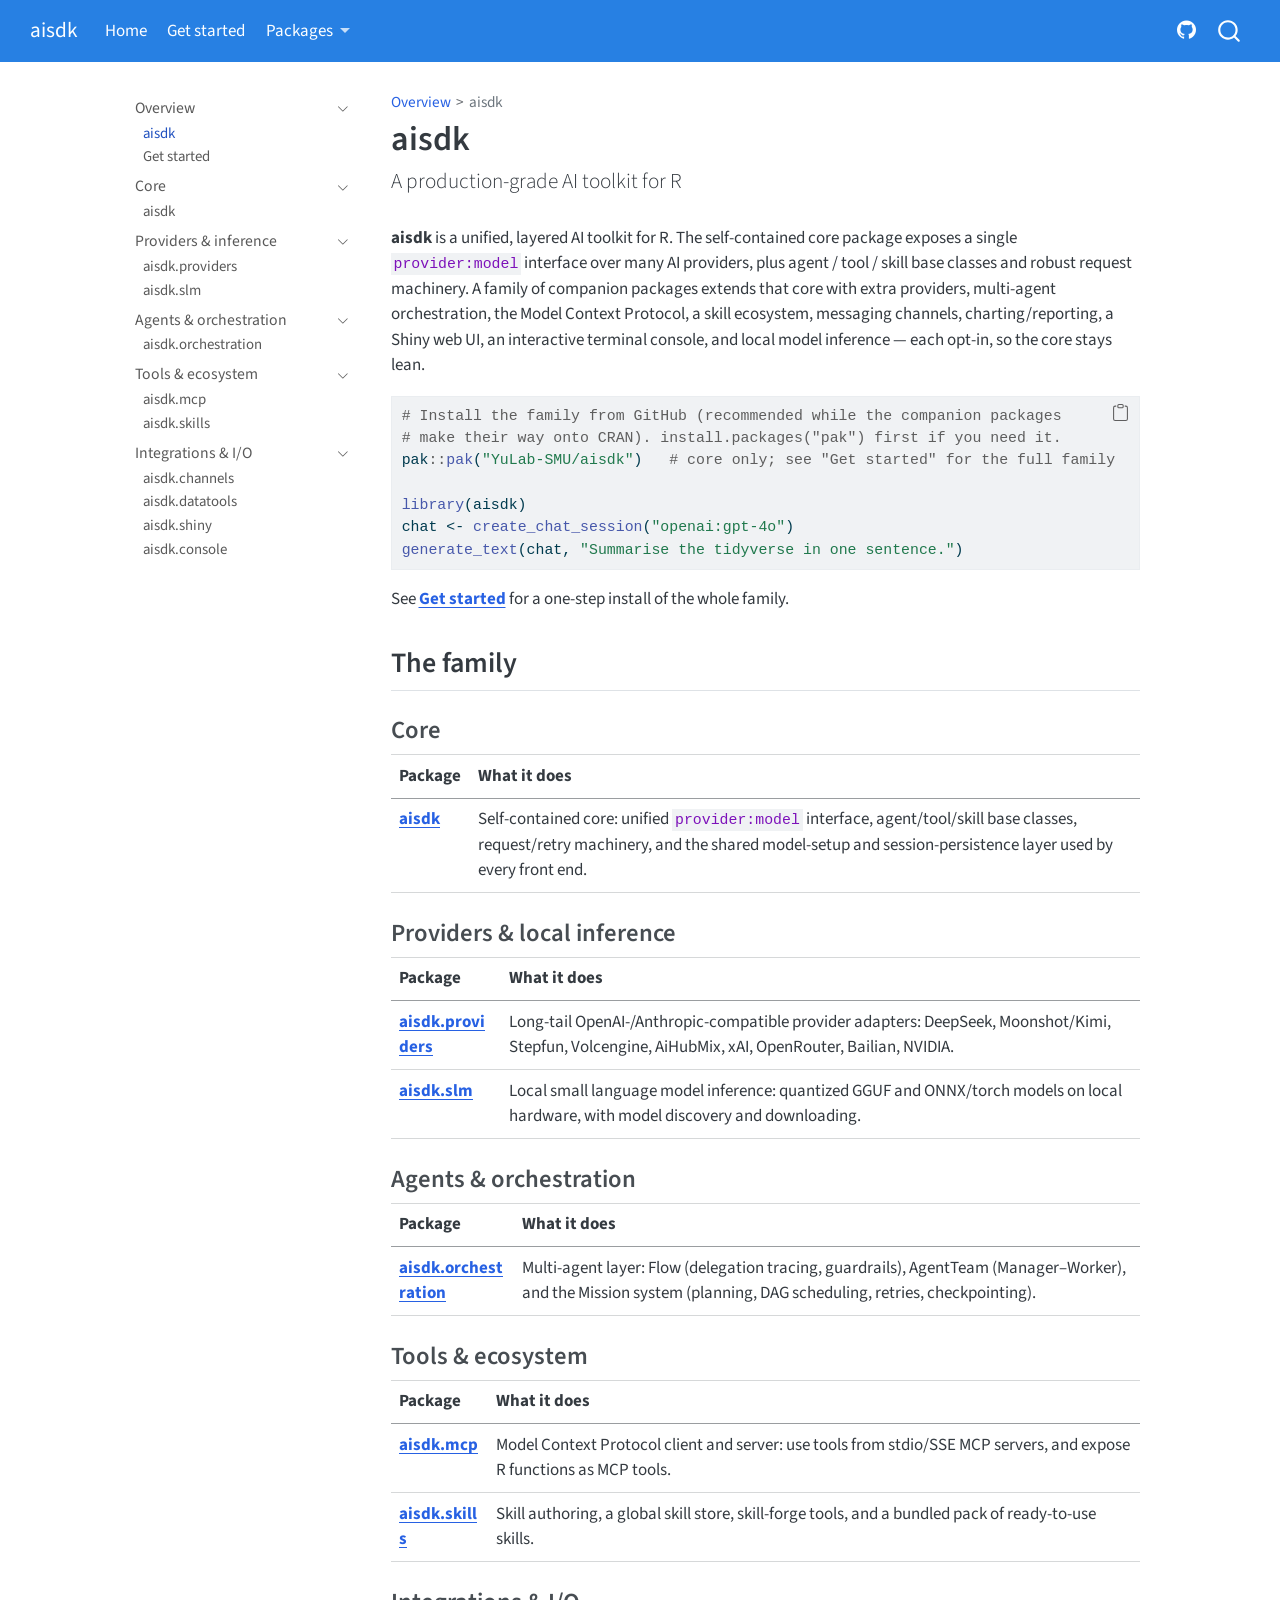
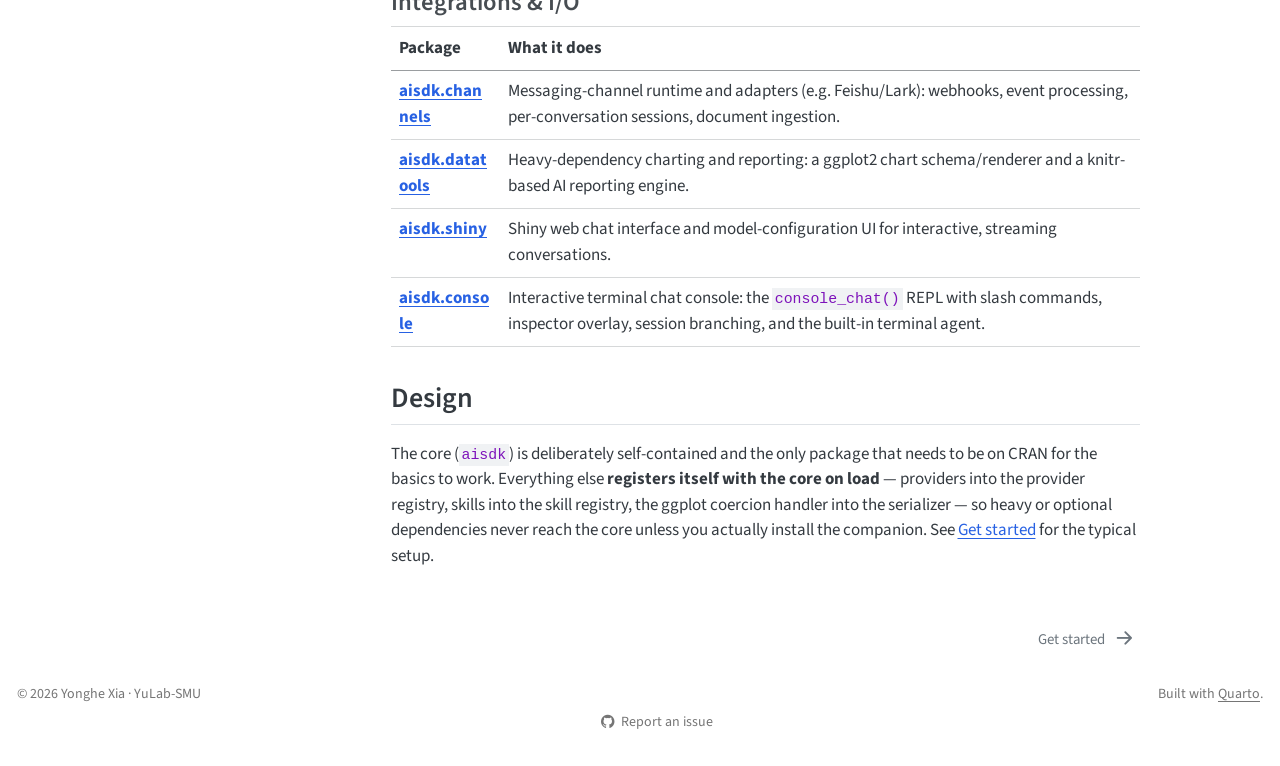
<file: index.html>
<!DOCTYPE html>
<html xmlns="http://www.w3.org/1999/xhtml" lang="en" xml:lang="en"><head>

<meta charset="utf-8">
<meta name="generator" content="quarto-1.9.38">

<meta name="viewport" content="width=device-width, initial-scale=1.0, user-scalable=yes">


<title>aisdk</title>
<style>
/* Default styles provided by pandoc.
** See https://pandoc.org/MANUAL.html#variables-for-html for config info.
*/
code{white-space: pre-wrap;}
span.smallcaps{font-variant: small-caps;}
div.columns{display: flex; gap: min(4vw, 1.5em);}
div.column{flex: auto; overflow-x: auto;}
div.hanging-indent{margin-left: 1.5em; text-indent: -1.5em;}
ul.task-list{list-style: none;}
ul.task-list li input[type="checkbox"] {
  width: 0.8em;
  margin: 0 0.8em 0.2em -1em; /* quarto-specific, see https://github.com/quarto-dev/quarto-cli/issues/4556 */ 
  vertical-align: middle;
}
/* CSS for syntax highlighting */
html { -webkit-text-size-adjust: 100%; }
pre > code.sourceCode { white-space: pre; position: relative; }
pre > code.sourceCode > span { display: inline-block; line-height: 1.25; }
pre > code.sourceCode > span:empty { height: 1.2em; }
.sourceCode { overflow: visible; }
code.sourceCode > span { color: inherit; text-decoration: inherit; }
div.sourceCode { margin: 1em 0; }
pre.sourceCode { margin: 0; }
@media screen {
div.sourceCode { overflow: auto; }
}
@media print {
pre > code.sourceCode { white-space: pre-wrap; }
pre > code.sourceCode > span { text-indent: -5em; padding-left: 5em; }
}
pre.numberSource code
  { counter-reset: source-line 0; }
pre.numberSource code > span
  { position: relative; left: -4em; counter-increment: source-line; }
pre.numberSource code > span > a:first-child::before
  { content: counter(source-line);
    position: relative; left: -1em; text-align: right; vertical-align: baseline;
    border: none; display: inline-block;
    -webkit-touch-callout: none; -webkit-user-select: none;
    -khtml-user-select: none; -moz-user-select: none;
    -ms-user-select: none; user-select: none;
    padding: 0 4px; width: 4em;
  }
pre.numberSource { margin-left: 3em;  padding-left: 4px; }
div.sourceCode
  {   }
@media screen {
pre > code.sourceCode > span > a:first-child::before { text-decoration: underline; }
}
</style>


<script src="site_libs/quarto-nav/quarto-nav.js"></script>
<script src="site_libs/quarto-nav/headroom.min.js"></script>
<script src="site_libs/clipboard/clipboard.min.js"></script>
<script src="site_libs/quarto-search/autocomplete.umd.js"></script>
<script src="site_libs/quarto-search/fuse.min.js"></script>
<script src="site_libs/quarto-search/quarto-search.js"></script>
<meta name="quarto:offset" content="./">
<link href="./getting-started.html" rel="next">
<script src="site_libs/quarto-html/quarto.js" type="module"></script>
<script src="site_libs/quarto-html/tabsets/tabsets.js" type="module"></script>
<script src="site_libs/quarto-html/popper.min.js"></script>
<script src="site_libs/quarto-html/tippy.umd.min.js"></script>
<script src="site_libs/quarto-html/anchor.min.js"></script>
<link href="site_libs/quarto-html/tippy.css" rel="stylesheet">
<link href="site_libs/quarto-html/quarto-syntax-highlighting-15634bcf2e68342d4ad2dfa704d543f6.css" rel="stylesheet" id="quarto-text-highlighting-styles">
<script src="site_libs/bootstrap/bootstrap.min.js"></script>
<link href="site_libs/bootstrap/bootstrap-icons.css" rel="stylesheet">
<link href="site_libs/bootstrap/bootstrap-e16872440047994247dd28c82fe9c6b4.min.css" rel="stylesheet" append-hash="true" id="quarto-bootstrap" data-mode="light">
<script id="quarto-search-options" type="application/json">{
  "location": "navbar",
  "copy-button": false,
  "collapse-after": 3,
  "panel-placement": "end",
  "type": "overlay",
  "limit": 50,
  "keyboard-shortcut": [
    "f",
    "/",
    "s"
  ],
  "show-item-context": false,
  "language": {
    "search-no-results-text": "No results",
    "search-matching-documents-text": "matching documents",
    "search-copy-link-title": "Copy link to search",
    "search-hide-matches-text": "Hide additional matches",
    "search-more-match-text": "more match in this document",
    "search-more-matches-text": "more matches in this document",
    "search-clear-button-title": "Clear",
    "search-text-placeholder": "",
    "search-detached-cancel-button-title": "Cancel",
    "search-submit-button-title": "Submit",
    "search-label": "Search"
  }
}</script>


</head>

<body class="nav-sidebar floating nav-fixed fullcontent quarto-light">

<div id="quarto-search-results"></div>
  <header id="quarto-header" class="headroom fixed-top">
    <nav class="navbar navbar-expand-lg " data-bs-theme="dark">
      <div class="navbar-container container-fluid">
      <div class="navbar-brand-container mx-auto">
    <a class="navbar-brand" href="./index.html">
    <span class="navbar-title">aisdk</span>
    </a>
  </div>
            <div id="quarto-search" class="" title="Search"></div>
          <button class="navbar-toggler" type="button" data-bs-toggle="collapse" data-bs-target="#navbarCollapse" aria-controls="navbarCollapse" role="menu" aria-expanded="false" aria-label="Toggle navigation" onclick="if (window.quartoToggleHeadroom) { window.quartoToggleHeadroom(); }">
  <span class="navbar-toggler-icon"></span>
</button>
          <div class="collapse navbar-collapse" id="navbarCollapse">
            <ul class="navbar-nav navbar-nav-scroll me-auto">
  <li class="nav-item">
    <a class="nav-link active" href="./index.html" aria-current="page"> 
<span class="menu-text">Home</span></a>
  </li>  
  <li class="nav-item">
    <a class="nav-link" href="./getting-started.html"> 
<span class="menu-text">Get started</span></a>
  </li>  
  <li class="nav-item dropdown ">
    <a class="nav-link dropdown-toggle" href="#" id="nav-menu-packages" role="link" data-bs-toggle="dropdown" aria-expanded="false">
 <span class="menu-text">Packages</span>
    </a>
    <ul class="dropdown-menu" aria-labelledby="nav-menu-packages">    
        <li>
    <a class="dropdown-item" href="./packages/aisdk.html">
 <span class="dropdown-text">aisdk — core</span></a>
  </li>  
        <li><hr class="dropdown-divider"></li>
        <li>
    <a class="dropdown-item" href="./packages/aisdk.providers.html">
 <span class="dropdown-text">aisdk.providers — provider adapters</span></a>
  </li>  
        <li>
    <a class="dropdown-item" href="./packages/aisdk.slm.html">
 <span class="dropdown-text">aisdk.slm — local inference</span></a>
  </li>  
        <li><hr class="dropdown-divider"></li>
        <li>
    <a class="dropdown-item" href="./packages/aisdk.orchestration.html">
 <span class="dropdown-text">aisdk.orchestration — multi-agent</span></a>
  </li>  
        <li>
    <a class="dropdown-item" href="./packages/aisdk.mcp.html">
 <span class="dropdown-text">aisdk.mcp — MCP client/server</span></a>
  </li>  
        <li>
    <a class="dropdown-item" href="./packages/aisdk.skills.html">
 <span class="dropdown-text">aisdk.skills — skill ecosystem</span></a>
  </li>  
        <li><hr class="dropdown-divider"></li>
        <li>
    <a class="dropdown-item" href="./packages/aisdk.channels.html">
 <span class="dropdown-text">aisdk.channels — messaging</span></a>
  </li>  
        <li>
    <a class="dropdown-item" href="./packages/aisdk.datatools.html">
 <span class="dropdown-text">aisdk.datatools — charts &amp; reports</span></a>
  </li>  
        <li>
    <a class="dropdown-item" href="./packages/aisdk.shiny.html">
 <span class="dropdown-text">aisdk.shiny — web UI</span></a>
  </li>  
        <li>
    <a class="dropdown-item" href="./packages/aisdk.console.html">
 <span class="dropdown-text">aisdk.console — terminal UI</span></a>
  </li>  
    </ul>
  </li>
</ul>
            <ul class="navbar-nav navbar-nav-scroll ms-auto">
  <li class="nav-item compact">
    <a class="nav-link" href="https://github.com/YuLab-SMU/aisdk"> <i class="bi bi-github" role="img" aria-label="GitHub">
</i> 
<span class="menu-text"></span></a>
  </li>  
</ul>
          </div> <!-- /navcollapse -->
            <div class="quarto-navbar-tools">
</div>
      </div> <!-- /container-fluid -->
    </nav>
  <nav class="quarto-secondary-nav">
    <div class="container-fluid d-flex">
      <button type="button" class="quarto-btn-toggle btn" data-bs-toggle="collapse" role="button" data-bs-target=".quarto-sidebar-collapse-item" aria-controls="quarto-sidebar" aria-expanded="false" aria-label="Toggle sidebar navigation" onclick="if (window.quartoToggleHeadroom) { window.quartoToggleHeadroom(); }">
        <i class="bi bi-layout-text-sidebar-reverse"></i>
      </button>
        <nav class="quarto-page-breadcrumbs" aria-label="breadcrumb"><ol class="breadcrumb"><li class="breadcrumb-item"><a href="./index.html">Overview</a></li><li class="breadcrumb-item"><a href="./index.html">aisdk</a></li></ol></nav>
        <a class="flex-grow-1" role="navigation" data-bs-toggle="collapse" data-bs-target=".quarto-sidebar-collapse-item" aria-controls="quarto-sidebar" aria-expanded="false" aria-label="Toggle sidebar navigation" onclick="if (window.quartoToggleHeadroom) { window.quartoToggleHeadroom(); }">      
        </a>
    </div>
  </nav>
</header>
<!-- content -->
<div id="quarto-content" class="quarto-container page-columns page-rows-contents page-layout-article page-navbar">
<!-- sidebar -->
  <nav id="quarto-sidebar" class="sidebar collapse collapse-horizontal quarto-sidebar-collapse-item sidebar-navigation floating overflow-auto">
    <div class="sidebar-menu-container"> 
    <ul class="list-unstyled mt-1">
        <li class="sidebar-item sidebar-item-section">
      <div class="sidebar-item-container"> 
            <a class="sidebar-item-text sidebar-link text-start" data-bs-toggle="collapse" data-bs-target="#quarto-sidebar-section-1" role="navigation" aria-expanded="true">
 <span class="menu-text">Overview</span></a>
          <a class="sidebar-item-toggle text-start" data-bs-toggle="collapse" data-bs-target="#quarto-sidebar-section-1" role="navigation" aria-expanded="true" aria-label="Toggle section">
            <i class="bi bi-chevron-right ms-2"></i>
          </a> 
      </div>
      <ul id="quarto-sidebar-section-1" class="collapse list-unstyled sidebar-section depth1 show">  
          <li class="sidebar-item">
  <div class="sidebar-item-container"> 
  <a href="./index.html" class="sidebar-item-text sidebar-link active">
 <span class="menu-text">aisdk</span></a>
  </div>
</li>
          <li class="sidebar-item">
  <div class="sidebar-item-container"> 
  <a href="./getting-started.html" class="sidebar-item-text sidebar-link">
 <span class="menu-text">Get started</span></a>
  </div>
</li>
      </ul>
  </li>
        <li class="sidebar-item sidebar-item-section">
      <div class="sidebar-item-container"> 
            <a class="sidebar-item-text sidebar-link text-start" data-bs-toggle="collapse" data-bs-target="#quarto-sidebar-section-2" role="navigation" aria-expanded="true">
 <span class="menu-text">Core</span></a>
          <a class="sidebar-item-toggle text-start" data-bs-toggle="collapse" data-bs-target="#quarto-sidebar-section-2" role="navigation" aria-expanded="true" aria-label="Toggle section">
            <i class="bi bi-chevron-right ms-2"></i>
          </a> 
      </div>
      <ul id="quarto-sidebar-section-2" class="collapse list-unstyled sidebar-section depth1 show">  
          <li class="sidebar-item">
  <div class="sidebar-item-container"> 
  <a href="./packages/aisdk.html" class="sidebar-item-text sidebar-link">
 <span class="menu-text">aisdk</span></a>
  </div>
</li>
      </ul>
  </li>
        <li class="sidebar-item sidebar-item-section">
      <div class="sidebar-item-container"> 
            <a class="sidebar-item-text sidebar-link text-start" data-bs-toggle="collapse" data-bs-target="#quarto-sidebar-section-3" role="navigation" aria-expanded="true">
 <span class="menu-text">Providers &amp; inference</span></a>
          <a class="sidebar-item-toggle text-start" data-bs-toggle="collapse" data-bs-target="#quarto-sidebar-section-3" role="navigation" aria-expanded="true" aria-label="Toggle section">
            <i class="bi bi-chevron-right ms-2"></i>
          </a> 
      </div>
      <ul id="quarto-sidebar-section-3" class="collapse list-unstyled sidebar-section depth1 show">  
          <li class="sidebar-item">
  <div class="sidebar-item-container"> 
  <a href="./packages/aisdk.providers.html" class="sidebar-item-text sidebar-link">
 <span class="menu-text">aisdk.providers</span></a>
  </div>
</li>
          <li class="sidebar-item">
  <div class="sidebar-item-container"> 
  <a href="./packages/aisdk.slm.html" class="sidebar-item-text sidebar-link">
 <span class="menu-text">aisdk.slm</span></a>
  </div>
</li>
      </ul>
  </li>
        <li class="sidebar-item sidebar-item-section">
      <div class="sidebar-item-container"> 
            <a class="sidebar-item-text sidebar-link text-start" data-bs-toggle="collapse" data-bs-target="#quarto-sidebar-section-4" role="navigation" aria-expanded="true">
 <span class="menu-text">Agents &amp; orchestration</span></a>
          <a class="sidebar-item-toggle text-start" data-bs-toggle="collapse" data-bs-target="#quarto-sidebar-section-4" role="navigation" aria-expanded="true" aria-label="Toggle section">
            <i class="bi bi-chevron-right ms-2"></i>
          </a> 
      </div>
      <ul id="quarto-sidebar-section-4" class="collapse list-unstyled sidebar-section depth1 show">  
          <li class="sidebar-item">
  <div class="sidebar-item-container"> 
  <a href="./packages/aisdk.orchestration.html" class="sidebar-item-text sidebar-link">
 <span class="menu-text">aisdk.orchestration</span></a>
  </div>
</li>
      </ul>
  </li>
        <li class="sidebar-item sidebar-item-section">
      <div class="sidebar-item-container"> 
            <a class="sidebar-item-text sidebar-link text-start" data-bs-toggle="collapse" data-bs-target="#quarto-sidebar-section-5" role="navigation" aria-expanded="true">
 <span class="menu-text">Tools &amp; ecosystem</span></a>
          <a class="sidebar-item-toggle text-start" data-bs-toggle="collapse" data-bs-target="#quarto-sidebar-section-5" role="navigation" aria-expanded="true" aria-label="Toggle section">
            <i class="bi bi-chevron-right ms-2"></i>
          </a> 
      </div>
      <ul id="quarto-sidebar-section-5" class="collapse list-unstyled sidebar-section depth1 show">  
          <li class="sidebar-item">
  <div class="sidebar-item-container"> 
  <a href="./packages/aisdk.mcp.html" class="sidebar-item-text sidebar-link">
 <span class="menu-text">aisdk.mcp</span></a>
  </div>
</li>
          <li class="sidebar-item">
  <div class="sidebar-item-container"> 
  <a href="./packages/aisdk.skills.html" class="sidebar-item-text sidebar-link">
 <span class="menu-text">aisdk.skills</span></a>
  </div>
</li>
      </ul>
  </li>
        <li class="sidebar-item sidebar-item-section">
      <div class="sidebar-item-container"> 
            <a class="sidebar-item-text sidebar-link text-start" data-bs-toggle="collapse" data-bs-target="#quarto-sidebar-section-6" role="navigation" aria-expanded="true">
 <span class="menu-text">Integrations &amp; I/O</span></a>
          <a class="sidebar-item-toggle text-start" data-bs-toggle="collapse" data-bs-target="#quarto-sidebar-section-6" role="navigation" aria-expanded="true" aria-label="Toggle section">
            <i class="bi bi-chevron-right ms-2"></i>
          </a> 
      </div>
      <ul id="quarto-sidebar-section-6" class="collapse list-unstyled sidebar-section depth1 show">  
          <li class="sidebar-item">
  <div class="sidebar-item-container"> 
  <a href="./packages/aisdk.channels.html" class="sidebar-item-text sidebar-link">
 <span class="menu-text">aisdk.channels</span></a>
  </div>
</li>
          <li class="sidebar-item">
  <div class="sidebar-item-container"> 
  <a href="./packages/aisdk.datatools.html" class="sidebar-item-text sidebar-link">
 <span class="menu-text">aisdk.datatools</span></a>
  </div>
</li>
          <li class="sidebar-item">
  <div class="sidebar-item-container"> 
  <a href="./packages/aisdk.shiny.html" class="sidebar-item-text sidebar-link">
 <span class="menu-text">aisdk.shiny</span></a>
  </div>
</li>
          <li class="sidebar-item">
  <div class="sidebar-item-container"> 
  <a href="./packages/aisdk.console.html" class="sidebar-item-text sidebar-link">
 <span class="menu-text">aisdk.console</span></a>
  </div>
</li>
      </ul>
  </li>
    </ul>
    </div>
</nav>
<div id="quarto-sidebar-glass" class="quarto-sidebar-collapse-item" data-bs-toggle="collapse" data-bs-target=".quarto-sidebar-collapse-item"></div>
<!-- margin-sidebar -->
    
<!-- main -->
<main class="content" id="quarto-document-content">

<header id="title-block-header" class="quarto-title-block default"><nav class="quarto-page-breadcrumbs quarto-title-breadcrumbs d-none d-lg-block" aria-label="breadcrumb"><ol class="breadcrumb"><li class="breadcrumb-item"><a href="./index.html">Overview</a></li><li class="breadcrumb-item"><a href="./index.html">aisdk</a></li></ol></nav>
<div class="quarto-title">
<h1 class="title">aisdk</h1>
<p class="subtitle lead">A production-grade AI toolkit for R</p>
</div>



<div class="quarto-title-meta">

    
  
    
  </div>
  


</header>


<p><strong>aisdk</strong> is a unified, layered AI toolkit for R. The self-contained core package exposes a single <code>provider:model</code> interface over many AI providers, plus agent / tool / skill base classes and robust request machinery. A family of companion packages extends that core with extra providers, multi-agent orchestration, the Model Context Protocol, a skill ecosystem, messaging channels, charting/reporting, a Shiny web UI, an interactive terminal console, and local model inference — each opt-in, so the core stays lean.</p>
<div class="code-copy-outer-scaffold"><div class="sourceCode" id="cb1"><pre class="sourceCode r code-with-copy"><code class="sourceCode r"><span id="cb1-1"><a href="#cb1-1" aria-hidden="true" tabindex="-1"></a><span class="co"># Install the family from GitHub (recommended while the companion packages</span></span>
<span id="cb1-2"><a href="#cb1-2" aria-hidden="true" tabindex="-1"></a><span class="co"># make their way onto CRAN). install.packages("pak") first if you need it.</span></span>
<span id="cb1-3"><a href="#cb1-3" aria-hidden="true" tabindex="-1"></a>pak<span class="sc">::</span><span class="fu">pak</span>(<span class="st">"YuLab-SMU/aisdk"</span>)   <span class="co"># core only; see "Get started" for the full family</span></span>
<span id="cb1-4"><a href="#cb1-4" aria-hidden="true" tabindex="-1"></a></span>
<span id="cb1-5"><a href="#cb1-5" aria-hidden="true" tabindex="-1"></a><span class="fu">library</span>(aisdk)</span>
<span id="cb1-6"><a href="#cb1-6" aria-hidden="true" tabindex="-1"></a>chat <span class="ot">&lt;-</span> <span class="fu">create_chat_session</span>(<span class="st">"openai:gpt-4o"</span>)</span>
<span id="cb1-7"><a href="#cb1-7" aria-hidden="true" tabindex="-1"></a><span class="fu">generate_text</span>(chat, <span class="st">"Summarise the tidyverse in one sentence."</span>)</span></code></pre></div><button title="Copy to Clipboard" class="code-copy-button"><i class="bi"></i></button></div>
<p>See <a href="./getting-started.html"><strong>Get started</strong></a> for a one-step install of the whole family.</p>
<section id="the-family" class="level2">
<h2 class="anchored" data-anchor-id="the-family">The family</h2>
<section id="core" class="level3">
<h3 class="anchored" data-anchor-id="core">Core</h3>
<table class="caption-top table">
<thead>
<tr class="header">
<th>Package</th>
<th>What it does</th>
</tr>
</thead>
<tbody>
<tr class="odd">
<td><a href="./packages/aisdk.html"><strong>aisdk</strong></a></td>
<td>Self-contained core: unified <code>provider:model</code> interface, agent/tool/skill base classes, request/retry machinery, and the shared model-setup and session-persistence layer used by every front end.</td>
</tr>
</tbody>
</table>
</section>
<section id="providers-local-inference" class="level3">
<h3 class="anchored" data-anchor-id="providers-local-inference">Providers &amp; local inference</h3>
<table class="caption-top table">
<thead>
<tr class="header">
<th>Package</th>
<th>What it does</th>
</tr>
</thead>
<tbody>
<tr class="odd">
<td><a href="./packages/aisdk.providers.html"><strong>aisdk.providers</strong></a></td>
<td>Long-tail OpenAI-/Anthropic-compatible provider adapters: DeepSeek, Moonshot/Kimi, Stepfun, Volcengine, AiHubMix, xAI, OpenRouter, Bailian, NVIDIA.</td>
</tr>
<tr class="even">
<td><a href="./packages/aisdk.slm.html"><strong>aisdk.slm</strong></a></td>
<td>Local small language model inference: quantized GGUF and ONNX/torch models on local hardware, with model discovery and downloading.</td>
</tr>
</tbody>
</table>
</section>
<section id="agents-orchestration" class="level3">
<h3 class="anchored" data-anchor-id="agents-orchestration">Agents &amp; orchestration</h3>
<table class="caption-top table">
<thead>
<tr class="header">
<th>Package</th>
<th>What it does</th>
</tr>
</thead>
<tbody>
<tr class="odd">
<td><a href="./packages/aisdk.orchestration.html"><strong>aisdk.orchestration</strong></a></td>
<td>Multi-agent layer: Flow (delegation tracing, guardrails), AgentTeam (Manager–Worker), and the Mission system (planning, DAG scheduling, retries, checkpointing).</td>
</tr>
</tbody>
</table>
</section>
<section id="tools-ecosystem" class="level3">
<h3 class="anchored" data-anchor-id="tools-ecosystem">Tools &amp; ecosystem</h3>
<table class="caption-top table">
<thead>
<tr class="header">
<th>Package</th>
<th>What it does</th>
</tr>
</thead>
<tbody>
<tr class="odd">
<td><a href="./packages/aisdk.mcp.html"><strong>aisdk.mcp</strong></a></td>
<td>Model Context Protocol client and server: use tools from stdio/SSE MCP servers, and expose R functions as MCP tools.</td>
</tr>
<tr class="even">
<td><a href="./packages/aisdk.skills.html"><strong>aisdk.skills</strong></a></td>
<td>Skill authoring, a global skill store, skill-forge tools, and a bundled pack of ready-to-use skills.</td>
</tr>
</tbody>
</table>
</section>
<section id="integrations-io" class="level3">
<h3 class="anchored" data-anchor-id="integrations-io">Integrations &amp; I/O</h3>
<table class="caption-top table">
<thead>
<tr class="header">
<th>Package</th>
<th>What it does</th>
</tr>
</thead>
<tbody>
<tr class="odd">
<td><a href="./packages/aisdk.channels.html"><strong>aisdk.channels</strong></a></td>
<td>Messaging-channel runtime and adapters (e.g.&nbsp;Feishu/Lark): webhooks, event processing, per-conversation sessions, document ingestion.</td>
</tr>
<tr class="even">
<td><a href="./packages/aisdk.datatools.html"><strong>aisdk.datatools</strong></a></td>
<td>Heavy-dependency charting and reporting: a ggplot2 chart schema/renderer and a knitr-based AI reporting engine.</td>
</tr>
<tr class="odd">
<td><a href="./packages/aisdk.shiny.html"><strong>aisdk.shiny</strong></a></td>
<td>Shiny web chat interface and model-configuration UI for interactive, streaming conversations.</td>
</tr>
<tr class="even">
<td><a href="./packages/aisdk.console.html"><strong>aisdk.console</strong></a></td>
<td>Interactive terminal chat console: the <code>console_chat()</code> REPL with slash commands, inspector overlay, session branching, and the built-in terminal agent.</td>
</tr>
</tbody>
</table>
</section>
</section>
<section id="design" class="level2">
<h2 class="anchored" data-anchor-id="design">Design</h2>
<p>The core (<code>aisdk</code>) is deliberately self-contained and the only package that needs to be on CRAN for the basics to work. Everything else <strong>registers itself with the core on load</strong> — providers into the provider registry, skills into the skill registry, the ggplot coercion handler into the serializer — so heavy or optional dependencies never reach the core unless you actually install the companion. See <a href="./getting-started.html">Get started</a> for the typical setup.</p>


</section>

</main> <!-- /main -->
<script id="quarto-html-after-body" type="application/javascript">
  window.document.addEventListener("DOMContentLoaded", function (event) {
    const icon = "";
    const anchorJS = new window.AnchorJS();
    anchorJS.options = {
      placement: 'right',
      icon: icon
    };
    anchorJS.add('.anchored');
    const isCodeAnnotation = (el) => {
      for (const clz of el.classList) {
        if (clz.startsWith('code-annotation-')) {                     
          return true;
        }
      }
      return false;
    }
    const onCopySuccess = function(e) {
      // button target
      const button = e.trigger;
      // don't keep focus
      button.blur();
      // flash "checked"
      button.classList.add('code-copy-button-checked');
      var currentTitle = button.getAttribute("title");
      button.setAttribute("title", "Copied!");
      let tooltip;
      if (window.bootstrap) {
        button.setAttribute("data-bs-toggle", "tooltip");
        button.setAttribute("data-bs-placement", "left");
        button.setAttribute("data-bs-title", "Copied!");
        tooltip = new bootstrap.Tooltip(button, 
          { trigger: "manual", 
            customClass: "code-copy-button-tooltip",
            offset: [0, -8]});
        tooltip.show();    
      }
      setTimeout(function() {
        if (tooltip) {
          tooltip.hide();
          button.removeAttribute("data-bs-title");
          button.removeAttribute("data-bs-toggle");
          button.removeAttribute("data-bs-placement");
        }
        button.setAttribute("title", currentTitle);
        button.classList.remove('code-copy-button-checked');
      }, 1000);
      // clear code selection
      e.clearSelection();
    }
    const getTextToCopy = function(trigger) {
      const outerScaffold = trigger.parentElement.cloneNode(true);
      const codeEl = outerScaffold.querySelector('code');
      for (const childEl of codeEl.children) {
        if (isCodeAnnotation(childEl)) {
          childEl.remove();
        }
      }
      return codeEl.innerText;
    }
    const clipboard = new window.ClipboardJS('.code-copy-button:not([data-in-quarto-modal])', {
      text: getTextToCopy
    });
    clipboard.on('success', onCopySuccess);
    if (window.document.getElementById('quarto-embedded-source-code-modal')) {
      const clipboardModal = new window.ClipboardJS('.code-copy-button[data-in-quarto-modal]', {
        text: getTextToCopy,
        container: window.document.getElementById('quarto-embedded-source-code-modal')
      });
      clipboardModal.on('success', onCopySuccess);
    }
      var localhostRegex = new RegExp(/^(?:http|https):\/\/localhost\:?[0-9]*\//);
      var mailtoRegex = new RegExp(/^mailto:/);
        var filterRegex = new RegExp("https:\/\/yulab-smu\.top\/aisdk-docs\/");
      var isInternal = (href) => {
          return filterRegex.test(href) || localhostRegex.test(href) || mailtoRegex.test(href);
      }
      // Inspect non-navigation links and adorn them if external
     var links = window.document.querySelectorAll('a[href]:not(.nav-link):not(.navbar-brand):not(.toc-action):not(.sidebar-link):not(.sidebar-item-toggle):not(.pagination-link):not(.no-external):not([aria-hidden]):not(.dropdown-item):not(.quarto-navigation-tool):not(.about-link)');
      for (var i=0; i<links.length; i++) {
        const link = links[i];
        if (!isInternal(link.href)) {
          // undo the damage that might have been done by quarto-nav.js in the case of
          // links that we want to consider external
          if (link.dataset.originalHref !== undefined) {
            link.href = link.dataset.originalHref;
          }
        }
      }
    function tippyHover(el, contentFn, onTriggerFn, onUntriggerFn) {
      const config = {
        allowHTML: true,
        maxWidth: 500,
        delay: 100,
        arrow: false,
        appendTo: function(el) {
            return el.parentElement;
        },
        interactive: true,
        interactiveBorder: 10,
        theme: 'quarto',
        placement: 'bottom-start',
      };
      if (contentFn) {
        config.content = contentFn;
      }
      if (onTriggerFn) {
        config.onTrigger = onTriggerFn;
      }
      if (onUntriggerFn) {
        config.onUntrigger = onUntriggerFn;
      }
      window.tippy(el, config); 
    }
    const noterefs = window.document.querySelectorAll('a[role="doc-noteref"]');
    for (var i=0; i<noterefs.length; i++) {
      const ref = noterefs[i];
      tippyHover(ref, function() {
        // use id or data attribute instead here
        let href = ref.getAttribute('data-footnote-href') || ref.getAttribute('href');
        try { href = new URL(href).hash; } catch {}
        const id = href.replace(/^#\/?/, "");
        const note = window.document.getElementById(id);
        if (note) {
          return note.innerHTML;
        } else {
          return "";
        }
      });
    }
    const xrefs = window.document.querySelectorAll('a.quarto-xref');
    const processXRef = (id, note) => {
      // Strip column container classes
      const stripColumnClz = (el) => {
        el.classList.remove("page-full", "page-columns");
        if (el.children) {
          for (const child of el.children) {
            stripColumnClz(child);
          }
        }
      }
      stripColumnClz(note)
      if (id === null || id.startsWith('sec-')) {
        // Special case sections, only their first couple elements
        const container = document.createElement("div");
        if (note.children && note.children.length > 2) {
          container.appendChild(note.children[0].cloneNode(true));
          for (let i = 1; i < note.children.length; i++) {
            const child = note.children[i];
            if (child.tagName === "P" && child.innerText === "") {
              continue;
            } else {
              container.appendChild(child.cloneNode(true));
              break;
            }
          }
          if (window.Quarto?.typesetMath) {
            window.Quarto.typesetMath(container);
          }
          return container.innerHTML
        } else {
          if (window.Quarto?.typesetMath) {
            window.Quarto.typesetMath(note);
          }
          return note.innerHTML;
        }
      } else {
        // Remove any anchor links if they are present
        const anchorLink = note.querySelector('a.anchorjs-link');
        if (anchorLink) {
          anchorLink.remove();
        }
        if (window.Quarto?.typesetMath) {
          window.Quarto.typesetMath(note);
        }
        if (note.classList.contains("callout")) {
          return note.outerHTML;
        } else {
          return note.innerHTML;
        }
      }
    }
    for (var i=0; i<xrefs.length; i++) {
      const xref = xrefs[i];
      tippyHover(xref, undefined, function(instance) {
        instance.disable();
        let url = xref.getAttribute('href');
        let hash = undefined; 
        if (url.startsWith('#')) {
          hash = url;
        } else {
          try { hash = new URL(url).hash; } catch {}
        }
        if (hash) {
          const id = hash.replace(/^#\/?/, "");
          const note = window.document.getElementById(id);
          if (note !== null) {
            try {
              const html = processXRef(id, note.cloneNode(true));
              instance.setContent(html);
            } finally {
              instance.enable();
              instance.show();
            }
          } else {
            // See if we can fetch this
            fetch(url.split('#')[0])
            .then(res => res.text())
            .then(html => {
              const parser = new DOMParser();
              const htmlDoc = parser.parseFromString(html, "text/html");
              const note = htmlDoc.getElementById(id);
              if (note !== null) {
                const html = processXRef(id, note);
                instance.setContent(html);
              } 
            }).finally(() => {
              instance.enable();
              instance.show();
            });
          }
        } else {
          // See if we can fetch a full url (with no hash to target)
          // This is a special case and we should probably do some content thinning / targeting
          fetch(url)
          .then(res => res.text())
          .then(html => {
            const parser = new DOMParser();
            const htmlDoc = parser.parseFromString(html, "text/html");
            const note = htmlDoc.querySelector('main.content');
            if (note !== null) {
              // This should only happen for chapter cross references
              // (since there is no id in the URL)
              // remove the first header
              if (note.children.length > 0 && note.children[0].tagName === "HEADER") {
                note.children[0].remove();
              }
              const html = processXRef(null, note);
              instance.setContent(html);
            } 
          }).finally(() => {
            instance.enable();
            instance.show();
          });
        }
      }, function(instance) {
      });
    }
        let selectedAnnoteEl;
        const selectorForAnnotation = ( cell, annotation) => {
          let cellAttr = 'data-code-cell="' + cell + '"';
          let lineAttr = 'data-code-annotation="' +  annotation + '"';
          const selector = 'span[' + cellAttr + '][' + lineAttr + ']';
          return selector;
        }
        const selectCodeLines = (annoteEl) => {
          const doc = window.document;
          const targetCell = annoteEl.getAttribute("data-target-cell");
          const targetAnnotation = annoteEl.getAttribute("data-target-annotation");
          const annoteSpan = window.document.querySelector(selectorForAnnotation(targetCell, targetAnnotation));
          const lines = annoteSpan.getAttribute("data-code-lines").split(",");
          const lineIds = lines.map((line) => {
            return targetCell + "-" + line;
          })
          let top = null;
          let height = null;
          let parent = null;
          if (lineIds.length > 0) {
              //compute the position of the single el (top and bottom and make a div)
              const el = window.document.getElementById(lineIds[0]);
              top = el.offsetTop;
              height = el.offsetHeight;
              parent = el.parentElement.parentElement;
            if (lineIds.length > 1) {
              const lastEl = window.document.getElementById(lineIds[lineIds.length - 1]);
              const bottom = lastEl.offsetTop + lastEl.offsetHeight;
              height = bottom - top;
            }
            if (top !== null && height !== null && parent !== null) {
              // cook up a div (if necessary) and position it 
              let div = window.document.getElementById("code-annotation-line-highlight");
              if (div === null) {
                div = window.document.createElement("div");
                div.setAttribute("id", "code-annotation-line-highlight");
                div.style.position = 'absolute';
                parent.appendChild(div);
              }
              div.style.top = top - 2 + "px";
              div.style.height = height + 4 + "px";
              div.style.left = 0;
              let gutterDiv = window.document.getElementById("code-annotation-line-highlight-gutter");
              if (gutterDiv === null) {
                gutterDiv = window.document.createElement("div");
                gutterDiv.setAttribute("id", "code-annotation-line-highlight-gutter");
                gutterDiv.style.position = 'absolute';
                const codeCell = window.document.getElementById(targetCell);
                const gutter = codeCell.querySelector('.code-annotation-gutter');
                gutter.appendChild(gutterDiv);
              }
              gutterDiv.style.top = top - 2 + "px";
              gutterDiv.style.height = height + 4 + "px";
            }
            selectedAnnoteEl = annoteEl;
          }
        };
        const unselectCodeLines = () => {
          const elementsIds = ["code-annotation-line-highlight", "code-annotation-line-highlight-gutter"];
          elementsIds.forEach((elId) => {
            const div = window.document.getElementById(elId);
            if (div) {
              div.remove();
            }
          });
          selectedAnnoteEl = undefined;
        };
          // Handle positioning of the toggle
      window.addEventListener(
        "resize",
        throttle(() => {
          elRect = undefined;
          if (selectedAnnoteEl) {
            selectCodeLines(selectedAnnoteEl);
          }
        }, 10)
      );
      function throttle(fn, ms) {
      let throttle = false;
      let timer;
        return (...args) => {
          if(!throttle) { // first call gets through
              fn.apply(this, args);
              throttle = true;
          } else { // all the others get throttled
              if(timer) clearTimeout(timer); // cancel #2
              timer = setTimeout(() => {
                fn.apply(this, args);
                timer = throttle = false;
              }, ms);
          }
        };
      }
        // Attach click handler to the DT
        const annoteDls = window.document.querySelectorAll('dt[data-target-cell]');
        for (const annoteDlNode of annoteDls) {
          annoteDlNode.addEventListener('click', (event) => {
            const clickedEl = event.target;
            if (clickedEl !== selectedAnnoteEl) {
              unselectCodeLines();
              const activeEl = window.document.querySelector('dt[data-target-cell].code-annotation-active');
              if (activeEl) {
                activeEl.classList.remove('code-annotation-active');
              }
              selectCodeLines(clickedEl);
              clickedEl.classList.add('code-annotation-active');
            } else {
              // Unselect the line
              unselectCodeLines();
              clickedEl.classList.remove('code-annotation-active');
            }
          });
        }
    const findCites = (el) => {
      const parentEl = el.parentElement;
      if (parentEl) {
        const cites = parentEl.dataset.cites;
        if (cites) {
          return {
            el,
            cites: cites.split(' ')
          };
        } else {
          return findCites(el.parentElement)
        }
      } else {
        return undefined;
      }
    };
    var bibliorefs = window.document.querySelectorAll('a[role="doc-biblioref"]');
    for (var i=0; i<bibliorefs.length; i++) {
      const ref = bibliorefs[i];
      const citeInfo = findCites(ref);
      if (citeInfo) {
        tippyHover(citeInfo.el, function() {
          var popup = window.document.createElement('div');
          citeInfo.cites.forEach(function(cite) {
            var citeDiv = window.document.createElement('div');
            citeDiv.classList.add('hanging-indent');
            citeDiv.classList.add('csl-entry');
            var biblioDiv = window.document.getElementById('ref-' + cite);
            if (biblioDiv) {
              citeDiv.innerHTML = biblioDiv.innerHTML;
            }
            popup.appendChild(citeDiv);
          });
          return popup.innerHTML;
        });
      }
    }
  });
  </script>
<nav class="page-navigation">
  <div class="nav-page nav-page-previous">
  </div>
  <div class="nav-page nav-page-next">
      <a href="./getting-started.html" class="pagination-link" aria-label="Get started">
        <span class="nav-page-text">Get started</span> <i class="bi bi-arrow-right-short"></i>
      </a>
  </div>
</nav>
</div> <!-- /content -->
<footer class="footer">
  <div class="nav-footer">
    <div class="nav-footer-left">
<p>© 2026 Yonghe Xia · YuLab-SMU</p>
</div>   
    <div class="nav-footer-center">
      &nbsp;
    <div class="toc-actions"><ul><li><a href="https://github.com/YuLab-SMU/aisdk-docs/issues/new" class="toc-action"><i class="bi bi-github"></i>Report an issue</a></li></ul></div></div>
    <div class="nav-footer-right">
<p>Built with <a href="https://quarto.org">Quarto</a>.</p>
</div>
  </div>
</footer>




</body></html>
</file>
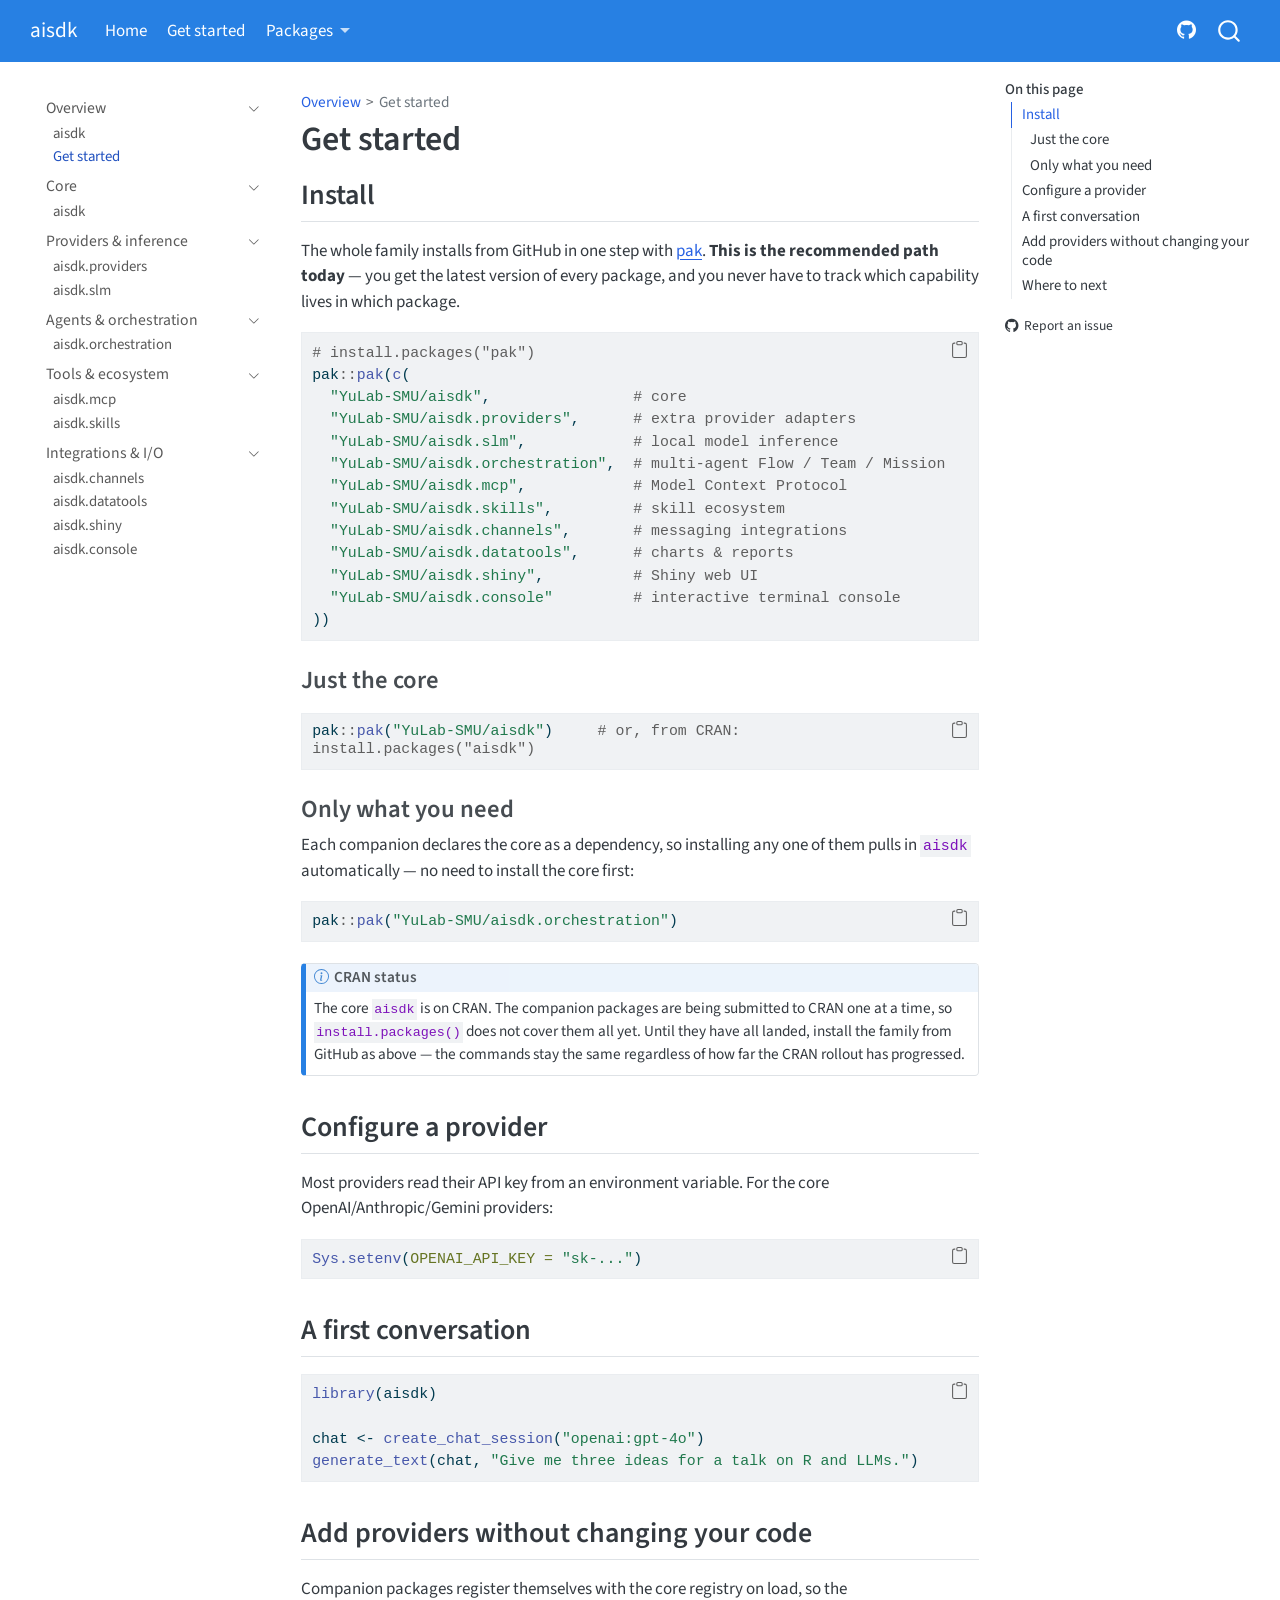
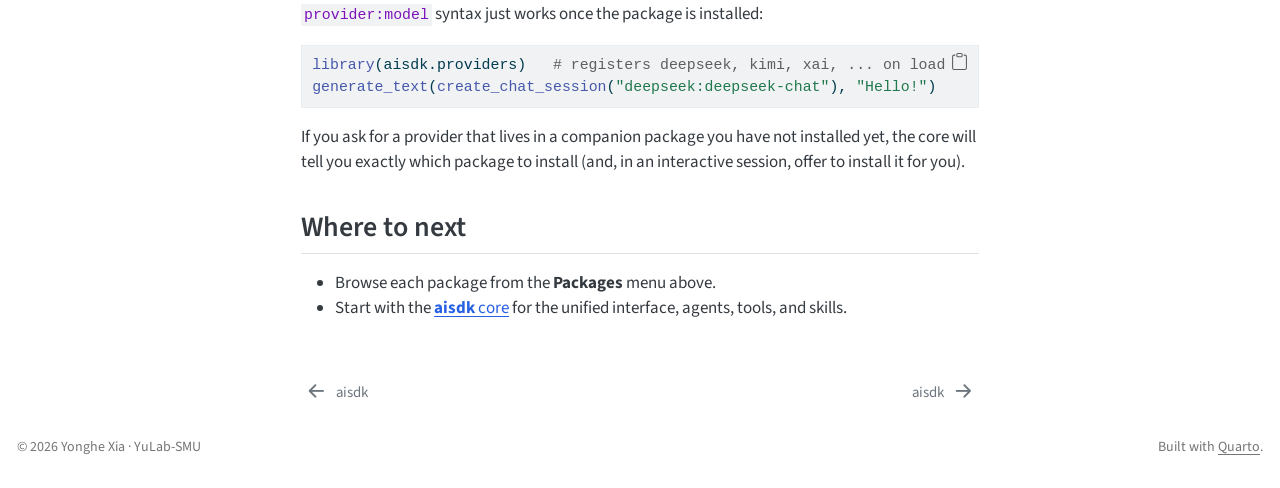
<file: getting-started.html>
<!DOCTYPE html>
<html xmlns="http://www.w3.org/1999/xhtml" lang="en" xml:lang="en"><head>

<meta charset="utf-8">
<meta name="generator" content="quarto-1.9.38">

<meta name="viewport" content="width=device-width, initial-scale=1.0, user-scalable=yes">


<title>Get started – aisdk</title>
<style>
/* Default styles provided by pandoc.
** See https://pandoc.org/MANUAL.html#variables-for-html for config info.
*/
code{white-space: pre-wrap;}
span.smallcaps{font-variant: small-caps;}
div.columns{display: flex; gap: min(4vw, 1.5em);}
div.column{flex: auto; overflow-x: auto;}
div.hanging-indent{margin-left: 1.5em; text-indent: -1.5em;}
ul.task-list{list-style: none;}
ul.task-list li input[type="checkbox"] {
  width: 0.8em;
  margin: 0 0.8em 0.2em -1em; /* quarto-specific, see https://github.com/quarto-dev/quarto-cli/issues/4556 */ 
  vertical-align: middle;
}
/* CSS for syntax highlighting */
html { -webkit-text-size-adjust: 100%; }
pre > code.sourceCode { white-space: pre; position: relative; }
pre > code.sourceCode > span { display: inline-block; line-height: 1.25; }
pre > code.sourceCode > span:empty { height: 1.2em; }
.sourceCode { overflow: visible; }
code.sourceCode > span { color: inherit; text-decoration: inherit; }
div.sourceCode { margin: 1em 0; }
pre.sourceCode { margin: 0; }
@media screen {
div.sourceCode { overflow: auto; }
}
@media print {
pre > code.sourceCode { white-space: pre-wrap; }
pre > code.sourceCode > span { text-indent: -5em; padding-left: 5em; }
}
pre.numberSource code
  { counter-reset: source-line 0; }
pre.numberSource code > span
  { position: relative; left: -4em; counter-increment: source-line; }
pre.numberSource code > span > a:first-child::before
  { content: counter(source-line);
    position: relative; left: -1em; text-align: right; vertical-align: baseline;
    border: none; display: inline-block;
    -webkit-touch-callout: none; -webkit-user-select: none;
    -khtml-user-select: none; -moz-user-select: none;
    -ms-user-select: none; user-select: none;
    padding: 0 4px; width: 4em;
  }
pre.numberSource { margin-left: 3em;  padding-left: 4px; }
div.sourceCode
  {   }
@media screen {
pre > code.sourceCode > span > a:first-child::before { text-decoration: underline; }
}
</style>


<script src="site_libs/quarto-nav/quarto-nav.js"></script>
<script src="site_libs/quarto-nav/headroom.min.js"></script>
<script src="site_libs/clipboard/clipboard.min.js"></script>
<script src="site_libs/quarto-search/autocomplete.umd.js"></script>
<script src="site_libs/quarto-search/fuse.min.js"></script>
<script src="site_libs/quarto-search/quarto-search.js"></script>
<meta name="quarto:offset" content="./">
<link href="./packages/aisdk.html" rel="next">
<link href="./index.html" rel="prev">
<script src="site_libs/quarto-html/quarto.js" type="module"></script>
<script src="site_libs/quarto-html/tabsets/tabsets.js" type="module"></script>
<script src="site_libs/quarto-html/popper.min.js"></script>
<script src="site_libs/quarto-html/tippy.umd.min.js"></script>
<script src="site_libs/quarto-html/anchor.min.js"></script>
<link href="site_libs/quarto-html/tippy.css" rel="stylesheet">
<link href="site_libs/quarto-html/quarto-syntax-highlighting-15634bcf2e68342d4ad2dfa704d543f6.css" rel="stylesheet" id="quarto-text-highlighting-styles">
<script src="site_libs/bootstrap/bootstrap.min.js"></script>
<link href="site_libs/bootstrap/bootstrap-icons.css" rel="stylesheet">
<link href="site_libs/bootstrap/bootstrap-e16872440047994247dd28c82fe9c6b4.min.css" rel="stylesheet" append-hash="true" id="quarto-bootstrap" data-mode="light">
<script id="quarto-search-options" type="application/json">{
  "location": "navbar",
  "copy-button": false,
  "collapse-after": 3,
  "panel-placement": "end",
  "type": "overlay",
  "limit": 50,
  "keyboard-shortcut": [
    "f",
    "/",
    "s"
  ],
  "show-item-context": false,
  "language": {
    "search-no-results-text": "No results",
    "search-matching-documents-text": "matching documents",
    "search-copy-link-title": "Copy link to search",
    "search-hide-matches-text": "Hide additional matches",
    "search-more-match-text": "more match in this document",
    "search-more-matches-text": "more matches in this document",
    "search-clear-button-title": "Clear",
    "search-text-placeholder": "",
    "search-detached-cancel-button-title": "Cancel",
    "search-submit-button-title": "Submit",
    "search-label": "Search"
  }
}</script>


</head>

<body class="nav-sidebar floating nav-fixed quarto-light">

<div id="quarto-search-results"></div>
  <header id="quarto-header" class="headroom fixed-top">
    <nav class="navbar navbar-expand-lg " data-bs-theme="dark">
      <div class="navbar-container container-fluid">
      <div class="navbar-brand-container mx-auto">
    <a class="navbar-brand" href="./index.html">
    <span class="navbar-title">aisdk</span>
    </a>
  </div>
            <div id="quarto-search" class="" title="Search"></div>
          <button class="navbar-toggler" type="button" data-bs-toggle="collapse" data-bs-target="#navbarCollapse" aria-controls="navbarCollapse" role="menu" aria-expanded="false" aria-label="Toggle navigation" onclick="if (window.quartoToggleHeadroom) { window.quartoToggleHeadroom(); }">
  <span class="navbar-toggler-icon"></span>
</button>
          <div class="collapse navbar-collapse" id="navbarCollapse">
            <ul class="navbar-nav navbar-nav-scroll me-auto">
  <li class="nav-item">
    <a class="nav-link active" href="./index.html" aria-current="page"> 
<span class="menu-text">Home</span></a>
  </li>  
  <li class="nav-item">
    <a class="nav-link" href="./getting-started.html"> 
<span class="menu-text">Get started</span></a>
  </li>  
  <li class="nav-item dropdown ">
    <a class="nav-link dropdown-toggle" href="#" id="nav-menu-packages" role="link" data-bs-toggle="dropdown" aria-expanded="false">
 <span class="menu-text">Packages</span>
    </a>
    <ul class="dropdown-menu" aria-labelledby="nav-menu-packages">    
        <li>
    <a class="dropdown-item" href="./packages/aisdk.html">
 <span class="dropdown-text">aisdk — core</span></a>
  </li>  
        <li><hr class="dropdown-divider"></li>
        <li>
    <a class="dropdown-item" href="./packages/aisdk.providers.html">
 <span class="dropdown-text">aisdk.providers — provider adapters</span></a>
  </li>  
        <li>
    <a class="dropdown-item" href="./packages/aisdk.slm.html">
 <span class="dropdown-text">aisdk.slm — local inference</span></a>
  </li>  
        <li><hr class="dropdown-divider"></li>
        <li>
    <a class="dropdown-item" href="./packages/aisdk.orchestration.html">
 <span class="dropdown-text">aisdk.orchestration — multi-agent</span></a>
  </li>  
        <li>
    <a class="dropdown-item" href="./packages/aisdk.mcp.html">
 <span class="dropdown-text">aisdk.mcp — MCP client/server</span></a>
  </li>  
        <li>
    <a class="dropdown-item" href="./packages/aisdk.skills.html">
 <span class="dropdown-text">aisdk.skills — skill ecosystem</span></a>
  </li>  
        <li><hr class="dropdown-divider"></li>
        <li>
    <a class="dropdown-item" href="./packages/aisdk.channels.html">
 <span class="dropdown-text">aisdk.channels — messaging</span></a>
  </li>  
        <li>
    <a class="dropdown-item" href="./packages/aisdk.datatools.html">
 <span class="dropdown-text">aisdk.datatools — charts &amp; reports</span></a>
  </li>  
        <li>
    <a class="dropdown-item" href="./packages/aisdk.shiny.html">
 <span class="dropdown-text">aisdk.shiny — web UI</span></a>
  </li>  
        <li>
    <a class="dropdown-item" href="./packages/aisdk.console.html">
 <span class="dropdown-text">aisdk.console — terminal UI</span></a>
  </li>  
    </ul>
  </li>
</ul>
            <ul class="navbar-nav navbar-nav-scroll ms-auto">
  <li class="nav-item compact">
    <a class="nav-link" href="https://github.com/YuLab-SMU/aisdk"> <i class="bi bi-github" role="img" aria-label="GitHub">
</i> 
<span class="menu-text"></span></a>
  </li>  
</ul>
          </div> <!-- /navcollapse -->
            <div class="quarto-navbar-tools">
</div>
      </div> <!-- /container-fluid -->
    </nav>
  <nav class="quarto-secondary-nav">
    <div class="container-fluid d-flex">
      <button type="button" class="quarto-btn-toggle btn" data-bs-toggle="collapse" role="button" data-bs-target=".quarto-sidebar-collapse-item" aria-controls="quarto-sidebar" aria-expanded="false" aria-label="Toggle sidebar navigation" onclick="if (window.quartoToggleHeadroom) { window.quartoToggleHeadroom(); }">
        <i class="bi bi-layout-text-sidebar-reverse"></i>
      </button>
        <nav class="quarto-page-breadcrumbs" aria-label="breadcrumb"><ol class="breadcrumb"><li class="breadcrumb-item"><a href="./index.html">Overview</a></li><li class="breadcrumb-item"><a href="./getting-started.html">Get started</a></li></ol></nav>
        <a class="flex-grow-1" role="navigation" data-bs-toggle="collapse" data-bs-target=".quarto-sidebar-collapse-item" aria-controls="quarto-sidebar" aria-expanded="false" aria-label="Toggle sidebar navigation" onclick="if (window.quartoToggleHeadroom) { window.quartoToggleHeadroom(); }">      
        </a>
    </div>
  </nav>
</header>
<!-- content -->
<div id="quarto-content" class="quarto-container page-columns page-rows-contents page-layout-article page-navbar">
<!-- sidebar -->
  <nav id="quarto-sidebar" class="sidebar collapse collapse-horizontal quarto-sidebar-collapse-item sidebar-navigation floating overflow-auto">
    <div class="sidebar-menu-container"> 
    <ul class="list-unstyled mt-1">
        <li class="sidebar-item sidebar-item-section">
      <div class="sidebar-item-container"> 
            <a class="sidebar-item-text sidebar-link text-start" data-bs-toggle="collapse" data-bs-target="#quarto-sidebar-section-1" role="navigation" aria-expanded="true">
 <span class="menu-text">Overview</span></a>
          <a class="sidebar-item-toggle text-start" data-bs-toggle="collapse" data-bs-target="#quarto-sidebar-section-1" role="navigation" aria-expanded="true" aria-label="Toggle section">
            <i class="bi bi-chevron-right ms-2"></i>
          </a> 
      </div>
      <ul id="quarto-sidebar-section-1" class="collapse list-unstyled sidebar-section depth1 show">  
          <li class="sidebar-item">
  <div class="sidebar-item-container"> 
  <a href="./index.html" class="sidebar-item-text sidebar-link">
 <span class="menu-text">aisdk</span></a>
  </div>
</li>
          <li class="sidebar-item">
  <div class="sidebar-item-container"> 
  <a href="./getting-started.html" class="sidebar-item-text sidebar-link active">
 <span class="menu-text">Get started</span></a>
  </div>
</li>
      </ul>
  </li>
        <li class="sidebar-item sidebar-item-section">
      <div class="sidebar-item-container"> 
            <a class="sidebar-item-text sidebar-link text-start" data-bs-toggle="collapse" data-bs-target="#quarto-sidebar-section-2" role="navigation" aria-expanded="true">
 <span class="menu-text">Core</span></a>
          <a class="sidebar-item-toggle text-start" data-bs-toggle="collapse" data-bs-target="#quarto-sidebar-section-2" role="navigation" aria-expanded="true" aria-label="Toggle section">
            <i class="bi bi-chevron-right ms-2"></i>
          </a> 
      </div>
      <ul id="quarto-sidebar-section-2" class="collapse list-unstyled sidebar-section depth1 show">  
          <li class="sidebar-item">
  <div class="sidebar-item-container"> 
  <a href="./packages/aisdk.html" class="sidebar-item-text sidebar-link">
 <span class="menu-text">aisdk</span></a>
  </div>
</li>
      </ul>
  </li>
        <li class="sidebar-item sidebar-item-section">
      <div class="sidebar-item-container"> 
            <a class="sidebar-item-text sidebar-link text-start" data-bs-toggle="collapse" data-bs-target="#quarto-sidebar-section-3" role="navigation" aria-expanded="true">
 <span class="menu-text">Providers &amp; inference</span></a>
          <a class="sidebar-item-toggle text-start" data-bs-toggle="collapse" data-bs-target="#quarto-sidebar-section-3" role="navigation" aria-expanded="true" aria-label="Toggle section">
            <i class="bi bi-chevron-right ms-2"></i>
          </a> 
      </div>
      <ul id="quarto-sidebar-section-3" class="collapse list-unstyled sidebar-section depth1 show">  
          <li class="sidebar-item">
  <div class="sidebar-item-container"> 
  <a href="./packages/aisdk.providers.html" class="sidebar-item-text sidebar-link">
 <span class="menu-text">aisdk.providers</span></a>
  </div>
</li>
          <li class="sidebar-item">
  <div class="sidebar-item-container"> 
  <a href="./packages/aisdk.slm.html" class="sidebar-item-text sidebar-link">
 <span class="menu-text">aisdk.slm</span></a>
  </div>
</li>
      </ul>
  </li>
        <li class="sidebar-item sidebar-item-section">
      <div class="sidebar-item-container"> 
            <a class="sidebar-item-text sidebar-link text-start" data-bs-toggle="collapse" data-bs-target="#quarto-sidebar-section-4" role="navigation" aria-expanded="true">
 <span class="menu-text">Agents &amp; orchestration</span></a>
          <a class="sidebar-item-toggle text-start" data-bs-toggle="collapse" data-bs-target="#quarto-sidebar-section-4" role="navigation" aria-expanded="true" aria-label="Toggle section">
            <i class="bi bi-chevron-right ms-2"></i>
          </a> 
      </div>
      <ul id="quarto-sidebar-section-4" class="collapse list-unstyled sidebar-section depth1 show">  
          <li class="sidebar-item">
  <div class="sidebar-item-container"> 
  <a href="./packages/aisdk.orchestration.html" class="sidebar-item-text sidebar-link">
 <span class="menu-text">aisdk.orchestration</span></a>
  </div>
</li>
      </ul>
  </li>
        <li class="sidebar-item sidebar-item-section">
      <div class="sidebar-item-container"> 
            <a class="sidebar-item-text sidebar-link text-start" data-bs-toggle="collapse" data-bs-target="#quarto-sidebar-section-5" role="navigation" aria-expanded="true">
 <span class="menu-text">Tools &amp; ecosystem</span></a>
          <a class="sidebar-item-toggle text-start" data-bs-toggle="collapse" data-bs-target="#quarto-sidebar-section-5" role="navigation" aria-expanded="true" aria-label="Toggle section">
            <i class="bi bi-chevron-right ms-2"></i>
          </a> 
      </div>
      <ul id="quarto-sidebar-section-5" class="collapse list-unstyled sidebar-section depth1 show">  
          <li class="sidebar-item">
  <div class="sidebar-item-container"> 
  <a href="./packages/aisdk.mcp.html" class="sidebar-item-text sidebar-link">
 <span class="menu-text">aisdk.mcp</span></a>
  </div>
</li>
          <li class="sidebar-item">
  <div class="sidebar-item-container"> 
  <a href="./packages/aisdk.skills.html" class="sidebar-item-text sidebar-link">
 <span class="menu-text">aisdk.skills</span></a>
  </div>
</li>
      </ul>
  </li>
        <li class="sidebar-item sidebar-item-section">
      <div class="sidebar-item-container"> 
            <a class="sidebar-item-text sidebar-link text-start" data-bs-toggle="collapse" data-bs-target="#quarto-sidebar-section-6" role="navigation" aria-expanded="true">
 <span class="menu-text">Integrations &amp; I/O</span></a>
          <a class="sidebar-item-toggle text-start" data-bs-toggle="collapse" data-bs-target="#quarto-sidebar-section-6" role="navigation" aria-expanded="true" aria-label="Toggle section">
            <i class="bi bi-chevron-right ms-2"></i>
          </a> 
      </div>
      <ul id="quarto-sidebar-section-6" class="collapse list-unstyled sidebar-section depth1 show">  
          <li class="sidebar-item">
  <div class="sidebar-item-container"> 
  <a href="./packages/aisdk.channels.html" class="sidebar-item-text sidebar-link">
 <span class="menu-text">aisdk.channels</span></a>
  </div>
</li>
          <li class="sidebar-item">
  <div class="sidebar-item-container"> 
  <a href="./packages/aisdk.datatools.html" class="sidebar-item-text sidebar-link">
 <span class="menu-text">aisdk.datatools</span></a>
  </div>
</li>
          <li class="sidebar-item">
  <div class="sidebar-item-container"> 
  <a href="./packages/aisdk.shiny.html" class="sidebar-item-text sidebar-link">
 <span class="menu-text">aisdk.shiny</span></a>
  </div>
</li>
          <li class="sidebar-item">
  <div class="sidebar-item-container"> 
  <a href="./packages/aisdk.console.html" class="sidebar-item-text sidebar-link">
 <span class="menu-text">aisdk.console</span></a>
  </div>
</li>
      </ul>
  </li>
    </ul>
    </div>
</nav>
<div id="quarto-sidebar-glass" class="quarto-sidebar-collapse-item" data-bs-toggle="collapse" data-bs-target=".quarto-sidebar-collapse-item"></div>
<!-- margin-sidebar -->
    <div id="quarto-margin-sidebar" class="sidebar margin-sidebar">
        <nav id="TOC" role="doc-toc" class="toc-active">
    <h2 id="toc-title">On this page</h2>
   
  <ul>
  <li><a href="#install" id="toc-install" class="nav-link active" data-scroll-target="#install">Install</a>
  <ul class="collapse">
  <li><a href="#just-the-core" id="toc-just-the-core" class="nav-link" data-scroll-target="#just-the-core">Just the core</a></li>
  <li><a href="#only-what-you-need" id="toc-only-what-you-need" class="nav-link" data-scroll-target="#only-what-you-need">Only what you need</a></li>
  </ul></li>
  <li><a href="#configure-a-provider" id="toc-configure-a-provider" class="nav-link" data-scroll-target="#configure-a-provider">Configure a provider</a></li>
  <li><a href="#a-first-conversation" id="toc-a-first-conversation" class="nav-link" data-scroll-target="#a-first-conversation">A first conversation</a></li>
  <li><a href="#add-providers-without-changing-your-code" id="toc-add-providers-without-changing-your-code" class="nav-link" data-scroll-target="#add-providers-without-changing-your-code">Add providers without changing your code</a></li>
  <li><a href="#where-to-next" id="toc-where-to-next" class="nav-link" data-scroll-target="#where-to-next">Where to next</a></li>
  </ul>
<div class="toc-actions"><ul><li><a href="https://github.com/YuLab-SMU/aisdk-docs/issues/new" class="toc-action"><i class="bi bi-github"></i>Report an issue</a></li></ul></div></nav>
    </div>
<!-- main -->
<main class="content" id="quarto-document-content">

<header id="title-block-header" class="quarto-title-block default"><nav class="quarto-page-breadcrumbs quarto-title-breadcrumbs d-none d-lg-block" aria-label="breadcrumb"><ol class="breadcrumb"><li class="breadcrumb-item"><a href="./index.html">Overview</a></li><li class="breadcrumb-item"><a href="./getting-started.html">Get started</a></li></ol></nav>
<div class="quarto-title">
<h1 class="title">Get started</h1>
</div>



<div class="quarto-title-meta">

    
  
    
  </div>
  


</header>


<section id="install" class="level2">
<h2 class="anchored" data-anchor-id="install">Install</h2>
<p>The whole family installs from GitHub in one step with <a href="https://pak.r-lib.org/">pak</a>. <strong>This is the recommended path today</strong> — you get the latest version of every package, and you never have to track which capability lives in which package.</p>
<div class="code-copy-outer-scaffold"><div class="sourceCode" id="cb1"><pre class="sourceCode r code-with-copy"><code class="sourceCode r"><span id="cb1-1"><a href="#cb1-1" aria-hidden="true" tabindex="-1"></a><span class="co"># install.packages("pak")</span></span>
<span id="cb1-2"><a href="#cb1-2" aria-hidden="true" tabindex="-1"></a>pak<span class="sc">::</span><span class="fu">pak</span>(<span class="fu">c</span>(</span>
<span id="cb1-3"><a href="#cb1-3" aria-hidden="true" tabindex="-1"></a>  <span class="st">"YuLab-SMU/aisdk"</span>,                <span class="co"># core</span></span>
<span id="cb1-4"><a href="#cb1-4" aria-hidden="true" tabindex="-1"></a>  <span class="st">"YuLab-SMU/aisdk.providers"</span>,      <span class="co"># extra provider adapters</span></span>
<span id="cb1-5"><a href="#cb1-5" aria-hidden="true" tabindex="-1"></a>  <span class="st">"YuLab-SMU/aisdk.slm"</span>,            <span class="co"># local model inference</span></span>
<span id="cb1-6"><a href="#cb1-6" aria-hidden="true" tabindex="-1"></a>  <span class="st">"YuLab-SMU/aisdk.orchestration"</span>,  <span class="co"># multi-agent Flow / Team / Mission</span></span>
<span id="cb1-7"><a href="#cb1-7" aria-hidden="true" tabindex="-1"></a>  <span class="st">"YuLab-SMU/aisdk.mcp"</span>,            <span class="co"># Model Context Protocol</span></span>
<span id="cb1-8"><a href="#cb1-8" aria-hidden="true" tabindex="-1"></a>  <span class="st">"YuLab-SMU/aisdk.skills"</span>,         <span class="co"># skill ecosystem</span></span>
<span id="cb1-9"><a href="#cb1-9" aria-hidden="true" tabindex="-1"></a>  <span class="st">"YuLab-SMU/aisdk.channels"</span>,       <span class="co"># messaging integrations</span></span>
<span id="cb1-10"><a href="#cb1-10" aria-hidden="true" tabindex="-1"></a>  <span class="st">"YuLab-SMU/aisdk.datatools"</span>,      <span class="co"># charts &amp; reports</span></span>
<span id="cb1-11"><a href="#cb1-11" aria-hidden="true" tabindex="-1"></a>  <span class="st">"YuLab-SMU/aisdk.shiny"</span>,          <span class="co"># Shiny web UI</span></span>
<span id="cb1-12"><a href="#cb1-12" aria-hidden="true" tabindex="-1"></a>  <span class="st">"YuLab-SMU/aisdk.console"</span>         <span class="co"># interactive terminal console</span></span>
<span id="cb1-13"><a href="#cb1-13" aria-hidden="true" tabindex="-1"></a>))</span></code></pre></div><button title="Copy to Clipboard" class="code-copy-button"><i class="bi"></i></button></div>
<section id="just-the-core" class="level3">
<h3 class="anchored" data-anchor-id="just-the-core">Just the core</h3>
<div class="code-copy-outer-scaffold"><div class="sourceCode" id="cb2"><pre class="sourceCode r code-with-copy"><code class="sourceCode r"><span id="cb2-1"><a href="#cb2-1" aria-hidden="true" tabindex="-1"></a>pak<span class="sc">::</span><span class="fu">pak</span>(<span class="st">"YuLab-SMU/aisdk"</span>)     <span class="co"># or, from CRAN: install.packages("aisdk")</span></span></code></pre></div><button title="Copy to Clipboard" class="code-copy-button"><i class="bi"></i></button></div>
</section>
<section id="only-what-you-need" class="level3">
<h3 class="anchored" data-anchor-id="only-what-you-need">Only what you need</h3>
<p>Each companion declares the core as a dependency, so installing any one of them pulls in <code>aisdk</code> automatically — no need to install the core first:</p>
<div class="code-copy-outer-scaffold"><div class="sourceCode" id="cb3"><pre class="sourceCode r code-with-copy"><code class="sourceCode r"><span id="cb3-1"><a href="#cb3-1" aria-hidden="true" tabindex="-1"></a>pak<span class="sc">::</span><span class="fu">pak</span>(<span class="st">"YuLab-SMU/aisdk.orchestration"</span>)</span></code></pre></div><button title="Copy to Clipboard" class="code-copy-button"><i class="bi"></i></button></div>
<div class="callout callout-style-default callout-note callout-titled">
<div class="callout-header d-flex align-content-center">
<div class="callout-icon-container">
<i class="callout-icon"></i>
</div>
<div class="callout-title-container flex-fill">
<span class="screen-reader-only">Note</span>CRAN status
</div>
</div>
<div class="callout-body-container callout-body">
<p>The core <code>aisdk</code> is on CRAN. The companion packages are being submitted to CRAN one at a time, so <code>install.packages()</code> does not cover them all yet. Until they have all landed, install the family from GitHub as above — the commands stay the same regardless of how far the CRAN rollout has progressed.</p>
</div>
</div>
</section>
</section>
<section id="configure-a-provider" class="level2">
<h2 class="anchored" data-anchor-id="configure-a-provider">Configure a provider</h2>
<p>Most providers read their API key from an environment variable. For the core OpenAI/Anthropic/Gemini providers:</p>
<div class="code-copy-outer-scaffold"><div class="sourceCode" id="cb4"><pre class="sourceCode r code-with-copy"><code class="sourceCode r"><span id="cb4-1"><a href="#cb4-1" aria-hidden="true" tabindex="-1"></a><span class="fu">Sys.setenv</span>(<span class="at">OPENAI_API_KEY =</span> <span class="st">"sk-..."</span>)</span></code></pre></div><button title="Copy to Clipboard" class="code-copy-button"><i class="bi"></i></button></div>
</section>
<section id="a-first-conversation" class="level2">
<h2 class="anchored" data-anchor-id="a-first-conversation">A first conversation</h2>
<div class="code-copy-outer-scaffold"><div class="sourceCode" id="cb5"><pre class="sourceCode r code-with-copy"><code class="sourceCode r"><span id="cb5-1"><a href="#cb5-1" aria-hidden="true" tabindex="-1"></a><span class="fu">library</span>(aisdk)</span>
<span id="cb5-2"><a href="#cb5-2" aria-hidden="true" tabindex="-1"></a></span>
<span id="cb5-3"><a href="#cb5-3" aria-hidden="true" tabindex="-1"></a>chat <span class="ot">&lt;-</span> <span class="fu">create_chat_session</span>(<span class="st">"openai:gpt-4o"</span>)</span>
<span id="cb5-4"><a href="#cb5-4" aria-hidden="true" tabindex="-1"></a><span class="fu">generate_text</span>(chat, <span class="st">"Give me three ideas for a talk on R and LLMs."</span>)</span></code></pre></div><button title="Copy to Clipboard" class="code-copy-button"><i class="bi"></i></button></div>
</section>
<section id="add-providers-without-changing-your-code" class="level2">
<h2 class="anchored" data-anchor-id="add-providers-without-changing-your-code">Add providers without changing your code</h2>
<p>Companion packages register themselves with the core registry on load, so the <code>provider:model</code> syntax just works once the package is installed:</p>
<div class="code-copy-outer-scaffold"><div class="sourceCode" id="cb6"><pre class="sourceCode r code-with-copy"><code class="sourceCode r"><span id="cb6-1"><a href="#cb6-1" aria-hidden="true" tabindex="-1"></a><span class="fu">library</span>(aisdk.providers)   <span class="co"># registers deepseek, kimi, xai, ... on load</span></span>
<span id="cb6-2"><a href="#cb6-2" aria-hidden="true" tabindex="-1"></a><span class="fu">generate_text</span>(<span class="fu">create_chat_session</span>(<span class="st">"deepseek:deepseek-chat"</span>), <span class="st">"Hello!"</span>)</span></code></pre></div><button title="Copy to Clipboard" class="code-copy-button"><i class="bi"></i></button></div>
<p>If you ask for a provider that lives in a companion package you have not installed yet, the core will tell you exactly which package to install (and, in an interactive session, offer to install it for you).</p>
</section>
<section id="where-to-next" class="level2">
<h2 class="anchored" data-anchor-id="where-to-next">Where to next</h2>
<ul>
<li>Browse each package from the <strong>Packages</strong> menu above.</li>
<li>Start with the <a href="./packages/aisdk.html"><strong>aisdk</strong> core</a> for the unified interface, agents, tools, and skills.</li>
</ul>


</section>

</main> <!-- /main -->
<script id="quarto-html-after-body" type="application/javascript">
  window.document.addEventListener("DOMContentLoaded", function (event) {
    const icon = "";
    const anchorJS = new window.AnchorJS();
    anchorJS.options = {
      placement: 'right',
      icon: icon
    };
    anchorJS.add('.anchored');
    const isCodeAnnotation = (el) => {
      for (const clz of el.classList) {
        if (clz.startsWith('code-annotation-')) {                     
          return true;
        }
      }
      return false;
    }
    const onCopySuccess = function(e) {
      // button target
      const button = e.trigger;
      // don't keep focus
      button.blur();
      // flash "checked"
      button.classList.add('code-copy-button-checked');
      var currentTitle = button.getAttribute("title");
      button.setAttribute("title", "Copied!");
      let tooltip;
      if (window.bootstrap) {
        button.setAttribute("data-bs-toggle", "tooltip");
        button.setAttribute("data-bs-placement", "left");
        button.setAttribute("data-bs-title", "Copied!");
        tooltip = new bootstrap.Tooltip(button, 
          { trigger: "manual", 
            customClass: "code-copy-button-tooltip",
            offset: [0, -8]});
        tooltip.show();    
      }
      setTimeout(function() {
        if (tooltip) {
          tooltip.hide();
          button.removeAttribute("data-bs-title");
          button.removeAttribute("data-bs-toggle");
          button.removeAttribute("data-bs-placement");
        }
        button.setAttribute("title", currentTitle);
        button.classList.remove('code-copy-button-checked');
      }, 1000);
      // clear code selection
      e.clearSelection();
    }
    const getTextToCopy = function(trigger) {
      const outerScaffold = trigger.parentElement.cloneNode(true);
      const codeEl = outerScaffold.querySelector('code');
      for (const childEl of codeEl.children) {
        if (isCodeAnnotation(childEl)) {
          childEl.remove();
        }
      }
      return codeEl.innerText;
    }
    const clipboard = new window.ClipboardJS('.code-copy-button:not([data-in-quarto-modal])', {
      text: getTextToCopy
    });
    clipboard.on('success', onCopySuccess);
    if (window.document.getElementById('quarto-embedded-source-code-modal')) {
      const clipboardModal = new window.ClipboardJS('.code-copy-button[data-in-quarto-modal]', {
        text: getTextToCopy,
        container: window.document.getElementById('quarto-embedded-source-code-modal')
      });
      clipboardModal.on('success', onCopySuccess);
    }
      var localhostRegex = new RegExp(/^(?:http|https):\/\/localhost\:?[0-9]*\//);
      var mailtoRegex = new RegExp(/^mailto:/);
        var filterRegex = new RegExp("https:\/\/yulab-smu\.top\/aisdk-docs\/");
      var isInternal = (href) => {
          return filterRegex.test(href) || localhostRegex.test(href) || mailtoRegex.test(href);
      }
      // Inspect non-navigation links and adorn them if external
     var links = window.document.querySelectorAll('a[href]:not(.nav-link):not(.navbar-brand):not(.toc-action):not(.sidebar-link):not(.sidebar-item-toggle):not(.pagination-link):not(.no-external):not([aria-hidden]):not(.dropdown-item):not(.quarto-navigation-tool):not(.about-link)');
      for (var i=0; i<links.length; i++) {
        const link = links[i];
        if (!isInternal(link.href)) {
          // undo the damage that might have been done by quarto-nav.js in the case of
          // links that we want to consider external
          if (link.dataset.originalHref !== undefined) {
            link.href = link.dataset.originalHref;
          }
        }
      }
    function tippyHover(el, contentFn, onTriggerFn, onUntriggerFn) {
      const config = {
        allowHTML: true,
        maxWidth: 500,
        delay: 100,
        arrow: false,
        appendTo: function(el) {
            return el.parentElement;
        },
        interactive: true,
        interactiveBorder: 10,
        theme: 'quarto',
        placement: 'bottom-start',
      };
      if (contentFn) {
        config.content = contentFn;
      }
      if (onTriggerFn) {
        config.onTrigger = onTriggerFn;
      }
      if (onUntriggerFn) {
        config.onUntrigger = onUntriggerFn;
      }
      window.tippy(el, config); 
    }
    const noterefs = window.document.querySelectorAll('a[role="doc-noteref"]');
    for (var i=0; i<noterefs.length; i++) {
      const ref = noterefs[i];
      tippyHover(ref, function() {
        // use id or data attribute instead here
        let href = ref.getAttribute('data-footnote-href') || ref.getAttribute('href');
        try { href = new URL(href).hash; } catch {}
        const id = href.replace(/^#\/?/, "");
        const note = window.document.getElementById(id);
        if (note) {
          return note.innerHTML;
        } else {
          return "";
        }
      });
    }
    const xrefs = window.document.querySelectorAll('a.quarto-xref');
    const processXRef = (id, note) => {
      // Strip column container classes
      const stripColumnClz = (el) => {
        el.classList.remove("page-full", "page-columns");
        if (el.children) {
          for (const child of el.children) {
            stripColumnClz(child);
          }
        }
      }
      stripColumnClz(note)
      if (id === null || id.startsWith('sec-')) {
        // Special case sections, only their first couple elements
        const container = document.createElement("div");
        if (note.children && note.children.length > 2) {
          container.appendChild(note.children[0].cloneNode(true));
          for (let i = 1; i < note.children.length; i++) {
            const child = note.children[i];
            if (child.tagName === "P" && child.innerText === "") {
              continue;
            } else {
              container.appendChild(child.cloneNode(true));
              break;
            }
          }
          if (window.Quarto?.typesetMath) {
            window.Quarto.typesetMath(container);
          }
          return container.innerHTML
        } else {
          if (window.Quarto?.typesetMath) {
            window.Quarto.typesetMath(note);
          }
          return note.innerHTML;
        }
      } else {
        // Remove any anchor links if they are present
        const anchorLink = note.querySelector('a.anchorjs-link');
        if (anchorLink) {
          anchorLink.remove();
        }
        if (window.Quarto?.typesetMath) {
          window.Quarto.typesetMath(note);
        }
        if (note.classList.contains("callout")) {
          return note.outerHTML;
        } else {
          return note.innerHTML;
        }
      }
    }
    for (var i=0; i<xrefs.length; i++) {
      const xref = xrefs[i];
      tippyHover(xref, undefined, function(instance) {
        instance.disable();
        let url = xref.getAttribute('href');
        let hash = undefined; 
        if (url.startsWith('#')) {
          hash = url;
        } else {
          try { hash = new URL(url).hash; } catch {}
        }
        if (hash) {
          const id = hash.replace(/^#\/?/, "");
          const note = window.document.getElementById(id);
          if (note !== null) {
            try {
              const html = processXRef(id, note.cloneNode(true));
              instance.setContent(html);
            } finally {
              instance.enable();
              instance.show();
            }
          } else {
            // See if we can fetch this
            fetch(url.split('#')[0])
            .then(res => res.text())
            .then(html => {
              const parser = new DOMParser();
              const htmlDoc = parser.parseFromString(html, "text/html");
              const note = htmlDoc.getElementById(id);
              if (note !== null) {
                const html = processXRef(id, note);
                instance.setContent(html);
              } 
            }).finally(() => {
              instance.enable();
              instance.show();
            });
          }
        } else {
          // See if we can fetch a full url (with no hash to target)
          // This is a special case and we should probably do some content thinning / targeting
          fetch(url)
          .then(res => res.text())
          .then(html => {
            const parser = new DOMParser();
            const htmlDoc = parser.parseFromString(html, "text/html");
            const note = htmlDoc.querySelector('main.content');
            if (note !== null) {
              // This should only happen for chapter cross references
              // (since there is no id in the URL)
              // remove the first header
              if (note.children.length > 0 && note.children[0].tagName === "HEADER") {
                note.children[0].remove();
              }
              const html = processXRef(null, note);
              instance.setContent(html);
            } 
          }).finally(() => {
            instance.enable();
            instance.show();
          });
        }
      }, function(instance) {
      });
    }
        let selectedAnnoteEl;
        const selectorForAnnotation = ( cell, annotation) => {
          let cellAttr = 'data-code-cell="' + cell + '"';
          let lineAttr = 'data-code-annotation="' +  annotation + '"';
          const selector = 'span[' + cellAttr + '][' + lineAttr + ']';
          return selector;
        }
        const selectCodeLines = (annoteEl) => {
          const doc = window.document;
          const targetCell = annoteEl.getAttribute("data-target-cell");
          const targetAnnotation = annoteEl.getAttribute("data-target-annotation");
          const annoteSpan = window.document.querySelector(selectorForAnnotation(targetCell, targetAnnotation));
          const lines = annoteSpan.getAttribute("data-code-lines").split(",");
          const lineIds = lines.map((line) => {
            return targetCell + "-" + line;
          })
          let top = null;
          let height = null;
          let parent = null;
          if (lineIds.length > 0) {
              //compute the position of the single el (top and bottom and make a div)
              const el = window.document.getElementById(lineIds[0]);
              top = el.offsetTop;
              height = el.offsetHeight;
              parent = el.parentElement.parentElement;
            if (lineIds.length > 1) {
              const lastEl = window.document.getElementById(lineIds[lineIds.length - 1]);
              const bottom = lastEl.offsetTop + lastEl.offsetHeight;
              height = bottom - top;
            }
            if (top !== null && height !== null && parent !== null) {
              // cook up a div (if necessary) and position it 
              let div = window.document.getElementById("code-annotation-line-highlight");
              if (div === null) {
                div = window.document.createElement("div");
                div.setAttribute("id", "code-annotation-line-highlight");
                div.style.position = 'absolute';
                parent.appendChild(div);
              }
              div.style.top = top - 2 + "px";
              div.style.height = height + 4 + "px";
              div.style.left = 0;
              let gutterDiv = window.document.getElementById("code-annotation-line-highlight-gutter");
              if (gutterDiv === null) {
                gutterDiv = window.document.createElement("div");
                gutterDiv.setAttribute("id", "code-annotation-line-highlight-gutter");
                gutterDiv.style.position = 'absolute';
                const codeCell = window.document.getElementById(targetCell);
                const gutter = codeCell.querySelector('.code-annotation-gutter');
                gutter.appendChild(gutterDiv);
              }
              gutterDiv.style.top = top - 2 + "px";
              gutterDiv.style.height = height + 4 + "px";
            }
            selectedAnnoteEl = annoteEl;
          }
        };
        const unselectCodeLines = () => {
          const elementsIds = ["code-annotation-line-highlight", "code-annotation-line-highlight-gutter"];
          elementsIds.forEach((elId) => {
            const div = window.document.getElementById(elId);
            if (div) {
              div.remove();
            }
          });
          selectedAnnoteEl = undefined;
        };
          // Handle positioning of the toggle
      window.addEventListener(
        "resize",
        throttle(() => {
          elRect = undefined;
          if (selectedAnnoteEl) {
            selectCodeLines(selectedAnnoteEl);
          }
        }, 10)
      );
      function throttle(fn, ms) {
      let throttle = false;
      let timer;
        return (...args) => {
          if(!throttle) { // first call gets through
              fn.apply(this, args);
              throttle = true;
          } else { // all the others get throttled
              if(timer) clearTimeout(timer); // cancel #2
              timer = setTimeout(() => {
                fn.apply(this, args);
                timer = throttle = false;
              }, ms);
          }
        };
      }
        // Attach click handler to the DT
        const annoteDls = window.document.querySelectorAll('dt[data-target-cell]');
        for (const annoteDlNode of annoteDls) {
          annoteDlNode.addEventListener('click', (event) => {
            const clickedEl = event.target;
            if (clickedEl !== selectedAnnoteEl) {
              unselectCodeLines();
              const activeEl = window.document.querySelector('dt[data-target-cell].code-annotation-active');
              if (activeEl) {
                activeEl.classList.remove('code-annotation-active');
              }
              selectCodeLines(clickedEl);
              clickedEl.classList.add('code-annotation-active');
            } else {
              // Unselect the line
              unselectCodeLines();
              clickedEl.classList.remove('code-annotation-active');
            }
          });
        }
    const findCites = (el) => {
      const parentEl = el.parentElement;
      if (parentEl) {
        const cites = parentEl.dataset.cites;
        if (cites) {
          return {
            el,
            cites: cites.split(' ')
          };
        } else {
          return findCites(el.parentElement)
        }
      } else {
        return undefined;
      }
    };
    var bibliorefs = window.document.querySelectorAll('a[role="doc-biblioref"]');
    for (var i=0; i<bibliorefs.length; i++) {
      const ref = bibliorefs[i];
      const citeInfo = findCites(ref);
      if (citeInfo) {
        tippyHover(citeInfo.el, function() {
          var popup = window.document.createElement('div');
          citeInfo.cites.forEach(function(cite) {
            var citeDiv = window.document.createElement('div');
            citeDiv.classList.add('hanging-indent');
            citeDiv.classList.add('csl-entry');
            var biblioDiv = window.document.getElementById('ref-' + cite);
            if (biblioDiv) {
              citeDiv.innerHTML = biblioDiv.innerHTML;
            }
            popup.appendChild(citeDiv);
          });
          return popup.innerHTML;
        });
      }
    }
  });
  </script>
<nav class="page-navigation">
  <div class="nav-page nav-page-previous">
      <a href="./index.html" class="pagination-link" aria-label="aisdk">
        <i class="bi bi-arrow-left-short"></i> <span class="nav-page-text">aisdk</span>
      </a>          
  </div>
  <div class="nav-page nav-page-next">
      <a href="./packages/aisdk.html" class="pagination-link" aria-label="aisdk">
        <span class="nav-page-text">aisdk</span> <i class="bi bi-arrow-right-short"></i>
      </a>
  </div>
</nav>
</div> <!-- /content -->
<footer class="footer">
  <div class="nav-footer">
    <div class="nav-footer-left">
<p>© 2026 Yonghe Xia · YuLab-SMU</p>
</div>   
    <div class="nav-footer-center">
      &nbsp;
    <div class="toc-actions d-sm-block d-md-none"><ul><li><a href="https://github.com/YuLab-SMU/aisdk-docs/issues/new" class="toc-action"><i class="bi bi-github"></i>Report an issue</a></li></ul></div></div>
    <div class="nav-footer-right">
<p>Built with <a href="https://quarto.org">Quarto</a>.</p>
</div>
  </div>
</footer>




</body></html>
</file>
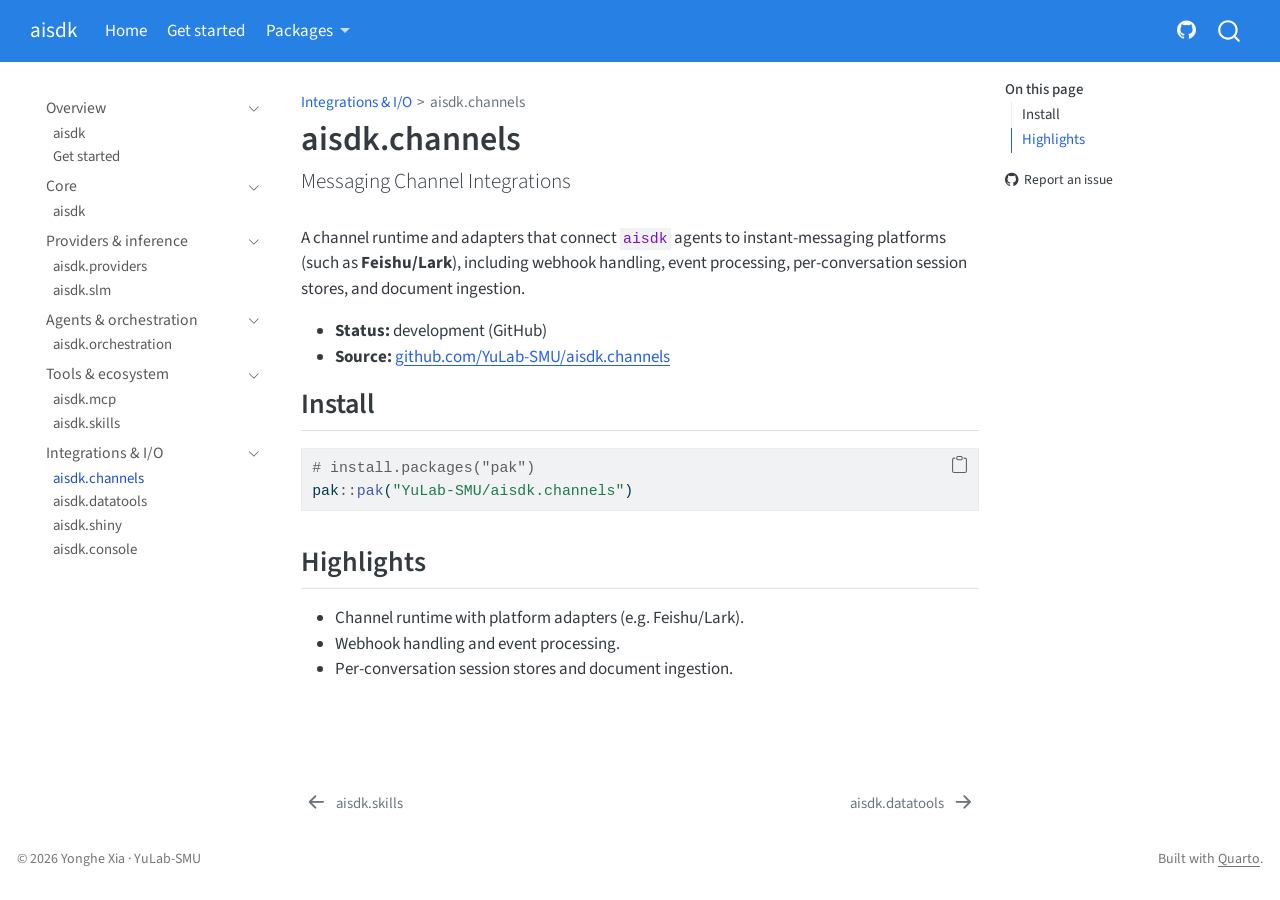
<file: packages/aisdk.channels.html>
<!DOCTYPE html>
<html xmlns="http://www.w3.org/1999/xhtml" lang="en" xml:lang="en"><head>

<meta charset="utf-8">
<meta name="generator" content="quarto-1.9.38">

<meta name="viewport" content="width=device-width, initial-scale=1.0, user-scalable=yes">


<title>aisdk.channels – aisdk</title>
<style>
/* Default styles provided by pandoc.
** See https://pandoc.org/MANUAL.html#variables-for-html for config info.
*/
code{white-space: pre-wrap;}
span.smallcaps{font-variant: small-caps;}
div.columns{display: flex; gap: min(4vw, 1.5em);}
div.column{flex: auto; overflow-x: auto;}
div.hanging-indent{margin-left: 1.5em; text-indent: -1.5em;}
ul.task-list{list-style: none;}
ul.task-list li input[type="checkbox"] {
  width: 0.8em;
  margin: 0 0.8em 0.2em -1em; /* quarto-specific, see https://github.com/quarto-dev/quarto-cli/issues/4556 */ 
  vertical-align: middle;
}
/* CSS for syntax highlighting */
html { -webkit-text-size-adjust: 100%; }
pre > code.sourceCode { white-space: pre; position: relative; }
pre > code.sourceCode > span { display: inline-block; line-height: 1.25; }
pre > code.sourceCode > span:empty { height: 1.2em; }
.sourceCode { overflow: visible; }
code.sourceCode > span { color: inherit; text-decoration: inherit; }
div.sourceCode { margin: 1em 0; }
pre.sourceCode { margin: 0; }
@media screen {
div.sourceCode { overflow: auto; }
}
@media print {
pre > code.sourceCode { white-space: pre-wrap; }
pre > code.sourceCode > span { text-indent: -5em; padding-left: 5em; }
}
pre.numberSource code
  { counter-reset: source-line 0; }
pre.numberSource code > span
  { position: relative; left: -4em; counter-increment: source-line; }
pre.numberSource code > span > a:first-child::before
  { content: counter(source-line);
    position: relative; left: -1em; text-align: right; vertical-align: baseline;
    border: none; display: inline-block;
    -webkit-touch-callout: none; -webkit-user-select: none;
    -khtml-user-select: none; -moz-user-select: none;
    -ms-user-select: none; user-select: none;
    padding: 0 4px; width: 4em;
  }
pre.numberSource { margin-left: 3em;  padding-left: 4px; }
div.sourceCode
  {   }
@media screen {
pre > code.sourceCode > span > a:first-child::before { text-decoration: underline; }
}
</style>


<script src="../site_libs/quarto-nav/quarto-nav.js"></script>
<script src="../site_libs/quarto-nav/headroom.min.js"></script>
<script src="../site_libs/clipboard/clipboard.min.js"></script>
<script src="../site_libs/quarto-search/autocomplete.umd.js"></script>
<script src="../site_libs/quarto-search/fuse.min.js"></script>
<script src="../site_libs/quarto-search/quarto-search.js"></script>
<meta name="quarto:offset" content="../">
<link href="../packages/aisdk.datatools.html" rel="next">
<link href="../packages/aisdk.skills.html" rel="prev">
<script src="../site_libs/quarto-html/quarto.js" type="module"></script>
<script src="../site_libs/quarto-html/tabsets/tabsets.js" type="module"></script>
<script src="../site_libs/quarto-html/popper.min.js"></script>
<script src="../site_libs/quarto-html/tippy.umd.min.js"></script>
<script src="../site_libs/quarto-html/anchor.min.js"></script>
<link href="../site_libs/quarto-html/tippy.css" rel="stylesheet">
<link href="../site_libs/quarto-html/quarto-syntax-highlighting-15634bcf2e68342d4ad2dfa704d543f6.css" rel="stylesheet" id="quarto-text-highlighting-styles">
<script src="../site_libs/bootstrap/bootstrap.min.js"></script>
<link href="../site_libs/bootstrap/bootstrap-icons.css" rel="stylesheet">
<link href="../site_libs/bootstrap/bootstrap-e16872440047994247dd28c82fe9c6b4.min.css" rel="stylesheet" append-hash="true" id="quarto-bootstrap" data-mode="light">
<script id="quarto-search-options" type="application/json">{
  "location": "navbar",
  "copy-button": false,
  "collapse-after": 3,
  "panel-placement": "end",
  "type": "overlay",
  "limit": 50,
  "keyboard-shortcut": [
    "f",
    "/",
    "s"
  ],
  "show-item-context": false,
  "language": {
    "search-no-results-text": "No results",
    "search-matching-documents-text": "matching documents",
    "search-copy-link-title": "Copy link to search",
    "search-hide-matches-text": "Hide additional matches",
    "search-more-match-text": "more match in this document",
    "search-more-matches-text": "more matches in this document",
    "search-clear-button-title": "Clear",
    "search-text-placeholder": "",
    "search-detached-cancel-button-title": "Cancel",
    "search-submit-button-title": "Submit",
    "search-label": "Search"
  }
}</script>


</head>

<body class="nav-sidebar floating nav-fixed quarto-light">

<div id="quarto-search-results"></div>
  <header id="quarto-header" class="headroom fixed-top">
    <nav class="navbar navbar-expand-lg " data-bs-theme="dark">
      <div class="navbar-container container-fluid">
      <div class="navbar-brand-container mx-auto">
    <a class="navbar-brand" href="../index.html">
    <span class="navbar-title">aisdk</span>
    </a>
  </div>
            <div id="quarto-search" class="" title="Search"></div>
          <button class="navbar-toggler" type="button" data-bs-toggle="collapse" data-bs-target="#navbarCollapse" aria-controls="navbarCollapse" role="menu" aria-expanded="false" aria-label="Toggle navigation" onclick="if (window.quartoToggleHeadroom) { window.quartoToggleHeadroom(); }">
  <span class="navbar-toggler-icon"></span>
</button>
          <div class="collapse navbar-collapse" id="navbarCollapse">
            <ul class="navbar-nav navbar-nav-scroll me-auto">
  <li class="nav-item">
    <a class="nav-link active" href="../index.html" aria-current="page"> 
<span class="menu-text">Home</span></a>
  </li>  
  <li class="nav-item">
    <a class="nav-link" href="../getting-started.html"> 
<span class="menu-text">Get started</span></a>
  </li>  
  <li class="nav-item dropdown ">
    <a class="nav-link dropdown-toggle" href="#" id="nav-menu-packages" role="link" data-bs-toggle="dropdown" aria-expanded="false">
 <span class="menu-text">Packages</span>
    </a>
    <ul class="dropdown-menu" aria-labelledby="nav-menu-packages">    
        <li>
    <a class="dropdown-item" href="../packages/aisdk.html">
 <span class="dropdown-text">aisdk — core</span></a>
  </li>  
        <li><hr class="dropdown-divider"></li>
        <li>
    <a class="dropdown-item" href="../packages/aisdk.providers.html">
 <span class="dropdown-text">aisdk.providers — provider adapters</span></a>
  </li>  
        <li>
    <a class="dropdown-item" href="../packages/aisdk.slm.html">
 <span class="dropdown-text">aisdk.slm — local inference</span></a>
  </li>  
        <li><hr class="dropdown-divider"></li>
        <li>
    <a class="dropdown-item" href="../packages/aisdk.orchestration.html">
 <span class="dropdown-text">aisdk.orchestration — multi-agent</span></a>
  </li>  
        <li>
    <a class="dropdown-item" href="../packages/aisdk.mcp.html">
 <span class="dropdown-text">aisdk.mcp — MCP client/server</span></a>
  </li>  
        <li>
    <a class="dropdown-item" href="../packages/aisdk.skills.html">
 <span class="dropdown-text">aisdk.skills — skill ecosystem</span></a>
  </li>  
        <li><hr class="dropdown-divider"></li>
        <li>
    <a class="dropdown-item" href="../packages/aisdk.channels.html">
 <span class="dropdown-text">aisdk.channels — messaging</span></a>
  </li>  
        <li>
    <a class="dropdown-item" href="../packages/aisdk.datatools.html">
 <span class="dropdown-text">aisdk.datatools — charts &amp; reports</span></a>
  </li>  
        <li>
    <a class="dropdown-item" href="../packages/aisdk.shiny.html">
 <span class="dropdown-text">aisdk.shiny — web UI</span></a>
  </li>  
        <li>
    <a class="dropdown-item" href="../packages/aisdk.console.html">
 <span class="dropdown-text">aisdk.console — terminal UI</span></a>
  </li>  
    </ul>
  </li>
</ul>
            <ul class="navbar-nav navbar-nav-scroll ms-auto">
  <li class="nav-item compact">
    <a class="nav-link" href="https://github.com/YuLab-SMU/aisdk"> <i class="bi bi-github" role="img" aria-label="GitHub">
</i> 
<span class="menu-text"></span></a>
  </li>  
</ul>
          </div> <!-- /navcollapse -->
            <div class="quarto-navbar-tools">
</div>
      </div> <!-- /container-fluid -->
    </nav>
  <nav class="quarto-secondary-nav">
    <div class="container-fluid d-flex">
      <button type="button" class="quarto-btn-toggle btn" data-bs-toggle="collapse" role="button" data-bs-target=".quarto-sidebar-collapse-item" aria-controls="quarto-sidebar" aria-expanded="false" aria-label="Toggle sidebar navigation" onclick="if (window.quartoToggleHeadroom) { window.quartoToggleHeadroom(); }">
        <i class="bi bi-layout-text-sidebar-reverse"></i>
      </button>
        <nav class="quarto-page-breadcrumbs" aria-label="breadcrumb"><ol class="breadcrumb"><li class="breadcrumb-item"><a href="../packages/aisdk.channels.html">Integrations &amp; I/O</a></li><li class="breadcrumb-item"><a href="../packages/aisdk.channels.html">aisdk.channels</a></li></ol></nav>
        <a class="flex-grow-1" role="navigation" data-bs-toggle="collapse" data-bs-target=".quarto-sidebar-collapse-item" aria-controls="quarto-sidebar" aria-expanded="false" aria-label="Toggle sidebar navigation" onclick="if (window.quartoToggleHeadroom) { window.quartoToggleHeadroom(); }">      
        </a>
    </div>
  </nav>
</header>
<!-- content -->
<div id="quarto-content" class="quarto-container page-columns page-rows-contents page-layout-article page-navbar">
<!-- sidebar -->
  <nav id="quarto-sidebar" class="sidebar collapse collapse-horizontal quarto-sidebar-collapse-item sidebar-navigation floating overflow-auto">
    <div class="sidebar-menu-container"> 
    <ul class="list-unstyled mt-1">
        <li class="sidebar-item sidebar-item-section">
      <div class="sidebar-item-container"> 
            <a class="sidebar-item-text sidebar-link text-start" data-bs-toggle="collapse" data-bs-target="#quarto-sidebar-section-1" role="navigation" aria-expanded="true">
 <span class="menu-text">Overview</span></a>
          <a class="sidebar-item-toggle text-start" data-bs-toggle="collapse" data-bs-target="#quarto-sidebar-section-1" role="navigation" aria-expanded="true" aria-label="Toggle section">
            <i class="bi bi-chevron-right ms-2"></i>
          </a> 
      </div>
      <ul id="quarto-sidebar-section-1" class="collapse list-unstyled sidebar-section depth1 show">  
          <li class="sidebar-item">
  <div class="sidebar-item-container"> 
  <a href="../index.html" class="sidebar-item-text sidebar-link">
 <span class="menu-text">aisdk</span></a>
  </div>
</li>
          <li class="sidebar-item">
  <div class="sidebar-item-container"> 
  <a href="../getting-started.html" class="sidebar-item-text sidebar-link">
 <span class="menu-text">Get started</span></a>
  </div>
</li>
      </ul>
  </li>
        <li class="sidebar-item sidebar-item-section">
      <div class="sidebar-item-container"> 
            <a class="sidebar-item-text sidebar-link text-start" data-bs-toggle="collapse" data-bs-target="#quarto-sidebar-section-2" role="navigation" aria-expanded="true">
 <span class="menu-text">Core</span></a>
          <a class="sidebar-item-toggle text-start" data-bs-toggle="collapse" data-bs-target="#quarto-sidebar-section-2" role="navigation" aria-expanded="true" aria-label="Toggle section">
            <i class="bi bi-chevron-right ms-2"></i>
          </a> 
      </div>
      <ul id="quarto-sidebar-section-2" class="collapse list-unstyled sidebar-section depth1 show">  
          <li class="sidebar-item">
  <div class="sidebar-item-container"> 
  <a href="../packages/aisdk.html" class="sidebar-item-text sidebar-link">
 <span class="menu-text">aisdk</span></a>
  </div>
</li>
      </ul>
  </li>
        <li class="sidebar-item sidebar-item-section">
      <div class="sidebar-item-container"> 
            <a class="sidebar-item-text sidebar-link text-start" data-bs-toggle="collapse" data-bs-target="#quarto-sidebar-section-3" role="navigation" aria-expanded="true">
 <span class="menu-text">Providers &amp; inference</span></a>
          <a class="sidebar-item-toggle text-start" data-bs-toggle="collapse" data-bs-target="#quarto-sidebar-section-3" role="navigation" aria-expanded="true" aria-label="Toggle section">
            <i class="bi bi-chevron-right ms-2"></i>
          </a> 
      </div>
      <ul id="quarto-sidebar-section-3" class="collapse list-unstyled sidebar-section depth1 show">  
          <li class="sidebar-item">
  <div class="sidebar-item-container"> 
  <a href="../packages/aisdk.providers.html" class="sidebar-item-text sidebar-link">
 <span class="menu-text">aisdk.providers</span></a>
  </div>
</li>
          <li class="sidebar-item">
  <div class="sidebar-item-container"> 
  <a href="../packages/aisdk.slm.html" class="sidebar-item-text sidebar-link">
 <span class="menu-text">aisdk.slm</span></a>
  </div>
</li>
      </ul>
  </li>
        <li class="sidebar-item sidebar-item-section">
      <div class="sidebar-item-container"> 
            <a class="sidebar-item-text sidebar-link text-start" data-bs-toggle="collapse" data-bs-target="#quarto-sidebar-section-4" role="navigation" aria-expanded="true">
 <span class="menu-text">Agents &amp; orchestration</span></a>
          <a class="sidebar-item-toggle text-start" data-bs-toggle="collapse" data-bs-target="#quarto-sidebar-section-4" role="navigation" aria-expanded="true" aria-label="Toggle section">
            <i class="bi bi-chevron-right ms-2"></i>
          </a> 
      </div>
      <ul id="quarto-sidebar-section-4" class="collapse list-unstyled sidebar-section depth1 show">  
          <li class="sidebar-item">
  <div class="sidebar-item-container"> 
  <a href="../packages/aisdk.orchestration.html" class="sidebar-item-text sidebar-link">
 <span class="menu-text">aisdk.orchestration</span></a>
  </div>
</li>
      </ul>
  </li>
        <li class="sidebar-item sidebar-item-section">
      <div class="sidebar-item-container"> 
            <a class="sidebar-item-text sidebar-link text-start" data-bs-toggle="collapse" data-bs-target="#quarto-sidebar-section-5" role="navigation" aria-expanded="true">
 <span class="menu-text">Tools &amp; ecosystem</span></a>
          <a class="sidebar-item-toggle text-start" data-bs-toggle="collapse" data-bs-target="#quarto-sidebar-section-5" role="navigation" aria-expanded="true" aria-label="Toggle section">
            <i class="bi bi-chevron-right ms-2"></i>
          </a> 
      </div>
      <ul id="quarto-sidebar-section-5" class="collapse list-unstyled sidebar-section depth1 show">  
          <li class="sidebar-item">
  <div class="sidebar-item-container"> 
  <a href="../packages/aisdk.mcp.html" class="sidebar-item-text sidebar-link">
 <span class="menu-text">aisdk.mcp</span></a>
  </div>
</li>
          <li class="sidebar-item">
  <div class="sidebar-item-container"> 
  <a href="../packages/aisdk.skills.html" class="sidebar-item-text sidebar-link">
 <span class="menu-text">aisdk.skills</span></a>
  </div>
</li>
      </ul>
  </li>
        <li class="sidebar-item sidebar-item-section">
      <div class="sidebar-item-container"> 
            <a class="sidebar-item-text sidebar-link text-start" data-bs-toggle="collapse" data-bs-target="#quarto-sidebar-section-6" role="navigation" aria-expanded="true">
 <span class="menu-text">Integrations &amp; I/O</span></a>
          <a class="sidebar-item-toggle text-start" data-bs-toggle="collapse" data-bs-target="#quarto-sidebar-section-6" role="navigation" aria-expanded="true" aria-label="Toggle section">
            <i class="bi bi-chevron-right ms-2"></i>
          </a> 
      </div>
      <ul id="quarto-sidebar-section-6" class="collapse list-unstyled sidebar-section depth1 show">  
          <li class="sidebar-item">
  <div class="sidebar-item-container"> 
  <a href="../packages/aisdk.channels.html" class="sidebar-item-text sidebar-link active">
 <span class="menu-text">aisdk.channels</span></a>
  </div>
</li>
          <li class="sidebar-item">
  <div class="sidebar-item-container"> 
  <a href="../packages/aisdk.datatools.html" class="sidebar-item-text sidebar-link">
 <span class="menu-text">aisdk.datatools</span></a>
  </div>
</li>
          <li class="sidebar-item">
  <div class="sidebar-item-container"> 
  <a href="../packages/aisdk.shiny.html" class="sidebar-item-text sidebar-link">
 <span class="menu-text">aisdk.shiny</span></a>
  </div>
</li>
          <li class="sidebar-item">
  <div class="sidebar-item-container"> 
  <a href="../packages/aisdk.console.html" class="sidebar-item-text sidebar-link">
 <span class="menu-text">aisdk.console</span></a>
  </div>
</li>
      </ul>
  </li>
    </ul>
    </div>
</nav>
<div id="quarto-sidebar-glass" class="quarto-sidebar-collapse-item" data-bs-toggle="collapse" data-bs-target=".quarto-sidebar-collapse-item"></div>
<!-- margin-sidebar -->
    <div id="quarto-margin-sidebar" class="sidebar margin-sidebar">
        <nav id="TOC" role="doc-toc" class="toc-active">
    <h2 id="toc-title">On this page</h2>
   
  <ul>
  <li><a href="#install" id="toc-install" class="nav-link active" data-scroll-target="#install">Install</a></li>
  <li><a href="#highlights" id="toc-highlights" class="nav-link" data-scroll-target="#highlights">Highlights</a></li>
  </ul>
<div class="toc-actions"><ul><li><a href="https://github.com/YuLab-SMU/aisdk-docs/issues/new" class="toc-action"><i class="bi bi-github"></i>Report an issue</a></li></ul></div></nav>
    </div>
<!-- main -->
<main class="content" id="quarto-document-content">

<header id="title-block-header" class="quarto-title-block default"><nav class="quarto-page-breadcrumbs quarto-title-breadcrumbs d-none d-lg-block" aria-label="breadcrumb"><ol class="breadcrumb"><li class="breadcrumb-item"><a href="../packages/aisdk.channels.html">Integrations &amp; I/O</a></li><li class="breadcrumb-item"><a href="../packages/aisdk.channels.html">aisdk.channels</a></li></ol></nav>
<div class="quarto-title">
<h1 class="title">aisdk.channels</h1>
<p class="subtitle lead">Messaging Channel Integrations</p>
</div>



<div class="quarto-title-meta">

    
  
    
  </div>
  


</header>


<p>A channel runtime and adapters that connect <code>aisdk</code> agents to instant-messaging platforms (such as <strong>Feishu/Lark</strong>), including webhook handling, event processing, per-conversation session stores, and document ingestion.</p>
<ul>
<li><strong>Status:</strong> development (GitHub)</li>
<li><strong>Source:</strong> <a href="https://github.com/YuLab-SMU/aisdk.channels">github.com/YuLab-SMU/aisdk.channels</a></li>
</ul>
<section id="install" class="level2">
<h2 class="anchored" data-anchor-id="install">Install</h2>
<div class="code-copy-outer-scaffold"><div class="sourceCode" id="cb1"><pre class="sourceCode r code-with-copy"><code class="sourceCode r"><span id="cb1-1"><a href="#cb1-1" aria-hidden="true" tabindex="-1"></a><span class="co"># install.packages("pak")</span></span>
<span id="cb1-2"><a href="#cb1-2" aria-hidden="true" tabindex="-1"></a>pak<span class="sc">::</span><span class="fu">pak</span>(<span class="st">"YuLab-SMU/aisdk.channels"</span>)</span></code></pre></div><button title="Copy to Clipboard" class="code-copy-button"><i class="bi"></i></button></div>
</section>
<section id="highlights" class="level2">
<h2 class="anchored" data-anchor-id="highlights">Highlights</h2>
<ul>
<li>Channel runtime with platform adapters (e.g.&nbsp;Feishu/Lark).</li>
<li>Webhook handling and event processing.</li>
<li>Per-conversation session stores and document ingestion.</li>
</ul>


</section>

</main> <!-- /main -->
<script id="quarto-html-after-body" type="application/javascript">
  window.document.addEventListener("DOMContentLoaded", function (event) {
    const icon = "";
    const anchorJS = new window.AnchorJS();
    anchorJS.options = {
      placement: 'right',
      icon: icon
    };
    anchorJS.add('.anchored');
    const isCodeAnnotation = (el) => {
      for (const clz of el.classList) {
        if (clz.startsWith('code-annotation-')) {                     
          return true;
        }
      }
      return false;
    }
    const onCopySuccess = function(e) {
      // button target
      const button = e.trigger;
      // don't keep focus
      button.blur();
      // flash "checked"
      button.classList.add('code-copy-button-checked');
      var currentTitle = button.getAttribute("title");
      button.setAttribute("title", "Copied!");
      let tooltip;
      if (window.bootstrap) {
        button.setAttribute("data-bs-toggle", "tooltip");
        button.setAttribute("data-bs-placement", "left");
        button.setAttribute("data-bs-title", "Copied!");
        tooltip = new bootstrap.Tooltip(button, 
          { trigger: "manual", 
            customClass: "code-copy-button-tooltip",
            offset: [0, -8]});
        tooltip.show();    
      }
      setTimeout(function() {
        if (tooltip) {
          tooltip.hide();
          button.removeAttribute("data-bs-title");
          button.removeAttribute("data-bs-toggle");
          button.removeAttribute("data-bs-placement");
        }
        button.setAttribute("title", currentTitle);
        button.classList.remove('code-copy-button-checked');
      }, 1000);
      // clear code selection
      e.clearSelection();
    }
    const getTextToCopy = function(trigger) {
      const outerScaffold = trigger.parentElement.cloneNode(true);
      const codeEl = outerScaffold.querySelector('code');
      for (const childEl of codeEl.children) {
        if (isCodeAnnotation(childEl)) {
          childEl.remove();
        }
      }
      return codeEl.innerText;
    }
    const clipboard = new window.ClipboardJS('.code-copy-button:not([data-in-quarto-modal])', {
      text: getTextToCopy
    });
    clipboard.on('success', onCopySuccess);
    if (window.document.getElementById('quarto-embedded-source-code-modal')) {
      const clipboardModal = new window.ClipboardJS('.code-copy-button[data-in-quarto-modal]', {
        text: getTextToCopy,
        container: window.document.getElementById('quarto-embedded-source-code-modal')
      });
      clipboardModal.on('success', onCopySuccess);
    }
      var localhostRegex = new RegExp(/^(?:http|https):\/\/localhost\:?[0-9]*\//);
      var mailtoRegex = new RegExp(/^mailto:/);
        var filterRegex = new RegExp("https:\/\/yulab-smu\.top\/aisdk-docs\/");
      var isInternal = (href) => {
          return filterRegex.test(href) || localhostRegex.test(href) || mailtoRegex.test(href);
      }
      // Inspect non-navigation links and adorn them if external
     var links = window.document.querySelectorAll('a[href]:not(.nav-link):not(.navbar-brand):not(.toc-action):not(.sidebar-link):not(.sidebar-item-toggle):not(.pagination-link):not(.no-external):not([aria-hidden]):not(.dropdown-item):not(.quarto-navigation-tool):not(.about-link)');
      for (var i=0; i<links.length; i++) {
        const link = links[i];
        if (!isInternal(link.href)) {
          // undo the damage that might have been done by quarto-nav.js in the case of
          // links that we want to consider external
          if (link.dataset.originalHref !== undefined) {
            link.href = link.dataset.originalHref;
          }
        }
      }
    function tippyHover(el, contentFn, onTriggerFn, onUntriggerFn) {
      const config = {
        allowHTML: true,
        maxWidth: 500,
        delay: 100,
        arrow: false,
        appendTo: function(el) {
            return el.parentElement;
        },
        interactive: true,
        interactiveBorder: 10,
        theme: 'quarto',
        placement: 'bottom-start',
      };
      if (contentFn) {
        config.content = contentFn;
      }
      if (onTriggerFn) {
        config.onTrigger = onTriggerFn;
      }
      if (onUntriggerFn) {
        config.onUntrigger = onUntriggerFn;
      }
      window.tippy(el, config); 
    }
    const noterefs = window.document.querySelectorAll('a[role="doc-noteref"]');
    for (var i=0; i<noterefs.length; i++) {
      const ref = noterefs[i];
      tippyHover(ref, function() {
        // use id or data attribute instead here
        let href = ref.getAttribute('data-footnote-href') || ref.getAttribute('href');
        try { href = new URL(href).hash; } catch {}
        const id = href.replace(/^#\/?/, "");
        const note = window.document.getElementById(id);
        if (note) {
          return note.innerHTML;
        } else {
          return "";
        }
      });
    }
    const xrefs = window.document.querySelectorAll('a.quarto-xref');
    const processXRef = (id, note) => {
      // Strip column container classes
      const stripColumnClz = (el) => {
        el.classList.remove("page-full", "page-columns");
        if (el.children) {
          for (const child of el.children) {
            stripColumnClz(child);
          }
        }
      }
      stripColumnClz(note)
      if (id === null || id.startsWith('sec-')) {
        // Special case sections, only their first couple elements
        const container = document.createElement("div");
        if (note.children && note.children.length > 2) {
          container.appendChild(note.children[0].cloneNode(true));
          for (let i = 1; i < note.children.length; i++) {
            const child = note.children[i];
            if (child.tagName === "P" && child.innerText === "") {
              continue;
            } else {
              container.appendChild(child.cloneNode(true));
              break;
            }
          }
          if (window.Quarto?.typesetMath) {
            window.Quarto.typesetMath(container);
          }
          return container.innerHTML
        } else {
          if (window.Quarto?.typesetMath) {
            window.Quarto.typesetMath(note);
          }
          return note.innerHTML;
        }
      } else {
        // Remove any anchor links if they are present
        const anchorLink = note.querySelector('a.anchorjs-link');
        if (anchorLink) {
          anchorLink.remove();
        }
        if (window.Quarto?.typesetMath) {
          window.Quarto.typesetMath(note);
        }
        if (note.classList.contains("callout")) {
          return note.outerHTML;
        } else {
          return note.innerHTML;
        }
      }
    }
    for (var i=0; i<xrefs.length; i++) {
      const xref = xrefs[i];
      tippyHover(xref, undefined, function(instance) {
        instance.disable();
        let url = xref.getAttribute('href');
        let hash = undefined; 
        if (url.startsWith('#')) {
          hash = url;
        } else {
          try { hash = new URL(url).hash; } catch {}
        }
        if (hash) {
          const id = hash.replace(/^#\/?/, "");
          const note = window.document.getElementById(id);
          if (note !== null) {
            try {
              const html = processXRef(id, note.cloneNode(true));
              instance.setContent(html);
            } finally {
              instance.enable();
              instance.show();
            }
          } else {
            // See if we can fetch this
            fetch(url.split('#')[0])
            .then(res => res.text())
            .then(html => {
              const parser = new DOMParser();
              const htmlDoc = parser.parseFromString(html, "text/html");
              const note = htmlDoc.getElementById(id);
              if (note !== null) {
                const html = processXRef(id, note);
                instance.setContent(html);
              } 
            }).finally(() => {
              instance.enable();
              instance.show();
            });
          }
        } else {
          // See if we can fetch a full url (with no hash to target)
          // This is a special case and we should probably do some content thinning / targeting
          fetch(url)
          .then(res => res.text())
          .then(html => {
            const parser = new DOMParser();
            const htmlDoc = parser.parseFromString(html, "text/html");
            const note = htmlDoc.querySelector('main.content');
            if (note !== null) {
              // This should only happen for chapter cross references
              // (since there is no id in the URL)
              // remove the first header
              if (note.children.length > 0 && note.children[0].tagName === "HEADER") {
                note.children[0].remove();
              }
              const html = processXRef(null, note);
              instance.setContent(html);
            } 
          }).finally(() => {
            instance.enable();
            instance.show();
          });
        }
      }, function(instance) {
      });
    }
        let selectedAnnoteEl;
        const selectorForAnnotation = ( cell, annotation) => {
          let cellAttr = 'data-code-cell="' + cell + '"';
          let lineAttr = 'data-code-annotation="' +  annotation + '"';
          const selector = 'span[' + cellAttr + '][' + lineAttr + ']';
          return selector;
        }
        const selectCodeLines = (annoteEl) => {
          const doc = window.document;
          const targetCell = annoteEl.getAttribute("data-target-cell");
          const targetAnnotation = annoteEl.getAttribute("data-target-annotation");
          const annoteSpan = window.document.querySelector(selectorForAnnotation(targetCell, targetAnnotation));
          const lines = annoteSpan.getAttribute("data-code-lines").split(",");
          const lineIds = lines.map((line) => {
            return targetCell + "-" + line;
          })
          let top = null;
          let height = null;
          let parent = null;
          if (lineIds.length > 0) {
              //compute the position of the single el (top and bottom and make a div)
              const el = window.document.getElementById(lineIds[0]);
              top = el.offsetTop;
              height = el.offsetHeight;
              parent = el.parentElement.parentElement;
            if (lineIds.length > 1) {
              const lastEl = window.document.getElementById(lineIds[lineIds.length - 1]);
              const bottom = lastEl.offsetTop + lastEl.offsetHeight;
              height = bottom - top;
            }
            if (top !== null && height !== null && parent !== null) {
              // cook up a div (if necessary) and position it 
              let div = window.document.getElementById("code-annotation-line-highlight");
              if (div === null) {
                div = window.document.createElement("div");
                div.setAttribute("id", "code-annotation-line-highlight");
                div.style.position = 'absolute';
                parent.appendChild(div);
              }
              div.style.top = top - 2 + "px";
              div.style.height = height + 4 + "px";
              div.style.left = 0;
              let gutterDiv = window.document.getElementById("code-annotation-line-highlight-gutter");
              if (gutterDiv === null) {
                gutterDiv = window.document.createElement("div");
                gutterDiv.setAttribute("id", "code-annotation-line-highlight-gutter");
                gutterDiv.style.position = 'absolute';
                const codeCell = window.document.getElementById(targetCell);
                const gutter = codeCell.querySelector('.code-annotation-gutter');
                gutter.appendChild(gutterDiv);
              }
              gutterDiv.style.top = top - 2 + "px";
              gutterDiv.style.height = height + 4 + "px";
            }
            selectedAnnoteEl = annoteEl;
          }
        };
        const unselectCodeLines = () => {
          const elementsIds = ["code-annotation-line-highlight", "code-annotation-line-highlight-gutter"];
          elementsIds.forEach((elId) => {
            const div = window.document.getElementById(elId);
            if (div) {
              div.remove();
            }
          });
          selectedAnnoteEl = undefined;
        };
          // Handle positioning of the toggle
      window.addEventListener(
        "resize",
        throttle(() => {
          elRect = undefined;
          if (selectedAnnoteEl) {
            selectCodeLines(selectedAnnoteEl);
          }
        }, 10)
      );
      function throttle(fn, ms) {
      let throttle = false;
      let timer;
        return (...args) => {
          if(!throttle) { // first call gets through
              fn.apply(this, args);
              throttle = true;
          } else { // all the others get throttled
              if(timer) clearTimeout(timer); // cancel #2
              timer = setTimeout(() => {
                fn.apply(this, args);
                timer = throttle = false;
              }, ms);
          }
        };
      }
        // Attach click handler to the DT
        const annoteDls = window.document.querySelectorAll('dt[data-target-cell]');
        for (const annoteDlNode of annoteDls) {
          annoteDlNode.addEventListener('click', (event) => {
            const clickedEl = event.target;
            if (clickedEl !== selectedAnnoteEl) {
              unselectCodeLines();
              const activeEl = window.document.querySelector('dt[data-target-cell].code-annotation-active');
              if (activeEl) {
                activeEl.classList.remove('code-annotation-active');
              }
              selectCodeLines(clickedEl);
              clickedEl.classList.add('code-annotation-active');
            } else {
              // Unselect the line
              unselectCodeLines();
              clickedEl.classList.remove('code-annotation-active');
            }
          });
        }
    const findCites = (el) => {
      const parentEl = el.parentElement;
      if (parentEl) {
        const cites = parentEl.dataset.cites;
        if (cites) {
          return {
            el,
            cites: cites.split(' ')
          };
        } else {
          return findCites(el.parentElement)
        }
      } else {
        return undefined;
      }
    };
    var bibliorefs = window.document.querySelectorAll('a[role="doc-biblioref"]');
    for (var i=0; i<bibliorefs.length; i++) {
      const ref = bibliorefs[i];
      const citeInfo = findCites(ref);
      if (citeInfo) {
        tippyHover(citeInfo.el, function() {
          var popup = window.document.createElement('div');
          citeInfo.cites.forEach(function(cite) {
            var citeDiv = window.document.createElement('div');
            citeDiv.classList.add('hanging-indent');
            citeDiv.classList.add('csl-entry');
            var biblioDiv = window.document.getElementById('ref-' + cite);
            if (biblioDiv) {
              citeDiv.innerHTML = biblioDiv.innerHTML;
            }
            popup.appendChild(citeDiv);
          });
          return popup.innerHTML;
        });
      }
    }
  });
  </script>
<nav class="page-navigation">
  <div class="nav-page nav-page-previous">
      <a href="../packages/aisdk.skills.html" class="pagination-link" aria-label="aisdk.skills">
        <i class="bi bi-arrow-left-short"></i> <span class="nav-page-text">aisdk.skills</span>
      </a>          
  </div>
  <div class="nav-page nav-page-next">
      <a href="../packages/aisdk.datatools.html" class="pagination-link" aria-label="aisdk.datatools">
        <span class="nav-page-text">aisdk.datatools</span> <i class="bi bi-arrow-right-short"></i>
      </a>
  </div>
</nav>
</div> <!-- /content -->
<footer class="footer">
  <div class="nav-footer">
    <div class="nav-footer-left">
<p>© 2026 Yonghe Xia · YuLab-SMU</p>
</div>   
    <div class="nav-footer-center">
      &nbsp;
    <div class="toc-actions d-sm-block d-md-none"><ul><li><a href="https://github.com/YuLab-SMU/aisdk-docs/issues/new" class="toc-action"><i class="bi bi-github"></i>Report an issue</a></li></ul></div></div>
    <div class="nav-footer-right">
<p>Built with <a href="https://quarto.org">Quarto</a>.</p>
</div>
  </div>
</footer>




</body></html>
</file>
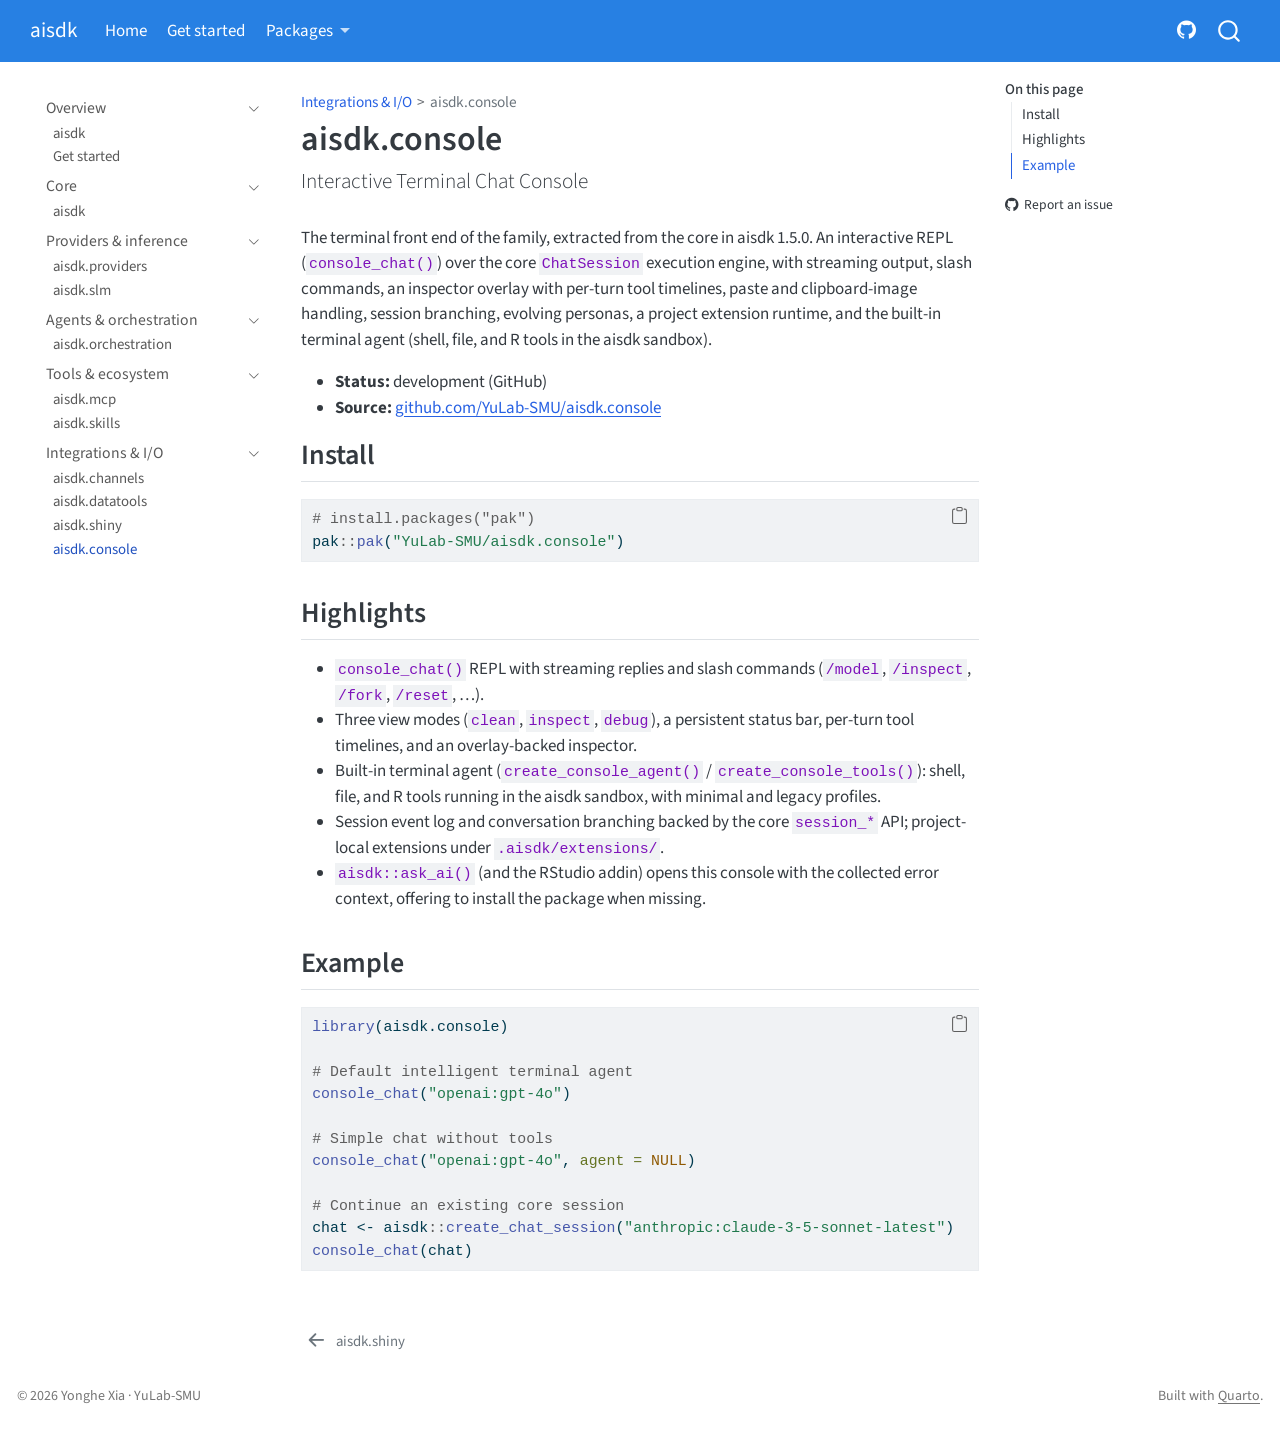
<file: packages/aisdk.console.html>
<!DOCTYPE html>
<html xmlns="http://www.w3.org/1999/xhtml" lang="en" xml:lang="en"><head>

<meta charset="utf-8">
<meta name="generator" content="quarto-1.9.38">

<meta name="viewport" content="width=device-width, initial-scale=1.0, user-scalable=yes">


<title>aisdk.console – aisdk</title>
<style>
/* Default styles provided by pandoc.
** See https://pandoc.org/MANUAL.html#variables-for-html for config info.
*/
code{white-space: pre-wrap;}
span.smallcaps{font-variant: small-caps;}
div.columns{display: flex; gap: min(4vw, 1.5em);}
div.column{flex: auto; overflow-x: auto;}
div.hanging-indent{margin-left: 1.5em; text-indent: -1.5em;}
ul.task-list{list-style: none;}
ul.task-list li input[type="checkbox"] {
  width: 0.8em;
  margin: 0 0.8em 0.2em -1em; /* quarto-specific, see https://github.com/quarto-dev/quarto-cli/issues/4556 */ 
  vertical-align: middle;
}
/* CSS for syntax highlighting */
html { -webkit-text-size-adjust: 100%; }
pre > code.sourceCode { white-space: pre; position: relative; }
pre > code.sourceCode > span { display: inline-block; line-height: 1.25; }
pre > code.sourceCode > span:empty { height: 1.2em; }
.sourceCode { overflow: visible; }
code.sourceCode > span { color: inherit; text-decoration: inherit; }
div.sourceCode { margin: 1em 0; }
pre.sourceCode { margin: 0; }
@media screen {
div.sourceCode { overflow: auto; }
}
@media print {
pre > code.sourceCode { white-space: pre-wrap; }
pre > code.sourceCode > span { text-indent: -5em; padding-left: 5em; }
}
pre.numberSource code
  { counter-reset: source-line 0; }
pre.numberSource code > span
  { position: relative; left: -4em; counter-increment: source-line; }
pre.numberSource code > span > a:first-child::before
  { content: counter(source-line);
    position: relative; left: -1em; text-align: right; vertical-align: baseline;
    border: none; display: inline-block;
    -webkit-touch-callout: none; -webkit-user-select: none;
    -khtml-user-select: none; -moz-user-select: none;
    -ms-user-select: none; user-select: none;
    padding: 0 4px; width: 4em;
  }
pre.numberSource { margin-left: 3em;  padding-left: 4px; }
div.sourceCode
  {   }
@media screen {
pre > code.sourceCode > span > a:first-child::before { text-decoration: underline; }
}
</style>


<script src="../site_libs/quarto-nav/quarto-nav.js"></script>
<script src="../site_libs/quarto-nav/headroom.min.js"></script>
<script src="../site_libs/clipboard/clipboard.min.js"></script>
<script src="../site_libs/quarto-search/autocomplete.umd.js"></script>
<script src="../site_libs/quarto-search/fuse.min.js"></script>
<script src="../site_libs/quarto-search/quarto-search.js"></script>
<meta name="quarto:offset" content="../">
<link href="../packages/aisdk.shiny.html" rel="prev">
<script src="../site_libs/quarto-html/quarto.js" type="module"></script>
<script src="../site_libs/quarto-html/tabsets/tabsets.js" type="module"></script>
<script src="../site_libs/quarto-html/popper.min.js"></script>
<script src="../site_libs/quarto-html/tippy.umd.min.js"></script>
<script src="../site_libs/quarto-html/anchor.min.js"></script>
<link href="../site_libs/quarto-html/tippy.css" rel="stylesheet">
<link href="../site_libs/quarto-html/quarto-syntax-highlighting-15634bcf2e68342d4ad2dfa704d543f6.css" rel="stylesheet" id="quarto-text-highlighting-styles">
<script src="../site_libs/bootstrap/bootstrap.min.js"></script>
<link href="../site_libs/bootstrap/bootstrap-icons.css" rel="stylesheet">
<link href="../site_libs/bootstrap/bootstrap-e16872440047994247dd28c82fe9c6b4.min.css" rel="stylesheet" append-hash="true" id="quarto-bootstrap" data-mode="light">
<script id="quarto-search-options" type="application/json">{
  "location": "navbar",
  "copy-button": false,
  "collapse-after": 3,
  "panel-placement": "end",
  "type": "overlay",
  "limit": 50,
  "keyboard-shortcut": [
    "f",
    "/",
    "s"
  ],
  "show-item-context": false,
  "language": {
    "search-no-results-text": "No results",
    "search-matching-documents-text": "matching documents",
    "search-copy-link-title": "Copy link to search",
    "search-hide-matches-text": "Hide additional matches",
    "search-more-match-text": "more match in this document",
    "search-more-matches-text": "more matches in this document",
    "search-clear-button-title": "Clear",
    "search-text-placeholder": "",
    "search-detached-cancel-button-title": "Cancel",
    "search-submit-button-title": "Submit",
    "search-label": "Search"
  }
}</script>


</head>

<body class="nav-sidebar floating nav-fixed quarto-light">

<div id="quarto-search-results"></div>
  <header id="quarto-header" class="headroom fixed-top">
    <nav class="navbar navbar-expand-lg " data-bs-theme="dark">
      <div class="navbar-container container-fluid">
      <div class="navbar-brand-container mx-auto">
    <a class="navbar-brand" href="../index.html">
    <span class="navbar-title">aisdk</span>
    </a>
  </div>
            <div id="quarto-search" class="" title="Search"></div>
          <button class="navbar-toggler" type="button" data-bs-toggle="collapse" data-bs-target="#navbarCollapse" aria-controls="navbarCollapse" role="menu" aria-expanded="false" aria-label="Toggle navigation" onclick="if (window.quartoToggleHeadroom) { window.quartoToggleHeadroom(); }">
  <span class="navbar-toggler-icon"></span>
</button>
          <div class="collapse navbar-collapse" id="navbarCollapse">
            <ul class="navbar-nav navbar-nav-scroll me-auto">
  <li class="nav-item">
    <a class="nav-link active" href="../index.html" aria-current="page"> 
<span class="menu-text">Home</span></a>
  </li>  
  <li class="nav-item">
    <a class="nav-link" href="../getting-started.html"> 
<span class="menu-text">Get started</span></a>
  </li>  
  <li class="nav-item dropdown ">
    <a class="nav-link dropdown-toggle" href="#" id="nav-menu-packages" role="link" data-bs-toggle="dropdown" aria-expanded="false">
 <span class="menu-text">Packages</span>
    </a>
    <ul class="dropdown-menu" aria-labelledby="nav-menu-packages">    
        <li>
    <a class="dropdown-item" href="../packages/aisdk.html">
 <span class="dropdown-text">aisdk — core</span></a>
  </li>  
        <li><hr class="dropdown-divider"></li>
        <li>
    <a class="dropdown-item" href="../packages/aisdk.providers.html">
 <span class="dropdown-text">aisdk.providers — provider adapters</span></a>
  </li>  
        <li>
    <a class="dropdown-item" href="../packages/aisdk.slm.html">
 <span class="dropdown-text">aisdk.slm — local inference</span></a>
  </li>  
        <li><hr class="dropdown-divider"></li>
        <li>
    <a class="dropdown-item" href="../packages/aisdk.orchestration.html">
 <span class="dropdown-text">aisdk.orchestration — multi-agent</span></a>
  </li>  
        <li>
    <a class="dropdown-item" href="../packages/aisdk.mcp.html">
 <span class="dropdown-text">aisdk.mcp — MCP client/server</span></a>
  </li>  
        <li>
    <a class="dropdown-item" href="../packages/aisdk.skills.html">
 <span class="dropdown-text">aisdk.skills — skill ecosystem</span></a>
  </li>  
        <li><hr class="dropdown-divider"></li>
        <li>
    <a class="dropdown-item" href="../packages/aisdk.channels.html">
 <span class="dropdown-text">aisdk.channels — messaging</span></a>
  </li>  
        <li>
    <a class="dropdown-item" href="../packages/aisdk.datatools.html">
 <span class="dropdown-text">aisdk.datatools — charts &amp; reports</span></a>
  </li>  
        <li>
    <a class="dropdown-item" href="../packages/aisdk.shiny.html">
 <span class="dropdown-text">aisdk.shiny — web UI</span></a>
  </li>  
        <li>
    <a class="dropdown-item" href="../packages/aisdk.console.html">
 <span class="dropdown-text">aisdk.console — terminal UI</span></a>
  </li>  
    </ul>
  </li>
</ul>
            <ul class="navbar-nav navbar-nav-scroll ms-auto">
  <li class="nav-item compact">
    <a class="nav-link" href="https://github.com/YuLab-SMU/aisdk"> <i class="bi bi-github" role="img" aria-label="GitHub">
</i> 
<span class="menu-text"></span></a>
  </li>  
</ul>
          </div> <!-- /navcollapse -->
            <div class="quarto-navbar-tools">
</div>
      </div> <!-- /container-fluid -->
    </nav>
  <nav class="quarto-secondary-nav">
    <div class="container-fluid d-flex">
      <button type="button" class="quarto-btn-toggle btn" data-bs-toggle="collapse" role="button" data-bs-target=".quarto-sidebar-collapse-item" aria-controls="quarto-sidebar" aria-expanded="false" aria-label="Toggle sidebar navigation" onclick="if (window.quartoToggleHeadroom) { window.quartoToggleHeadroom(); }">
        <i class="bi bi-layout-text-sidebar-reverse"></i>
      </button>
        <nav class="quarto-page-breadcrumbs" aria-label="breadcrumb"><ol class="breadcrumb"><li class="breadcrumb-item"><a href="../packages/aisdk.channels.html">Integrations &amp; I/O</a></li><li class="breadcrumb-item"><a href="../packages/aisdk.console.html">aisdk.console</a></li></ol></nav>
        <a class="flex-grow-1" role="navigation" data-bs-toggle="collapse" data-bs-target=".quarto-sidebar-collapse-item" aria-controls="quarto-sidebar" aria-expanded="false" aria-label="Toggle sidebar navigation" onclick="if (window.quartoToggleHeadroom) { window.quartoToggleHeadroom(); }">      
        </a>
    </div>
  </nav>
</header>
<!-- content -->
<div id="quarto-content" class="quarto-container page-columns page-rows-contents page-layout-article page-navbar">
<!-- sidebar -->
  <nav id="quarto-sidebar" class="sidebar collapse collapse-horizontal quarto-sidebar-collapse-item sidebar-navigation floating overflow-auto">
    <div class="sidebar-menu-container"> 
    <ul class="list-unstyled mt-1">
        <li class="sidebar-item sidebar-item-section">
      <div class="sidebar-item-container"> 
            <a class="sidebar-item-text sidebar-link text-start" data-bs-toggle="collapse" data-bs-target="#quarto-sidebar-section-1" role="navigation" aria-expanded="true">
 <span class="menu-text">Overview</span></a>
          <a class="sidebar-item-toggle text-start" data-bs-toggle="collapse" data-bs-target="#quarto-sidebar-section-1" role="navigation" aria-expanded="true" aria-label="Toggle section">
            <i class="bi bi-chevron-right ms-2"></i>
          </a> 
      </div>
      <ul id="quarto-sidebar-section-1" class="collapse list-unstyled sidebar-section depth1 show">  
          <li class="sidebar-item">
  <div class="sidebar-item-container"> 
  <a href="../index.html" class="sidebar-item-text sidebar-link">
 <span class="menu-text">aisdk</span></a>
  </div>
</li>
          <li class="sidebar-item">
  <div class="sidebar-item-container"> 
  <a href="../getting-started.html" class="sidebar-item-text sidebar-link">
 <span class="menu-text">Get started</span></a>
  </div>
</li>
      </ul>
  </li>
        <li class="sidebar-item sidebar-item-section">
      <div class="sidebar-item-container"> 
            <a class="sidebar-item-text sidebar-link text-start" data-bs-toggle="collapse" data-bs-target="#quarto-sidebar-section-2" role="navigation" aria-expanded="true">
 <span class="menu-text">Core</span></a>
          <a class="sidebar-item-toggle text-start" data-bs-toggle="collapse" data-bs-target="#quarto-sidebar-section-2" role="navigation" aria-expanded="true" aria-label="Toggle section">
            <i class="bi bi-chevron-right ms-2"></i>
          </a> 
      </div>
      <ul id="quarto-sidebar-section-2" class="collapse list-unstyled sidebar-section depth1 show">  
          <li class="sidebar-item">
  <div class="sidebar-item-container"> 
  <a href="../packages/aisdk.html" class="sidebar-item-text sidebar-link">
 <span class="menu-text">aisdk</span></a>
  </div>
</li>
      </ul>
  </li>
        <li class="sidebar-item sidebar-item-section">
      <div class="sidebar-item-container"> 
            <a class="sidebar-item-text sidebar-link text-start" data-bs-toggle="collapse" data-bs-target="#quarto-sidebar-section-3" role="navigation" aria-expanded="true">
 <span class="menu-text">Providers &amp; inference</span></a>
          <a class="sidebar-item-toggle text-start" data-bs-toggle="collapse" data-bs-target="#quarto-sidebar-section-3" role="navigation" aria-expanded="true" aria-label="Toggle section">
            <i class="bi bi-chevron-right ms-2"></i>
          </a> 
      </div>
      <ul id="quarto-sidebar-section-3" class="collapse list-unstyled sidebar-section depth1 show">  
          <li class="sidebar-item">
  <div class="sidebar-item-container"> 
  <a href="../packages/aisdk.providers.html" class="sidebar-item-text sidebar-link">
 <span class="menu-text">aisdk.providers</span></a>
  </div>
</li>
          <li class="sidebar-item">
  <div class="sidebar-item-container"> 
  <a href="../packages/aisdk.slm.html" class="sidebar-item-text sidebar-link">
 <span class="menu-text">aisdk.slm</span></a>
  </div>
</li>
      </ul>
  </li>
        <li class="sidebar-item sidebar-item-section">
      <div class="sidebar-item-container"> 
            <a class="sidebar-item-text sidebar-link text-start" data-bs-toggle="collapse" data-bs-target="#quarto-sidebar-section-4" role="navigation" aria-expanded="true">
 <span class="menu-text">Agents &amp; orchestration</span></a>
          <a class="sidebar-item-toggle text-start" data-bs-toggle="collapse" data-bs-target="#quarto-sidebar-section-4" role="navigation" aria-expanded="true" aria-label="Toggle section">
            <i class="bi bi-chevron-right ms-2"></i>
          </a> 
      </div>
      <ul id="quarto-sidebar-section-4" class="collapse list-unstyled sidebar-section depth1 show">  
          <li class="sidebar-item">
  <div class="sidebar-item-container"> 
  <a href="../packages/aisdk.orchestration.html" class="sidebar-item-text sidebar-link">
 <span class="menu-text">aisdk.orchestration</span></a>
  </div>
</li>
      </ul>
  </li>
        <li class="sidebar-item sidebar-item-section">
      <div class="sidebar-item-container"> 
            <a class="sidebar-item-text sidebar-link text-start" data-bs-toggle="collapse" data-bs-target="#quarto-sidebar-section-5" role="navigation" aria-expanded="true">
 <span class="menu-text">Tools &amp; ecosystem</span></a>
          <a class="sidebar-item-toggle text-start" data-bs-toggle="collapse" data-bs-target="#quarto-sidebar-section-5" role="navigation" aria-expanded="true" aria-label="Toggle section">
            <i class="bi bi-chevron-right ms-2"></i>
          </a> 
      </div>
      <ul id="quarto-sidebar-section-5" class="collapse list-unstyled sidebar-section depth1 show">  
          <li class="sidebar-item">
  <div class="sidebar-item-container"> 
  <a href="../packages/aisdk.mcp.html" class="sidebar-item-text sidebar-link">
 <span class="menu-text">aisdk.mcp</span></a>
  </div>
</li>
          <li class="sidebar-item">
  <div class="sidebar-item-container"> 
  <a href="../packages/aisdk.skills.html" class="sidebar-item-text sidebar-link">
 <span class="menu-text">aisdk.skills</span></a>
  </div>
</li>
      </ul>
  </li>
        <li class="sidebar-item sidebar-item-section">
      <div class="sidebar-item-container"> 
            <a class="sidebar-item-text sidebar-link text-start" data-bs-toggle="collapse" data-bs-target="#quarto-sidebar-section-6" role="navigation" aria-expanded="true">
 <span class="menu-text">Integrations &amp; I/O</span></a>
          <a class="sidebar-item-toggle text-start" data-bs-toggle="collapse" data-bs-target="#quarto-sidebar-section-6" role="navigation" aria-expanded="true" aria-label="Toggle section">
            <i class="bi bi-chevron-right ms-2"></i>
          </a> 
      </div>
      <ul id="quarto-sidebar-section-6" class="collapse list-unstyled sidebar-section depth1 show">  
          <li class="sidebar-item">
  <div class="sidebar-item-container"> 
  <a href="../packages/aisdk.channels.html" class="sidebar-item-text sidebar-link">
 <span class="menu-text">aisdk.channels</span></a>
  </div>
</li>
          <li class="sidebar-item">
  <div class="sidebar-item-container"> 
  <a href="../packages/aisdk.datatools.html" class="sidebar-item-text sidebar-link">
 <span class="menu-text">aisdk.datatools</span></a>
  </div>
</li>
          <li class="sidebar-item">
  <div class="sidebar-item-container"> 
  <a href="../packages/aisdk.shiny.html" class="sidebar-item-text sidebar-link">
 <span class="menu-text">aisdk.shiny</span></a>
  </div>
</li>
          <li class="sidebar-item">
  <div class="sidebar-item-container"> 
  <a href="../packages/aisdk.console.html" class="sidebar-item-text sidebar-link active">
 <span class="menu-text">aisdk.console</span></a>
  </div>
</li>
      </ul>
  </li>
    </ul>
    </div>
</nav>
<div id="quarto-sidebar-glass" class="quarto-sidebar-collapse-item" data-bs-toggle="collapse" data-bs-target=".quarto-sidebar-collapse-item"></div>
<!-- margin-sidebar -->
    <div id="quarto-margin-sidebar" class="sidebar margin-sidebar">
        <nav id="TOC" role="doc-toc" class="toc-active">
    <h2 id="toc-title">On this page</h2>
   
  <ul>
  <li><a href="#install" id="toc-install" class="nav-link active" data-scroll-target="#install">Install</a></li>
  <li><a href="#highlights" id="toc-highlights" class="nav-link" data-scroll-target="#highlights">Highlights</a></li>
  <li><a href="#example" id="toc-example" class="nav-link" data-scroll-target="#example">Example</a></li>
  </ul>
<div class="toc-actions"><ul><li><a href="https://github.com/YuLab-SMU/aisdk-docs/issues/new" class="toc-action"><i class="bi bi-github"></i>Report an issue</a></li></ul></div></nav>
    </div>
<!-- main -->
<main class="content" id="quarto-document-content">

<header id="title-block-header" class="quarto-title-block default"><nav class="quarto-page-breadcrumbs quarto-title-breadcrumbs d-none d-lg-block" aria-label="breadcrumb"><ol class="breadcrumb"><li class="breadcrumb-item"><a href="../packages/aisdk.channels.html">Integrations &amp; I/O</a></li><li class="breadcrumb-item"><a href="../packages/aisdk.console.html">aisdk.console</a></li></ol></nav>
<div class="quarto-title">
<h1 class="title">aisdk.console</h1>
<p class="subtitle lead">Interactive Terminal Chat Console</p>
</div>



<div class="quarto-title-meta">

    
  
    
  </div>
  


</header>


<p>The terminal front end of the family, extracted from the core in aisdk 1.5.0. An interactive REPL (<code>console_chat()</code>) over the core <code>ChatSession</code> execution engine, with streaming output, slash commands, an inspector overlay with per-turn tool timelines, paste and clipboard-image handling, session branching, evolving personas, a project extension runtime, and the built-in terminal agent (shell, file, and R tools in the aisdk sandbox).</p>
<ul>
<li><strong>Status:</strong> development (GitHub)</li>
<li><strong>Source:</strong> <a href="https://github.com/YuLab-SMU/aisdk.console">github.com/YuLab-SMU/aisdk.console</a></li>
</ul>
<section id="install" class="level2">
<h2 class="anchored" data-anchor-id="install">Install</h2>
<div class="code-copy-outer-scaffold"><div class="sourceCode" id="cb1"><pre class="sourceCode r code-with-copy"><code class="sourceCode r"><span id="cb1-1"><a href="#cb1-1" aria-hidden="true" tabindex="-1"></a><span class="co"># install.packages("pak")</span></span>
<span id="cb1-2"><a href="#cb1-2" aria-hidden="true" tabindex="-1"></a>pak<span class="sc">::</span><span class="fu">pak</span>(<span class="st">"YuLab-SMU/aisdk.console"</span>)</span></code></pre></div><button title="Copy to Clipboard" class="code-copy-button"><i class="bi"></i></button></div>
</section>
<section id="highlights" class="level2">
<h2 class="anchored" data-anchor-id="highlights">Highlights</h2>
<ul>
<li><code>console_chat()</code> REPL with streaming replies and slash commands (<code>/model</code>, <code>/inspect</code>, <code>/fork</code>, <code>/reset</code>, …).</li>
<li>Three view modes (<code>clean</code>, <code>inspect</code>, <code>debug</code>), a persistent status bar, per-turn tool timelines, and an overlay-backed inspector.</li>
<li>Built-in terminal agent (<code>create_console_agent()</code> / <code>create_console_tools()</code>): shell, file, and R tools running in the aisdk sandbox, with minimal and legacy profiles.</li>
<li>Session event log and conversation branching backed by the core <code>session_*</code> API; project-local extensions under <code>.aisdk/extensions/</code>.</li>
<li><code>aisdk::ask_ai()</code> (and the RStudio addin) opens this console with the collected error context, offering to install the package when missing.</li>
</ul>
</section>
<section id="example" class="level2">
<h2 class="anchored" data-anchor-id="example">Example</h2>
<div class="code-copy-outer-scaffold"><div class="sourceCode" id="cb2"><pre class="sourceCode r code-with-copy"><code class="sourceCode r"><span id="cb2-1"><a href="#cb2-1" aria-hidden="true" tabindex="-1"></a><span class="fu">library</span>(aisdk.console)</span>
<span id="cb2-2"><a href="#cb2-2" aria-hidden="true" tabindex="-1"></a></span>
<span id="cb2-3"><a href="#cb2-3" aria-hidden="true" tabindex="-1"></a><span class="co"># Default intelligent terminal agent</span></span>
<span id="cb2-4"><a href="#cb2-4" aria-hidden="true" tabindex="-1"></a><span class="fu">console_chat</span>(<span class="st">"openai:gpt-4o"</span>)</span>
<span id="cb2-5"><a href="#cb2-5" aria-hidden="true" tabindex="-1"></a></span>
<span id="cb2-6"><a href="#cb2-6" aria-hidden="true" tabindex="-1"></a><span class="co"># Simple chat without tools</span></span>
<span id="cb2-7"><a href="#cb2-7" aria-hidden="true" tabindex="-1"></a><span class="fu">console_chat</span>(<span class="st">"openai:gpt-4o"</span>, <span class="at">agent =</span> <span class="cn">NULL</span>)</span>
<span id="cb2-8"><a href="#cb2-8" aria-hidden="true" tabindex="-1"></a></span>
<span id="cb2-9"><a href="#cb2-9" aria-hidden="true" tabindex="-1"></a><span class="co"># Continue an existing core session</span></span>
<span id="cb2-10"><a href="#cb2-10" aria-hidden="true" tabindex="-1"></a>chat <span class="ot">&lt;-</span> aisdk<span class="sc">::</span><span class="fu">create_chat_session</span>(<span class="st">"anthropic:claude-3-5-sonnet-latest"</span>)</span>
<span id="cb2-11"><a href="#cb2-11" aria-hidden="true" tabindex="-1"></a><span class="fu">console_chat</span>(chat)</span></code></pre></div><button title="Copy to Clipboard" class="code-copy-button"><i class="bi"></i></button></div>


</section>

</main> <!-- /main -->
<script id="quarto-html-after-body" type="application/javascript">
  window.document.addEventListener("DOMContentLoaded", function (event) {
    const icon = "";
    const anchorJS = new window.AnchorJS();
    anchorJS.options = {
      placement: 'right',
      icon: icon
    };
    anchorJS.add('.anchored');
    const isCodeAnnotation = (el) => {
      for (const clz of el.classList) {
        if (clz.startsWith('code-annotation-')) {                     
          return true;
        }
      }
      return false;
    }
    const onCopySuccess = function(e) {
      // button target
      const button = e.trigger;
      // don't keep focus
      button.blur();
      // flash "checked"
      button.classList.add('code-copy-button-checked');
      var currentTitle = button.getAttribute("title");
      button.setAttribute("title", "Copied!");
      let tooltip;
      if (window.bootstrap) {
        button.setAttribute("data-bs-toggle", "tooltip");
        button.setAttribute("data-bs-placement", "left");
        button.setAttribute("data-bs-title", "Copied!");
        tooltip = new bootstrap.Tooltip(button, 
          { trigger: "manual", 
            customClass: "code-copy-button-tooltip",
            offset: [0, -8]});
        tooltip.show();    
      }
      setTimeout(function() {
        if (tooltip) {
          tooltip.hide();
          button.removeAttribute("data-bs-title");
          button.removeAttribute("data-bs-toggle");
          button.removeAttribute("data-bs-placement");
        }
        button.setAttribute("title", currentTitle);
        button.classList.remove('code-copy-button-checked');
      }, 1000);
      // clear code selection
      e.clearSelection();
    }
    const getTextToCopy = function(trigger) {
      const outerScaffold = trigger.parentElement.cloneNode(true);
      const codeEl = outerScaffold.querySelector('code');
      for (const childEl of codeEl.children) {
        if (isCodeAnnotation(childEl)) {
          childEl.remove();
        }
      }
      return codeEl.innerText;
    }
    const clipboard = new window.ClipboardJS('.code-copy-button:not([data-in-quarto-modal])', {
      text: getTextToCopy
    });
    clipboard.on('success', onCopySuccess);
    if (window.document.getElementById('quarto-embedded-source-code-modal')) {
      const clipboardModal = new window.ClipboardJS('.code-copy-button[data-in-quarto-modal]', {
        text: getTextToCopy,
        container: window.document.getElementById('quarto-embedded-source-code-modal')
      });
      clipboardModal.on('success', onCopySuccess);
    }
      var localhostRegex = new RegExp(/^(?:http|https):\/\/localhost\:?[0-9]*\//);
      var mailtoRegex = new RegExp(/^mailto:/);
        var filterRegex = new RegExp("https:\/\/yulab-smu\.top\/aisdk-docs\/");
      var isInternal = (href) => {
          return filterRegex.test(href) || localhostRegex.test(href) || mailtoRegex.test(href);
      }
      // Inspect non-navigation links and adorn them if external
     var links = window.document.querySelectorAll('a[href]:not(.nav-link):not(.navbar-brand):not(.toc-action):not(.sidebar-link):not(.sidebar-item-toggle):not(.pagination-link):not(.no-external):not([aria-hidden]):not(.dropdown-item):not(.quarto-navigation-tool):not(.about-link)');
      for (var i=0; i<links.length; i++) {
        const link = links[i];
        if (!isInternal(link.href)) {
          // undo the damage that might have been done by quarto-nav.js in the case of
          // links that we want to consider external
          if (link.dataset.originalHref !== undefined) {
            link.href = link.dataset.originalHref;
          }
        }
      }
    function tippyHover(el, contentFn, onTriggerFn, onUntriggerFn) {
      const config = {
        allowHTML: true,
        maxWidth: 500,
        delay: 100,
        arrow: false,
        appendTo: function(el) {
            return el.parentElement;
        },
        interactive: true,
        interactiveBorder: 10,
        theme: 'quarto',
        placement: 'bottom-start',
      };
      if (contentFn) {
        config.content = contentFn;
      }
      if (onTriggerFn) {
        config.onTrigger = onTriggerFn;
      }
      if (onUntriggerFn) {
        config.onUntrigger = onUntriggerFn;
      }
      window.tippy(el, config); 
    }
    const noterefs = window.document.querySelectorAll('a[role="doc-noteref"]');
    for (var i=0; i<noterefs.length; i++) {
      const ref = noterefs[i];
      tippyHover(ref, function() {
        // use id or data attribute instead here
        let href = ref.getAttribute('data-footnote-href') || ref.getAttribute('href');
        try { href = new URL(href).hash; } catch {}
        const id = href.replace(/^#\/?/, "");
        const note = window.document.getElementById(id);
        if (note) {
          return note.innerHTML;
        } else {
          return "";
        }
      });
    }
    const xrefs = window.document.querySelectorAll('a.quarto-xref');
    const processXRef = (id, note) => {
      // Strip column container classes
      const stripColumnClz = (el) => {
        el.classList.remove("page-full", "page-columns");
        if (el.children) {
          for (const child of el.children) {
            stripColumnClz(child);
          }
        }
      }
      stripColumnClz(note)
      if (id === null || id.startsWith('sec-')) {
        // Special case sections, only their first couple elements
        const container = document.createElement("div");
        if (note.children && note.children.length > 2) {
          container.appendChild(note.children[0].cloneNode(true));
          for (let i = 1; i < note.children.length; i++) {
            const child = note.children[i];
            if (child.tagName === "P" && child.innerText === "") {
              continue;
            } else {
              container.appendChild(child.cloneNode(true));
              break;
            }
          }
          if (window.Quarto?.typesetMath) {
            window.Quarto.typesetMath(container);
          }
          return container.innerHTML
        } else {
          if (window.Quarto?.typesetMath) {
            window.Quarto.typesetMath(note);
          }
          return note.innerHTML;
        }
      } else {
        // Remove any anchor links if they are present
        const anchorLink = note.querySelector('a.anchorjs-link');
        if (anchorLink) {
          anchorLink.remove();
        }
        if (window.Quarto?.typesetMath) {
          window.Quarto.typesetMath(note);
        }
        if (note.classList.contains("callout")) {
          return note.outerHTML;
        } else {
          return note.innerHTML;
        }
      }
    }
    for (var i=0; i<xrefs.length; i++) {
      const xref = xrefs[i];
      tippyHover(xref, undefined, function(instance) {
        instance.disable();
        let url = xref.getAttribute('href');
        let hash = undefined; 
        if (url.startsWith('#')) {
          hash = url;
        } else {
          try { hash = new URL(url).hash; } catch {}
        }
        if (hash) {
          const id = hash.replace(/^#\/?/, "");
          const note = window.document.getElementById(id);
          if (note !== null) {
            try {
              const html = processXRef(id, note.cloneNode(true));
              instance.setContent(html);
            } finally {
              instance.enable();
              instance.show();
            }
          } else {
            // See if we can fetch this
            fetch(url.split('#')[0])
            .then(res => res.text())
            .then(html => {
              const parser = new DOMParser();
              const htmlDoc = parser.parseFromString(html, "text/html");
              const note = htmlDoc.getElementById(id);
              if (note !== null) {
                const html = processXRef(id, note);
                instance.setContent(html);
              } 
            }).finally(() => {
              instance.enable();
              instance.show();
            });
          }
        } else {
          // See if we can fetch a full url (with no hash to target)
          // This is a special case and we should probably do some content thinning / targeting
          fetch(url)
          .then(res => res.text())
          .then(html => {
            const parser = new DOMParser();
            const htmlDoc = parser.parseFromString(html, "text/html");
            const note = htmlDoc.querySelector('main.content');
            if (note !== null) {
              // This should only happen for chapter cross references
              // (since there is no id in the URL)
              // remove the first header
              if (note.children.length > 0 && note.children[0].tagName === "HEADER") {
                note.children[0].remove();
              }
              const html = processXRef(null, note);
              instance.setContent(html);
            } 
          }).finally(() => {
            instance.enable();
            instance.show();
          });
        }
      }, function(instance) {
      });
    }
        let selectedAnnoteEl;
        const selectorForAnnotation = ( cell, annotation) => {
          let cellAttr = 'data-code-cell="' + cell + '"';
          let lineAttr = 'data-code-annotation="' +  annotation + '"';
          const selector = 'span[' + cellAttr + '][' + lineAttr + ']';
          return selector;
        }
        const selectCodeLines = (annoteEl) => {
          const doc = window.document;
          const targetCell = annoteEl.getAttribute("data-target-cell");
          const targetAnnotation = annoteEl.getAttribute("data-target-annotation");
          const annoteSpan = window.document.querySelector(selectorForAnnotation(targetCell, targetAnnotation));
          const lines = annoteSpan.getAttribute("data-code-lines").split(",");
          const lineIds = lines.map((line) => {
            return targetCell + "-" + line;
          })
          let top = null;
          let height = null;
          let parent = null;
          if (lineIds.length > 0) {
              //compute the position of the single el (top and bottom and make a div)
              const el = window.document.getElementById(lineIds[0]);
              top = el.offsetTop;
              height = el.offsetHeight;
              parent = el.parentElement.parentElement;
            if (lineIds.length > 1) {
              const lastEl = window.document.getElementById(lineIds[lineIds.length - 1]);
              const bottom = lastEl.offsetTop + lastEl.offsetHeight;
              height = bottom - top;
            }
            if (top !== null && height !== null && parent !== null) {
              // cook up a div (if necessary) and position it 
              let div = window.document.getElementById("code-annotation-line-highlight");
              if (div === null) {
                div = window.document.createElement("div");
                div.setAttribute("id", "code-annotation-line-highlight");
                div.style.position = 'absolute';
                parent.appendChild(div);
              }
              div.style.top = top - 2 + "px";
              div.style.height = height + 4 + "px";
              div.style.left = 0;
              let gutterDiv = window.document.getElementById("code-annotation-line-highlight-gutter");
              if (gutterDiv === null) {
                gutterDiv = window.document.createElement("div");
                gutterDiv.setAttribute("id", "code-annotation-line-highlight-gutter");
                gutterDiv.style.position = 'absolute';
                const codeCell = window.document.getElementById(targetCell);
                const gutter = codeCell.querySelector('.code-annotation-gutter');
                gutter.appendChild(gutterDiv);
              }
              gutterDiv.style.top = top - 2 + "px";
              gutterDiv.style.height = height + 4 + "px";
            }
            selectedAnnoteEl = annoteEl;
          }
        };
        const unselectCodeLines = () => {
          const elementsIds = ["code-annotation-line-highlight", "code-annotation-line-highlight-gutter"];
          elementsIds.forEach((elId) => {
            const div = window.document.getElementById(elId);
            if (div) {
              div.remove();
            }
          });
          selectedAnnoteEl = undefined;
        };
          // Handle positioning of the toggle
      window.addEventListener(
        "resize",
        throttle(() => {
          elRect = undefined;
          if (selectedAnnoteEl) {
            selectCodeLines(selectedAnnoteEl);
          }
        }, 10)
      );
      function throttle(fn, ms) {
      let throttle = false;
      let timer;
        return (...args) => {
          if(!throttle) { // first call gets through
              fn.apply(this, args);
              throttle = true;
          } else { // all the others get throttled
              if(timer) clearTimeout(timer); // cancel #2
              timer = setTimeout(() => {
                fn.apply(this, args);
                timer = throttle = false;
              }, ms);
          }
        };
      }
        // Attach click handler to the DT
        const annoteDls = window.document.querySelectorAll('dt[data-target-cell]');
        for (const annoteDlNode of annoteDls) {
          annoteDlNode.addEventListener('click', (event) => {
            const clickedEl = event.target;
            if (clickedEl !== selectedAnnoteEl) {
              unselectCodeLines();
              const activeEl = window.document.querySelector('dt[data-target-cell].code-annotation-active');
              if (activeEl) {
                activeEl.classList.remove('code-annotation-active');
              }
              selectCodeLines(clickedEl);
              clickedEl.classList.add('code-annotation-active');
            } else {
              // Unselect the line
              unselectCodeLines();
              clickedEl.classList.remove('code-annotation-active');
            }
          });
        }
    const findCites = (el) => {
      const parentEl = el.parentElement;
      if (parentEl) {
        const cites = parentEl.dataset.cites;
        if (cites) {
          return {
            el,
            cites: cites.split(' ')
          };
        } else {
          return findCites(el.parentElement)
        }
      } else {
        return undefined;
      }
    };
    var bibliorefs = window.document.querySelectorAll('a[role="doc-biblioref"]');
    for (var i=0; i<bibliorefs.length; i++) {
      const ref = bibliorefs[i];
      const citeInfo = findCites(ref);
      if (citeInfo) {
        tippyHover(citeInfo.el, function() {
          var popup = window.document.createElement('div');
          citeInfo.cites.forEach(function(cite) {
            var citeDiv = window.document.createElement('div');
            citeDiv.classList.add('hanging-indent');
            citeDiv.classList.add('csl-entry');
            var biblioDiv = window.document.getElementById('ref-' + cite);
            if (biblioDiv) {
              citeDiv.innerHTML = biblioDiv.innerHTML;
            }
            popup.appendChild(citeDiv);
          });
          return popup.innerHTML;
        });
      }
    }
  });
  </script>
<nav class="page-navigation">
  <div class="nav-page nav-page-previous">
      <a href="../packages/aisdk.shiny.html" class="pagination-link" aria-label="aisdk.shiny">
        <i class="bi bi-arrow-left-short"></i> <span class="nav-page-text">aisdk.shiny</span>
      </a>          
  </div>
  <div class="nav-page nav-page-next">
  </div>
</nav>
</div> <!-- /content -->
<footer class="footer">
  <div class="nav-footer">
    <div class="nav-footer-left">
<p>© 2026 Yonghe Xia · YuLab-SMU</p>
</div>   
    <div class="nav-footer-center">
      &nbsp;
    <div class="toc-actions d-sm-block d-md-none"><ul><li><a href="https://github.com/YuLab-SMU/aisdk-docs/issues/new" class="toc-action"><i class="bi bi-github"></i>Report an issue</a></li></ul></div></div>
    <div class="nav-footer-right">
<p>Built with <a href="https://quarto.org">Quarto</a>.</p>
</div>
  </div>
</footer>




</body></html>
</file>
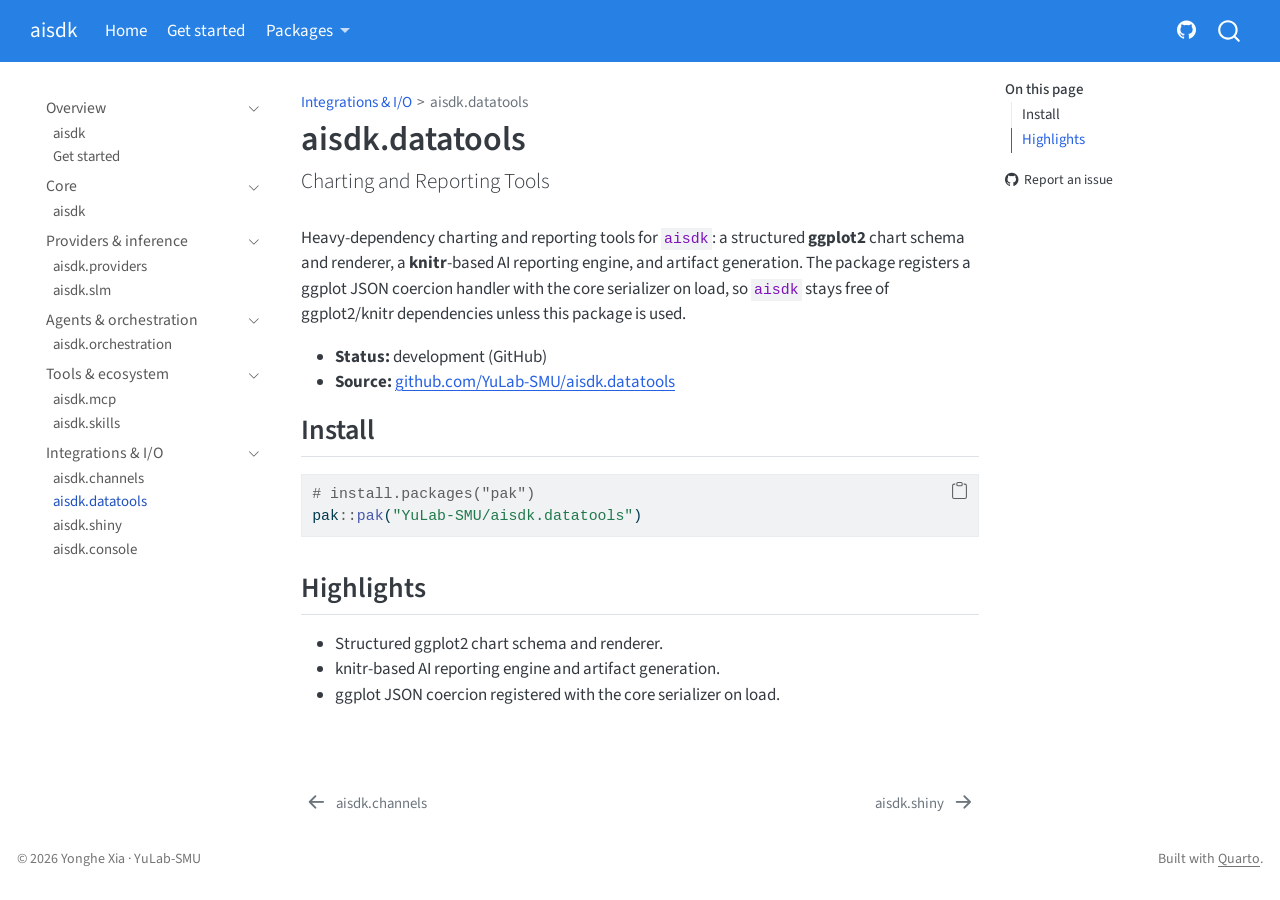
<file: packages/aisdk.datatools.html>
<!DOCTYPE html>
<html xmlns="http://www.w3.org/1999/xhtml" lang="en" xml:lang="en"><head>

<meta charset="utf-8">
<meta name="generator" content="quarto-1.9.38">

<meta name="viewport" content="width=device-width, initial-scale=1.0, user-scalable=yes">


<title>aisdk.datatools – aisdk</title>
<style>
/* Default styles provided by pandoc.
** See https://pandoc.org/MANUAL.html#variables-for-html for config info.
*/
code{white-space: pre-wrap;}
span.smallcaps{font-variant: small-caps;}
div.columns{display: flex; gap: min(4vw, 1.5em);}
div.column{flex: auto; overflow-x: auto;}
div.hanging-indent{margin-left: 1.5em; text-indent: -1.5em;}
ul.task-list{list-style: none;}
ul.task-list li input[type="checkbox"] {
  width: 0.8em;
  margin: 0 0.8em 0.2em -1em; /* quarto-specific, see https://github.com/quarto-dev/quarto-cli/issues/4556 */ 
  vertical-align: middle;
}
/* CSS for syntax highlighting */
html { -webkit-text-size-adjust: 100%; }
pre > code.sourceCode { white-space: pre; position: relative; }
pre > code.sourceCode > span { display: inline-block; line-height: 1.25; }
pre > code.sourceCode > span:empty { height: 1.2em; }
.sourceCode { overflow: visible; }
code.sourceCode > span { color: inherit; text-decoration: inherit; }
div.sourceCode { margin: 1em 0; }
pre.sourceCode { margin: 0; }
@media screen {
div.sourceCode { overflow: auto; }
}
@media print {
pre > code.sourceCode { white-space: pre-wrap; }
pre > code.sourceCode > span { text-indent: -5em; padding-left: 5em; }
}
pre.numberSource code
  { counter-reset: source-line 0; }
pre.numberSource code > span
  { position: relative; left: -4em; counter-increment: source-line; }
pre.numberSource code > span > a:first-child::before
  { content: counter(source-line);
    position: relative; left: -1em; text-align: right; vertical-align: baseline;
    border: none; display: inline-block;
    -webkit-touch-callout: none; -webkit-user-select: none;
    -khtml-user-select: none; -moz-user-select: none;
    -ms-user-select: none; user-select: none;
    padding: 0 4px; width: 4em;
  }
pre.numberSource { margin-left: 3em;  padding-left: 4px; }
div.sourceCode
  {   }
@media screen {
pre > code.sourceCode > span > a:first-child::before { text-decoration: underline; }
}
</style>


<script src="../site_libs/quarto-nav/quarto-nav.js"></script>
<script src="../site_libs/quarto-nav/headroom.min.js"></script>
<script src="../site_libs/clipboard/clipboard.min.js"></script>
<script src="../site_libs/quarto-search/autocomplete.umd.js"></script>
<script src="../site_libs/quarto-search/fuse.min.js"></script>
<script src="../site_libs/quarto-search/quarto-search.js"></script>
<meta name="quarto:offset" content="../">
<link href="../packages/aisdk.shiny.html" rel="next">
<link href="../packages/aisdk.channels.html" rel="prev">
<script src="../site_libs/quarto-html/quarto.js" type="module"></script>
<script src="../site_libs/quarto-html/tabsets/tabsets.js" type="module"></script>
<script src="../site_libs/quarto-html/popper.min.js"></script>
<script src="../site_libs/quarto-html/tippy.umd.min.js"></script>
<script src="../site_libs/quarto-html/anchor.min.js"></script>
<link href="../site_libs/quarto-html/tippy.css" rel="stylesheet">
<link href="../site_libs/quarto-html/quarto-syntax-highlighting-15634bcf2e68342d4ad2dfa704d543f6.css" rel="stylesheet" id="quarto-text-highlighting-styles">
<script src="../site_libs/bootstrap/bootstrap.min.js"></script>
<link href="../site_libs/bootstrap/bootstrap-icons.css" rel="stylesheet">
<link href="../site_libs/bootstrap/bootstrap-e16872440047994247dd28c82fe9c6b4.min.css" rel="stylesheet" append-hash="true" id="quarto-bootstrap" data-mode="light">
<script id="quarto-search-options" type="application/json">{
  "location": "navbar",
  "copy-button": false,
  "collapse-after": 3,
  "panel-placement": "end",
  "type": "overlay",
  "limit": 50,
  "keyboard-shortcut": [
    "f",
    "/",
    "s"
  ],
  "show-item-context": false,
  "language": {
    "search-no-results-text": "No results",
    "search-matching-documents-text": "matching documents",
    "search-copy-link-title": "Copy link to search",
    "search-hide-matches-text": "Hide additional matches",
    "search-more-match-text": "more match in this document",
    "search-more-matches-text": "more matches in this document",
    "search-clear-button-title": "Clear",
    "search-text-placeholder": "",
    "search-detached-cancel-button-title": "Cancel",
    "search-submit-button-title": "Submit",
    "search-label": "Search"
  }
}</script>


</head>

<body class="nav-sidebar floating nav-fixed quarto-light">

<div id="quarto-search-results"></div>
  <header id="quarto-header" class="headroom fixed-top">
    <nav class="navbar navbar-expand-lg " data-bs-theme="dark">
      <div class="navbar-container container-fluid">
      <div class="navbar-brand-container mx-auto">
    <a class="navbar-brand" href="../index.html">
    <span class="navbar-title">aisdk</span>
    </a>
  </div>
            <div id="quarto-search" class="" title="Search"></div>
          <button class="navbar-toggler" type="button" data-bs-toggle="collapse" data-bs-target="#navbarCollapse" aria-controls="navbarCollapse" role="menu" aria-expanded="false" aria-label="Toggle navigation" onclick="if (window.quartoToggleHeadroom) { window.quartoToggleHeadroom(); }">
  <span class="navbar-toggler-icon"></span>
</button>
          <div class="collapse navbar-collapse" id="navbarCollapse">
            <ul class="navbar-nav navbar-nav-scroll me-auto">
  <li class="nav-item">
    <a class="nav-link active" href="../index.html" aria-current="page"> 
<span class="menu-text">Home</span></a>
  </li>  
  <li class="nav-item">
    <a class="nav-link" href="../getting-started.html"> 
<span class="menu-text">Get started</span></a>
  </li>  
  <li class="nav-item dropdown ">
    <a class="nav-link dropdown-toggle" href="#" id="nav-menu-packages" role="link" data-bs-toggle="dropdown" aria-expanded="false">
 <span class="menu-text">Packages</span>
    </a>
    <ul class="dropdown-menu" aria-labelledby="nav-menu-packages">    
        <li>
    <a class="dropdown-item" href="../packages/aisdk.html">
 <span class="dropdown-text">aisdk — core</span></a>
  </li>  
        <li><hr class="dropdown-divider"></li>
        <li>
    <a class="dropdown-item" href="../packages/aisdk.providers.html">
 <span class="dropdown-text">aisdk.providers — provider adapters</span></a>
  </li>  
        <li>
    <a class="dropdown-item" href="../packages/aisdk.slm.html">
 <span class="dropdown-text">aisdk.slm — local inference</span></a>
  </li>  
        <li><hr class="dropdown-divider"></li>
        <li>
    <a class="dropdown-item" href="../packages/aisdk.orchestration.html">
 <span class="dropdown-text">aisdk.orchestration — multi-agent</span></a>
  </li>  
        <li>
    <a class="dropdown-item" href="../packages/aisdk.mcp.html">
 <span class="dropdown-text">aisdk.mcp — MCP client/server</span></a>
  </li>  
        <li>
    <a class="dropdown-item" href="../packages/aisdk.skills.html">
 <span class="dropdown-text">aisdk.skills — skill ecosystem</span></a>
  </li>  
        <li><hr class="dropdown-divider"></li>
        <li>
    <a class="dropdown-item" href="../packages/aisdk.channels.html">
 <span class="dropdown-text">aisdk.channels — messaging</span></a>
  </li>  
        <li>
    <a class="dropdown-item" href="../packages/aisdk.datatools.html">
 <span class="dropdown-text">aisdk.datatools — charts &amp; reports</span></a>
  </li>  
        <li>
    <a class="dropdown-item" href="../packages/aisdk.shiny.html">
 <span class="dropdown-text">aisdk.shiny — web UI</span></a>
  </li>  
        <li>
    <a class="dropdown-item" href="../packages/aisdk.console.html">
 <span class="dropdown-text">aisdk.console — terminal UI</span></a>
  </li>  
    </ul>
  </li>
</ul>
            <ul class="navbar-nav navbar-nav-scroll ms-auto">
  <li class="nav-item compact">
    <a class="nav-link" href="https://github.com/YuLab-SMU/aisdk"> <i class="bi bi-github" role="img" aria-label="GitHub">
</i> 
<span class="menu-text"></span></a>
  </li>  
</ul>
          </div> <!-- /navcollapse -->
            <div class="quarto-navbar-tools">
</div>
      </div> <!-- /container-fluid -->
    </nav>
  <nav class="quarto-secondary-nav">
    <div class="container-fluid d-flex">
      <button type="button" class="quarto-btn-toggle btn" data-bs-toggle="collapse" role="button" data-bs-target=".quarto-sidebar-collapse-item" aria-controls="quarto-sidebar" aria-expanded="false" aria-label="Toggle sidebar navigation" onclick="if (window.quartoToggleHeadroom) { window.quartoToggleHeadroom(); }">
        <i class="bi bi-layout-text-sidebar-reverse"></i>
      </button>
        <nav class="quarto-page-breadcrumbs" aria-label="breadcrumb"><ol class="breadcrumb"><li class="breadcrumb-item"><a href="../packages/aisdk.channels.html">Integrations &amp; I/O</a></li><li class="breadcrumb-item"><a href="../packages/aisdk.datatools.html">aisdk.datatools</a></li></ol></nav>
        <a class="flex-grow-1" role="navigation" data-bs-toggle="collapse" data-bs-target=".quarto-sidebar-collapse-item" aria-controls="quarto-sidebar" aria-expanded="false" aria-label="Toggle sidebar navigation" onclick="if (window.quartoToggleHeadroom) { window.quartoToggleHeadroom(); }">      
        </a>
    </div>
  </nav>
</header>
<!-- content -->
<div id="quarto-content" class="quarto-container page-columns page-rows-contents page-layout-article page-navbar">
<!-- sidebar -->
  <nav id="quarto-sidebar" class="sidebar collapse collapse-horizontal quarto-sidebar-collapse-item sidebar-navigation floating overflow-auto">
    <div class="sidebar-menu-container"> 
    <ul class="list-unstyled mt-1">
        <li class="sidebar-item sidebar-item-section">
      <div class="sidebar-item-container"> 
            <a class="sidebar-item-text sidebar-link text-start" data-bs-toggle="collapse" data-bs-target="#quarto-sidebar-section-1" role="navigation" aria-expanded="true">
 <span class="menu-text">Overview</span></a>
          <a class="sidebar-item-toggle text-start" data-bs-toggle="collapse" data-bs-target="#quarto-sidebar-section-1" role="navigation" aria-expanded="true" aria-label="Toggle section">
            <i class="bi bi-chevron-right ms-2"></i>
          </a> 
      </div>
      <ul id="quarto-sidebar-section-1" class="collapse list-unstyled sidebar-section depth1 show">  
          <li class="sidebar-item">
  <div class="sidebar-item-container"> 
  <a href="../index.html" class="sidebar-item-text sidebar-link">
 <span class="menu-text">aisdk</span></a>
  </div>
</li>
          <li class="sidebar-item">
  <div class="sidebar-item-container"> 
  <a href="../getting-started.html" class="sidebar-item-text sidebar-link">
 <span class="menu-text">Get started</span></a>
  </div>
</li>
      </ul>
  </li>
        <li class="sidebar-item sidebar-item-section">
      <div class="sidebar-item-container"> 
            <a class="sidebar-item-text sidebar-link text-start" data-bs-toggle="collapse" data-bs-target="#quarto-sidebar-section-2" role="navigation" aria-expanded="true">
 <span class="menu-text">Core</span></a>
          <a class="sidebar-item-toggle text-start" data-bs-toggle="collapse" data-bs-target="#quarto-sidebar-section-2" role="navigation" aria-expanded="true" aria-label="Toggle section">
            <i class="bi bi-chevron-right ms-2"></i>
          </a> 
      </div>
      <ul id="quarto-sidebar-section-2" class="collapse list-unstyled sidebar-section depth1 show">  
          <li class="sidebar-item">
  <div class="sidebar-item-container"> 
  <a href="../packages/aisdk.html" class="sidebar-item-text sidebar-link">
 <span class="menu-text">aisdk</span></a>
  </div>
</li>
      </ul>
  </li>
        <li class="sidebar-item sidebar-item-section">
      <div class="sidebar-item-container"> 
            <a class="sidebar-item-text sidebar-link text-start" data-bs-toggle="collapse" data-bs-target="#quarto-sidebar-section-3" role="navigation" aria-expanded="true">
 <span class="menu-text">Providers &amp; inference</span></a>
          <a class="sidebar-item-toggle text-start" data-bs-toggle="collapse" data-bs-target="#quarto-sidebar-section-3" role="navigation" aria-expanded="true" aria-label="Toggle section">
            <i class="bi bi-chevron-right ms-2"></i>
          </a> 
      </div>
      <ul id="quarto-sidebar-section-3" class="collapse list-unstyled sidebar-section depth1 show">  
          <li class="sidebar-item">
  <div class="sidebar-item-container"> 
  <a href="../packages/aisdk.providers.html" class="sidebar-item-text sidebar-link">
 <span class="menu-text">aisdk.providers</span></a>
  </div>
</li>
          <li class="sidebar-item">
  <div class="sidebar-item-container"> 
  <a href="../packages/aisdk.slm.html" class="sidebar-item-text sidebar-link">
 <span class="menu-text">aisdk.slm</span></a>
  </div>
</li>
      </ul>
  </li>
        <li class="sidebar-item sidebar-item-section">
      <div class="sidebar-item-container"> 
            <a class="sidebar-item-text sidebar-link text-start" data-bs-toggle="collapse" data-bs-target="#quarto-sidebar-section-4" role="navigation" aria-expanded="true">
 <span class="menu-text">Agents &amp; orchestration</span></a>
          <a class="sidebar-item-toggle text-start" data-bs-toggle="collapse" data-bs-target="#quarto-sidebar-section-4" role="navigation" aria-expanded="true" aria-label="Toggle section">
            <i class="bi bi-chevron-right ms-2"></i>
          </a> 
      </div>
      <ul id="quarto-sidebar-section-4" class="collapse list-unstyled sidebar-section depth1 show">  
          <li class="sidebar-item">
  <div class="sidebar-item-container"> 
  <a href="../packages/aisdk.orchestration.html" class="sidebar-item-text sidebar-link">
 <span class="menu-text">aisdk.orchestration</span></a>
  </div>
</li>
      </ul>
  </li>
        <li class="sidebar-item sidebar-item-section">
      <div class="sidebar-item-container"> 
            <a class="sidebar-item-text sidebar-link text-start" data-bs-toggle="collapse" data-bs-target="#quarto-sidebar-section-5" role="navigation" aria-expanded="true">
 <span class="menu-text">Tools &amp; ecosystem</span></a>
          <a class="sidebar-item-toggle text-start" data-bs-toggle="collapse" data-bs-target="#quarto-sidebar-section-5" role="navigation" aria-expanded="true" aria-label="Toggle section">
            <i class="bi bi-chevron-right ms-2"></i>
          </a> 
      </div>
      <ul id="quarto-sidebar-section-5" class="collapse list-unstyled sidebar-section depth1 show">  
          <li class="sidebar-item">
  <div class="sidebar-item-container"> 
  <a href="../packages/aisdk.mcp.html" class="sidebar-item-text sidebar-link">
 <span class="menu-text">aisdk.mcp</span></a>
  </div>
</li>
          <li class="sidebar-item">
  <div class="sidebar-item-container"> 
  <a href="../packages/aisdk.skills.html" class="sidebar-item-text sidebar-link">
 <span class="menu-text">aisdk.skills</span></a>
  </div>
</li>
      </ul>
  </li>
        <li class="sidebar-item sidebar-item-section">
      <div class="sidebar-item-container"> 
            <a class="sidebar-item-text sidebar-link text-start" data-bs-toggle="collapse" data-bs-target="#quarto-sidebar-section-6" role="navigation" aria-expanded="true">
 <span class="menu-text">Integrations &amp; I/O</span></a>
          <a class="sidebar-item-toggle text-start" data-bs-toggle="collapse" data-bs-target="#quarto-sidebar-section-6" role="navigation" aria-expanded="true" aria-label="Toggle section">
            <i class="bi bi-chevron-right ms-2"></i>
          </a> 
      </div>
      <ul id="quarto-sidebar-section-6" class="collapse list-unstyled sidebar-section depth1 show">  
          <li class="sidebar-item">
  <div class="sidebar-item-container"> 
  <a href="../packages/aisdk.channels.html" class="sidebar-item-text sidebar-link">
 <span class="menu-text">aisdk.channels</span></a>
  </div>
</li>
          <li class="sidebar-item">
  <div class="sidebar-item-container"> 
  <a href="../packages/aisdk.datatools.html" class="sidebar-item-text sidebar-link active">
 <span class="menu-text">aisdk.datatools</span></a>
  </div>
</li>
          <li class="sidebar-item">
  <div class="sidebar-item-container"> 
  <a href="../packages/aisdk.shiny.html" class="sidebar-item-text sidebar-link">
 <span class="menu-text">aisdk.shiny</span></a>
  </div>
</li>
          <li class="sidebar-item">
  <div class="sidebar-item-container"> 
  <a href="../packages/aisdk.console.html" class="sidebar-item-text sidebar-link">
 <span class="menu-text">aisdk.console</span></a>
  </div>
</li>
      </ul>
  </li>
    </ul>
    </div>
</nav>
<div id="quarto-sidebar-glass" class="quarto-sidebar-collapse-item" data-bs-toggle="collapse" data-bs-target=".quarto-sidebar-collapse-item"></div>
<!-- margin-sidebar -->
    <div id="quarto-margin-sidebar" class="sidebar margin-sidebar">
        <nav id="TOC" role="doc-toc" class="toc-active">
    <h2 id="toc-title">On this page</h2>
   
  <ul>
  <li><a href="#install" id="toc-install" class="nav-link active" data-scroll-target="#install">Install</a></li>
  <li><a href="#highlights" id="toc-highlights" class="nav-link" data-scroll-target="#highlights">Highlights</a></li>
  </ul>
<div class="toc-actions"><ul><li><a href="https://github.com/YuLab-SMU/aisdk-docs/issues/new" class="toc-action"><i class="bi bi-github"></i>Report an issue</a></li></ul></div></nav>
    </div>
<!-- main -->
<main class="content" id="quarto-document-content">

<header id="title-block-header" class="quarto-title-block default"><nav class="quarto-page-breadcrumbs quarto-title-breadcrumbs d-none d-lg-block" aria-label="breadcrumb"><ol class="breadcrumb"><li class="breadcrumb-item"><a href="../packages/aisdk.channels.html">Integrations &amp; I/O</a></li><li class="breadcrumb-item"><a href="../packages/aisdk.datatools.html">aisdk.datatools</a></li></ol></nav>
<div class="quarto-title">
<h1 class="title">aisdk.datatools</h1>
<p class="subtitle lead">Charting and Reporting Tools</p>
</div>



<div class="quarto-title-meta">

    
  
    
  </div>
  


</header>


<p>Heavy-dependency charting and reporting tools for <code>aisdk</code>: a structured <strong>ggplot2</strong> chart schema and renderer, a <strong>knitr</strong>-based AI reporting engine, and artifact generation. The package registers a ggplot JSON coercion handler with the core serializer on load, so <code>aisdk</code> stays free of ggplot2/knitr dependencies unless this package is used.</p>
<ul>
<li><strong>Status:</strong> development (GitHub)</li>
<li><strong>Source:</strong> <a href="https://github.com/YuLab-SMU/aisdk.datatools">github.com/YuLab-SMU/aisdk.datatools</a></li>
</ul>
<section id="install" class="level2">
<h2 class="anchored" data-anchor-id="install">Install</h2>
<div class="code-copy-outer-scaffold"><div class="sourceCode" id="cb1"><pre class="sourceCode r code-with-copy"><code class="sourceCode r"><span id="cb1-1"><a href="#cb1-1" aria-hidden="true" tabindex="-1"></a><span class="co"># install.packages("pak")</span></span>
<span id="cb1-2"><a href="#cb1-2" aria-hidden="true" tabindex="-1"></a>pak<span class="sc">::</span><span class="fu">pak</span>(<span class="st">"YuLab-SMU/aisdk.datatools"</span>)</span></code></pre></div><button title="Copy to Clipboard" class="code-copy-button"><i class="bi"></i></button></div>
</section>
<section id="highlights" class="level2">
<h2 class="anchored" data-anchor-id="highlights">Highlights</h2>
<ul>
<li>Structured ggplot2 chart schema and renderer.</li>
<li>knitr-based AI reporting engine and artifact generation.</li>
<li>ggplot JSON coercion registered with the core serializer on load.</li>
</ul>


</section>

</main> <!-- /main -->
<script id="quarto-html-after-body" type="application/javascript">
  window.document.addEventListener("DOMContentLoaded", function (event) {
    const icon = "";
    const anchorJS = new window.AnchorJS();
    anchorJS.options = {
      placement: 'right',
      icon: icon
    };
    anchorJS.add('.anchored');
    const isCodeAnnotation = (el) => {
      for (const clz of el.classList) {
        if (clz.startsWith('code-annotation-')) {                     
          return true;
        }
      }
      return false;
    }
    const onCopySuccess = function(e) {
      // button target
      const button = e.trigger;
      // don't keep focus
      button.blur();
      // flash "checked"
      button.classList.add('code-copy-button-checked');
      var currentTitle = button.getAttribute("title");
      button.setAttribute("title", "Copied!");
      let tooltip;
      if (window.bootstrap) {
        button.setAttribute("data-bs-toggle", "tooltip");
        button.setAttribute("data-bs-placement", "left");
        button.setAttribute("data-bs-title", "Copied!");
        tooltip = new bootstrap.Tooltip(button, 
          { trigger: "manual", 
            customClass: "code-copy-button-tooltip",
            offset: [0, -8]});
        tooltip.show();    
      }
      setTimeout(function() {
        if (tooltip) {
          tooltip.hide();
          button.removeAttribute("data-bs-title");
          button.removeAttribute("data-bs-toggle");
          button.removeAttribute("data-bs-placement");
        }
        button.setAttribute("title", currentTitle);
        button.classList.remove('code-copy-button-checked');
      }, 1000);
      // clear code selection
      e.clearSelection();
    }
    const getTextToCopy = function(trigger) {
      const outerScaffold = trigger.parentElement.cloneNode(true);
      const codeEl = outerScaffold.querySelector('code');
      for (const childEl of codeEl.children) {
        if (isCodeAnnotation(childEl)) {
          childEl.remove();
        }
      }
      return codeEl.innerText;
    }
    const clipboard = new window.ClipboardJS('.code-copy-button:not([data-in-quarto-modal])', {
      text: getTextToCopy
    });
    clipboard.on('success', onCopySuccess);
    if (window.document.getElementById('quarto-embedded-source-code-modal')) {
      const clipboardModal = new window.ClipboardJS('.code-copy-button[data-in-quarto-modal]', {
        text: getTextToCopy,
        container: window.document.getElementById('quarto-embedded-source-code-modal')
      });
      clipboardModal.on('success', onCopySuccess);
    }
      var localhostRegex = new RegExp(/^(?:http|https):\/\/localhost\:?[0-9]*\//);
      var mailtoRegex = new RegExp(/^mailto:/);
        var filterRegex = new RegExp("https:\/\/yulab-smu\.top\/aisdk-docs\/");
      var isInternal = (href) => {
          return filterRegex.test(href) || localhostRegex.test(href) || mailtoRegex.test(href);
      }
      // Inspect non-navigation links and adorn them if external
     var links = window.document.querySelectorAll('a[href]:not(.nav-link):not(.navbar-brand):not(.toc-action):not(.sidebar-link):not(.sidebar-item-toggle):not(.pagination-link):not(.no-external):not([aria-hidden]):not(.dropdown-item):not(.quarto-navigation-tool):not(.about-link)');
      for (var i=0; i<links.length; i++) {
        const link = links[i];
        if (!isInternal(link.href)) {
          // undo the damage that might have been done by quarto-nav.js in the case of
          // links that we want to consider external
          if (link.dataset.originalHref !== undefined) {
            link.href = link.dataset.originalHref;
          }
        }
      }
    function tippyHover(el, contentFn, onTriggerFn, onUntriggerFn) {
      const config = {
        allowHTML: true,
        maxWidth: 500,
        delay: 100,
        arrow: false,
        appendTo: function(el) {
            return el.parentElement;
        },
        interactive: true,
        interactiveBorder: 10,
        theme: 'quarto',
        placement: 'bottom-start',
      };
      if (contentFn) {
        config.content = contentFn;
      }
      if (onTriggerFn) {
        config.onTrigger = onTriggerFn;
      }
      if (onUntriggerFn) {
        config.onUntrigger = onUntriggerFn;
      }
      window.tippy(el, config); 
    }
    const noterefs = window.document.querySelectorAll('a[role="doc-noteref"]');
    for (var i=0; i<noterefs.length; i++) {
      const ref = noterefs[i];
      tippyHover(ref, function() {
        // use id or data attribute instead here
        let href = ref.getAttribute('data-footnote-href') || ref.getAttribute('href');
        try { href = new URL(href).hash; } catch {}
        const id = href.replace(/^#\/?/, "");
        const note = window.document.getElementById(id);
        if (note) {
          return note.innerHTML;
        } else {
          return "";
        }
      });
    }
    const xrefs = window.document.querySelectorAll('a.quarto-xref');
    const processXRef = (id, note) => {
      // Strip column container classes
      const stripColumnClz = (el) => {
        el.classList.remove("page-full", "page-columns");
        if (el.children) {
          for (const child of el.children) {
            stripColumnClz(child);
          }
        }
      }
      stripColumnClz(note)
      if (id === null || id.startsWith('sec-')) {
        // Special case sections, only their first couple elements
        const container = document.createElement("div");
        if (note.children && note.children.length > 2) {
          container.appendChild(note.children[0].cloneNode(true));
          for (let i = 1; i < note.children.length; i++) {
            const child = note.children[i];
            if (child.tagName === "P" && child.innerText === "") {
              continue;
            } else {
              container.appendChild(child.cloneNode(true));
              break;
            }
          }
          if (window.Quarto?.typesetMath) {
            window.Quarto.typesetMath(container);
          }
          return container.innerHTML
        } else {
          if (window.Quarto?.typesetMath) {
            window.Quarto.typesetMath(note);
          }
          return note.innerHTML;
        }
      } else {
        // Remove any anchor links if they are present
        const anchorLink = note.querySelector('a.anchorjs-link');
        if (anchorLink) {
          anchorLink.remove();
        }
        if (window.Quarto?.typesetMath) {
          window.Quarto.typesetMath(note);
        }
        if (note.classList.contains("callout")) {
          return note.outerHTML;
        } else {
          return note.innerHTML;
        }
      }
    }
    for (var i=0; i<xrefs.length; i++) {
      const xref = xrefs[i];
      tippyHover(xref, undefined, function(instance) {
        instance.disable();
        let url = xref.getAttribute('href');
        let hash = undefined; 
        if (url.startsWith('#')) {
          hash = url;
        } else {
          try { hash = new URL(url).hash; } catch {}
        }
        if (hash) {
          const id = hash.replace(/^#\/?/, "");
          const note = window.document.getElementById(id);
          if (note !== null) {
            try {
              const html = processXRef(id, note.cloneNode(true));
              instance.setContent(html);
            } finally {
              instance.enable();
              instance.show();
            }
          } else {
            // See if we can fetch this
            fetch(url.split('#')[0])
            .then(res => res.text())
            .then(html => {
              const parser = new DOMParser();
              const htmlDoc = parser.parseFromString(html, "text/html");
              const note = htmlDoc.getElementById(id);
              if (note !== null) {
                const html = processXRef(id, note);
                instance.setContent(html);
              } 
            }).finally(() => {
              instance.enable();
              instance.show();
            });
          }
        } else {
          // See if we can fetch a full url (with no hash to target)
          // This is a special case and we should probably do some content thinning / targeting
          fetch(url)
          .then(res => res.text())
          .then(html => {
            const parser = new DOMParser();
            const htmlDoc = parser.parseFromString(html, "text/html");
            const note = htmlDoc.querySelector('main.content');
            if (note !== null) {
              // This should only happen for chapter cross references
              // (since there is no id in the URL)
              // remove the first header
              if (note.children.length > 0 && note.children[0].tagName === "HEADER") {
                note.children[0].remove();
              }
              const html = processXRef(null, note);
              instance.setContent(html);
            } 
          }).finally(() => {
            instance.enable();
            instance.show();
          });
        }
      }, function(instance) {
      });
    }
        let selectedAnnoteEl;
        const selectorForAnnotation = ( cell, annotation) => {
          let cellAttr = 'data-code-cell="' + cell + '"';
          let lineAttr = 'data-code-annotation="' +  annotation + '"';
          const selector = 'span[' + cellAttr + '][' + lineAttr + ']';
          return selector;
        }
        const selectCodeLines = (annoteEl) => {
          const doc = window.document;
          const targetCell = annoteEl.getAttribute("data-target-cell");
          const targetAnnotation = annoteEl.getAttribute("data-target-annotation");
          const annoteSpan = window.document.querySelector(selectorForAnnotation(targetCell, targetAnnotation));
          const lines = annoteSpan.getAttribute("data-code-lines").split(",");
          const lineIds = lines.map((line) => {
            return targetCell + "-" + line;
          })
          let top = null;
          let height = null;
          let parent = null;
          if (lineIds.length > 0) {
              //compute the position of the single el (top and bottom and make a div)
              const el = window.document.getElementById(lineIds[0]);
              top = el.offsetTop;
              height = el.offsetHeight;
              parent = el.parentElement.parentElement;
            if (lineIds.length > 1) {
              const lastEl = window.document.getElementById(lineIds[lineIds.length - 1]);
              const bottom = lastEl.offsetTop + lastEl.offsetHeight;
              height = bottom - top;
            }
            if (top !== null && height !== null && parent !== null) {
              // cook up a div (if necessary) and position it 
              let div = window.document.getElementById("code-annotation-line-highlight");
              if (div === null) {
                div = window.document.createElement("div");
                div.setAttribute("id", "code-annotation-line-highlight");
                div.style.position = 'absolute';
                parent.appendChild(div);
              }
              div.style.top = top - 2 + "px";
              div.style.height = height + 4 + "px";
              div.style.left = 0;
              let gutterDiv = window.document.getElementById("code-annotation-line-highlight-gutter");
              if (gutterDiv === null) {
                gutterDiv = window.document.createElement("div");
                gutterDiv.setAttribute("id", "code-annotation-line-highlight-gutter");
                gutterDiv.style.position = 'absolute';
                const codeCell = window.document.getElementById(targetCell);
                const gutter = codeCell.querySelector('.code-annotation-gutter');
                gutter.appendChild(gutterDiv);
              }
              gutterDiv.style.top = top - 2 + "px";
              gutterDiv.style.height = height + 4 + "px";
            }
            selectedAnnoteEl = annoteEl;
          }
        };
        const unselectCodeLines = () => {
          const elementsIds = ["code-annotation-line-highlight", "code-annotation-line-highlight-gutter"];
          elementsIds.forEach((elId) => {
            const div = window.document.getElementById(elId);
            if (div) {
              div.remove();
            }
          });
          selectedAnnoteEl = undefined;
        };
          // Handle positioning of the toggle
      window.addEventListener(
        "resize",
        throttle(() => {
          elRect = undefined;
          if (selectedAnnoteEl) {
            selectCodeLines(selectedAnnoteEl);
          }
        }, 10)
      );
      function throttle(fn, ms) {
      let throttle = false;
      let timer;
        return (...args) => {
          if(!throttle) { // first call gets through
              fn.apply(this, args);
              throttle = true;
          } else { // all the others get throttled
              if(timer) clearTimeout(timer); // cancel #2
              timer = setTimeout(() => {
                fn.apply(this, args);
                timer = throttle = false;
              }, ms);
          }
        };
      }
        // Attach click handler to the DT
        const annoteDls = window.document.querySelectorAll('dt[data-target-cell]');
        for (const annoteDlNode of annoteDls) {
          annoteDlNode.addEventListener('click', (event) => {
            const clickedEl = event.target;
            if (clickedEl !== selectedAnnoteEl) {
              unselectCodeLines();
              const activeEl = window.document.querySelector('dt[data-target-cell].code-annotation-active');
              if (activeEl) {
                activeEl.classList.remove('code-annotation-active');
              }
              selectCodeLines(clickedEl);
              clickedEl.classList.add('code-annotation-active');
            } else {
              // Unselect the line
              unselectCodeLines();
              clickedEl.classList.remove('code-annotation-active');
            }
          });
        }
    const findCites = (el) => {
      const parentEl = el.parentElement;
      if (parentEl) {
        const cites = parentEl.dataset.cites;
        if (cites) {
          return {
            el,
            cites: cites.split(' ')
          };
        } else {
          return findCites(el.parentElement)
        }
      } else {
        return undefined;
      }
    };
    var bibliorefs = window.document.querySelectorAll('a[role="doc-biblioref"]');
    for (var i=0; i<bibliorefs.length; i++) {
      const ref = bibliorefs[i];
      const citeInfo = findCites(ref);
      if (citeInfo) {
        tippyHover(citeInfo.el, function() {
          var popup = window.document.createElement('div');
          citeInfo.cites.forEach(function(cite) {
            var citeDiv = window.document.createElement('div');
            citeDiv.classList.add('hanging-indent');
            citeDiv.classList.add('csl-entry');
            var biblioDiv = window.document.getElementById('ref-' + cite);
            if (biblioDiv) {
              citeDiv.innerHTML = biblioDiv.innerHTML;
            }
            popup.appendChild(citeDiv);
          });
          return popup.innerHTML;
        });
      }
    }
  });
  </script>
<nav class="page-navigation">
  <div class="nav-page nav-page-previous">
      <a href="../packages/aisdk.channels.html" class="pagination-link" aria-label="aisdk.channels">
        <i class="bi bi-arrow-left-short"></i> <span class="nav-page-text">aisdk.channels</span>
      </a>          
  </div>
  <div class="nav-page nav-page-next">
      <a href="../packages/aisdk.shiny.html" class="pagination-link" aria-label="aisdk.shiny">
        <span class="nav-page-text">aisdk.shiny</span> <i class="bi bi-arrow-right-short"></i>
      </a>
  </div>
</nav>
</div> <!-- /content -->
<footer class="footer">
  <div class="nav-footer">
    <div class="nav-footer-left">
<p>© 2026 Yonghe Xia · YuLab-SMU</p>
</div>   
    <div class="nav-footer-center">
      &nbsp;
    <div class="toc-actions d-sm-block d-md-none"><ul><li><a href="https://github.com/YuLab-SMU/aisdk-docs/issues/new" class="toc-action"><i class="bi bi-github"></i>Report an issue</a></li></ul></div></div>
    <div class="nav-footer-right">
<p>Built with <a href="https://quarto.org">Quarto</a>.</p>
</div>
  </div>
</footer>




</body></html>
</file>
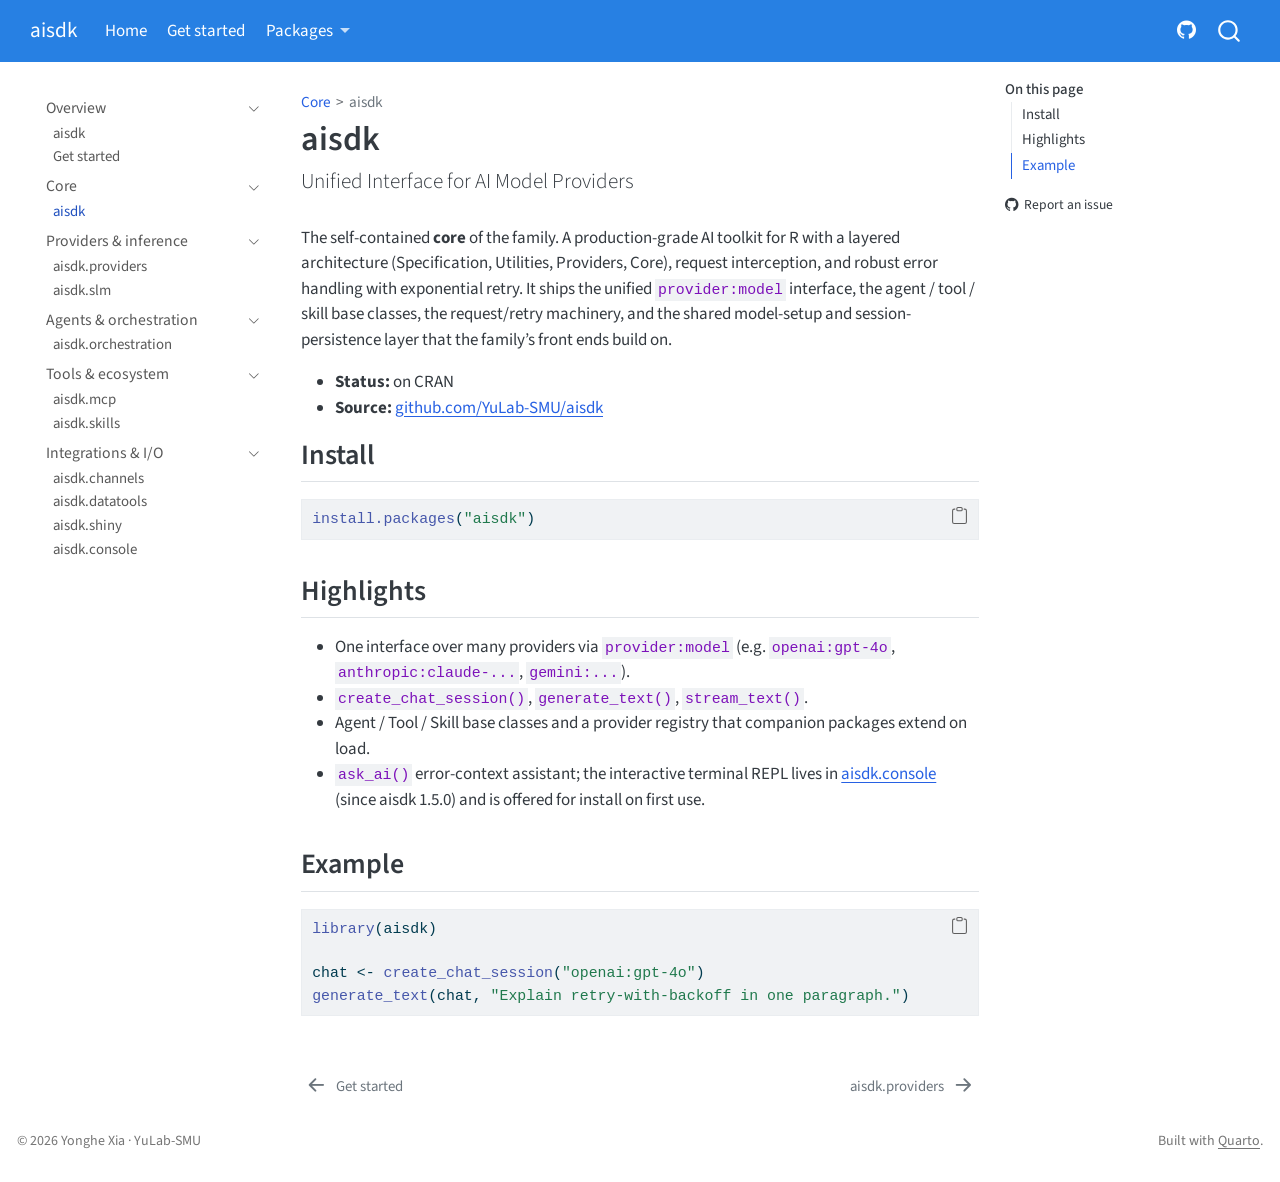
<file: packages/aisdk.html>
<!DOCTYPE html>
<html xmlns="http://www.w3.org/1999/xhtml" lang="en" xml:lang="en"><head>

<meta charset="utf-8">
<meta name="generator" content="quarto-1.9.38">

<meta name="viewport" content="width=device-width, initial-scale=1.0, user-scalable=yes">


<title>aisdk</title>
<style>
/* Default styles provided by pandoc.
** See https://pandoc.org/MANUAL.html#variables-for-html for config info.
*/
code{white-space: pre-wrap;}
span.smallcaps{font-variant: small-caps;}
div.columns{display: flex; gap: min(4vw, 1.5em);}
div.column{flex: auto; overflow-x: auto;}
div.hanging-indent{margin-left: 1.5em; text-indent: -1.5em;}
ul.task-list{list-style: none;}
ul.task-list li input[type="checkbox"] {
  width: 0.8em;
  margin: 0 0.8em 0.2em -1em; /* quarto-specific, see https://github.com/quarto-dev/quarto-cli/issues/4556 */ 
  vertical-align: middle;
}
/* CSS for syntax highlighting */
html { -webkit-text-size-adjust: 100%; }
pre > code.sourceCode { white-space: pre; position: relative; }
pre > code.sourceCode > span { display: inline-block; line-height: 1.25; }
pre > code.sourceCode > span:empty { height: 1.2em; }
.sourceCode { overflow: visible; }
code.sourceCode > span { color: inherit; text-decoration: inherit; }
div.sourceCode { margin: 1em 0; }
pre.sourceCode { margin: 0; }
@media screen {
div.sourceCode { overflow: auto; }
}
@media print {
pre > code.sourceCode { white-space: pre-wrap; }
pre > code.sourceCode > span { text-indent: -5em; padding-left: 5em; }
}
pre.numberSource code
  { counter-reset: source-line 0; }
pre.numberSource code > span
  { position: relative; left: -4em; counter-increment: source-line; }
pre.numberSource code > span > a:first-child::before
  { content: counter(source-line);
    position: relative; left: -1em; text-align: right; vertical-align: baseline;
    border: none; display: inline-block;
    -webkit-touch-callout: none; -webkit-user-select: none;
    -khtml-user-select: none; -moz-user-select: none;
    -ms-user-select: none; user-select: none;
    padding: 0 4px; width: 4em;
  }
pre.numberSource { margin-left: 3em;  padding-left: 4px; }
div.sourceCode
  {   }
@media screen {
pre > code.sourceCode > span > a:first-child::before { text-decoration: underline; }
}
</style>


<script src="../site_libs/quarto-nav/quarto-nav.js"></script>
<script src="../site_libs/quarto-nav/headroom.min.js"></script>
<script src="../site_libs/clipboard/clipboard.min.js"></script>
<script src="../site_libs/quarto-search/autocomplete.umd.js"></script>
<script src="../site_libs/quarto-search/fuse.min.js"></script>
<script src="../site_libs/quarto-search/quarto-search.js"></script>
<meta name="quarto:offset" content="../">
<link href="../packages/aisdk.providers.html" rel="next">
<link href="../getting-started.html" rel="prev">
<script src="../site_libs/quarto-html/quarto.js" type="module"></script>
<script src="../site_libs/quarto-html/tabsets/tabsets.js" type="module"></script>
<script src="../site_libs/quarto-html/popper.min.js"></script>
<script src="../site_libs/quarto-html/tippy.umd.min.js"></script>
<script src="../site_libs/quarto-html/anchor.min.js"></script>
<link href="../site_libs/quarto-html/tippy.css" rel="stylesheet">
<link href="../site_libs/quarto-html/quarto-syntax-highlighting-15634bcf2e68342d4ad2dfa704d543f6.css" rel="stylesheet" id="quarto-text-highlighting-styles">
<script src="../site_libs/bootstrap/bootstrap.min.js"></script>
<link href="../site_libs/bootstrap/bootstrap-icons.css" rel="stylesheet">
<link href="../site_libs/bootstrap/bootstrap-e16872440047994247dd28c82fe9c6b4.min.css" rel="stylesheet" append-hash="true" id="quarto-bootstrap" data-mode="light">
<script id="quarto-search-options" type="application/json">{
  "location": "navbar",
  "copy-button": false,
  "collapse-after": 3,
  "panel-placement": "end",
  "type": "overlay",
  "limit": 50,
  "keyboard-shortcut": [
    "f",
    "/",
    "s"
  ],
  "show-item-context": false,
  "language": {
    "search-no-results-text": "No results",
    "search-matching-documents-text": "matching documents",
    "search-copy-link-title": "Copy link to search",
    "search-hide-matches-text": "Hide additional matches",
    "search-more-match-text": "more match in this document",
    "search-more-matches-text": "more matches in this document",
    "search-clear-button-title": "Clear",
    "search-text-placeholder": "",
    "search-detached-cancel-button-title": "Cancel",
    "search-submit-button-title": "Submit",
    "search-label": "Search"
  }
}</script>


</head>

<body class="nav-sidebar floating nav-fixed quarto-light">

<div id="quarto-search-results"></div>
  <header id="quarto-header" class="headroom fixed-top">
    <nav class="navbar navbar-expand-lg " data-bs-theme="dark">
      <div class="navbar-container container-fluid">
      <div class="navbar-brand-container mx-auto">
    <a class="navbar-brand" href="../index.html">
    <span class="navbar-title">aisdk</span>
    </a>
  </div>
            <div id="quarto-search" class="" title="Search"></div>
          <button class="navbar-toggler" type="button" data-bs-toggle="collapse" data-bs-target="#navbarCollapse" aria-controls="navbarCollapse" role="menu" aria-expanded="false" aria-label="Toggle navigation" onclick="if (window.quartoToggleHeadroom) { window.quartoToggleHeadroom(); }">
  <span class="navbar-toggler-icon"></span>
</button>
          <div class="collapse navbar-collapse" id="navbarCollapse">
            <ul class="navbar-nav navbar-nav-scroll me-auto">
  <li class="nav-item">
    <a class="nav-link active" href="../index.html" aria-current="page"> 
<span class="menu-text">Home</span></a>
  </li>  
  <li class="nav-item">
    <a class="nav-link" href="../getting-started.html"> 
<span class="menu-text">Get started</span></a>
  </li>  
  <li class="nav-item dropdown ">
    <a class="nav-link dropdown-toggle" href="#" id="nav-menu-packages" role="link" data-bs-toggle="dropdown" aria-expanded="false">
 <span class="menu-text">Packages</span>
    </a>
    <ul class="dropdown-menu" aria-labelledby="nav-menu-packages">    
        <li>
    <a class="dropdown-item" href="../packages/aisdk.html">
 <span class="dropdown-text">aisdk — core</span></a>
  </li>  
        <li><hr class="dropdown-divider"></li>
        <li>
    <a class="dropdown-item" href="../packages/aisdk.providers.html">
 <span class="dropdown-text">aisdk.providers — provider adapters</span></a>
  </li>  
        <li>
    <a class="dropdown-item" href="../packages/aisdk.slm.html">
 <span class="dropdown-text">aisdk.slm — local inference</span></a>
  </li>  
        <li><hr class="dropdown-divider"></li>
        <li>
    <a class="dropdown-item" href="../packages/aisdk.orchestration.html">
 <span class="dropdown-text">aisdk.orchestration — multi-agent</span></a>
  </li>  
        <li>
    <a class="dropdown-item" href="../packages/aisdk.mcp.html">
 <span class="dropdown-text">aisdk.mcp — MCP client/server</span></a>
  </li>  
        <li>
    <a class="dropdown-item" href="../packages/aisdk.skills.html">
 <span class="dropdown-text">aisdk.skills — skill ecosystem</span></a>
  </li>  
        <li><hr class="dropdown-divider"></li>
        <li>
    <a class="dropdown-item" href="../packages/aisdk.channels.html">
 <span class="dropdown-text">aisdk.channels — messaging</span></a>
  </li>  
        <li>
    <a class="dropdown-item" href="../packages/aisdk.datatools.html">
 <span class="dropdown-text">aisdk.datatools — charts &amp; reports</span></a>
  </li>  
        <li>
    <a class="dropdown-item" href="../packages/aisdk.shiny.html">
 <span class="dropdown-text">aisdk.shiny — web UI</span></a>
  </li>  
        <li>
    <a class="dropdown-item" href="../packages/aisdk.console.html">
 <span class="dropdown-text">aisdk.console — terminal UI</span></a>
  </li>  
    </ul>
  </li>
</ul>
            <ul class="navbar-nav navbar-nav-scroll ms-auto">
  <li class="nav-item compact">
    <a class="nav-link" href="https://github.com/YuLab-SMU/aisdk"> <i class="bi bi-github" role="img" aria-label="GitHub">
</i> 
<span class="menu-text"></span></a>
  </li>  
</ul>
          </div> <!-- /navcollapse -->
            <div class="quarto-navbar-tools">
</div>
      </div> <!-- /container-fluid -->
    </nav>
  <nav class="quarto-secondary-nav">
    <div class="container-fluid d-flex">
      <button type="button" class="quarto-btn-toggle btn" data-bs-toggle="collapse" role="button" data-bs-target=".quarto-sidebar-collapse-item" aria-controls="quarto-sidebar" aria-expanded="false" aria-label="Toggle sidebar navigation" onclick="if (window.quartoToggleHeadroom) { window.quartoToggleHeadroom(); }">
        <i class="bi bi-layout-text-sidebar-reverse"></i>
      </button>
        <nav class="quarto-page-breadcrumbs" aria-label="breadcrumb"><ol class="breadcrumb"><li class="breadcrumb-item"><a href="../packages/aisdk.html">Core</a></li><li class="breadcrumb-item"><a href="../packages/aisdk.html">aisdk</a></li></ol></nav>
        <a class="flex-grow-1" role="navigation" data-bs-toggle="collapse" data-bs-target=".quarto-sidebar-collapse-item" aria-controls="quarto-sidebar" aria-expanded="false" aria-label="Toggle sidebar navigation" onclick="if (window.quartoToggleHeadroom) { window.quartoToggleHeadroom(); }">      
        </a>
    </div>
  </nav>
</header>
<!-- content -->
<div id="quarto-content" class="quarto-container page-columns page-rows-contents page-layout-article page-navbar">
<!-- sidebar -->
  <nav id="quarto-sidebar" class="sidebar collapse collapse-horizontal quarto-sidebar-collapse-item sidebar-navigation floating overflow-auto">
    <div class="sidebar-menu-container"> 
    <ul class="list-unstyled mt-1">
        <li class="sidebar-item sidebar-item-section">
      <div class="sidebar-item-container"> 
            <a class="sidebar-item-text sidebar-link text-start" data-bs-toggle="collapse" data-bs-target="#quarto-sidebar-section-1" role="navigation" aria-expanded="true">
 <span class="menu-text">Overview</span></a>
          <a class="sidebar-item-toggle text-start" data-bs-toggle="collapse" data-bs-target="#quarto-sidebar-section-1" role="navigation" aria-expanded="true" aria-label="Toggle section">
            <i class="bi bi-chevron-right ms-2"></i>
          </a> 
      </div>
      <ul id="quarto-sidebar-section-1" class="collapse list-unstyled sidebar-section depth1 show">  
          <li class="sidebar-item">
  <div class="sidebar-item-container"> 
  <a href="../index.html" class="sidebar-item-text sidebar-link">
 <span class="menu-text">aisdk</span></a>
  </div>
</li>
          <li class="sidebar-item">
  <div class="sidebar-item-container"> 
  <a href="../getting-started.html" class="sidebar-item-text sidebar-link">
 <span class="menu-text">Get started</span></a>
  </div>
</li>
      </ul>
  </li>
        <li class="sidebar-item sidebar-item-section">
      <div class="sidebar-item-container"> 
            <a class="sidebar-item-text sidebar-link text-start" data-bs-toggle="collapse" data-bs-target="#quarto-sidebar-section-2" role="navigation" aria-expanded="true">
 <span class="menu-text">Core</span></a>
          <a class="sidebar-item-toggle text-start" data-bs-toggle="collapse" data-bs-target="#quarto-sidebar-section-2" role="navigation" aria-expanded="true" aria-label="Toggle section">
            <i class="bi bi-chevron-right ms-2"></i>
          </a> 
      </div>
      <ul id="quarto-sidebar-section-2" class="collapse list-unstyled sidebar-section depth1 show">  
          <li class="sidebar-item">
  <div class="sidebar-item-container"> 
  <a href="../packages/aisdk.html" class="sidebar-item-text sidebar-link active">
 <span class="menu-text">aisdk</span></a>
  </div>
</li>
      </ul>
  </li>
        <li class="sidebar-item sidebar-item-section">
      <div class="sidebar-item-container"> 
            <a class="sidebar-item-text sidebar-link text-start" data-bs-toggle="collapse" data-bs-target="#quarto-sidebar-section-3" role="navigation" aria-expanded="true">
 <span class="menu-text">Providers &amp; inference</span></a>
          <a class="sidebar-item-toggle text-start" data-bs-toggle="collapse" data-bs-target="#quarto-sidebar-section-3" role="navigation" aria-expanded="true" aria-label="Toggle section">
            <i class="bi bi-chevron-right ms-2"></i>
          </a> 
      </div>
      <ul id="quarto-sidebar-section-3" class="collapse list-unstyled sidebar-section depth1 show">  
          <li class="sidebar-item">
  <div class="sidebar-item-container"> 
  <a href="../packages/aisdk.providers.html" class="sidebar-item-text sidebar-link">
 <span class="menu-text">aisdk.providers</span></a>
  </div>
</li>
          <li class="sidebar-item">
  <div class="sidebar-item-container"> 
  <a href="../packages/aisdk.slm.html" class="sidebar-item-text sidebar-link">
 <span class="menu-text">aisdk.slm</span></a>
  </div>
</li>
      </ul>
  </li>
        <li class="sidebar-item sidebar-item-section">
      <div class="sidebar-item-container"> 
            <a class="sidebar-item-text sidebar-link text-start" data-bs-toggle="collapse" data-bs-target="#quarto-sidebar-section-4" role="navigation" aria-expanded="true">
 <span class="menu-text">Agents &amp; orchestration</span></a>
          <a class="sidebar-item-toggle text-start" data-bs-toggle="collapse" data-bs-target="#quarto-sidebar-section-4" role="navigation" aria-expanded="true" aria-label="Toggle section">
            <i class="bi bi-chevron-right ms-2"></i>
          </a> 
      </div>
      <ul id="quarto-sidebar-section-4" class="collapse list-unstyled sidebar-section depth1 show">  
          <li class="sidebar-item">
  <div class="sidebar-item-container"> 
  <a href="../packages/aisdk.orchestration.html" class="sidebar-item-text sidebar-link">
 <span class="menu-text">aisdk.orchestration</span></a>
  </div>
</li>
      </ul>
  </li>
        <li class="sidebar-item sidebar-item-section">
      <div class="sidebar-item-container"> 
            <a class="sidebar-item-text sidebar-link text-start" data-bs-toggle="collapse" data-bs-target="#quarto-sidebar-section-5" role="navigation" aria-expanded="true">
 <span class="menu-text">Tools &amp; ecosystem</span></a>
          <a class="sidebar-item-toggle text-start" data-bs-toggle="collapse" data-bs-target="#quarto-sidebar-section-5" role="navigation" aria-expanded="true" aria-label="Toggle section">
            <i class="bi bi-chevron-right ms-2"></i>
          </a> 
      </div>
      <ul id="quarto-sidebar-section-5" class="collapse list-unstyled sidebar-section depth1 show">  
          <li class="sidebar-item">
  <div class="sidebar-item-container"> 
  <a href="../packages/aisdk.mcp.html" class="sidebar-item-text sidebar-link">
 <span class="menu-text">aisdk.mcp</span></a>
  </div>
</li>
          <li class="sidebar-item">
  <div class="sidebar-item-container"> 
  <a href="../packages/aisdk.skills.html" class="sidebar-item-text sidebar-link">
 <span class="menu-text">aisdk.skills</span></a>
  </div>
</li>
      </ul>
  </li>
        <li class="sidebar-item sidebar-item-section">
      <div class="sidebar-item-container"> 
            <a class="sidebar-item-text sidebar-link text-start" data-bs-toggle="collapse" data-bs-target="#quarto-sidebar-section-6" role="navigation" aria-expanded="true">
 <span class="menu-text">Integrations &amp; I/O</span></a>
          <a class="sidebar-item-toggle text-start" data-bs-toggle="collapse" data-bs-target="#quarto-sidebar-section-6" role="navigation" aria-expanded="true" aria-label="Toggle section">
            <i class="bi bi-chevron-right ms-2"></i>
          </a> 
      </div>
      <ul id="quarto-sidebar-section-6" class="collapse list-unstyled sidebar-section depth1 show">  
          <li class="sidebar-item">
  <div class="sidebar-item-container"> 
  <a href="../packages/aisdk.channels.html" class="sidebar-item-text sidebar-link">
 <span class="menu-text">aisdk.channels</span></a>
  </div>
</li>
          <li class="sidebar-item">
  <div class="sidebar-item-container"> 
  <a href="../packages/aisdk.datatools.html" class="sidebar-item-text sidebar-link">
 <span class="menu-text">aisdk.datatools</span></a>
  </div>
</li>
          <li class="sidebar-item">
  <div class="sidebar-item-container"> 
  <a href="../packages/aisdk.shiny.html" class="sidebar-item-text sidebar-link">
 <span class="menu-text">aisdk.shiny</span></a>
  </div>
</li>
          <li class="sidebar-item">
  <div class="sidebar-item-container"> 
  <a href="../packages/aisdk.console.html" class="sidebar-item-text sidebar-link">
 <span class="menu-text">aisdk.console</span></a>
  </div>
</li>
      </ul>
  </li>
    </ul>
    </div>
</nav>
<div id="quarto-sidebar-glass" class="quarto-sidebar-collapse-item" data-bs-toggle="collapse" data-bs-target=".quarto-sidebar-collapse-item"></div>
<!-- margin-sidebar -->
    <div id="quarto-margin-sidebar" class="sidebar margin-sidebar">
        <nav id="TOC" role="doc-toc" class="toc-active">
    <h2 id="toc-title">On this page</h2>
   
  <ul>
  <li><a href="#install" id="toc-install" class="nav-link active" data-scroll-target="#install">Install</a></li>
  <li><a href="#highlights" id="toc-highlights" class="nav-link" data-scroll-target="#highlights">Highlights</a></li>
  <li><a href="#example" id="toc-example" class="nav-link" data-scroll-target="#example">Example</a></li>
  </ul>
<div class="toc-actions"><ul><li><a href="https://github.com/YuLab-SMU/aisdk-docs/issues/new" class="toc-action"><i class="bi bi-github"></i>Report an issue</a></li></ul></div></nav>
    </div>
<!-- main -->
<main class="content" id="quarto-document-content">

<header id="title-block-header" class="quarto-title-block default"><nav class="quarto-page-breadcrumbs quarto-title-breadcrumbs d-none d-lg-block" aria-label="breadcrumb"><ol class="breadcrumb"><li class="breadcrumb-item"><a href="../packages/aisdk.html">Core</a></li><li class="breadcrumb-item"><a href="../packages/aisdk.html">aisdk</a></li></ol></nav>
<div class="quarto-title">
<h1 class="title">aisdk</h1>
<p class="subtitle lead">Unified Interface for AI Model Providers</p>
</div>



<div class="quarto-title-meta">

    
  
    
  </div>
  


</header>


<p>The self-contained <strong>core</strong> of the family. A production-grade AI toolkit for R with a layered architecture (Specification, Utilities, Providers, Core), request interception, and robust error handling with exponential retry. It ships the unified <code>provider:model</code> interface, the agent / tool / skill base classes, the request/retry machinery, and the shared model-setup and session-persistence layer that the family’s front ends build on.</p>
<ul>
<li><strong>Status:</strong> on CRAN</li>
<li><strong>Source:</strong> <a href="https://github.com/YuLab-SMU/aisdk">github.com/YuLab-SMU/aisdk</a></li>
</ul>
<section id="install" class="level2">
<h2 class="anchored" data-anchor-id="install">Install</h2>
<div class="code-copy-outer-scaffold"><div class="sourceCode" id="cb1"><pre class="sourceCode r code-with-copy"><code class="sourceCode r"><span id="cb1-1"><a href="#cb1-1" aria-hidden="true" tabindex="-1"></a><span class="fu">install.packages</span>(<span class="st">"aisdk"</span>)</span></code></pre></div><button title="Copy to Clipboard" class="code-copy-button"><i class="bi"></i></button></div>
</section>
<section id="highlights" class="level2">
<h2 class="anchored" data-anchor-id="highlights">Highlights</h2>
<ul>
<li>One interface over many providers via <code>provider:model</code> (e.g.&nbsp;<code>openai:gpt-4o</code>, <code>anthropic:claude-...</code>, <code>gemini:...</code>).</li>
<li><code>create_chat_session()</code>, <code>generate_text()</code>, <code>stream_text()</code>.</li>
<li>Agent / Tool / Skill base classes and a provider registry that companion packages extend on load.</li>
<li><code>ask_ai()</code> error-context assistant; the interactive terminal REPL lives in <a href="../packages/aisdk.console.html">aisdk.console</a> (since aisdk 1.5.0) and is offered for install on first use.</li>
</ul>
</section>
<section id="example" class="level2">
<h2 class="anchored" data-anchor-id="example">Example</h2>
<div class="code-copy-outer-scaffold"><div class="sourceCode" id="cb2"><pre class="sourceCode r code-with-copy"><code class="sourceCode r"><span id="cb2-1"><a href="#cb2-1" aria-hidden="true" tabindex="-1"></a><span class="fu">library</span>(aisdk)</span>
<span id="cb2-2"><a href="#cb2-2" aria-hidden="true" tabindex="-1"></a></span>
<span id="cb2-3"><a href="#cb2-3" aria-hidden="true" tabindex="-1"></a>chat <span class="ot">&lt;-</span> <span class="fu">create_chat_session</span>(<span class="st">"openai:gpt-4o"</span>)</span>
<span id="cb2-4"><a href="#cb2-4" aria-hidden="true" tabindex="-1"></a><span class="fu">generate_text</span>(chat, <span class="st">"Explain retry-with-backoff in one paragraph."</span>)</span></code></pre></div><button title="Copy to Clipboard" class="code-copy-button"><i class="bi"></i></button></div>


</section>

</main> <!-- /main -->
<script id="quarto-html-after-body" type="application/javascript">
  window.document.addEventListener("DOMContentLoaded", function (event) {
    const icon = "";
    const anchorJS = new window.AnchorJS();
    anchorJS.options = {
      placement: 'right',
      icon: icon
    };
    anchorJS.add('.anchored');
    const isCodeAnnotation = (el) => {
      for (const clz of el.classList) {
        if (clz.startsWith('code-annotation-')) {                     
          return true;
        }
      }
      return false;
    }
    const onCopySuccess = function(e) {
      // button target
      const button = e.trigger;
      // don't keep focus
      button.blur();
      // flash "checked"
      button.classList.add('code-copy-button-checked');
      var currentTitle = button.getAttribute("title");
      button.setAttribute("title", "Copied!");
      let tooltip;
      if (window.bootstrap) {
        button.setAttribute("data-bs-toggle", "tooltip");
        button.setAttribute("data-bs-placement", "left");
        button.setAttribute("data-bs-title", "Copied!");
        tooltip = new bootstrap.Tooltip(button, 
          { trigger: "manual", 
            customClass: "code-copy-button-tooltip",
            offset: [0, -8]});
        tooltip.show();    
      }
      setTimeout(function() {
        if (tooltip) {
          tooltip.hide();
          button.removeAttribute("data-bs-title");
          button.removeAttribute("data-bs-toggle");
          button.removeAttribute("data-bs-placement");
        }
        button.setAttribute("title", currentTitle);
        button.classList.remove('code-copy-button-checked');
      }, 1000);
      // clear code selection
      e.clearSelection();
    }
    const getTextToCopy = function(trigger) {
      const outerScaffold = trigger.parentElement.cloneNode(true);
      const codeEl = outerScaffold.querySelector('code');
      for (const childEl of codeEl.children) {
        if (isCodeAnnotation(childEl)) {
          childEl.remove();
        }
      }
      return codeEl.innerText;
    }
    const clipboard = new window.ClipboardJS('.code-copy-button:not([data-in-quarto-modal])', {
      text: getTextToCopy
    });
    clipboard.on('success', onCopySuccess);
    if (window.document.getElementById('quarto-embedded-source-code-modal')) {
      const clipboardModal = new window.ClipboardJS('.code-copy-button[data-in-quarto-modal]', {
        text: getTextToCopy,
        container: window.document.getElementById('quarto-embedded-source-code-modal')
      });
      clipboardModal.on('success', onCopySuccess);
    }
      var localhostRegex = new RegExp(/^(?:http|https):\/\/localhost\:?[0-9]*\//);
      var mailtoRegex = new RegExp(/^mailto:/);
        var filterRegex = new RegExp("https:\/\/yulab-smu\.top\/aisdk-docs\/");
      var isInternal = (href) => {
          return filterRegex.test(href) || localhostRegex.test(href) || mailtoRegex.test(href);
      }
      // Inspect non-navigation links and adorn them if external
     var links = window.document.querySelectorAll('a[href]:not(.nav-link):not(.navbar-brand):not(.toc-action):not(.sidebar-link):not(.sidebar-item-toggle):not(.pagination-link):not(.no-external):not([aria-hidden]):not(.dropdown-item):not(.quarto-navigation-tool):not(.about-link)');
      for (var i=0; i<links.length; i++) {
        const link = links[i];
        if (!isInternal(link.href)) {
          // undo the damage that might have been done by quarto-nav.js in the case of
          // links that we want to consider external
          if (link.dataset.originalHref !== undefined) {
            link.href = link.dataset.originalHref;
          }
        }
      }
    function tippyHover(el, contentFn, onTriggerFn, onUntriggerFn) {
      const config = {
        allowHTML: true,
        maxWidth: 500,
        delay: 100,
        arrow: false,
        appendTo: function(el) {
            return el.parentElement;
        },
        interactive: true,
        interactiveBorder: 10,
        theme: 'quarto',
        placement: 'bottom-start',
      };
      if (contentFn) {
        config.content = contentFn;
      }
      if (onTriggerFn) {
        config.onTrigger = onTriggerFn;
      }
      if (onUntriggerFn) {
        config.onUntrigger = onUntriggerFn;
      }
      window.tippy(el, config); 
    }
    const noterefs = window.document.querySelectorAll('a[role="doc-noteref"]');
    for (var i=0; i<noterefs.length; i++) {
      const ref = noterefs[i];
      tippyHover(ref, function() {
        // use id or data attribute instead here
        let href = ref.getAttribute('data-footnote-href') || ref.getAttribute('href');
        try { href = new URL(href).hash; } catch {}
        const id = href.replace(/^#\/?/, "");
        const note = window.document.getElementById(id);
        if (note) {
          return note.innerHTML;
        } else {
          return "";
        }
      });
    }
    const xrefs = window.document.querySelectorAll('a.quarto-xref');
    const processXRef = (id, note) => {
      // Strip column container classes
      const stripColumnClz = (el) => {
        el.classList.remove("page-full", "page-columns");
        if (el.children) {
          for (const child of el.children) {
            stripColumnClz(child);
          }
        }
      }
      stripColumnClz(note)
      if (id === null || id.startsWith('sec-')) {
        // Special case sections, only their first couple elements
        const container = document.createElement("div");
        if (note.children && note.children.length > 2) {
          container.appendChild(note.children[0].cloneNode(true));
          for (let i = 1; i < note.children.length; i++) {
            const child = note.children[i];
            if (child.tagName === "P" && child.innerText === "") {
              continue;
            } else {
              container.appendChild(child.cloneNode(true));
              break;
            }
          }
          if (window.Quarto?.typesetMath) {
            window.Quarto.typesetMath(container);
          }
          return container.innerHTML
        } else {
          if (window.Quarto?.typesetMath) {
            window.Quarto.typesetMath(note);
          }
          return note.innerHTML;
        }
      } else {
        // Remove any anchor links if they are present
        const anchorLink = note.querySelector('a.anchorjs-link');
        if (anchorLink) {
          anchorLink.remove();
        }
        if (window.Quarto?.typesetMath) {
          window.Quarto.typesetMath(note);
        }
        if (note.classList.contains("callout")) {
          return note.outerHTML;
        } else {
          return note.innerHTML;
        }
      }
    }
    for (var i=0; i<xrefs.length; i++) {
      const xref = xrefs[i];
      tippyHover(xref, undefined, function(instance) {
        instance.disable();
        let url = xref.getAttribute('href');
        let hash = undefined; 
        if (url.startsWith('#')) {
          hash = url;
        } else {
          try { hash = new URL(url).hash; } catch {}
        }
        if (hash) {
          const id = hash.replace(/^#\/?/, "");
          const note = window.document.getElementById(id);
          if (note !== null) {
            try {
              const html = processXRef(id, note.cloneNode(true));
              instance.setContent(html);
            } finally {
              instance.enable();
              instance.show();
            }
          } else {
            // See if we can fetch this
            fetch(url.split('#')[0])
            .then(res => res.text())
            .then(html => {
              const parser = new DOMParser();
              const htmlDoc = parser.parseFromString(html, "text/html");
              const note = htmlDoc.getElementById(id);
              if (note !== null) {
                const html = processXRef(id, note);
                instance.setContent(html);
              } 
            }).finally(() => {
              instance.enable();
              instance.show();
            });
          }
        } else {
          // See if we can fetch a full url (with no hash to target)
          // This is a special case and we should probably do some content thinning / targeting
          fetch(url)
          .then(res => res.text())
          .then(html => {
            const parser = new DOMParser();
            const htmlDoc = parser.parseFromString(html, "text/html");
            const note = htmlDoc.querySelector('main.content');
            if (note !== null) {
              // This should only happen for chapter cross references
              // (since there is no id in the URL)
              // remove the first header
              if (note.children.length > 0 && note.children[0].tagName === "HEADER") {
                note.children[0].remove();
              }
              const html = processXRef(null, note);
              instance.setContent(html);
            } 
          }).finally(() => {
            instance.enable();
            instance.show();
          });
        }
      }, function(instance) {
      });
    }
        let selectedAnnoteEl;
        const selectorForAnnotation = ( cell, annotation) => {
          let cellAttr = 'data-code-cell="' + cell + '"';
          let lineAttr = 'data-code-annotation="' +  annotation + '"';
          const selector = 'span[' + cellAttr + '][' + lineAttr + ']';
          return selector;
        }
        const selectCodeLines = (annoteEl) => {
          const doc = window.document;
          const targetCell = annoteEl.getAttribute("data-target-cell");
          const targetAnnotation = annoteEl.getAttribute("data-target-annotation");
          const annoteSpan = window.document.querySelector(selectorForAnnotation(targetCell, targetAnnotation));
          const lines = annoteSpan.getAttribute("data-code-lines").split(",");
          const lineIds = lines.map((line) => {
            return targetCell + "-" + line;
          })
          let top = null;
          let height = null;
          let parent = null;
          if (lineIds.length > 0) {
              //compute the position of the single el (top and bottom and make a div)
              const el = window.document.getElementById(lineIds[0]);
              top = el.offsetTop;
              height = el.offsetHeight;
              parent = el.parentElement.parentElement;
            if (lineIds.length > 1) {
              const lastEl = window.document.getElementById(lineIds[lineIds.length - 1]);
              const bottom = lastEl.offsetTop + lastEl.offsetHeight;
              height = bottom - top;
            }
            if (top !== null && height !== null && parent !== null) {
              // cook up a div (if necessary) and position it 
              let div = window.document.getElementById("code-annotation-line-highlight");
              if (div === null) {
                div = window.document.createElement("div");
                div.setAttribute("id", "code-annotation-line-highlight");
                div.style.position = 'absolute';
                parent.appendChild(div);
              }
              div.style.top = top - 2 + "px";
              div.style.height = height + 4 + "px";
              div.style.left = 0;
              let gutterDiv = window.document.getElementById("code-annotation-line-highlight-gutter");
              if (gutterDiv === null) {
                gutterDiv = window.document.createElement("div");
                gutterDiv.setAttribute("id", "code-annotation-line-highlight-gutter");
                gutterDiv.style.position = 'absolute';
                const codeCell = window.document.getElementById(targetCell);
                const gutter = codeCell.querySelector('.code-annotation-gutter');
                gutter.appendChild(gutterDiv);
              }
              gutterDiv.style.top = top - 2 + "px";
              gutterDiv.style.height = height + 4 + "px";
            }
            selectedAnnoteEl = annoteEl;
          }
        };
        const unselectCodeLines = () => {
          const elementsIds = ["code-annotation-line-highlight", "code-annotation-line-highlight-gutter"];
          elementsIds.forEach((elId) => {
            const div = window.document.getElementById(elId);
            if (div) {
              div.remove();
            }
          });
          selectedAnnoteEl = undefined;
        };
          // Handle positioning of the toggle
      window.addEventListener(
        "resize",
        throttle(() => {
          elRect = undefined;
          if (selectedAnnoteEl) {
            selectCodeLines(selectedAnnoteEl);
          }
        }, 10)
      );
      function throttle(fn, ms) {
      let throttle = false;
      let timer;
        return (...args) => {
          if(!throttle) { // first call gets through
              fn.apply(this, args);
              throttle = true;
          } else { // all the others get throttled
              if(timer) clearTimeout(timer); // cancel #2
              timer = setTimeout(() => {
                fn.apply(this, args);
                timer = throttle = false;
              }, ms);
          }
        };
      }
        // Attach click handler to the DT
        const annoteDls = window.document.querySelectorAll('dt[data-target-cell]');
        for (const annoteDlNode of annoteDls) {
          annoteDlNode.addEventListener('click', (event) => {
            const clickedEl = event.target;
            if (clickedEl !== selectedAnnoteEl) {
              unselectCodeLines();
              const activeEl = window.document.querySelector('dt[data-target-cell].code-annotation-active');
              if (activeEl) {
                activeEl.classList.remove('code-annotation-active');
              }
              selectCodeLines(clickedEl);
              clickedEl.classList.add('code-annotation-active');
            } else {
              // Unselect the line
              unselectCodeLines();
              clickedEl.classList.remove('code-annotation-active');
            }
          });
        }
    const findCites = (el) => {
      const parentEl = el.parentElement;
      if (parentEl) {
        const cites = parentEl.dataset.cites;
        if (cites) {
          return {
            el,
            cites: cites.split(' ')
          };
        } else {
          return findCites(el.parentElement)
        }
      } else {
        return undefined;
      }
    };
    var bibliorefs = window.document.querySelectorAll('a[role="doc-biblioref"]');
    for (var i=0; i<bibliorefs.length; i++) {
      const ref = bibliorefs[i];
      const citeInfo = findCites(ref);
      if (citeInfo) {
        tippyHover(citeInfo.el, function() {
          var popup = window.document.createElement('div');
          citeInfo.cites.forEach(function(cite) {
            var citeDiv = window.document.createElement('div');
            citeDiv.classList.add('hanging-indent');
            citeDiv.classList.add('csl-entry');
            var biblioDiv = window.document.getElementById('ref-' + cite);
            if (biblioDiv) {
              citeDiv.innerHTML = biblioDiv.innerHTML;
            }
            popup.appendChild(citeDiv);
          });
          return popup.innerHTML;
        });
      }
    }
  });
  </script>
<nav class="page-navigation">
  <div class="nav-page nav-page-previous">
      <a href="../getting-started.html" class="pagination-link" aria-label="Get started">
        <i class="bi bi-arrow-left-short"></i> <span class="nav-page-text">Get started</span>
      </a>          
  </div>
  <div class="nav-page nav-page-next">
      <a href="../packages/aisdk.providers.html" class="pagination-link" aria-label="aisdk.providers">
        <span class="nav-page-text">aisdk.providers</span> <i class="bi bi-arrow-right-short"></i>
      </a>
  </div>
</nav>
</div> <!-- /content -->
<footer class="footer">
  <div class="nav-footer">
    <div class="nav-footer-left">
<p>© 2026 Yonghe Xia · YuLab-SMU</p>
</div>   
    <div class="nav-footer-center">
      &nbsp;
    <div class="toc-actions d-sm-block d-md-none"><ul><li><a href="https://github.com/YuLab-SMU/aisdk-docs/issues/new" class="toc-action"><i class="bi bi-github"></i>Report an issue</a></li></ul></div></div>
    <div class="nav-footer-right">
<p>Built with <a href="https://quarto.org">Quarto</a>.</p>
</div>
  </div>
</footer>




</body></html>
</file>
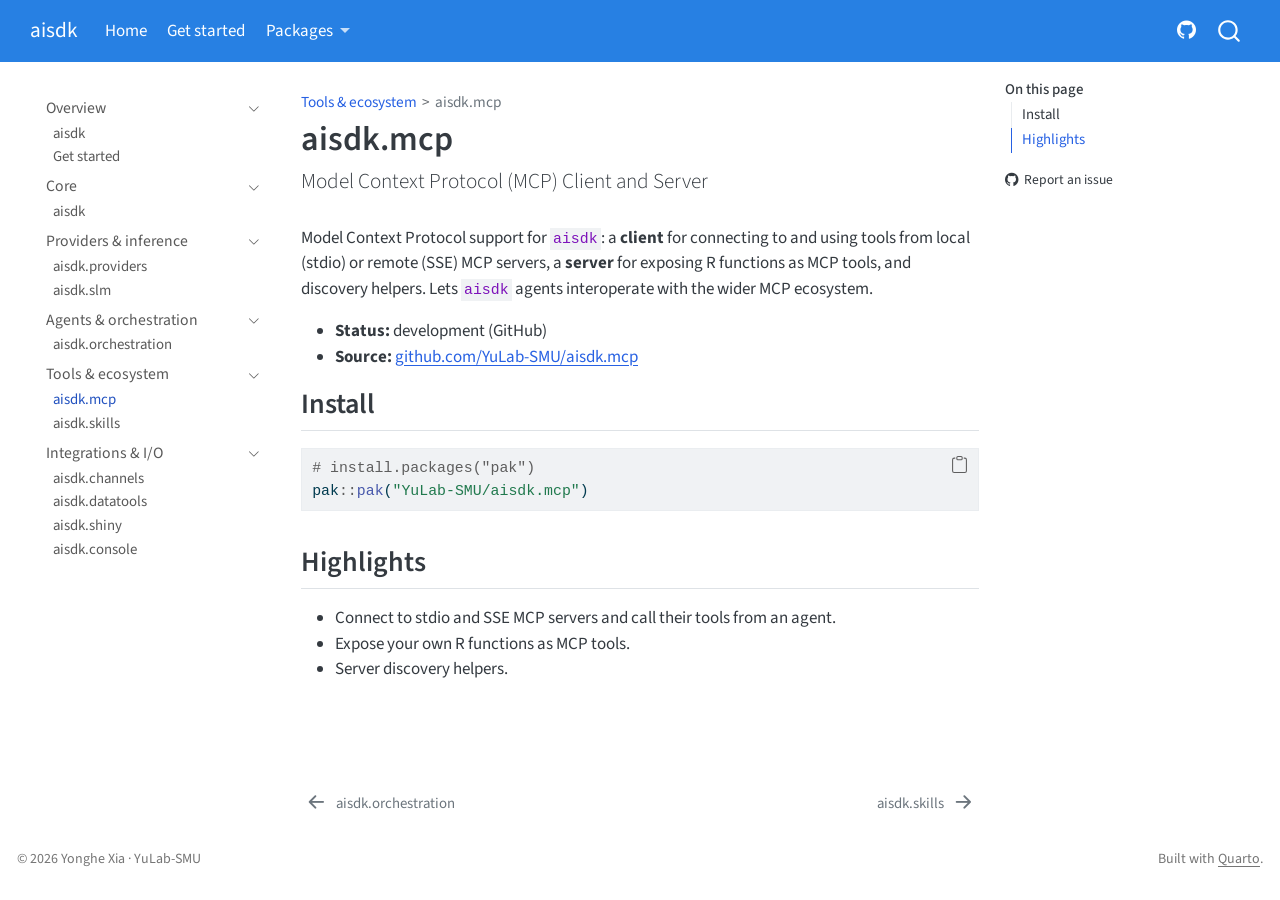
<file: packages/aisdk.mcp.html>
<!DOCTYPE html>
<html xmlns="http://www.w3.org/1999/xhtml" lang="en" xml:lang="en"><head>

<meta charset="utf-8">
<meta name="generator" content="quarto-1.9.38">

<meta name="viewport" content="width=device-width, initial-scale=1.0, user-scalable=yes">


<title>aisdk.mcp – aisdk</title>
<style>
/* Default styles provided by pandoc.
** See https://pandoc.org/MANUAL.html#variables-for-html for config info.
*/
code{white-space: pre-wrap;}
span.smallcaps{font-variant: small-caps;}
div.columns{display: flex; gap: min(4vw, 1.5em);}
div.column{flex: auto; overflow-x: auto;}
div.hanging-indent{margin-left: 1.5em; text-indent: -1.5em;}
ul.task-list{list-style: none;}
ul.task-list li input[type="checkbox"] {
  width: 0.8em;
  margin: 0 0.8em 0.2em -1em; /* quarto-specific, see https://github.com/quarto-dev/quarto-cli/issues/4556 */ 
  vertical-align: middle;
}
/* CSS for syntax highlighting */
html { -webkit-text-size-adjust: 100%; }
pre > code.sourceCode { white-space: pre; position: relative; }
pre > code.sourceCode > span { display: inline-block; line-height: 1.25; }
pre > code.sourceCode > span:empty { height: 1.2em; }
.sourceCode { overflow: visible; }
code.sourceCode > span { color: inherit; text-decoration: inherit; }
div.sourceCode { margin: 1em 0; }
pre.sourceCode { margin: 0; }
@media screen {
div.sourceCode { overflow: auto; }
}
@media print {
pre > code.sourceCode { white-space: pre-wrap; }
pre > code.sourceCode > span { text-indent: -5em; padding-left: 5em; }
}
pre.numberSource code
  { counter-reset: source-line 0; }
pre.numberSource code > span
  { position: relative; left: -4em; counter-increment: source-line; }
pre.numberSource code > span > a:first-child::before
  { content: counter(source-line);
    position: relative; left: -1em; text-align: right; vertical-align: baseline;
    border: none; display: inline-block;
    -webkit-touch-callout: none; -webkit-user-select: none;
    -khtml-user-select: none; -moz-user-select: none;
    -ms-user-select: none; user-select: none;
    padding: 0 4px; width: 4em;
  }
pre.numberSource { margin-left: 3em;  padding-left: 4px; }
div.sourceCode
  {   }
@media screen {
pre > code.sourceCode > span > a:first-child::before { text-decoration: underline; }
}
</style>


<script src="../site_libs/quarto-nav/quarto-nav.js"></script>
<script src="../site_libs/quarto-nav/headroom.min.js"></script>
<script src="../site_libs/clipboard/clipboard.min.js"></script>
<script src="../site_libs/quarto-search/autocomplete.umd.js"></script>
<script src="../site_libs/quarto-search/fuse.min.js"></script>
<script src="../site_libs/quarto-search/quarto-search.js"></script>
<meta name="quarto:offset" content="../">
<link href="../packages/aisdk.skills.html" rel="next">
<link href="../packages/aisdk.orchestration.html" rel="prev">
<script src="../site_libs/quarto-html/quarto.js" type="module"></script>
<script src="../site_libs/quarto-html/tabsets/tabsets.js" type="module"></script>
<script src="../site_libs/quarto-html/popper.min.js"></script>
<script src="../site_libs/quarto-html/tippy.umd.min.js"></script>
<script src="../site_libs/quarto-html/anchor.min.js"></script>
<link href="../site_libs/quarto-html/tippy.css" rel="stylesheet">
<link href="../site_libs/quarto-html/quarto-syntax-highlighting-15634bcf2e68342d4ad2dfa704d543f6.css" rel="stylesheet" id="quarto-text-highlighting-styles">
<script src="../site_libs/bootstrap/bootstrap.min.js"></script>
<link href="../site_libs/bootstrap/bootstrap-icons.css" rel="stylesheet">
<link href="../site_libs/bootstrap/bootstrap-e16872440047994247dd28c82fe9c6b4.min.css" rel="stylesheet" append-hash="true" id="quarto-bootstrap" data-mode="light">
<script id="quarto-search-options" type="application/json">{
  "location": "navbar",
  "copy-button": false,
  "collapse-after": 3,
  "panel-placement": "end",
  "type": "overlay",
  "limit": 50,
  "keyboard-shortcut": [
    "f",
    "/",
    "s"
  ],
  "show-item-context": false,
  "language": {
    "search-no-results-text": "No results",
    "search-matching-documents-text": "matching documents",
    "search-copy-link-title": "Copy link to search",
    "search-hide-matches-text": "Hide additional matches",
    "search-more-match-text": "more match in this document",
    "search-more-matches-text": "more matches in this document",
    "search-clear-button-title": "Clear",
    "search-text-placeholder": "",
    "search-detached-cancel-button-title": "Cancel",
    "search-submit-button-title": "Submit",
    "search-label": "Search"
  }
}</script>


</head>

<body class="nav-sidebar floating nav-fixed quarto-light">

<div id="quarto-search-results"></div>
  <header id="quarto-header" class="headroom fixed-top">
    <nav class="navbar navbar-expand-lg " data-bs-theme="dark">
      <div class="navbar-container container-fluid">
      <div class="navbar-brand-container mx-auto">
    <a class="navbar-brand" href="../index.html">
    <span class="navbar-title">aisdk</span>
    </a>
  </div>
            <div id="quarto-search" class="" title="Search"></div>
          <button class="navbar-toggler" type="button" data-bs-toggle="collapse" data-bs-target="#navbarCollapse" aria-controls="navbarCollapse" role="menu" aria-expanded="false" aria-label="Toggle navigation" onclick="if (window.quartoToggleHeadroom) { window.quartoToggleHeadroom(); }">
  <span class="navbar-toggler-icon"></span>
</button>
          <div class="collapse navbar-collapse" id="navbarCollapse">
            <ul class="navbar-nav navbar-nav-scroll me-auto">
  <li class="nav-item">
    <a class="nav-link active" href="../index.html" aria-current="page"> 
<span class="menu-text">Home</span></a>
  </li>  
  <li class="nav-item">
    <a class="nav-link" href="../getting-started.html"> 
<span class="menu-text">Get started</span></a>
  </li>  
  <li class="nav-item dropdown ">
    <a class="nav-link dropdown-toggle" href="#" id="nav-menu-packages" role="link" data-bs-toggle="dropdown" aria-expanded="false">
 <span class="menu-text">Packages</span>
    </a>
    <ul class="dropdown-menu" aria-labelledby="nav-menu-packages">    
        <li>
    <a class="dropdown-item" href="../packages/aisdk.html">
 <span class="dropdown-text">aisdk — core</span></a>
  </li>  
        <li><hr class="dropdown-divider"></li>
        <li>
    <a class="dropdown-item" href="../packages/aisdk.providers.html">
 <span class="dropdown-text">aisdk.providers — provider adapters</span></a>
  </li>  
        <li>
    <a class="dropdown-item" href="../packages/aisdk.slm.html">
 <span class="dropdown-text">aisdk.slm — local inference</span></a>
  </li>  
        <li><hr class="dropdown-divider"></li>
        <li>
    <a class="dropdown-item" href="../packages/aisdk.orchestration.html">
 <span class="dropdown-text">aisdk.orchestration — multi-agent</span></a>
  </li>  
        <li>
    <a class="dropdown-item" href="../packages/aisdk.mcp.html">
 <span class="dropdown-text">aisdk.mcp — MCP client/server</span></a>
  </li>  
        <li>
    <a class="dropdown-item" href="../packages/aisdk.skills.html">
 <span class="dropdown-text">aisdk.skills — skill ecosystem</span></a>
  </li>  
        <li><hr class="dropdown-divider"></li>
        <li>
    <a class="dropdown-item" href="../packages/aisdk.channels.html">
 <span class="dropdown-text">aisdk.channels — messaging</span></a>
  </li>  
        <li>
    <a class="dropdown-item" href="../packages/aisdk.datatools.html">
 <span class="dropdown-text">aisdk.datatools — charts &amp; reports</span></a>
  </li>  
        <li>
    <a class="dropdown-item" href="../packages/aisdk.shiny.html">
 <span class="dropdown-text">aisdk.shiny — web UI</span></a>
  </li>  
        <li>
    <a class="dropdown-item" href="../packages/aisdk.console.html">
 <span class="dropdown-text">aisdk.console — terminal UI</span></a>
  </li>  
    </ul>
  </li>
</ul>
            <ul class="navbar-nav navbar-nav-scroll ms-auto">
  <li class="nav-item compact">
    <a class="nav-link" href="https://github.com/YuLab-SMU/aisdk"> <i class="bi bi-github" role="img" aria-label="GitHub">
</i> 
<span class="menu-text"></span></a>
  </li>  
</ul>
          </div> <!-- /navcollapse -->
            <div class="quarto-navbar-tools">
</div>
      </div> <!-- /container-fluid -->
    </nav>
  <nav class="quarto-secondary-nav">
    <div class="container-fluid d-flex">
      <button type="button" class="quarto-btn-toggle btn" data-bs-toggle="collapse" role="button" data-bs-target=".quarto-sidebar-collapse-item" aria-controls="quarto-sidebar" aria-expanded="false" aria-label="Toggle sidebar navigation" onclick="if (window.quartoToggleHeadroom) { window.quartoToggleHeadroom(); }">
        <i class="bi bi-layout-text-sidebar-reverse"></i>
      </button>
        <nav class="quarto-page-breadcrumbs" aria-label="breadcrumb"><ol class="breadcrumb"><li class="breadcrumb-item"><a href="../packages/aisdk.mcp.html">Tools &amp; ecosystem</a></li><li class="breadcrumb-item"><a href="../packages/aisdk.mcp.html">aisdk.mcp</a></li></ol></nav>
        <a class="flex-grow-1" role="navigation" data-bs-toggle="collapse" data-bs-target=".quarto-sidebar-collapse-item" aria-controls="quarto-sidebar" aria-expanded="false" aria-label="Toggle sidebar navigation" onclick="if (window.quartoToggleHeadroom) { window.quartoToggleHeadroom(); }">      
        </a>
    </div>
  </nav>
</header>
<!-- content -->
<div id="quarto-content" class="quarto-container page-columns page-rows-contents page-layout-article page-navbar">
<!-- sidebar -->
  <nav id="quarto-sidebar" class="sidebar collapse collapse-horizontal quarto-sidebar-collapse-item sidebar-navigation floating overflow-auto">
    <div class="sidebar-menu-container"> 
    <ul class="list-unstyled mt-1">
        <li class="sidebar-item sidebar-item-section">
      <div class="sidebar-item-container"> 
            <a class="sidebar-item-text sidebar-link text-start" data-bs-toggle="collapse" data-bs-target="#quarto-sidebar-section-1" role="navigation" aria-expanded="true">
 <span class="menu-text">Overview</span></a>
          <a class="sidebar-item-toggle text-start" data-bs-toggle="collapse" data-bs-target="#quarto-sidebar-section-1" role="navigation" aria-expanded="true" aria-label="Toggle section">
            <i class="bi bi-chevron-right ms-2"></i>
          </a> 
      </div>
      <ul id="quarto-sidebar-section-1" class="collapse list-unstyled sidebar-section depth1 show">  
          <li class="sidebar-item">
  <div class="sidebar-item-container"> 
  <a href="../index.html" class="sidebar-item-text sidebar-link">
 <span class="menu-text">aisdk</span></a>
  </div>
</li>
          <li class="sidebar-item">
  <div class="sidebar-item-container"> 
  <a href="../getting-started.html" class="sidebar-item-text sidebar-link">
 <span class="menu-text">Get started</span></a>
  </div>
</li>
      </ul>
  </li>
        <li class="sidebar-item sidebar-item-section">
      <div class="sidebar-item-container"> 
            <a class="sidebar-item-text sidebar-link text-start" data-bs-toggle="collapse" data-bs-target="#quarto-sidebar-section-2" role="navigation" aria-expanded="true">
 <span class="menu-text">Core</span></a>
          <a class="sidebar-item-toggle text-start" data-bs-toggle="collapse" data-bs-target="#quarto-sidebar-section-2" role="navigation" aria-expanded="true" aria-label="Toggle section">
            <i class="bi bi-chevron-right ms-2"></i>
          </a> 
      </div>
      <ul id="quarto-sidebar-section-2" class="collapse list-unstyled sidebar-section depth1 show">  
          <li class="sidebar-item">
  <div class="sidebar-item-container"> 
  <a href="../packages/aisdk.html" class="sidebar-item-text sidebar-link">
 <span class="menu-text">aisdk</span></a>
  </div>
</li>
      </ul>
  </li>
        <li class="sidebar-item sidebar-item-section">
      <div class="sidebar-item-container"> 
            <a class="sidebar-item-text sidebar-link text-start" data-bs-toggle="collapse" data-bs-target="#quarto-sidebar-section-3" role="navigation" aria-expanded="true">
 <span class="menu-text">Providers &amp; inference</span></a>
          <a class="sidebar-item-toggle text-start" data-bs-toggle="collapse" data-bs-target="#quarto-sidebar-section-3" role="navigation" aria-expanded="true" aria-label="Toggle section">
            <i class="bi bi-chevron-right ms-2"></i>
          </a> 
      </div>
      <ul id="quarto-sidebar-section-3" class="collapse list-unstyled sidebar-section depth1 show">  
          <li class="sidebar-item">
  <div class="sidebar-item-container"> 
  <a href="../packages/aisdk.providers.html" class="sidebar-item-text sidebar-link">
 <span class="menu-text">aisdk.providers</span></a>
  </div>
</li>
          <li class="sidebar-item">
  <div class="sidebar-item-container"> 
  <a href="../packages/aisdk.slm.html" class="sidebar-item-text sidebar-link">
 <span class="menu-text">aisdk.slm</span></a>
  </div>
</li>
      </ul>
  </li>
        <li class="sidebar-item sidebar-item-section">
      <div class="sidebar-item-container"> 
            <a class="sidebar-item-text sidebar-link text-start" data-bs-toggle="collapse" data-bs-target="#quarto-sidebar-section-4" role="navigation" aria-expanded="true">
 <span class="menu-text">Agents &amp; orchestration</span></a>
          <a class="sidebar-item-toggle text-start" data-bs-toggle="collapse" data-bs-target="#quarto-sidebar-section-4" role="navigation" aria-expanded="true" aria-label="Toggle section">
            <i class="bi bi-chevron-right ms-2"></i>
          </a> 
      </div>
      <ul id="quarto-sidebar-section-4" class="collapse list-unstyled sidebar-section depth1 show">  
          <li class="sidebar-item">
  <div class="sidebar-item-container"> 
  <a href="../packages/aisdk.orchestration.html" class="sidebar-item-text sidebar-link">
 <span class="menu-text">aisdk.orchestration</span></a>
  </div>
</li>
      </ul>
  </li>
        <li class="sidebar-item sidebar-item-section">
      <div class="sidebar-item-container"> 
            <a class="sidebar-item-text sidebar-link text-start" data-bs-toggle="collapse" data-bs-target="#quarto-sidebar-section-5" role="navigation" aria-expanded="true">
 <span class="menu-text">Tools &amp; ecosystem</span></a>
          <a class="sidebar-item-toggle text-start" data-bs-toggle="collapse" data-bs-target="#quarto-sidebar-section-5" role="navigation" aria-expanded="true" aria-label="Toggle section">
            <i class="bi bi-chevron-right ms-2"></i>
          </a> 
      </div>
      <ul id="quarto-sidebar-section-5" class="collapse list-unstyled sidebar-section depth1 show">  
          <li class="sidebar-item">
  <div class="sidebar-item-container"> 
  <a href="../packages/aisdk.mcp.html" class="sidebar-item-text sidebar-link active">
 <span class="menu-text">aisdk.mcp</span></a>
  </div>
</li>
          <li class="sidebar-item">
  <div class="sidebar-item-container"> 
  <a href="../packages/aisdk.skills.html" class="sidebar-item-text sidebar-link">
 <span class="menu-text">aisdk.skills</span></a>
  </div>
</li>
      </ul>
  </li>
        <li class="sidebar-item sidebar-item-section">
      <div class="sidebar-item-container"> 
            <a class="sidebar-item-text sidebar-link text-start" data-bs-toggle="collapse" data-bs-target="#quarto-sidebar-section-6" role="navigation" aria-expanded="true">
 <span class="menu-text">Integrations &amp; I/O</span></a>
          <a class="sidebar-item-toggle text-start" data-bs-toggle="collapse" data-bs-target="#quarto-sidebar-section-6" role="navigation" aria-expanded="true" aria-label="Toggle section">
            <i class="bi bi-chevron-right ms-2"></i>
          </a> 
      </div>
      <ul id="quarto-sidebar-section-6" class="collapse list-unstyled sidebar-section depth1 show">  
          <li class="sidebar-item">
  <div class="sidebar-item-container"> 
  <a href="../packages/aisdk.channels.html" class="sidebar-item-text sidebar-link">
 <span class="menu-text">aisdk.channels</span></a>
  </div>
</li>
          <li class="sidebar-item">
  <div class="sidebar-item-container"> 
  <a href="../packages/aisdk.datatools.html" class="sidebar-item-text sidebar-link">
 <span class="menu-text">aisdk.datatools</span></a>
  </div>
</li>
          <li class="sidebar-item">
  <div class="sidebar-item-container"> 
  <a href="../packages/aisdk.shiny.html" class="sidebar-item-text sidebar-link">
 <span class="menu-text">aisdk.shiny</span></a>
  </div>
</li>
          <li class="sidebar-item">
  <div class="sidebar-item-container"> 
  <a href="../packages/aisdk.console.html" class="sidebar-item-text sidebar-link">
 <span class="menu-text">aisdk.console</span></a>
  </div>
</li>
      </ul>
  </li>
    </ul>
    </div>
</nav>
<div id="quarto-sidebar-glass" class="quarto-sidebar-collapse-item" data-bs-toggle="collapse" data-bs-target=".quarto-sidebar-collapse-item"></div>
<!-- margin-sidebar -->
    <div id="quarto-margin-sidebar" class="sidebar margin-sidebar">
        <nav id="TOC" role="doc-toc" class="toc-active">
    <h2 id="toc-title">On this page</h2>
   
  <ul>
  <li><a href="#install" id="toc-install" class="nav-link active" data-scroll-target="#install">Install</a></li>
  <li><a href="#highlights" id="toc-highlights" class="nav-link" data-scroll-target="#highlights">Highlights</a></li>
  </ul>
<div class="toc-actions"><ul><li><a href="https://github.com/YuLab-SMU/aisdk-docs/issues/new" class="toc-action"><i class="bi bi-github"></i>Report an issue</a></li></ul></div></nav>
    </div>
<!-- main -->
<main class="content" id="quarto-document-content">

<header id="title-block-header" class="quarto-title-block default"><nav class="quarto-page-breadcrumbs quarto-title-breadcrumbs d-none d-lg-block" aria-label="breadcrumb"><ol class="breadcrumb"><li class="breadcrumb-item"><a href="../packages/aisdk.mcp.html">Tools &amp; ecosystem</a></li><li class="breadcrumb-item"><a href="../packages/aisdk.mcp.html">aisdk.mcp</a></li></ol></nav>
<div class="quarto-title">
<h1 class="title">aisdk.mcp</h1>
<p class="subtitle lead">Model Context Protocol (MCP) Client and Server</p>
</div>



<div class="quarto-title-meta">

    
  
    
  </div>
  


</header>


<p>Model Context Protocol support for <code>aisdk</code>: a <strong>client</strong> for connecting to and using tools from local (stdio) or remote (SSE) MCP servers, a <strong>server</strong> for exposing R functions as MCP tools, and discovery helpers. Lets <code>aisdk</code> agents interoperate with the wider MCP ecosystem.</p>
<ul>
<li><strong>Status:</strong> development (GitHub)</li>
<li><strong>Source:</strong> <a href="https://github.com/YuLab-SMU/aisdk.mcp">github.com/YuLab-SMU/aisdk.mcp</a></li>
</ul>
<section id="install" class="level2">
<h2 class="anchored" data-anchor-id="install">Install</h2>
<div class="code-copy-outer-scaffold"><div class="sourceCode" id="cb1"><pre class="sourceCode r code-with-copy"><code class="sourceCode r"><span id="cb1-1"><a href="#cb1-1" aria-hidden="true" tabindex="-1"></a><span class="co"># install.packages("pak")</span></span>
<span id="cb1-2"><a href="#cb1-2" aria-hidden="true" tabindex="-1"></a>pak<span class="sc">::</span><span class="fu">pak</span>(<span class="st">"YuLab-SMU/aisdk.mcp"</span>)</span></code></pre></div><button title="Copy to Clipboard" class="code-copy-button"><i class="bi"></i></button></div>
</section>
<section id="highlights" class="level2">
<h2 class="anchored" data-anchor-id="highlights">Highlights</h2>
<ul>
<li>Connect to stdio and SSE MCP servers and call their tools from an agent.</li>
<li>Expose your own R functions as MCP tools.</li>
<li>Server discovery helpers.</li>
</ul>


</section>

</main> <!-- /main -->
<script id="quarto-html-after-body" type="application/javascript">
  window.document.addEventListener("DOMContentLoaded", function (event) {
    const icon = "";
    const anchorJS = new window.AnchorJS();
    anchorJS.options = {
      placement: 'right',
      icon: icon
    };
    anchorJS.add('.anchored');
    const isCodeAnnotation = (el) => {
      for (const clz of el.classList) {
        if (clz.startsWith('code-annotation-')) {                     
          return true;
        }
      }
      return false;
    }
    const onCopySuccess = function(e) {
      // button target
      const button = e.trigger;
      // don't keep focus
      button.blur();
      // flash "checked"
      button.classList.add('code-copy-button-checked');
      var currentTitle = button.getAttribute("title");
      button.setAttribute("title", "Copied!");
      let tooltip;
      if (window.bootstrap) {
        button.setAttribute("data-bs-toggle", "tooltip");
        button.setAttribute("data-bs-placement", "left");
        button.setAttribute("data-bs-title", "Copied!");
        tooltip = new bootstrap.Tooltip(button, 
          { trigger: "manual", 
            customClass: "code-copy-button-tooltip",
            offset: [0, -8]});
        tooltip.show();    
      }
      setTimeout(function() {
        if (tooltip) {
          tooltip.hide();
          button.removeAttribute("data-bs-title");
          button.removeAttribute("data-bs-toggle");
          button.removeAttribute("data-bs-placement");
        }
        button.setAttribute("title", currentTitle);
        button.classList.remove('code-copy-button-checked');
      }, 1000);
      // clear code selection
      e.clearSelection();
    }
    const getTextToCopy = function(trigger) {
      const outerScaffold = trigger.parentElement.cloneNode(true);
      const codeEl = outerScaffold.querySelector('code');
      for (const childEl of codeEl.children) {
        if (isCodeAnnotation(childEl)) {
          childEl.remove();
        }
      }
      return codeEl.innerText;
    }
    const clipboard = new window.ClipboardJS('.code-copy-button:not([data-in-quarto-modal])', {
      text: getTextToCopy
    });
    clipboard.on('success', onCopySuccess);
    if (window.document.getElementById('quarto-embedded-source-code-modal')) {
      const clipboardModal = new window.ClipboardJS('.code-copy-button[data-in-quarto-modal]', {
        text: getTextToCopy,
        container: window.document.getElementById('quarto-embedded-source-code-modal')
      });
      clipboardModal.on('success', onCopySuccess);
    }
      var localhostRegex = new RegExp(/^(?:http|https):\/\/localhost\:?[0-9]*\//);
      var mailtoRegex = new RegExp(/^mailto:/);
        var filterRegex = new RegExp("https:\/\/yulab-smu\.top\/aisdk-docs\/");
      var isInternal = (href) => {
          return filterRegex.test(href) || localhostRegex.test(href) || mailtoRegex.test(href);
      }
      // Inspect non-navigation links and adorn them if external
     var links = window.document.querySelectorAll('a[href]:not(.nav-link):not(.navbar-brand):not(.toc-action):not(.sidebar-link):not(.sidebar-item-toggle):not(.pagination-link):not(.no-external):not([aria-hidden]):not(.dropdown-item):not(.quarto-navigation-tool):not(.about-link)');
      for (var i=0; i<links.length; i++) {
        const link = links[i];
        if (!isInternal(link.href)) {
          // undo the damage that might have been done by quarto-nav.js in the case of
          // links that we want to consider external
          if (link.dataset.originalHref !== undefined) {
            link.href = link.dataset.originalHref;
          }
        }
      }
    function tippyHover(el, contentFn, onTriggerFn, onUntriggerFn) {
      const config = {
        allowHTML: true,
        maxWidth: 500,
        delay: 100,
        arrow: false,
        appendTo: function(el) {
            return el.parentElement;
        },
        interactive: true,
        interactiveBorder: 10,
        theme: 'quarto',
        placement: 'bottom-start',
      };
      if (contentFn) {
        config.content = contentFn;
      }
      if (onTriggerFn) {
        config.onTrigger = onTriggerFn;
      }
      if (onUntriggerFn) {
        config.onUntrigger = onUntriggerFn;
      }
      window.tippy(el, config); 
    }
    const noterefs = window.document.querySelectorAll('a[role="doc-noteref"]');
    for (var i=0; i<noterefs.length; i++) {
      const ref = noterefs[i];
      tippyHover(ref, function() {
        // use id or data attribute instead here
        let href = ref.getAttribute('data-footnote-href') || ref.getAttribute('href');
        try { href = new URL(href).hash; } catch {}
        const id = href.replace(/^#\/?/, "");
        const note = window.document.getElementById(id);
        if (note) {
          return note.innerHTML;
        } else {
          return "";
        }
      });
    }
    const xrefs = window.document.querySelectorAll('a.quarto-xref');
    const processXRef = (id, note) => {
      // Strip column container classes
      const stripColumnClz = (el) => {
        el.classList.remove("page-full", "page-columns");
        if (el.children) {
          for (const child of el.children) {
            stripColumnClz(child);
          }
        }
      }
      stripColumnClz(note)
      if (id === null || id.startsWith('sec-')) {
        // Special case sections, only their first couple elements
        const container = document.createElement("div");
        if (note.children && note.children.length > 2) {
          container.appendChild(note.children[0].cloneNode(true));
          for (let i = 1; i < note.children.length; i++) {
            const child = note.children[i];
            if (child.tagName === "P" && child.innerText === "") {
              continue;
            } else {
              container.appendChild(child.cloneNode(true));
              break;
            }
          }
          if (window.Quarto?.typesetMath) {
            window.Quarto.typesetMath(container);
          }
          return container.innerHTML
        } else {
          if (window.Quarto?.typesetMath) {
            window.Quarto.typesetMath(note);
          }
          return note.innerHTML;
        }
      } else {
        // Remove any anchor links if they are present
        const anchorLink = note.querySelector('a.anchorjs-link');
        if (anchorLink) {
          anchorLink.remove();
        }
        if (window.Quarto?.typesetMath) {
          window.Quarto.typesetMath(note);
        }
        if (note.classList.contains("callout")) {
          return note.outerHTML;
        } else {
          return note.innerHTML;
        }
      }
    }
    for (var i=0; i<xrefs.length; i++) {
      const xref = xrefs[i];
      tippyHover(xref, undefined, function(instance) {
        instance.disable();
        let url = xref.getAttribute('href');
        let hash = undefined; 
        if (url.startsWith('#')) {
          hash = url;
        } else {
          try { hash = new URL(url).hash; } catch {}
        }
        if (hash) {
          const id = hash.replace(/^#\/?/, "");
          const note = window.document.getElementById(id);
          if (note !== null) {
            try {
              const html = processXRef(id, note.cloneNode(true));
              instance.setContent(html);
            } finally {
              instance.enable();
              instance.show();
            }
          } else {
            // See if we can fetch this
            fetch(url.split('#')[0])
            .then(res => res.text())
            .then(html => {
              const parser = new DOMParser();
              const htmlDoc = parser.parseFromString(html, "text/html");
              const note = htmlDoc.getElementById(id);
              if (note !== null) {
                const html = processXRef(id, note);
                instance.setContent(html);
              } 
            }).finally(() => {
              instance.enable();
              instance.show();
            });
          }
        } else {
          // See if we can fetch a full url (with no hash to target)
          // This is a special case and we should probably do some content thinning / targeting
          fetch(url)
          .then(res => res.text())
          .then(html => {
            const parser = new DOMParser();
            const htmlDoc = parser.parseFromString(html, "text/html");
            const note = htmlDoc.querySelector('main.content');
            if (note !== null) {
              // This should only happen for chapter cross references
              // (since there is no id in the URL)
              // remove the first header
              if (note.children.length > 0 && note.children[0].tagName === "HEADER") {
                note.children[0].remove();
              }
              const html = processXRef(null, note);
              instance.setContent(html);
            } 
          }).finally(() => {
            instance.enable();
            instance.show();
          });
        }
      }, function(instance) {
      });
    }
        let selectedAnnoteEl;
        const selectorForAnnotation = ( cell, annotation) => {
          let cellAttr = 'data-code-cell="' + cell + '"';
          let lineAttr = 'data-code-annotation="' +  annotation + '"';
          const selector = 'span[' + cellAttr + '][' + lineAttr + ']';
          return selector;
        }
        const selectCodeLines = (annoteEl) => {
          const doc = window.document;
          const targetCell = annoteEl.getAttribute("data-target-cell");
          const targetAnnotation = annoteEl.getAttribute("data-target-annotation");
          const annoteSpan = window.document.querySelector(selectorForAnnotation(targetCell, targetAnnotation));
          const lines = annoteSpan.getAttribute("data-code-lines").split(",");
          const lineIds = lines.map((line) => {
            return targetCell + "-" + line;
          })
          let top = null;
          let height = null;
          let parent = null;
          if (lineIds.length > 0) {
              //compute the position of the single el (top and bottom and make a div)
              const el = window.document.getElementById(lineIds[0]);
              top = el.offsetTop;
              height = el.offsetHeight;
              parent = el.parentElement.parentElement;
            if (lineIds.length > 1) {
              const lastEl = window.document.getElementById(lineIds[lineIds.length - 1]);
              const bottom = lastEl.offsetTop + lastEl.offsetHeight;
              height = bottom - top;
            }
            if (top !== null && height !== null && parent !== null) {
              // cook up a div (if necessary) and position it 
              let div = window.document.getElementById("code-annotation-line-highlight");
              if (div === null) {
                div = window.document.createElement("div");
                div.setAttribute("id", "code-annotation-line-highlight");
                div.style.position = 'absolute';
                parent.appendChild(div);
              }
              div.style.top = top - 2 + "px";
              div.style.height = height + 4 + "px";
              div.style.left = 0;
              let gutterDiv = window.document.getElementById("code-annotation-line-highlight-gutter");
              if (gutterDiv === null) {
                gutterDiv = window.document.createElement("div");
                gutterDiv.setAttribute("id", "code-annotation-line-highlight-gutter");
                gutterDiv.style.position = 'absolute';
                const codeCell = window.document.getElementById(targetCell);
                const gutter = codeCell.querySelector('.code-annotation-gutter');
                gutter.appendChild(gutterDiv);
              }
              gutterDiv.style.top = top - 2 + "px";
              gutterDiv.style.height = height + 4 + "px";
            }
            selectedAnnoteEl = annoteEl;
          }
        };
        const unselectCodeLines = () => {
          const elementsIds = ["code-annotation-line-highlight", "code-annotation-line-highlight-gutter"];
          elementsIds.forEach((elId) => {
            const div = window.document.getElementById(elId);
            if (div) {
              div.remove();
            }
          });
          selectedAnnoteEl = undefined;
        };
          // Handle positioning of the toggle
      window.addEventListener(
        "resize",
        throttle(() => {
          elRect = undefined;
          if (selectedAnnoteEl) {
            selectCodeLines(selectedAnnoteEl);
          }
        }, 10)
      );
      function throttle(fn, ms) {
      let throttle = false;
      let timer;
        return (...args) => {
          if(!throttle) { // first call gets through
              fn.apply(this, args);
              throttle = true;
          } else { // all the others get throttled
              if(timer) clearTimeout(timer); // cancel #2
              timer = setTimeout(() => {
                fn.apply(this, args);
                timer = throttle = false;
              }, ms);
          }
        };
      }
        // Attach click handler to the DT
        const annoteDls = window.document.querySelectorAll('dt[data-target-cell]');
        for (const annoteDlNode of annoteDls) {
          annoteDlNode.addEventListener('click', (event) => {
            const clickedEl = event.target;
            if (clickedEl !== selectedAnnoteEl) {
              unselectCodeLines();
              const activeEl = window.document.querySelector('dt[data-target-cell].code-annotation-active');
              if (activeEl) {
                activeEl.classList.remove('code-annotation-active');
              }
              selectCodeLines(clickedEl);
              clickedEl.classList.add('code-annotation-active');
            } else {
              // Unselect the line
              unselectCodeLines();
              clickedEl.classList.remove('code-annotation-active');
            }
          });
        }
    const findCites = (el) => {
      const parentEl = el.parentElement;
      if (parentEl) {
        const cites = parentEl.dataset.cites;
        if (cites) {
          return {
            el,
            cites: cites.split(' ')
          };
        } else {
          return findCites(el.parentElement)
        }
      } else {
        return undefined;
      }
    };
    var bibliorefs = window.document.querySelectorAll('a[role="doc-biblioref"]');
    for (var i=0; i<bibliorefs.length; i++) {
      const ref = bibliorefs[i];
      const citeInfo = findCites(ref);
      if (citeInfo) {
        tippyHover(citeInfo.el, function() {
          var popup = window.document.createElement('div');
          citeInfo.cites.forEach(function(cite) {
            var citeDiv = window.document.createElement('div');
            citeDiv.classList.add('hanging-indent');
            citeDiv.classList.add('csl-entry');
            var biblioDiv = window.document.getElementById('ref-' + cite);
            if (biblioDiv) {
              citeDiv.innerHTML = biblioDiv.innerHTML;
            }
            popup.appendChild(citeDiv);
          });
          return popup.innerHTML;
        });
      }
    }
  });
  </script>
<nav class="page-navigation">
  <div class="nav-page nav-page-previous">
      <a href="../packages/aisdk.orchestration.html" class="pagination-link" aria-label="aisdk.orchestration">
        <i class="bi bi-arrow-left-short"></i> <span class="nav-page-text">aisdk.orchestration</span>
      </a>          
  </div>
  <div class="nav-page nav-page-next">
      <a href="../packages/aisdk.skills.html" class="pagination-link" aria-label="aisdk.skills">
        <span class="nav-page-text">aisdk.skills</span> <i class="bi bi-arrow-right-short"></i>
      </a>
  </div>
</nav>
</div> <!-- /content -->
<footer class="footer">
  <div class="nav-footer">
    <div class="nav-footer-left">
<p>© 2026 Yonghe Xia · YuLab-SMU</p>
</div>   
    <div class="nav-footer-center">
      &nbsp;
    <div class="toc-actions d-sm-block d-md-none"><ul><li><a href="https://github.com/YuLab-SMU/aisdk-docs/issues/new" class="toc-action"><i class="bi bi-github"></i>Report an issue</a></li></ul></div></div>
    <div class="nav-footer-right">
<p>Built with <a href="https://quarto.org">Quarto</a>.</p>
</div>
  </div>
</footer>




</body></html>
</file>
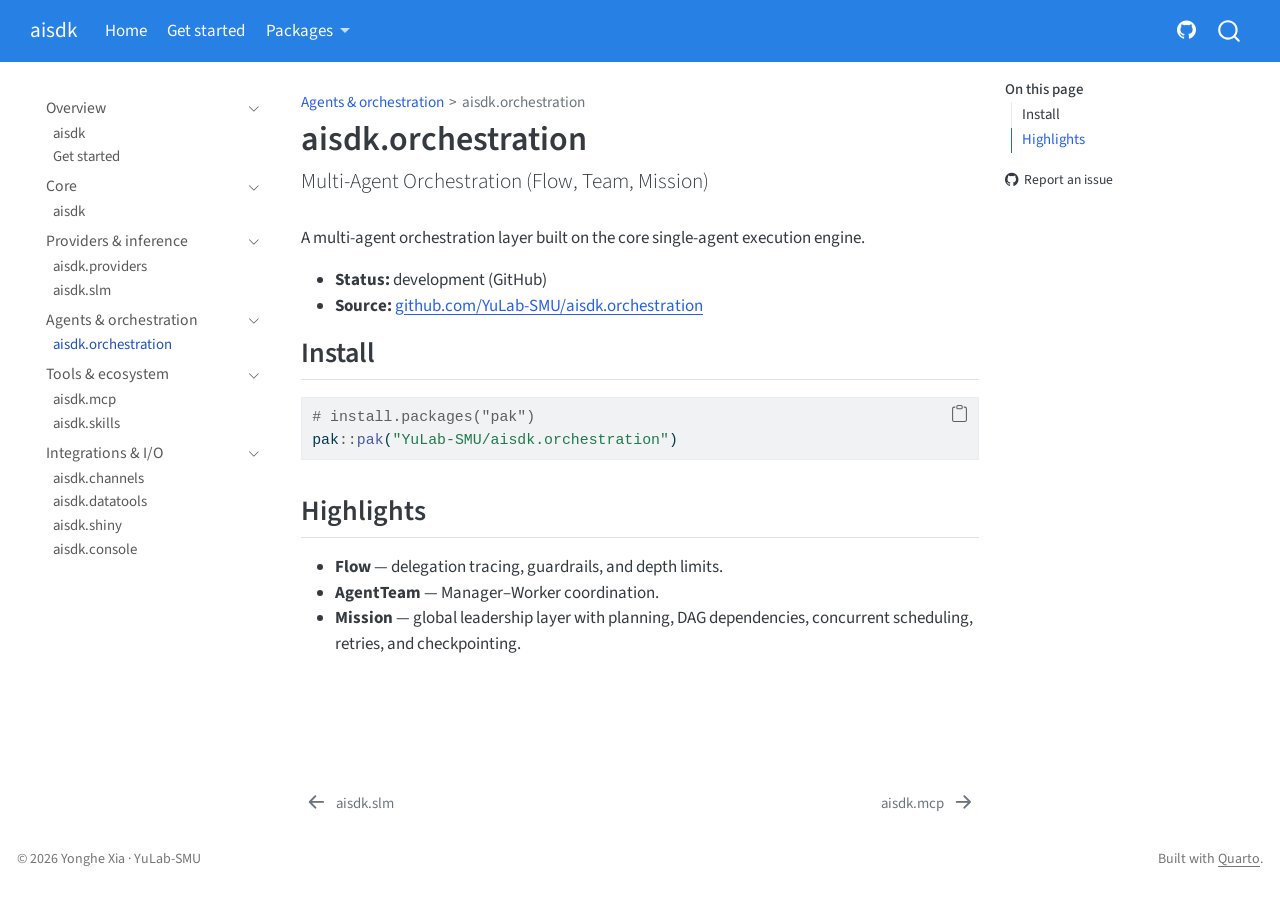
<file: packages/aisdk.orchestration.html>
<!DOCTYPE html>
<html xmlns="http://www.w3.org/1999/xhtml" lang="en" xml:lang="en"><head>

<meta charset="utf-8">
<meta name="generator" content="quarto-1.9.38">

<meta name="viewport" content="width=device-width, initial-scale=1.0, user-scalable=yes">


<title>aisdk.orchestration – aisdk</title>
<style>
/* Default styles provided by pandoc.
** See https://pandoc.org/MANUAL.html#variables-for-html for config info.
*/
code{white-space: pre-wrap;}
span.smallcaps{font-variant: small-caps;}
div.columns{display: flex; gap: min(4vw, 1.5em);}
div.column{flex: auto; overflow-x: auto;}
div.hanging-indent{margin-left: 1.5em; text-indent: -1.5em;}
ul.task-list{list-style: none;}
ul.task-list li input[type="checkbox"] {
  width: 0.8em;
  margin: 0 0.8em 0.2em -1em; /* quarto-specific, see https://github.com/quarto-dev/quarto-cli/issues/4556 */ 
  vertical-align: middle;
}
/* CSS for syntax highlighting */
html { -webkit-text-size-adjust: 100%; }
pre > code.sourceCode { white-space: pre; position: relative; }
pre > code.sourceCode > span { display: inline-block; line-height: 1.25; }
pre > code.sourceCode > span:empty { height: 1.2em; }
.sourceCode { overflow: visible; }
code.sourceCode > span { color: inherit; text-decoration: inherit; }
div.sourceCode { margin: 1em 0; }
pre.sourceCode { margin: 0; }
@media screen {
div.sourceCode { overflow: auto; }
}
@media print {
pre > code.sourceCode { white-space: pre-wrap; }
pre > code.sourceCode > span { text-indent: -5em; padding-left: 5em; }
}
pre.numberSource code
  { counter-reset: source-line 0; }
pre.numberSource code > span
  { position: relative; left: -4em; counter-increment: source-line; }
pre.numberSource code > span > a:first-child::before
  { content: counter(source-line);
    position: relative; left: -1em; text-align: right; vertical-align: baseline;
    border: none; display: inline-block;
    -webkit-touch-callout: none; -webkit-user-select: none;
    -khtml-user-select: none; -moz-user-select: none;
    -ms-user-select: none; user-select: none;
    padding: 0 4px; width: 4em;
  }
pre.numberSource { margin-left: 3em;  padding-left: 4px; }
div.sourceCode
  {   }
@media screen {
pre > code.sourceCode > span > a:first-child::before { text-decoration: underline; }
}
</style>


<script src="../site_libs/quarto-nav/quarto-nav.js"></script>
<script src="../site_libs/quarto-nav/headroom.min.js"></script>
<script src="../site_libs/clipboard/clipboard.min.js"></script>
<script src="../site_libs/quarto-search/autocomplete.umd.js"></script>
<script src="../site_libs/quarto-search/fuse.min.js"></script>
<script src="../site_libs/quarto-search/quarto-search.js"></script>
<meta name="quarto:offset" content="../">
<link href="../packages/aisdk.mcp.html" rel="next">
<link href="../packages/aisdk.slm.html" rel="prev">
<script src="../site_libs/quarto-html/quarto.js" type="module"></script>
<script src="../site_libs/quarto-html/tabsets/tabsets.js" type="module"></script>
<script src="../site_libs/quarto-html/popper.min.js"></script>
<script src="../site_libs/quarto-html/tippy.umd.min.js"></script>
<script src="../site_libs/quarto-html/anchor.min.js"></script>
<link href="../site_libs/quarto-html/tippy.css" rel="stylesheet">
<link href="../site_libs/quarto-html/quarto-syntax-highlighting-15634bcf2e68342d4ad2dfa704d543f6.css" rel="stylesheet" id="quarto-text-highlighting-styles">
<script src="../site_libs/bootstrap/bootstrap.min.js"></script>
<link href="../site_libs/bootstrap/bootstrap-icons.css" rel="stylesheet">
<link href="../site_libs/bootstrap/bootstrap-e16872440047994247dd28c82fe9c6b4.min.css" rel="stylesheet" append-hash="true" id="quarto-bootstrap" data-mode="light">
<script id="quarto-search-options" type="application/json">{
  "location": "navbar",
  "copy-button": false,
  "collapse-after": 3,
  "panel-placement": "end",
  "type": "overlay",
  "limit": 50,
  "keyboard-shortcut": [
    "f",
    "/",
    "s"
  ],
  "show-item-context": false,
  "language": {
    "search-no-results-text": "No results",
    "search-matching-documents-text": "matching documents",
    "search-copy-link-title": "Copy link to search",
    "search-hide-matches-text": "Hide additional matches",
    "search-more-match-text": "more match in this document",
    "search-more-matches-text": "more matches in this document",
    "search-clear-button-title": "Clear",
    "search-text-placeholder": "",
    "search-detached-cancel-button-title": "Cancel",
    "search-submit-button-title": "Submit",
    "search-label": "Search"
  }
}</script>


</head>

<body class="nav-sidebar floating nav-fixed quarto-light">

<div id="quarto-search-results"></div>
  <header id="quarto-header" class="headroom fixed-top">
    <nav class="navbar navbar-expand-lg " data-bs-theme="dark">
      <div class="navbar-container container-fluid">
      <div class="navbar-brand-container mx-auto">
    <a class="navbar-brand" href="../index.html">
    <span class="navbar-title">aisdk</span>
    </a>
  </div>
            <div id="quarto-search" class="" title="Search"></div>
          <button class="navbar-toggler" type="button" data-bs-toggle="collapse" data-bs-target="#navbarCollapse" aria-controls="navbarCollapse" role="menu" aria-expanded="false" aria-label="Toggle navigation" onclick="if (window.quartoToggleHeadroom) { window.quartoToggleHeadroom(); }">
  <span class="navbar-toggler-icon"></span>
</button>
          <div class="collapse navbar-collapse" id="navbarCollapse">
            <ul class="navbar-nav navbar-nav-scroll me-auto">
  <li class="nav-item">
    <a class="nav-link active" href="../index.html" aria-current="page"> 
<span class="menu-text">Home</span></a>
  </li>  
  <li class="nav-item">
    <a class="nav-link" href="../getting-started.html"> 
<span class="menu-text">Get started</span></a>
  </li>  
  <li class="nav-item dropdown ">
    <a class="nav-link dropdown-toggle" href="#" id="nav-menu-packages" role="link" data-bs-toggle="dropdown" aria-expanded="false">
 <span class="menu-text">Packages</span>
    </a>
    <ul class="dropdown-menu" aria-labelledby="nav-menu-packages">    
        <li>
    <a class="dropdown-item" href="../packages/aisdk.html">
 <span class="dropdown-text">aisdk — core</span></a>
  </li>  
        <li><hr class="dropdown-divider"></li>
        <li>
    <a class="dropdown-item" href="../packages/aisdk.providers.html">
 <span class="dropdown-text">aisdk.providers — provider adapters</span></a>
  </li>  
        <li>
    <a class="dropdown-item" href="../packages/aisdk.slm.html">
 <span class="dropdown-text">aisdk.slm — local inference</span></a>
  </li>  
        <li><hr class="dropdown-divider"></li>
        <li>
    <a class="dropdown-item" href="../packages/aisdk.orchestration.html">
 <span class="dropdown-text">aisdk.orchestration — multi-agent</span></a>
  </li>  
        <li>
    <a class="dropdown-item" href="../packages/aisdk.mcp.html">
 <span class="dropdown-text">aisdk.mcp — MCP client/server</span></a>
  </li>  
        <li>
    <a class="dropdown-item" href="../packages/aisdk.skills.html">
 <span class="dropdown-text">aisdk.skills — skill ecosystem</span></a>
  </li>  
        <li><hr class="dropdown-divider"></li>
        <li>
    <a class="dropdown-item" href="../packages/aisdk.channels.html">
 <span class="dropdown-text">aisdk.channels — messaging</span></a>
  </li>  
        <li>
    <a class="dropdown-item" href="../packages/aisdk.datatools.html">
 <span class="dropdown-text">aisdk.datatools — charts &amp; reports</span></a>
  </li>  
        <li>
    <a class="dropdown-item" href="../packages/aisdk.shiny.html">
 <span class="dropdown-text">aisdk.shiny — web UI</span></a>
  </li>  
        <li>
    <a class="dropdown-item" href="../packages/aisdk.console.html">
 <span class="dropdown-text">aisdk.console — terminal UI</span></a>
  </li>  
    </ul>
  </li>
</ul>
            <ul class="navbar-nav navbar-nav-scroll ms-auto">
  <li class="nav-item compact">
    <a class="nav-link" href="https://github.com/YuLab-SMU/aisdk"> <i class="bi bi-github" role="img" aria-label="GitHub">
</i> 
<span class="menu-text"></span></a>
  </li>  
</ul>
          </div> <!-- /navcollapse -->
            <div class="quarto-navbar-tools">
</div>
      </div> <!-- /container-fluid -->
    </nav>
  <nav class="quarto-secondary-nav">
    <div class="container-fluid d-flex">
      <button type="button" class="quarto-btn-toggle btn" data-bs-toggle="collapse" role="button" data-bs-target=".quarto-sidebar-collapse-item" aria-controls="quarto-sidebar" aria-expanded="false" aria-label="Toggle sidebar navigation" onclick="if (window.quartoToggleHeadroom) { window.quartoToggleHeadroom(); }">
        <i class="bi bi-layout-text-sidebar-reverse"></i>
      </button>
        <nav class="quarto-page-breadcrumbs" aria-label="breadcrumb"><ol class="breadcrumb"><li class="breadcrumb-item"><a href="../packages/aisdk.orchestration.html">Agents &amp; orchestration</a></li><li class="breadcrumb-item"><a href="../packages/aisdk.orchestration.html">aisdk.orchestration</a></li></ol></nav>
        <a class="flex-grow-1" role="navigation" data-bs-toggle="collapse" data-bs-target=".quarto-sidebar-collapse-item" aria-controls="quarto-sidebar" aria-expanded="false" aria-label="Toggle sidebar navigation" onclick="if (window.quartoToggleHeadroom) { window.quartoToggleHeadroom(); }">      
        </a>
    </div>
  </nav>
</header>
<!-- content -->
<div id="quarto-content" class="quarto-container page-columns page-rows-contents page-layout-article page-navbar">
<!-- sidebar -->
  <nav id="quarto-sidebar" class="sidebar collapse collapse-horizontal quarto-sidebar-collapse-item sidebar-navigation floating overflow-auto">
    <div class="sidebar-menu-container"> 
    <ul class="list-unstyled mt-1">
        <li class="sidebar-item sidebar-item-section">
      <div class="sidebar-item-container"> 
            <a class="sidebar-item-text sidebar-link text-start" data-bs-toggle="collapse" data-bs-target="#quarto-sidebar-section-1" role="navigation" aria-expanded="true">
 <span class="menu-text">Overview</span></a>
          <a class="sidebar-item-toggle text-start" data-bs-toggle="collapse" data-bs-target="#quarto-sidebar-section-1" role="navigation" aria-expanded="true" aria-label="Toggle section">
            <i class="bi bi-chevron-right ms-2"></i>
          </a> 
      </div>
      <ul id="quarto-sidebar-section-1" class="collapse list-unstyled sidebar-section depth1 show">  
          <li class="sidebar-item">
  <div class="sidebar-item-container"> 
  <a href="../index.html" class="sidebar-item-text sidebar-link">
 <span class="menu-text">aisdk</span></a>
  </div>
</li>
          <li class="sidebar-item">
  <div class="sidebar-item-container"> 
  <a href="../getting-started.html" class="sidebar-item-text sidebar-link">
 <span class="menu-text">Get started</span></a>
  </div>
</li>
      </ul>
  </li>
        <li class="sidebar-item sidebar-item-section">
      <div class="sidebar-item-container"> 
            <a class="sidebar-item-text sidebar-link text-start" data-bs-toggle="collapse" data-bs-target="#quarto-sidebar-section-2" role="navigation" aria-expanded="true">
 <span class="menu-text">Core</span></a>
          <a class="sidebar-item-toggle text-start" data-bs-toggle="collapse" data-bs-target="#quarto-sidebar-section-2" role="navigation" aria-expanded="true" aria-label="Toggle section">
            <i class="bi bi-chevron-right ms-2"></i>
          </a> 
      </div>
      <ul id="quarto-sidebar-section-2" class="collapse list-unstyled sidebar-section depth1 show">  
          <li class="sidebar-item">
  <div class="sidebar-item-container"> 
  <a href="../packages/aisdk.html" class="sidebar-item-text sidebar-link">
 <span class="menu-text">aisdk</span></a>
  </div>
</li>
      </ul>
  </li>
        <li class="sidebar-item sidebar-item-section">
      <div class="sidebar-item-container"> 
            <a class="sidebar-item-text sidebar-link text-start" data-bs-toggle="collapse" data-bs-target="#quarto-sidebar-section-3" role="navigation" aria-expanded="true">
 <span class="menu-text">Providers &amp; inference</span></a>
          <a class="sidebar-item-toggle text-start" data-bs-toggle="collapse" data-bs-target="#quarto-sidebar-section-3" role="navigation" aria-expanded="true" aria-label="Toggle section">
            <i class="bi bi-chevron-right ms-2"></i>
          </a> 
      </div>
      <ul id="quarto-sidebar-section-3" class="collapse list-unstyled sidebar-section depth1 show">  
          <li class="sidebar-item">
  <div class="sidebar-item-container"> 
  <a href="../packages/aisdk.providers.html" class="sidebar-item-text sidebar-link">
 <span class="menu-text">aisdk.providers</span></a>
  </div>
</li>
          <li class="sidebar-item">
  <div class="sidebar-item-container"> 
  <a href="../packages/aisdk.slm.html" class="sidebar-item-text sidebar-link">
 <span class="menu-text">aisdk.slm</span></a>
  </div>
</li>
      </ul>
  </li>
        <li class="sidebar-item sidebar-item-section">
      <div class="sidebar-item-container"> 
            <a class="sidebar-item-text sidebar-link text-start" data-bs-toggle="collapse" data-bs-target="#quarto-sidebar-section-4" role="navigation" aria-expanded="true">
 <span class="menu-text">Agents &amp; orchestration</span></a>
          <a class="sidebar-item-toggle text-start" data-bs-toggle="collapse" data-bs-target="#quarto-sidebar-section-4" role="navigation" aria-expanded="true" aria-label="Toggle section">
            <i class="bi bi-chevron-right ms-2"></i>
          </a> 
      </div>
      <ul id="quarto-sidebar-section-4" class="collapse list-unstyled sidebar-section depth1 show">  
          <li class="sidebar-item">
  <div class="sidebar-item-container"> 
  <a href="../packages/aisdk.orchestration.html" class="sidebar-item-text sidebar-link active">
 <span class="menu-text">aisdk.orchestration</span></a>
  </div>
</li>
      </ul>
  </li>
        <li class="sidebar-item sidebar-item-section">
      <div class="sidebar-item-container"> 
            <a class="sidebar-item-text sidebar-link text-start" data-bs-toggle="collapse" data-bs-target="#quarto-sidebar-section-5" role="navigation" aria-expanded="true">
 <span class="menu-text">Tools &amp; ecosystem</span></a>
          <a class="sidebar-item-toggle text-start" data-bs-toggle="collapse" data-bs-target="#quarto-sidebar-section-5" role="navigation" aria-expanded="true" aria-label="Toggle section">
            <i class="bi bi-chevron-right ms-2"></i>
          </a> 
      </div>
      <ul id="quarto-sidebar-section-5" class="collapse list-unstyled sidebar-section depth1 show">  
          <li class="sidebar-item">
  <div class="sidebar-item-container"> 
  <a href="../packages/aisdk.mcp.html" class="sidebar-item-text sidebar-link">
 <span class="menu-text">aisdk.mcp</span></a>
  </div>
</li>
          <li class="sidebar-item">
  <div class="sidebar-item-container"> 
  <a href="../packages/aisdk.skills.html" class="sidebar-item-text sidebar-link">
 <span class="menu-text">aisdk.skills</span></a>
  </div>
</li>
      </ul>
  </li>
        <li class="sidebar-item sidebar-item-section">
      <div class="sidebar-item-container"> 
            <a class="sidebar-item-text sidebar-link text-start" data-bs-toggle="collapse" data-bs-target="#quarto-sidebar-section-6" role="navigation" aria-expanded="true">
 <span class="menu-text">Integrations &amp; I/O</span></a>
          <a class="sidebar-item-toggle text-start" data-bs-toggle="collapse" data-bs-target="#quarto-sidebar-section-6" role="navigation" aria-expanded="true" aria-label="Toggle section">
            <i class="bi bi-chevron-right ms-2"></i>
          </a> 
      </div>
      <ul id="quarto-sidebar-section-6" class="collapse list-unstyled sidebar-section depth1 show">  
          <li class="sidebar-item">
  <div class="sidebar-item-container"> 
  <a href="../packages/aisdk.channels.html" class="sidebar-item-text sidebar-link">
 <span class="menu-text">aisdk.channels</span></a>
  </div>
</li>
          <li class="sidebar-item">
  <div class="sidebar-item-container"> 
  <a href="../packages/aisdk.datatools.html" class="sidebar-item-text sidebar-link">
 <span class="menu-text">aisdk.datatools</span></a>
  </div>
</li>
          <li class="sidebar-item">
  <div class="sidebar-item-container"> 
  <a href="../packages/aisdk.shiny.html" class="sidebar-item-text sidebar-link">
 <span class="menu-text">aisdk.shiny</span></a>
  </div>
</li>
          <li class="sidebar-item">
  <div class="sidebar-item-container"> 
  <a href="../packages/aisdk.console.html" class="sidebar-item-text sidebar-link">
 <span class="menu-text">aisdk.console</span></a>
  </div>
</li>
      </ul>
  </li>
    </ul>
    </div>
</nav>
<div id="quarto-sidebar-glass" class="quarto-sidebar-collapse-item" data-bs-toggle="collapse" data-bs-target=".quarto-sidebar-collapse-item"></div>
<!-- margin-sidebar -->
    <div id="quarto-margin-sidebar" class="sidebar margin-sidebar">
        <nav id="TOC" role="doc-toc" class="toc-active">
    <h2 id="toc-title">On this page</h2>
   
  <ul>
  <li><a href="#install" id="toc-install" class="nav-link active" data-scroll-target="#install">Install</a></li>
  <li><a href="#highlights" id="toc-highlights" class="nav-link" data-scroll-target="#highlights">Highlights</a></li>
  </ul>
<div class="toc-actions"><ul><li><a href="https://github.com/YuLab-SMU/aisdk-docs/issues/new" class="toc-action"><i class="bi bi-github"></i>Report an issue</a></li></ul></div></nav>
    </div>
<!-- main -->
<main class="content" id="quarto-document-content">

<header id="title-block-header" class="quarto-title-block default"><nav class="quarto-page-breadcrumbs quarto-title-breadcrumbs d-none d-lg-block" aria-label="breadcrumb"><ol class="breadcrumb"><li class="breadcrumb-item"><a href="../packages/aisdk.orchestration.html">Agents &amp; orchestration</a></li><li class="breadcrumb-item"><a href="../packages/aisdk.orchestration.html">aisdk.orchestration</a></li></ol></nav>
<div class="quarto-title">
<h1 class="title">aisdk.orchestration</h1>
<p class="subtitle lead">Multi-Agent Orchestration (Flow, Team, Mission)</p>
</div>



<div class="quarto-title-meta">

    
  
    
  </div>
  


</header>


<p>A multi-agent orchestration layer built on the core single-agent execution engine.</p>
<ul>
<li><strong>Status:</strong> development (GitHub)</li>
<li><strong>Source:</strong> <a href="https://github.com/YuLab-SMU/aisdk.orchestration">github.com/YuLab-SMU/aisdk.orchestration</a></li>
</ul>
<section id="install" class="level2">
<h2 class="anchored" data-anchor-id="install">Install</h2>
<div class="code-copy-outer-scaffold"><div class="sourceCode" id="cb1"><pre class="sourceCode r code-with-copy"><code class="sourceCode r"><span id="cb1-1"><a href="#cb1-1" aria-hidden="true" tabindex="-1"></a><span class="co"># install.packages("pak")</span></span>
<span id="cb1-2"><a href="#cb1-2" aria-hidden="true" tabindex="-1"></a>pak<span class="sc">::</span><span class="fu">pak</span>(<span class="st">"YuLab-SMU/aisdk.orchestration"</span>)</span></code></pre></div><button title="Copy to Clipboard" class="code-copy-button"><i class="bi"></i></button></div>
</section>
<section id="highlights" class="level2">
<h2 class="anchored" data-anchor-id="highlights">Highlights</h2>
<ul>
<li><strong>Flow</strong> — delegation tracing, guardrails, and depth limits.</li>
<li><strong>AgentTeam</strong> — Manager–Worker coordination.</li>
<li><strong>Mission</strong> — global leadership layer with planning, DAG dependencies, concurrent scheduling, retries, and checkpointing.</li>
</ul>


</section>

</main> <!-- /main -->
<script id="quarto-html-after-body" type="application/javascript">
  window.document.addEventListener("DOMContentLoaded", function (event) {
    const icon = "";
    const anchorJS = new window.AnchorJS();
    anchorJS.options = {
      placement: 'right',
      icon: icon
    };
    anchorJS.add('.anchored');
    const isCodeAnnotation = (el) => {
      for (const clz of el.classList) {
        if (clz.startsWith('code-annotation-')) {                     
          return true;
        }
      }
      return false;
    }
    const onCopySuccess = function(e) {
      // button target
      const button = e.trigger;
      // don't keep focus
      button.blur();
      // flash "checked"
      button.classList.add('code-copy-button-checked');
      var currentTitle = button.getAttribute("title");
      button.setAttribute("title", "Copied!");
      let tooltip;
      if (window.bootstrap) {
        button.setAttribute("data-bs-toggle", "tooltip");
        button.setAttribute("data-bs-placement", "left");
        button.setAttribute("data-bs-title", "Copied!");
        tooltip = new bootstrap.Tooltip(button, 
          { trigger: "manual", 
            customClass: "code-copy-button-tooltip",
            offset: [0, -8]});
        tooltip.show();    
      }
      setTimeout(function() {
        if (tooltip) {
          tooltip.hide();
          button.removeAttribute("data-bs-title");
          button.removeAttribute("data-bs-toggle");
          button.removeAttribute("data-bs-placement");
        }
        button.setAttribute("title", currentTitle);
        button.classList.remove('code-copy-button-checked');
      }, 1000);
      // clear code selection
      e.clearSelection();
    }
    const getTextToCopy = function(trigger) {
      const outerScaffold = trigger.parentElement.cloneNode(true);
      const codeEl = outerScaffold.querySelector('code');
      for (const childEl of codeEl.children) {
        if (isCodeAnnotation(childEl)) {
          childEl.remove();
        }
      }
      return codeEl.innerText;
    }
    const clipboard = new window.ClipboardJS('.code-copy-button:not([data-in-quarto-modal])', {
      text: getTextToCopy
    });
    clipboard.on('success', onCopySuccess);
    if (window.document.getElementById('quarto-embedded-source-code-modal')) {
      const clipboardModal = new window.ClipboardJS('.code-copy-button[data-in-quarto-modal]', {
        text: getTextToCopy,
        container: window.document.getElementById('quarto-embedded-source-code-modal')
      });
      clipboardModal.on('success', onCopySuccess);
    }
      var localhostRegex = new RegExp(/^(?:http|https):\/\/localhost\:?[0-9]*\//);
      var mailtoRegex = new RegExp(/^mailto:/);
        var filterRegex = new RegExp("https:\/\/yulab-smu\.top\/aisdk-docs\/");
      var isInternal = (href) => {
          return filterRegex.test(href) || localhostRegex.test(href) || mailtoRegex.test(href);
      }
      // Inspect non-navigation links and adorn them if external
     var links = window.document.querySelectorAll('a[href]:not(.nav-link):not(.navbar-brand):not(.toc-action):not(.sidebar-link):not(.sidebar-item-toggle):not(.pagination-link):not(.no-external):not([aria-hidden]):not(.dropdown-item):not(.quarto-navigation-tool):not(.about-link)');
      for (var i=0; i<links.length; i++) {
        const link = links[i];
        if (!isInternal(link.href)) {
          // undo the damage that might have been done by quarto-nav.js in the case of
          // links that we want to consider external
          if (link.dataset.originalHref !== undefined) {
            link.href = link.dataset.originalHref;
          }
        }
      }
    function tippyHover(el, contentFn, onTriggerFn, onUntriggerFn) {
      const config = {
        allowHTML: true,
        maxWidth: 500,
        delay: 100,
        arrow: false,
        appendTo: function(el) {
            return el.parentElement;
        },
        interactive: true,
        interactiveBorder: 10,
        theme: 'quarto',
        placement: 'bottom-start',
      };
      if (contentFn) {
        config.content = contentFn;
      }
      if (onTriggerFn) {
        config.onTrigger = onTriggerFn;
      }
      if (onUntriggerFn) {
        config.onUntrigger = onUntriggerFn;
      }
      window.tippy(el, config); 
    }
    const noterefs = window.document.querySelectorAll('a[role="doc-noteref"]');
    for (var i=0; i<noterefs.length; i++) {
      const ref = noterefs[i];
      tippyHover(ref, function() {
        // use id or data attribute instead here
        let href = ref.getAttribute('data-footnote-href') || ref.getAttribute('href');
        try { href = new URL(href).hash; } catch {}
        const id = href.replace(/^#\/?/, "");
        const note = window.document.getElementById(id);
        if (note) {
          return note.innerHTML;
        } else {
          return "";
        }
      });
    }
    const xrefs = window.document.querySelectorAll('a.quarto-xref');
    const processXRef = (id, note) => {
      // Strip column container classes
      const stripColumnClz = (el) => {
        el.classList.remove("page-full", "page-columns");
        if (el.children) {
          for (const child of el.children) {
            stripColumnClz(child);
          }
        }
      }
      stripColumnClz(note)
      if (id === null || id.startsWith('sec-')) {
        // Special case sections, only their first couple elements
        const container = document.createElement("div");
        if (note.children && note.children.length > 2) {
          container.appendChild(note.children[0].cloneNode(true));
          for (let i = 1; i < note.children.length; i++) {
            const child = note.children[i];
            if (child.tagName === "P" && child.innerText === "") {
              continue;
            } else {
              container.appendChild(child.cloneNode(true));
              break;
            }
          }
          if (window.Quarto?.typesetMath) {
            window.Quarto.typesetMath(container);
          }
          return container.innerHTML
        } else {
          if (window.Quarto?.typesetMath) {
            window.Quarto.typesetMath(note);
          }
          return note.innerHTML;
        }
      } else {
        // Remove any anchor links if they are present
        const anchorLink = note.querySelector('a.anchorjs-link');
        if (anchorLink) {
          anchorLink.remove();
        }
        if (window.Quarto?.typesetMath) {
          window.Quarto.typesetMath(note);
        }
        if (note.classList.contains("callout")) {
          return note.outerHTML;
        } else {
          return note.innerHTML;
        }
      }
    }
    for (var i=0; i<xrefs.length; i++) {
      const xref = xrefs[i];
      tippyHover(xref, undefined, function(instance) {
        instance.disable();
        let url = xref.getAttribute('href');
        let hash = undefined; 
        if (url.startsWith('#')) {
          hash = url;
        } else {
          try { hash = new URL(url).hash; } catch {}
        }
        if (hash) {
          const id = hash.replace(/^#\/?/, "");
          const note = window.document.getElementById(id);
          if (note !== null) {
            try {
              const html = processXRef(id, note.cloneNode(true));
              instance.setContent(html);
            } finally {
              instance.enable();
              instance.show();
            }
          } else {
            // See if we can fetch this
            fetch(url.split('#')[0])
            .then(res => res.text())
            .then(html => {
              const parser = new DOMParser();
              const htmlDoc = parser.parseFromString(html, "text/html");
              const note = htmlDoc.getElementById(id);
              if (note !== null) {
                const html = processXRef(id, note);
                instance.setContent(html);
              } 
            }).finally(() => {
              instance.enable();
              instance.show();
            });
          }
        } else {
          // See if we can fetch a full url (with no hash to target)
          // This is a special case and we should probably do some content thinning / targeting
          fetch(url)
          .then(res => res.text())
          .then(html => {
            const parser = new DOMParser();
            const htmlDoc = parser.parseFromString(html, "text/html");
            const note = htmlDoc.querySelector('main.content');
            if (note !== null) {
              // This should only happen for chapter cross references
              // (since there is no id in the URL)
              // remove the first header
              if (note.children.length > 0 && note.children[0].tagName === "HEADER") {
                note.children[0].remove();
              }
              const html = processXRef(null, note);
              instance.setContent(html);
            } 
          }).finally(() => {
            instance.enable();
            instance.show();
          });
        }
      }, function(instance) {
      });
    }
        let selectedAnnoteEl;
        const selectorForAnnotation = ( cell, annotation) => {
          let cellAttr = 'data-code-cell="' + cell + '"';
          let lineAttr = 'data-code-annotation="' +  annotation + '"';
          const selector = 'span[' + cellAttr + '][' + lineAttr + ']';
          return selector;
        }
        const selectCodeLines = (annoteEl) => {
          const doc = window.document;
          const targetCell = annoteEl.getAttribute("data-target-cell");
          const targetAnnotation = annoteEl.getAttribute("data-target-annotation");
          const annoteSpan = window.document.querySelector(selectorForAnnotation(targetCell, targetAnnotation));
          const lines = annoteSpan.getAttribute("data-code-lines").split(",");
          const lineIds = lines.map((line) => {
            return targetCell + "-" + line;
          })
          let top = null;
          let height = null;
          let parent = null;
          if (lineIds.length > 0) {
              //compute the position of the single el (top and bottom and make a div)
              const el = window.document.getElementById(lineIds[0]);
              top = el.offsetTop;
              height = el.offsetHeight;
              parent = el.parentElement.parentElement;
            if (lineIds.length > 1) {
              const lastEl = window.document.getElementById(lineIds[lineIds.length - 1]);
              const bottom = lastEl.offsetTop + lastEl.offsetHeight;
              height = bottom - top;
            }
            if (top !== null && height !== null && parent !== null) {
              // cook up a div (if necessary) and position it 
              let div = window.document.getElementById("code-annotation-line-highlight");
              if (div === null) {
                div = window.document.createElement("div");
                div.setAttribute("id", "code-annotation-line-highlight");
                div.style.position = 'absolute';
                parent.appendChild(div);
              }
              div.style.top = top - 2 + "px";
              div.style.height = height + 4 + "px";
              div.style.left = 0;
              let gutterDiv = window.document.getElementById("code-annotation-line-highlight-gutter");
              if (gutterDiv === null) {
                gutterDiv = window.document.createElement("div");
                gutterDiv.setAttribute("id", "code-annotation-line-highlight-gutter");
                gutterDiv.style.position = 'absolute';
                const codeCell = window.document.getElementById(targetCell);
                const gutter = codeCell.querySelector('.code-annotation-gutter');
                gutter.appendChild(gutterDiv);
              }
              gutterDiv.style.top = top - 2 + "px";
              gutterDiv.style.height = height + 4 + "px";
            }
            selectedAnnoteEl = annoteEl;
          }
        };
        const unselectCodeLines = () => {
          const elementsIds = ["code-annotation-line-highlight", "code-annotation-line-highlight-gutter"];
          elementsIds.forEach((elId) => {
            const div = window.document.getElementById(elId);
            if (div) {
              div.remove();
            }
          });
          selectedAnnoteEl = undefined;
        };
          // Handle positioning of the toggle
      window.addEventListener(
        "resize",
        throttle(() => {
          elRect = undefined;
          if (selectedAnnoteEl) {
            selectCodeLines(selectedAnnoteEl);
          }
        }, 10)
      );
      function throttle(fn, ms) {
      let throttle = false;
      let timer;
        return (...args) => {
          if(!throttle) { // first call gets through
              fn.apply(this, args);
              throttle = true;
          } else { // all the others get throttled
              if(timer) clearTimeout(timer); // cancel #2
              timer = setTimeout(() => {
                fn.apply(this, args);
                timer = throttle = false;
              }, ms);
          }
        };
      }
        // Attach click handler to the DT
        const annoteDls = window.document.querySelectorAll('dt[data-target-cell]');
        for (const annoteDlNode of annoteDls) {
          annoteDlNode.addEventListener('click', (event) => {
            const clickedEl = event.target;
            if (clickedEl !== selectedAnnoteEl) {
              unselectCodeLines();
              const activeEl = window.document.querySelector('dt[data-target-cell].code-annotation-active');
              if (activeEl) {
                activeEl.classList.remove('code-annotation-active');
              }
              selectCodeLines(clickedEl);
              clickedEl.classList.add('code-annotation-active');
            } else {
              // Unselect the line
              unselectCodeLines();
              clickedEl.classList.remove('code-annotation-active');
            }
          });
        }
    const findCites = (el) => {
      const parentEl = el.parentElement;
      if (parentEl) {
        const cites = parentEl.dataset.cites;
        if (cites) {
          return {
            el,
            cites: cites.split(' ')
          };
        } else {
          return findCites(el.parentElement)
        }
      } else {
        return undefined;
      }
    };
    var bibliorefs = window.document.querySelectorAll('a[role="doc-biblioref"]');
    for (var i=0; i<bibliorefs.length; i++) {
      const ref = bibliorefs[i];
      const citeInfo = findCites(ref);
      if (citeInfo) {
        tippyHover(citeInfo.el, function() {
          var popup = window.document.createElement('div');
          citeInfo.cites.forEach(function(cite) {
            var citeDiv = window.document.createElement('div');
            citeDiv.classList.add('hanging-indent');
            citeDiv.classList.add('csl-entry');
            var biblioDiv = window.document.getElementById('ref-' + cite);
            if (biblioDiv) {
              citeDiv.innerHTML = biblioDiv.innerHTML;
            }
            popup.appendChild(citeDiv);
          });
          return popup.innerHTML;
        });
      }
    }
  });
  </script>
<nav class="page-navigation">
  <div class="nav-page nav-page-previous">
      <a href="../packages/aisdk.slm.html" class="pagination-link" aria-label="aisdk.slm">
        <i class="bi bi-arrow-left-short"></i> <span class="nav-page-text">aisdk.slm</span>
      </a>          
  </div>
  <div class="nav-page nav-page-next">
      <a href="../packages/aisdk.mcp.html" class="pagination-link" aria-label="aisdk.mcp">
        <span class="nav-page-text">aisdk.mcp</span> <i class="bi bi-arrow-right-short"></i>
      </a>
  </div>
</nav>
</div> <!-- /content -->
<footer class="footer">
  <div class="nav-footer">
    <div class="nav-footer-left">
<p>© 2026 Yonghe Xia · YuLab-SMU</p>
</div>   
    <div class="nav-footer-center">
      &nbsp;
    <div class="toc-actions d-sm-block d-md-none"><ul><li><a href="https://github.com/YuLab-SMU/aisdk-docs/issues/new" class="toc-action"><i class="bi bi-github"></i>Report an issue</a></li></ul></div></div>
    <div class="nav-footer-right">
<p>Built with <a href="https://quarto.org">Quarto</a>.</p>
</div>
  </div>
</footer>




</body></html>
</file>
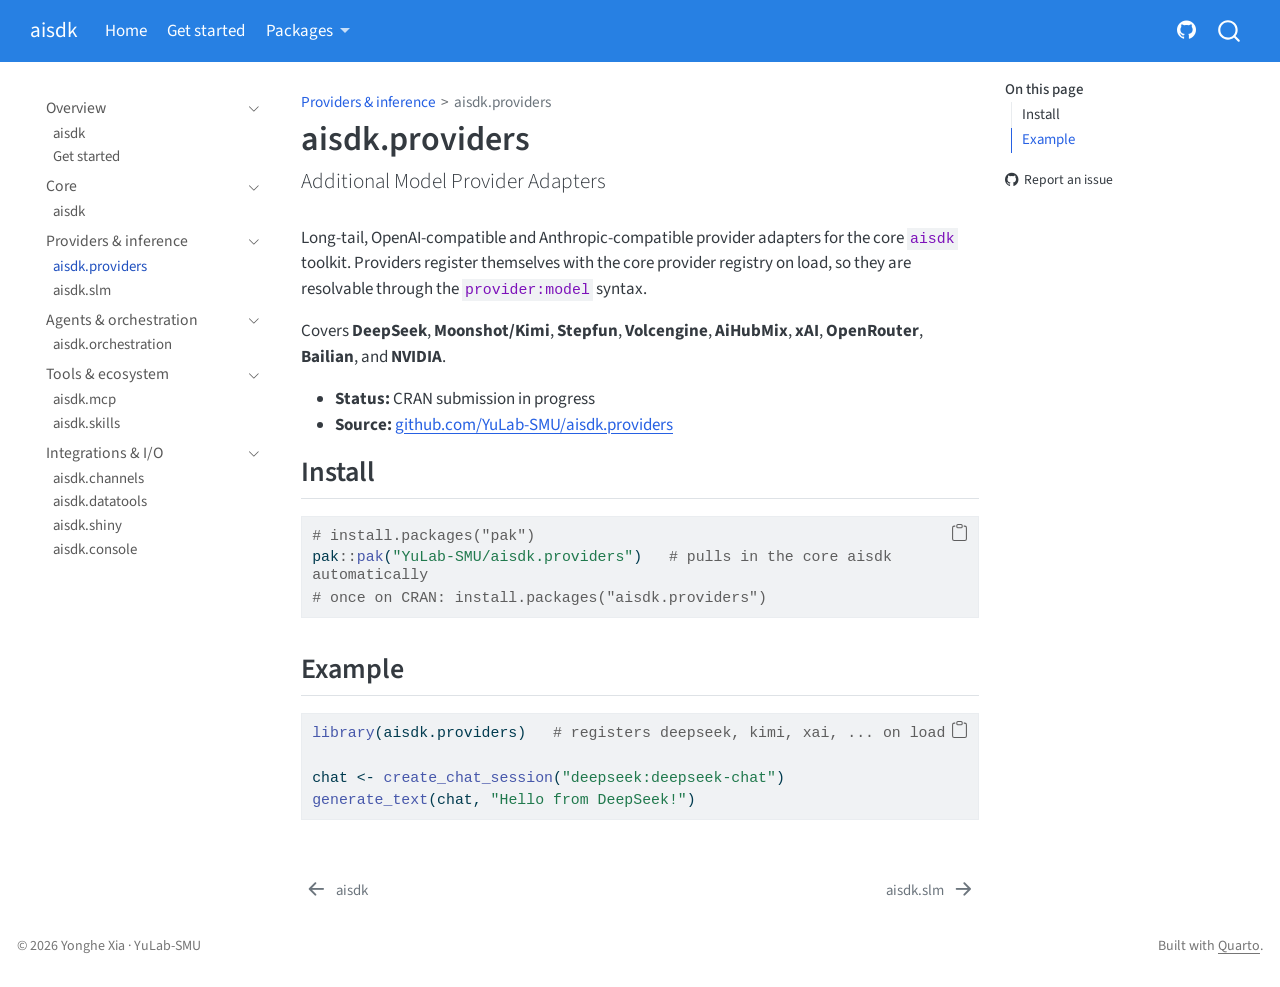
<file: packages/aisdk.providers.html>
<!DOCTYPE html>
<html xmlns="http://www.w3.org/1999/xhtml" lang="en" xml:lang="en"><head>

<meta charset="utf-8">
<meta name="generator" content="quarto-1.9.38">

<meta name="viewport" content="width=device-width, initial-scale=1.0, user-scalable=yes">


<title>aisdk.providers – aisdk</title>
<style>
/* Default styles provided by pandoc.
** See https://pandoc.org/MANUAL.html#variables-for-html for config info.
*/
code{white-space: pre-wrap;}
span.smallcaps{font-variant: small-caps;}
div.columns{display: flex; gap: min(4vw, 1.5em);}
div.column{flex: auto; overflow-x: auto;}
div.hanging-indent{margin-left: 1.5em; text-indent: -1.5em;}
ul.task-list{list-style: none;}
ul.task-list li input[type="checkbox"] {
  width: 0.8em;
  margin: 0 0.8em 0.2em -1em; /* quarto-specific, see https://github.com/quarto-dev/quarto-cli/issues/4556 */ 
  vertical-align: middle;
}
/* CSS for syntax highlighting */
html { -webkit-text-size-adjust: 100%; }
pre > code.sourceCode { white-space: pre; position: relative; }
pre > code.sourceCode > span { display: inline-block; line-height: 1.25; }
pre > code.sourceCode > span:empty { height: 1.2em; }
.sourceCode { overflow: visible; }
code.sourceCode > span { color: inherit; text-decoration: inherit; }
div.sourceCode { margin: 1em 0; }
pre.sourceCode { margin: 0; }
@media screen {
div.sourceCode { overflow: auto; }
}
@media print {
pre > code.sourceCode { white-space: pre-wrap; }
pre > code.sourceCode > span { text-indent: -5em; padding-left: 5em; }
}
pre.numberSource code
  { counter-reset: source-line 0; }
pre.numberSource code > span
  { position: relative; left: -4em; counter-increment: source-line; }
pre.numberSource code > span > a:first-child::before
  { content: counter(source-line);
    position: relative; left: -1em; text-align: right; vertical-align: baseline;
    border: none; display: inline-block;
    -webkit-touch-callout: none; -webkit-user-select: none;
    -khtml-user-select: none; -moz-user-select: none;
    -ms-user-select: none; user-select: none;
    padding: 0 4px; width: 4em;
  }
pre.numberSource { margin-left: 3em;  padding-left: 4px; }
div.sourceCode
  {   }
@media screen {
pre > code.sourceCode > span > a:first-child::before { text-decoration: underline; }
}
</style>


<script src="../site_libs/quarto-nav/quarto-nav.js"></script>
<script src="../site_libs/quarto-nav/headroom.min.js"></script>
<script src="../site_libs/clipboard/clipboard.min.js"></script>
<script src="../site_libs/quarto-search/autocomplete.umd.js"></script>
<script src="../site_libs/quarto-search/fuse.min.js"></script>
<script src="../site_libs/quarto-search/quarto-search.js"></script>
<meta name="quarto:offset" content="../">
<link href="../packages/aisdk.slm.html" rel="next">
<link href="../packages/aisdk.html" rel="prev">
<script src="../site_libs/quarto-html/quarto.js" type="module"></script>
<script src="../site_libs/quarto-html/tabsets/tabsets.js" type="module"></script>
<script src="../site_libs/quarto-html/popper.min.js"></script>
<script src="../site_libs/quarto-html/tippy.umd.min.js"></script>
<script src="../site_libs/quarto-html/anchor.min.js"></script>
<link href="../site_libs/quarto-html/tippy.css" rel="stylesheet">
<link href="../site_libs/quarto-html/quarto-syntax-highlighting-15634bcf2e68342d4ad2dfa704d543f6.css" rel="stylesheet" id="quarto-text-highlighting-styles">
<script src="../site_libs/bootstrap/bootstrap.min.js"></script>
<link href="../site_libs/bootstrap/bootstrap-icons.css" rel="stylesheet">
<link href="../site_libs/bootstrap/bootstrap-e16872440047994247dd28c82fe9c6b4.min.css" rel="stylesheet" append-hash="true" id="quarto-bootstrap" data-mode="light">
<script id="quarto-search-options" type="application/json">{
  "location": "navbar",
  "copy-button": false,
  "collapse-after": 3,
  "panel-placement": "end",
  "type": "overlay",
  "limit": 50,
  "keyboard-shortcut": [
    "f",
    "/",
    "s"
  ],
  "show-item-context": false,
  "language": {
    "search-no-results-text": "No results",
    "search-matching-documents-text": "matching documents",
    "search-copy-link-title": "Copy link to search",
    "search-hide-matches-text": "Hide additional matches",
    "search-more-match-text": "more match in this document",
    "search-more-matches-text": "more matches in this document",
    "search-clear-button-title": "Clear",
    "search-text-placeholder": "",
    "search-detached-cancel-button-title": "Cancel",
    "search-submit-button-title": "Submit",
    "search-label": "Search"
  }
}</script>


</head>

<body class="nav-sidebar floating nav-fixed quarto-light">

<div id="quarto-search-results"></div>
  <header id="quarto-header" class="headroom fixed-top">
    <nav class="navbar navbar-expand-lg " data-bs-theme="dark">
      <div class="navbar-container container-fluid">
      <div class="navbar-brand-container mx-auto">
    <a class="navbar-brand" href="../index.html">
    <span class="navbar-title">aisdk</span>
    </a>
  </div>
            <div id="quarto-search" class="" title="Search"></div>
          <button class="navbar-toggler" type="button" data-bs-toggle="collapse" data-bs-target="#navbarCollapse" aria-controls="navbarCollapse" role="menu" aria-expanded="false" aria-label="Toggle navigation" onclick="if (window.quartoToggleHeadroom) { window.quartoToggleHeadroom(); }">
  <span class="navbar-toggler-icon"></span>
</button>
          <div class="collapse navbar-collapse" id="navbarCollapse">
            <ul class="navbar-nav navbar-nav-scroll me-auto">
  <li class="nav-item">
    <a class="nav-link active" href="../index.html" aria-current="page"> 
<span class="menu-text">Home</span></a>
  </li>  
  <li class="nav-item">
    <a class="nav-link" href="../getting-started.html"> 
<span class="menu-text">Get started</span></a>
  </li>  
  <li class="nav-item dropdown ">
    <a class="nav-link dropdown-toggle" href="#" id="nav-menu-packages" role="link" data-bs-toggle="dropdown" aria-expanded="false">
 <span class="menu-text">Packages</span>
    </a>
    <ul class="dropdown-menu" aria-labelledby="nav-menu-packages">    
        <li>
    <a class="dropdown-item" href="../packages/aisdk.html">
 <span class="dropdown-text">aisdk — core</span></a>
  </li>  
        <li><hr class="dropdown-divider"></li>
        <li>
    <a class="dropdown-item" href="../packages/aisdk.providers.html">
 <span class="dropdown-text">aisdk.providers — provider adapters</span></a>
  </li>  
        <li>
    <a class="dropdown-item" href="../packages/aisdk.slm.html">
 <span class="dropdown-text">aisdk.slm — local inference</span></a>
  </li>  
        <li><hr class="dropdown-divider"></li>
        <li>
    <a class="dropdown-item" href="../packages/aisdk.orchestration.html">
 <span class="dropdown-text">aisdk.orchestration — multi-agent</span></a>
  </li>  
        <li>
    <a class="dropdown-item" href="../packages/aisdk.mcp.html">
 <span class="dropdown-text">aisdk.mcp — MCP client/server</span></a>
  </li>  
        <li>
    <a class="dropdown-item" href="../packages/aisdk.skills.html">
 <span class="dropdown-text">aisdk.skills — skill ecosystem</span></a>
  </li>  
        <li><hr class="dropdown-divider"></li>
        <li>
    <a class="dropdown-item" href="../packages/aisdk.channels.html">
 <span class="dropdown-text">aisdk.channels — messaging</span></a>
  </li>  
        <li>
    <a class="dropdown-item" href="../packages/aisdk.datatools.html">
 <span class="dropdown-text">aisdk.datatools — charts &amp; reports</span></a>
  </li>  
        <li>
    <a class="dropdown-item" href="../packages/aisdk.shiny.html">
 <span class="dropdown-text">aisdk.shiny — web UI</span></a>
  </li>  
        <li>
    <a class="dropdown-item" href="../packages/aisdk.console.html">
 <span class="dropdown-text">aisdk.console — terminal UI</span></a>
  </li>  
    </ul>
  </li>
</ul>
            <ul class="navbar-nav navbar-nav-scroll ms-auto">
  <li class="nav-item compact">
    <a class="nav-link" href="https://github.com/YuLab-SMU/aisdk"> <i class="bi bi-github" role="img" aria-label="GitHub">
</i> 
<span class="menu-text"></span></a>
  </li>  
</ul>
          </div> <!-- /navcollapse -->
            <div class="quarto-navbar-tools">
</div>
      </div> <!-- /container-fluid -->
    </nav>
  <nav class="quarto-secondary-nav">
    <div class="container-fluid d-flex">
      <button type="button" class="quarto-btn-toggle btn" data-bs-toggle="collapse" role="button" data-bs-target=".quarto-sidebar-collapse-item" aria-controls="quarto-sidebar" aria-expanded="false" aria-label="Toggle sidebar navigation" onclick="if (window.quartoToggleHeadroom) { window.quartoToggleHeadroom(); }">
        <i class="bi bi-layout-text-sidebar-reverse"></i>
      </button>
        <nav class="quarto-page-breadcrumbs" aria-label="breadcrumb"><ol class="breadcrumb"><li class="breadcrumb-item"><a href="../packages/aisdk.providers.html">Providers &amp; inference</a></li><li class="breadcrumb-item"><a href="../packages/aisdk.providers.html">aisdk.providers</a></li></ol></nav>
        <a class="flex-grow-1" role="navigation" data-bs-toggle="collapse" data-bs-target=".quarto-sidebar-collapse-item" aria-controls="quarto-sidebar" aria-expanded="false" aria-label="Toggle sidebar navigation" onclick="if (window.quartoToggleHeadroom) { window.quartoToggleHeadroom(); }">      
        </a>
    </div>
  </nav>
</header>
<!-- content -->
<div id="quarto-content" class="quarto-container page-columns page-rows-contents page-layout-article page-navbar">
<!-- sidebar -->
  <nav id="quarto-sidebar" class="sidebar collapse collapse-horizontal quarto-sidebar-collapse-item sidebar-navigation floating overflow-auto">
    <div class="sidebar-menu-container"> 
    <ul class="list-unstyled mt-1">
        <li class="sidebar-item sidebar-item-section">
      <div class="sidebar-item-container"> 
            <a class="sidebar-item-text sidebar-link text-start" data-bs-toggle="collapse" data-bs-target="#quarto-sidebar-section-1" role="navigation" aria-expanded="true">
 <span class="menu-text">Overview</span></a>
          <a class="sidebar-item-toggle text-start" data-bs-toggle="collapse" data-bs-target="#quarto-sidebar-section-1" role="navigation" aria-expanded="true" aria-label="Toggle section">
            <i class="bi bi-chevron-right ms-2"></i>
          </a> 
      </div>
      <ul id="quarto-sidebar-section-1" class="collapse list-unstyled sidebar-section depth1 show">  
          <li class="sidebar-item">
  <div class="sidebar-item-container"> 
  <a href="../index.html" class="sidebar-item-text sidebar-link">
 <span class="menu-text">aisdk</span></a>
  </div>
</li>
          <li class="sidebar-item">
  <div class="sidebar-item-container"> 
  <a href="../getting-started.html" class="sidebar-item-text sidebar-link">
 <span class="menu-text">Get started</span></a>
  </div>
</li>
      </ul>
  </li>
        <li class="sidebar-item sidebar-item-section">
      <div class="sidebar-item-container"> 
            <a class="sidebar-item-text sidebar-link text-start" data-bs-toggle="collapse" data-bs-target="#quarto-sidebar-section-2" role="navigation" aria-expanded="true">
 <span class="menu-text">Core</span></a>
          <a class="sidebar-item-toggle text-start" data-bs-toggle="collapse" data-bs-target="#quarto-sidebar-section-2" role="navigation" aria-expanded="true" aria-label="Toggle section">
            <i class="bi bi-chevron-right ms-2"></i>
          </a> 
      </div>
      <ul id="quarto-sidebar-section-2" class="collapse list-unstyled sidebar-section depth1 show">  
          <li class="sidebar-item">
  <div class="sidebar-item-container"> 
  <a href="../packages/aisdk.html" class="sidebar-item-text sidebar-link">
 <span class="menu-text">aisdk</span></a>
  </div>
</li>
      </ul>
  </li>
        <li class="sidebar-item sidebar-item-section">
      <div class="sidebar-item-container"> 
            <a class="sidebar-item-text sidebar-link text-start" data-bs-toggle="collapse" data-bs-target="#quarto-sidebar-section-3" role="navigation" aria-expanded="true">
 <span class="menu-text">Providers &amp; inference</span></a>
          <a class="sidebar-item-toggle text-start" data-bs-toggle="collapse" data-bs-target="#quarto-sidebar-section-3" role="navigation" aria-expanded="true" aria-label="Toggle section">
            <i class="bi bi-chevron-right ms-2"></i>
          </a> 
      </div>
      <ul id="quarto-sidebar-section-3" class="collapse list-unstyled sidebar-section depth1 show">  
          <li class="sidebar-item">
  <div class="sidebar-item-container"> 
  <a href="../packages/aisdk.providers.html" class="sidebar-item-text sidebar-link active">
 <span class="menu-text">aisdk.providers</span></a>
  </div>
</li>
          <li class="sidebar-item">
  <div class="sidebar-item-container"> 
  <a href="../packages/aisdk.slm.html" class="sidebar-item-text sidebar-link">
 <span class="menu-text">aisdk.slm</span></a>
  </div>
</li>
      </ul>
  </li>
        <li class="sidebar-item sidebar-item-section">
      <div class="sidebar-item-container"> 
            <a class="sidebar-item-text sidebar-link text-start" data-bs-toggle="collapse" data-bs-target="#quarto-sidebar-section-4" role="navigation" aria-expanded="true">
 <span class="menu-text">Agents &amp; orchestration</span></a>
          <a class="sidebar-item-toggle text-start" data-bs-toggle="collapse" data-bs-target="#quarto-sidebar-section-4" role="navigation" aria-expanded="true" aria-label="Toggle section">
            <i class="bi bi-chevron-right ms-2"></i>
          </a> 
      </div>
      <ul id="quarto-sidebar-section-4" class="collapse list-unstyled sidebar-section depth1 show">  
          <li class="sidebar-item">
  <div class="sidebar-item-container"> 
  <a href="../packages/aisdk.orchestration.html" class="sidebar-item-text sidebar-link">
 <span class="menu-text">aisdk.orchestration</span></a>
  </div>
</li>
      </ul>
  </li>
        <li class="sidebar-item sidebar-item-section">
      <div class="sidebar-item-container"> 
            <a class="sidebar-item-text sidebar-link text-start" data-bs-toggle="collapse" data-bs-target="#quarto-sidebar-section-5" role="navigation" aria-expanded="true">
 <span class="menu-text">Tools &amp; ecosystem</span></a>
          <a class="sidebar-item-toggle text-start" data-bs-toggle="collapse" data-bs-target="#quarto-sidebar-section-5" role="navigation" aria-expanded="true" aria-label="Toggle section">
            <i class="bi bi-chevron-right ms-2"></i>
          </a> 
      </div>
      <ul id="quarto-sidebar-section-5" class="collapse list-unstyled sidebar-section depth1 show">  
          <li class="sidebar-item">
  <div class="sidebar-item-container"> 
  <a href="../packages/aisdk.mcp.html" class="sidebar-item-text sidebar-link">
 <span class="menu-text">aisdk.mcp</span></a>
  </div>
</li>
          <li class="sidebar-item">
  <div class="sidebar-item-container"> 
  <a href="../packages/aisdk.skills.html" class="sidebar-item-text sidebar-link">
 <span class="menu-text">aisdk.skills</span></a>
  </div>
</li>
      </ul>
  </li>
        <li class="sidebar-item sidebar-item-section">
      <div class="sidebar-item-container"> 
            <a class="sidebar-item-text sidebar-link text-start" data-bs-toggle="collapse" data-bs-target="#quarto-sidebar-section-6" role="navigation" aria-expanded="true">
 <span class="menu-text">Integrations &amp; I/O</span></a>
          <a class="sidebar-item-toggle text-start" data-bs-toggle="collapse" data-bs-target="#quarto-sidebar-section-6" role="navigation" aria-expanded="true" aria-label="Toggle section">
            <i class="bi bi-chevron-right ms-2"></i>
          </a> 
      </div>
      <ul id="quarto-sidebar-section-6" class="collapse list-unstyled sidebar-section depth1 show">  
          <li class="sidebar-item">
  <div class="sidebar-item-container"> 
  <a href="../packages/aisdk.channels.html" class="sidebar-item-text sidebar-link">
 <span class="menu-text">aisdk.channels</span></a>
  </div>
</li>
          <li class="sidebar-item">
  <div class="sidebar-item-container"> 
  <a href="../packages/aisdk.datatools.html" class="sidebar-item-text sidebar-link">
 <span class="menu-text">aisdk.datatools</span></a>
  </div>
</li>
          <li class="sidebar-item">
  <div class="sidebar-item-container"> 
  <a href="../packages/aisdk.shiny.html" class="sidebar-item-text sidebar-link">
 <span class="menu-text">aisdk.shiny</span></a>
  </div>
</li>
          <li class="sidebar-item">
  <div class="sidebar-item-container"> 
  <a href="../packages/aisdk.console.html" class="sidebar-item-text sidebar-link">
 <span class="menu-text">aisdk.console</span></a>
  </div>
</li>
      </ul>
  </li>
    </ul>
    </div>
</nav>
<div id="quarto-sidebar-glass" class="quarto-sidebar-collapse-item" data-bs-toggle="collapse" data-bs-target=".quarto-sidebar-collapse-item"></div>
<!-- margin-sidebar -->
    <div id="quarto-margin-sidebar" class="sidebar margin-sidebar">
        <nav id="TOC" role="doc-toc" class="toc-active">
    <h2 id="toc-title">On this page</h2>
   
  <ul>
  <li><a href="#install" id="toc-install" class="nav-link active" data-scroll-target="#install">Install</a></li>
  <li><a href="#example" id="toc-example" class="nav-link" data-scroll-target="#example">Example</a></li>
  </ul>
<div class="toc-actions"><ul><li><a href="https://github.com/YuLab-SMU/aisdk-docs/issues/new" class="toc-action"><i class="bi bi-github"></i>Report an issue</a></li></ul></div></nav>
    </div>
<!-- main -->
<main class="content" id="quarto-document-content">

<header id="title-block-header" class="quarto-title-block default"><nav class="quarto-page-breadcrumbs quarto-title-breadcrumbs d-none d-lg-block" aria-label="breadcrumb"><ol class="breadcrumb"><li class="breadcrumb-item"><a href="../packages/aisdk.providers.html">Providers &amp; inference</a></li><li class="breadcrumb-item"><a href="../packages/aisdk.providers.html">aisdk.providers</a></li></ol></nav>
<div class="quarto-title">
<h1 class="title">aisdk.providers</h1>
<p class="subtitle lead">Additional Model Provider Adapters</p>
</div>



<div class="quarto-title-meta">

    
  
    
  </div>
  


</header>


<p>Long-tail, OpenAI-compatible and Anthropic-compatible provider adapters for the core <code>aisdk</code> toolkit. Providers register themselves with the core provider registry on load, so they are resolvable through the <code>provider:model</code> syntax.</p>
<p>Covers <strong>DeepSeek</strong>, <strong>Moonshot/Kimi</strong>, <strong>Stepfun</strong>, <strong>Volcengine</strong>, <strong>AiHubMix</strong>, <strong>xAI</strong>, <strong>OpenRouter</strong>, <strong>Bailian</strong>, and <strong>NVIDIA</strong>.</p>
<ul>
<li><strong>Status:</strong> CRAN submission in progress</li>
<li><strong>Source:</strong> <a href="https://github.com/YuLab-SMU/aisdk.providers">github.com/YuLab-SMU/aisdk.providers</a></li>
</ul>
<section id="install" class="level2">
<h2 class="anchored" data-anchor-id="install">Install</h2>
<div class="code-copy-outer-scaffold"><div class="sourceCode" id="cb1"><pre class="sourceCode r code-with-copy"><code class="sourceCode r"><span id="cb1-1"><a href="#cb1-1" aria-hidden="true" tabindex="-1"></a><span class="co"># install.packages("pak")</span></span>
<span id="cb1-2"><a href="#cb1-2" aria-hidden="true" tabindex="-1"></a>pak<span class="sc">::</span><span class="fu">pak</span>(<span class="st">"YuLab-SMU/aisdk.providers"</span>)   <span class="co"># pulls in the core aisdk automatically</span></span>
<span id="cb1-3"><a href="#cb1-3" aria-hidden="true" tabindex="-1"></a><span class="co"># once on CRAN: install.packages("aisdk.providers")</span></span></code></pre></div><button title="Copy to Clipboard" class="code-copy-button"><i class="bi"></i></button></div>
</section>
<section id="example" class="level2">
<h2 class="anchored" data-anchor-id="example">Example</h2>
<div class="code-copy-outer-scaffold"><div class="sourceCode" id="cb2"><pre class="sourceCode r code-with-copy"><code class="sourceCode r"><span id="cb2-1"><a href="#cb2-1" aria-hidden="true" tabindex="-1"></a><span class="fu">library</span>(aisdk.providers)   <span class="co"># registers deepseek, kimi, xai, ... on load</span></span>
<span id="cb2-2"><a href="#cb2-2" aria-hidden="true" tabindex="-1"></a></span>
<span id="cb2-3"><a href="#cb2-3" aria-hidden="true" tabindex="-1"></a>chat <span class="ot">&lt;-</span> <span class="fu">create_chat_session</span>(<span class="st">"deepseek:deepseek-chat"</span>)</span>
<span id="cb2-4"><a href="#cb2-4" aria-hidden="true" tabindex="-1"></a><span class="fu">generate_text</span>(chat, <span class="st">"Hello from DeepSeek!"</span>)</span></code></pre></div><button title="Copy to Clipboard" class="code-copy-button"><i class="bi"></i></button></div>


</section>

</main> <!-- /main -->
<script id="quarto-html-after-body" type="application/javascript">
  window.document.addEventListener("DOMContentLoaded", function (event) {
    const icon = "";
    const anchorJS = new window.AnchorJS();
    anchorJS.options = {
      placement: 'right',
      icon: icon
    };
    anchorJS.add('.anchored');
    const isCodeAnnotation = (el) => {
      for (const clz of el.classList) {
        if (clz.startsWith('code-annotation-')) {                     
          return true;
        }
      }
      return false;
    }
    const onCopySuccess = function(e) {
      // button target
      const button = e.trigger;
      // don't keep focus
      button.blur();
      // flash "checked"
      button.classList.add('code-copy-button-checked');
      var currentTitle = button.getAttribute("title");
      button.setAttribute("title", "Copied!");
      let tooltip;
      if (window.bootstrap) {
        button.setAttribute("data-bs-toggle", "tooltip");
        button.setAttribute("data-bs-placement", "left");
        button.setAttribute("data-bs-title", "Copied!");
        tooltip = new bootstrap.Tooltip(button, 
          { trigger: "manual", 
            customClass: "code-copy-button-tooltip",
            offset: [0, -8]});
        tooltip.show();    
      }
      setTimeout(function() {
        if (tooltip) {
          tooltip.hide();
          button.removeAttribute("data-bs-title");
          button.removeAttribute("data-bs-toggle");
          button.removeAttribute("data-bs-placement");
        }
        button.setAttribute("title", currentTitle);
        button.classList.remove('code-copy-button-checked');
      }, 1000);
      // clear code selection
      e.clearSelection();
    }
    const getTextToCopy = function(trigger) {
      const outerScaffold = trigger.parentElement.cloneNode(true);
      const codeEl = outerScaffold.querySelector('code');
      for (const childEl of codeEl.children) {
        if (isCodeAnnotation(childEl)) {
          childEl.remove();
        }
      }
      return codeEl.innerText;
    }
    const clipboard = new window.ClipboardJS('.code-copy-button:not([data-in-quarto-modal])', {
      text: getTextToCopy
    });
    clipboard.on('success', onCopySuccess);
    if (window.document.getElementById('quarto-embedded-source-code-modal')) {
      const clipboardModal = new window.ClipboardJS('.code-copy-button[data-in-quarto-modal]', {
        text: getTextToCopy,
        container: window.document.getElementById('quarto-embedded-source-code-modal')
      });
      clipboardModal.on('success', onCopySuccess);
    }
      var localhostRegex = new RegExp(/^(?:http|https):\/\/localhost\:?[0-9]*\//);
      var mailtoRegex = new RegExp(/^mailto:/);
        var filterRegex = new RegExp("https:\/\/yulab-smu\.top\/aisdk-docs\/");
      var isInternal = (href) => {
          return filterRegex.test(href) || localhostRegex.test(href) || mailtoRegex.test(href);
      }
      // Inspect non-navigation links and adorn them if external
     var links = window.document.querySelectorAll('a[href]:not(.nav-link):not(.navbar-brand):not(.toc-action):not(.sidebar-link):not(.sidebar-item-toggle):not(.pagination-link):not(.no-external):not([aria-hidden]):not(.dropdown-item):not(.quarto-navigation-tool):not(.about-link)');
      for (var i=0; i<links.length; i++) {
        const link = links[i];
        if (!isInternal(link.href)) {
          // undo the damage that might have been done by quarto-nav.js in the case of
          // links that we want to consider external
          if (link.dataset.originalHref !== undefined) {
            link.href = link.dataset.originalHref;
          }
        }
      }
    function tippyHover(el, contentFn, onTriggerFn, onUntriggerFn) {
      const config = {
        allowHTML: true,
        maxWidth: 500,
        delay: 100,
        arrow: false,
        appendTo: function(el) {
            return el.parentElement;
        },
        interactive: true,
        interactiveBorder: 10,
        theme: 'quarto',
        placement: 'bottom-start',
      };
      if (contentFn) {
        config.content = contentFn;
      }
      if (onTriggerFn) {
        config.onTrigger = onTriggerFn;
      }
      if (onUntriggerFn) {
        config.onUntrigger = onUntriggerFn;
      }
      window.tippy(el, config); 
    }
    const noterefs = window.document.querySelectorAll('a[role="doc-noteref"]');
    for (var i=0; i<noterefs.length; i++) {
      const ref = noterefs[i];
      tippyHover(ref, function() {
        // use id or data attribute instead here
        let href = ref.getAttribute('data-footnote-href') || ref.getAttribute('href');
        try { href = new URL(href).hash; } catch {}
        const id = href.replace(/^#\/?/, "");
        const note = window.document.getElementById(id);
        if (note) {
          return note.innerHTML;
        } else {
          return "";
        }
      });
    }
    const xrefs = window.document.querySelectorAll('a.quarto-xref');
    const processXRef = (id, note) => {
      // Strip column container classes
      const stripColumnClz = (el) => {
        el.classList.remove("page-full", "page-columns");
        if (el.children) {
          for (const child of el.children) {
            stripColumnClz(child);
          }
        }
      }
      stripColumnClz(note)
      if (id === null || id.startsWith('sec-')) {
        // Special case sections, only their first couple elements
        const container = document.createElement("div");
        if (note.children && note.children.length > 2) {
          container.appendChild(note.children[0].cloneNode(true));
          for (let i = 1; i < note.children.length; i++) {
            const child = note.children[i];
            if (child.tagName === "P" && child.innerText === "") {
              continue;
            } else {
              container.appendChild(child.cloneNode(true));
              break;
            }
          }
          if (window.Quarto?.typesetMath) {
            window.Quarto.typesetMath(container);
          }
          return container.innerHTML
        } else {
          if (window.Quarto?.typesetMath) {
            window.Quarto.typesetMath(note);
          }
          return note.innerHTML;
        }
      } else {
        // Remove any anchor links if they are present
        const anchorLink = note.querySelector('a.anchorjs-link');
        if (anchorLink) {
          anchorLink.remove();
        }
        if (window.Quarto?.typesetMath) {
          window.Quarto.typesetMath(note);
        }
        if (note.classList.contains("callout")) {
          return note.outerHTML;
        } else {
          return note.innerHTML;
        }
      }
    }
    for (var i=0; i<xrefs.length; i++) {
      const xref = xrefs[i];
      tippyHover(xref, undefined, function(instance) {
        instance.disable();
        let url = xref.getAttribute('href');
        let hash = undefined; 
        if (url.startsWith('#')) {
          hash = url;
        } else {
          try { hash = new URL(url).hash; } catch {}
        }
        if (hash) {
          const id = hash.replace(/^#\/?/, "");
          const note = window.document.getElementById(id);
          if (note !== null) {
            try {
              const html = processXRef(id, note.cloneNode(true));
              instance.setContent(html);
            } finally {
              instance.enable();
              instance.show();
            }
          } else {
            // See if we can fetch this
            fetch(url.split('#')[0])
            .then(res => res.text())
            .then(html => {
              const parser = new DOMParser();
              const htmlDoc = parser.parseFromString(html, "text/html");
              const note = htmlDoc.getElementById(id);
              if (note !== null) {
                const html = processXRef(id, note);
                instance.setContent(html);
              } 
            }).finally(() => {
              instance.enable();
              instance.show();
            });
          }
        } else {
          // See if we can fetch a full url (with no hash to target)
          // This is a special case and we should probably do some content thinning / targeting
          fetch(url)
          .then(res => res.text())
          .then(html => {
            const parser = new DOMParser();
            const htmlDoc = parser.parseFromString(html, "text/html");
            const note = htmlDoc.querySelector('main.content');
            if (note !== null) {
              // This should only happen for chapter cross references
              // (since there is no id in the URL)
              // remove the first header
              if (note.children.length > 0 && note.children[0].tagName === "HEADER") {
                note.children[0].remove();
              }
              const html = processXRef(null, note);
              instance.setContent(html);
            } 
          }).finally(() => {
            instance.enable();
            instance.show();
          });
        }
      }, function(instance) {
      });
    }
        let selectedAnnoteEl;
        const selectorForAnnotation = ( cell, annotation) => {
          let cellAttr = 'data-code-cell="' + cell + '"';
          let lineAttr = 'data-code-annotation="' +  annotation + '"';
          const selector = 'span[' + cellAttr + '][' + lineAttr + ']';
          return selector;
        }
        const selectCodeLines = (annoteEl) => {
          const doc = window.document;
          const targetCell = annoteEl.getAttribute("data-target-cell");
          const targetAnnotation = annoteEl.getAttribute("data-target-annotation");
          const annoteSpan = window.document.querySelector(selectorForAnnotation(targetCell, targetAnnotation));
          const lines = annoteSpan.getAttribute("data-code-lines").split(",");
          const lineIds = lines.map((line) => {
            return targetCell + "-" + line;
          })
          let top = null;
          let height = null;
          let parent = null;
          if (lineIds.length > 0) {
              //compute the position of the single el (top and bottom and make a div)
              const el = window.document.getElementById(lineIds[0]);
              top = el.offsetTop;
              height = el.offsetHeight;
              parent = el.parentElement.parentElement;
            if (lineIds.length > 1) {
              const lastEl = window.document.getElementById(lineIds[lineIds.length - 1]);
              const bottom = lastEl.offsetTop + lastEl.offsetHeight;
              height = bottom - top;
            }
            if (top !== null && height !== null && parent !== null) {
              // cook up a div (if necessary) and position it 
              let div = window.document.getElementById("code-annotation-line-highlight");
              if (div === null) {
                div = window.document.createElement("div");
                div.setAttribute("id", "code-annotation-line-highlight");
                div.style.position = 'absolute';
                parent.appendChild(div);
              }
              div.style.top = top - 2 + "px";
              div.style.height = height + 4 + "px";
              div.style.left = 0;
              let gutterDiv = window.document.getElementById("code-annotation-line-highlight-gutter");
              if (gutterDiv === null) {
                gutterDiv = window.document.createElement("div");
                gutterDiv.setAttribute("id", "code-annotation-line-highlight-gutter");
                gutterDiv.style.position = 'absolute';
                const codeCell = window.document.getElementById(targetCell);
                const gutter = codeCell.querySelector('.code-annotation-gutter');
                gutter.appendChild(gutterDiv);
              }
              gutterDiv.style.top = top - 2 + "px";
              gutterDiv.style.height = height + 4 + "px";
            }
            selectedAnnoteEl = annoteEl;
          }
        };
        const unselectCodeLines = () => {
          const elementsIds = ["code-annotation-line-highlight", "code-annotation-line-highlight-gutter"];
          elementsIds.forEach((elId) => {
            const div = window.document.getElementById(elId);
            if (div) {
              div.remove();
            }
          });
          selectedAnnoteEl = undefined;
        };
          // Handle positioning of the toggle
      window.addEventListener(
        "resize",
        throttle(() => {
          elRect = undefined;
          if (selectedAnnoteEl) {
            selectCodeLines(selectedAnnoteEl);
          }
        }, 10)
      );
      function throttle(fn, ms) {
      let throttle = false;
      let timer;
        return (...args) => {
          if(!throttle) { // first call gets through
              fn.apply(this, args);
              throttle = true;
          } else { // all the others get throttled
              if(timer) clearTimeout(timer); // cancel #2
              timer = setTimeout(() => {
                fn.apply(this, args);
                timer = throttle = false;
              }, ms);
          }
        };
      }
        // Attach click handler to the DT
        const annoteDls = window.document.querySelectorAll('dt[data-target-cell]');
        for (const annoteDlNode of annoteDls) {
          annoteDlNode.addEventListener('click', (event) => {
            const clickedEl = event.target;
            if (clickedEl !== selectedAnnoteEl) {
              unselectCodeLines();
              const activeEl = window.document.querySelector('dt[data-target-cell].code-annotation-active');
              if (activeEl) {
                activeEl.classList.remove('code-annotation-active');
              }
              selectCodeLines(clickedEl);
              clickedEl.classList.add('code-annotation-active');
            } else {
              // Unselect the line
              unselectCodeLines();
              clickedEl.classList.remove('code-annotation-active');
            }
          });
        }
    const findCites = (el) => {
      const parentEl = el.parentElement;
      if (parentEl) {
        const cites = parentEl.dataset.cites;
        if (cites) {
          return {
            el,
            cites: cites.split(' ')
          };
        } else {
          return findCites(el.parentElement)
        }
      } else {
        return undefined;
      }
    };
    var bibliorefs = window.document.querySelectorAll('a[role="doc-biblioref"]');
    for (var i=0; i<bibliorefs.length; i++) {
      const ref = bibliorefs[i];
      const citeInfo = findCites(ref);
      if (citeInfo) {
        tippyHover(citeInfo.el, function() {
          var popup = window.document.createElement('div');
          citeInfo.cites.forEach(function(cite) {
            var citeDiv = window.document.createElement('div');
            citeDiv.classList.add('hanging-indent');
            citeDiv.classList.add('csl-entry');
            var biblioDiv = window.document.getElementById('ref-' + cite);
            if (biblioDiv) {
              citeDiv.innerHTML = biblioDiv.innerHTML;
            }
            popup.appendChild(citeDiv);
          });
          return popup.innerHTML;
        });
      }
    }
  });
  </script>
<nav class="page-navigation">
  <div class="nav-page nav-page-previous">
      <a href="../packages/aisdk.html" class="pagination-link" aria-label="aisdk">
        <i class="bi bi-arrow-left-short"></i> <span class="nav-page-text">aisdk</span>
      </a>          
  </div>
  <div class="nav-page nav-page-next">
      <a href="../packages/aisdk.slm.html" class="pagination-link" aria-label="aisdk.slm">
        <span class="nav-page-text">aisdk.slm</span> <i class="bi bi-arrow-right-short"></i>
      </a>
  </div>
</nav>
</div> <!-- /content -->
<footer class="footer">
  <div class="nav-footer">
    <div class="nav-footer-left">
<p>© 2026 Yonghe Xia · YuLab-SMU</p>
</div>   
    <div class="nav-footer-center">
      &nbsp;
    <div class="toc-actions d-sm-block d-md-none"><ul><li><a href="https://github.com/YuLab-SMU/aisdk-docs/issues/new" class="toc-action"><i class="bi bi-github"></i>Report an issue</a></li></ul></div></div>
    <div class="nav-footer-right">
<p>Built with <a href="https://quarto.org">Quarto</a>.</p>
</div>
  </div>
</footer>




</body></html>
</file>
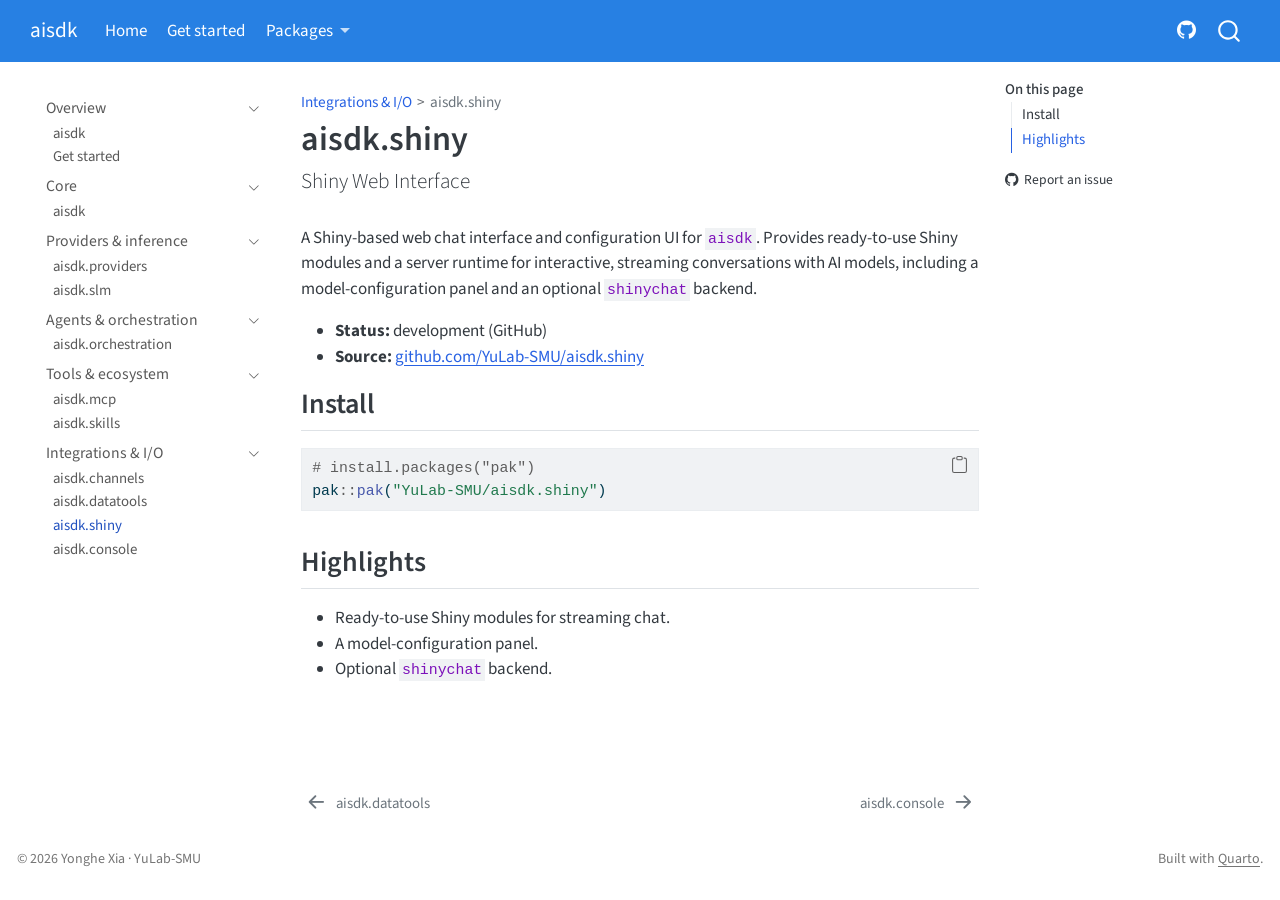
<file: packages/aisdk.shiny.html>
<!DOCTYPE html>
<html xmlns="http://www.w3.org/1999/xhtml" lang="en" xml:lang="en"><head>

<meta charset="utf-8">
<meta name="generator" content="quarto-1.9.38">

<meta name="viewport" content="width=device-width, initial-scale=1.0, user-scalable=yes">


<title>aisdk.shiny – aisdk</title>
<style>
/* Default styles provided by pandoc.
** See https://pandoc.org/MANUAL.html#variables-for-html for config info.
*/
code{white-space: pre-wrap;}
span.smallcaps{font-variant: small-caps;}
div.columns{display: flex; gap: min(4vw, 1.5em);}
div.column{flex: auto; overflow-x: auto;}
div.hanging-indent{margin-left: 1.5em; text-indent: -1.5em;}
ul.task-list{list-style: none;}
ul.task-list li input[type="checkbox"] {
  width: 0.8em;
  margin: 0 0.8em 0.2em -1em; /* quarto-specific, see https://github.com/quarto-dev/quarto-cli/issues/4556 */ 
  vertical-align: middle;
}
/* CSS for syntax highlighting */
html { -webkit-text-size-adjust: 100%; }
pre > code.sourceCode { white-space: pre; position: relative; }
pre > code.sourceCode > span { display: inline-block; line-height: 1.25; }
pre > code.sourceCode > span:empty { height: 1.2em; }
.sourceCode { overflow: visible; }
code.sourceCode > span { color: inherit; text-decoration: inherit; }
div.sourceCode { margin: 1em 0; }
pre.sourceCode { margin: 0; }
@media screen {
div.sourceCode { overflow: auto; }
}
@media print {
pre > code.sourceCode { white-space: pre-wrap; }
pre > code.sourceCode > span { text-indent: -5em; padding-left: 5em; }
}
pre.numberSource code
  { counter-reset: source-line 0; }
pre.numberSource code > span
  { position: relative; left: -4em; counter-increment: source-line; }
pre.numberSource code > span > a:first-child::before
  { content: counter(source-line);
    position: relative; left: -1em; text-align: right; vertical-align: baseline;
    border: none; display: inline-block;
    -webkit-touch-callout: none; -webkit-user-select: none;
    -khtml-user-select: none; -moz-user-select: none;
    -ms-user-select: none; user-select: none;
    padding: 0 4px; width: 4em;
  }
pre.numberSource { margin-left: 3em;  padding-left: 4px; }
div.sourceCode
  {   }
@media screen {
pre > code.sourceCode > span > a:first-child::before { text-decoration: underline; }
}
</style>


<script src="../site_libs/quarto-nav/quarto-nav.js"></script>
<script src="../site_libs/quarto-nav/headroom.min.js"></script>
<script src="../site_libs/clipboard/clipboard.min.js"></script>
<script src="../site_libs/quarto-search/autocomplete.umd.js"></script>
<script src="../site_libs/quarto-search/fuse.min.js"></script>
<script src="../site_libs/quarto-search/quarto-search.js"></script>
<meta name="quarto:offset" content="../">
<link href="../packages/aisdk.console.html" rel="next">
<link href="../packages/aisdk.datatools.html" rel="prev">
<script src="../site_libs/quarto-html/quarto.js" type="module"></script>
<script src="../site_libs/quarto-html/tabsets/tabsets.js" type="module"></script>
<script src="../site_libs/quarto-html/popper.min.js"></script>
<script src="../site_libs/quarto-html/tippy.umd.min.js"></script>
<script src="../site_libs/quarto-html/anchor.min.js"></script>
<link href="../site_libs/quarto-html/tippy.css" rel="stylesheet">
<link href="../site_libs/quarto-html/quarto-syntax-highlighting-15634bcf2e68342d4ad2dfa704d543f6.css" rel="stylesheet" id="quarto-text-highlighting-styles">
<script src="../site_libs/bootstrap/bootstrap.min.js"></script>
<link href="../site_libs/bootstrap/bootstrap-icons.css" rel="stylesheet">
<link href="../site_libs/bootstrap/bootstrap-e16872440047994247dd28c82fe9c6b4.min.css" rel="stylesheet" append-hash="true" id="quarto-bootstrap" data-mode="light">
<script id="quarto-search-options" type="application/json">{
  "location": "navbar",
  "copy-button": false,
  "collapse-after": 3,
  "panel-placement": "end",
  "type": "overlay",
  "limit": 50,
  "keyboard-shortcut": [
    "f",
    "/",
    "s"
  ],
  "show-item-context": false,
  "language": {
    "search-no-results-text": "No results",
    "search-matching-documents-text": "matching documents",
    "search-copy-link-title": "Copy link to search",
    "search-hide-matches-text": "Hide additional matches",
    "search-more-match-text": "more match in this document",
    "search-more-matches-text": "more matches in this document",
    "search-clear-button-title": "Clear",
    "search-text-placeholder": "",
    "search-detached-cancel-button-title": "Cancel",
    "search-submit-button-title": "Submit",
    "search-label": "Search"
  }
}</script>


</head>

<body class="nav-sidebar floating nav-fixed quarto-light">

<div id="quarto-search-results"></div>
  <header id="quarto-header" class="headroom fixed-top">
    <nav class="navbar navbar-expand-lg " data-bs-theme="dark">
      <div class="navbar-container container-fluid">
      <div class="navbar-brand-container mx-auto">
    <a class="navbar-brand" href="../index.html">
    <span class="navbar-title">aisdk</span>
    </a>
  </div>
            <div id="quarto-search" class="" title="Search"></div>
          <button class="navbar-toggler" type="button" data-bs-toggle="collapse" data-bs-target="#navbarCollapse" aria-controls="navbarCollapse" role="menu" aria-expanded="false" aria-label="Toggle navigation" onclick="if (window.quartoToggleHeadroom) { window.quartoToggleHeadroom(); }">
  <span class="navbar-toggler-icon"></span>
</button>
          <div class="collapse navbar-collapse" id="navbarCollapse">
            <ul class="navbar-nav navbar-nav-scroll me-auto">
  <li class="nav-item">
    <a class="nav-link active" href="../index.html" aria-current="page"> 
<span class="menu-text">Home</span></a>
  </li>  
  <li class="nav-item">
    <a class="nav-link" href="../getting-started.html"> 
<span class="menu-text">Get started</span></a>
  </li>  
  <li class="nav-item dropdown ">
    <a class="nav-link dropdown-toggle" href="#" id="nav-menu-packages" role="link" data-bs-toggle="dropdown" aria-expanded="false">
 <span class="menu-text">Packages</span>
    </a>
    <ul class="dropdown-menu" aria-labelledby="nav-menu-packages">    
        <li>
    <a class="dropdown-item" href="../packages/aisdk.html">
 <span class="dropdown-text">aisdk — core</span></a>
  </li>  
        <li><hr class="dropdown-divider"></li>
        <li>
    <a class="dropdown-item" href="../packages/aisdk.providers.html">
 <span class="dropdown-text">aisdk.providers — provider adapters</span></a>
  </li>  
        <li>
    <a class="dropdown-item" href="../packages/aisdk.slm.html">
 <span class="dropdown-text">aisdk.slm — local inference</span></a>
  </li>  
        <li><hr class="dropdown-divider"></li>
        <li>
    <a class="dropdown-item" href="../packages/aisdk.orchestration.html">
 <span class="dropdown-text">aisdk.orchestration — multi-agent</span></a>
  </li>  
        <li>
    <a class="dropdown-item" href="../packages/aisdk.mcp.html">
 <span class="dropdown-text">aisdk.mcp — MCP client/server</span></a>
  </li>  
        <li>
    <a class="dropdown-item" href="../packages/aisdk.skills.html">
 <span class="dropdown-text">aisdk.skills — skill ecosystem</span></a>
  </li>  
        <li><hr class="dropdown-divider"></li>
        <li>
    <a class="dropdown-item" href="../packages/aisdk.channels.html">
 <span class="dropdown-text">aisdk.channels — messaging</span></a>
  </li>  
        <li>
    <a class="dropdown-item" href="../packages/aisdk.datatools.html">
 <span class="dropdown-text">aisdk.datatools — charts &amp; reports</span></a>
  </li>  
        <li>
    <a class="dropdown-item" href="../packages/aisdk.shiny.html">
 <span class="dropdown-text">aisdk.shiny — web UI</span></a>
  </li>  
        <li>
    <a class="dropdown-item" href="../packages/aisdk.console.html">
 <span class="dropdown-text">aisdk.console — terminal UI</span></a>
  </li>  
    </ul>
  </li>
</ul>
            <ul class="navbar-nav navbar-nav-scroll ms-auto">
  <li class="nav-item compact">
    <a class="nav-link" href="https://github.com/YuLab-SMU/aisdk"> <i class="bi bi-github" role="img" aria-label="GitHub">
</i> 
<span class="menu-text"></span></a>
  </li>  
</ul>
          </div> <!-- /navcollapse -->
            <div class="quarto-navbar-tools">
</div>
      </div> <!-- /container-fluid -->
    </nav>
  <nav class="quarto-secondary-nav">
    <div class="container-fluid d-flex">
      <button type="button" class="quarto-btn-toggle btn" data-bs-toggle="collapse" role="button" data-bs-target=".quarto-sidebar-collapse-item" aria-controls="quarto-sidebar" aria-expanded="false" aria-label="Toggle sidebar navigation" onclick="if (window.quartoToggleHeadroom) { window.quartoToggleHeadroom(); }">
        <i class="bi bi-layout-text-sidebar-reverse"></i>
      </button>
        <nav class="quarto-page-breadcrumbs" aria-label="breadcrumb"><ol class="breadcrumb"><li class="breadcrumb-item"><a href="../packages/aisdk.channels.html">Integrations &amp; I/O</a></li><li class="breadcrumb-item"><a href="../packages/aisdk.shiny.html">aisdk.shiny</a></li></ol></nav>
        <a class="flex-grow-1" role="navigation" data-bs-toggle="collapse" data-bs-target=".quarto-sidebar-collapse-item" aria-controls="quarto-sidebar" aria-expanded="false" aria-label="Toggle sidebar navigation" onclick="if (window.quartoToggleHeadroom) { window.quartoToggleHeadroom(); }">      
        </a>
    </div>
  </nav>
</header>
<!-- content -->
<div id="quarto-content" class="quarto-container page-columns page-rows-contents page-layout-article page-navbar">
<!-- sidebar -->
  <nav id="quarto-sidebar" class="sidebar collapse collapse-horizontal quarto-sidebar-collapse-item sidebar-navigation floating overflow-auto">
    <div class="sidebar-menu-container"> 
    <ul class="list-unstyled mt-1">
        <li class="sidebar-item sidebar-item-section">
      <div class="sidebar-item-container"> 
            <a class="sidebar-item-text sidebar-link text-start" data-bs-toggle="collapse" data-bs-target="#quarto-sidebar-section-1" role="navigation" aria-expanded="true">
 <span class="menu-text">Overview</span></a>
          <a class="sidebar-item-toggle text-start" data-bs-toggle="collapse" data-bs-target="#quarto-sidebar-section-1" role="navigation" aria-expanded="true" aria-label="Toggle section">
            <i class="bi bi-chevron-right ms-2"></i>
          </a> 
      </div>
      <ul id="quarto-sidebar-section-1" class="collapse list-unstyled sidebar-section depth1 show">  
          <li class="sidebar-item">
  <div class="sidebar-item-container"> 
  <a href="../index.html" class="sidebar-item-text sidebar-link">
 <span class="menu-text">aisdk</span></a>
  </div>
</li>
          <li class="sidebar-item">
  <div class="sidebar-item-container"> 
  <a href="../getting-started.html" class="sidebar-item-text sidebar-link">
 <span class="menu-text">Get started</span></a>
  </div>
</li>
      </ul>
  </li>
        <li class="sidebar-item sidebar-item-section">
      <div class="sidebar-item-container"> 
            <a class="sidebar-item-text sidebar-link text-start" data-bs-toggle="collapse" data-bs-target="#quarto-sidebar-section-2" role="navigation" aria-expanded="true">
 <span class="menu-text">Core</span></a>
          <a class="sidebar-item-toggle text-start" data-bs-toggle="collapse" data-bs-target="#quarto-sidebar-section-2" role="navigation" aria-expanded="true" aria-label="Toggle section">
            <i class="bi bi-chevron-right ms-2"></i>
          </a> 
      </div>
      <ul id="quarto-sidebar-section-2" class="collapse list-unstyled sidebar-section depth1 show">  
          <li class="sidebar-item">
  <div class="sidebar-item-container"> 
  <a href="../packages/aisdk.html" class="sidebar-item-text sidebar-link">
 <span class="menu-text">aisdk</span></a>
  </div>
</li>
      </ul>
  </li>
        <li class="sidebar-item sidebar-item-section">
      <div class="sidebar-item-container"> 
            <a class="sidebar-item-text sidebar-link text-start" data-bs-toggle="collapse" data-bs-target="#quarto-sidebar-section-3" role="navigation" aria-expanded="true">
 <span class="menu-text">Providers &amp; inference</span></a>
          <a class="sidebar-item-toggle text-start" data-bs-toggle="collapse" data-bs-target="#quarto-sidebar-section-3" role="navigation" aria-expanded="true" aria-label="Toggle section">
            <i class="bi bi-chevron-right ms-2"></i>
          </a> 
      </div>
      <ul id="quarto-sidebar-section-3" class="collapse list-unstyled sidebar-section depth1 show">  
          <li class="sidebar-item">
  <div class="sidebar-item-container"> 
  <a href="../packages/aisdk.providers.html" class="sidebar-item-text sidebar-link">
 <span class="menu-text">aisdk.providers</span></a>
  </div>
</li>
          <li class="sidebar-item">
  <div class="sidebar-item-container"> 
  <a href="../packages/aisdk.slm.html" class="sidebar-item-text sidebar-link">
 <span class="menu-text">aisdk.slm</span></a>
  </div>
</li>
      </ul>
  </li>
        <li class="sidebar-item sidebar-item-section">
      <div class="sidebar-item-container"> 
            <a class="sidebar-item-text sidebar-link text-start" data-bs-toggle="collapse" data-bs-target="#quarto-sidebar-section-4" role="navigation" aria-expanded="true">
 <span class="menu-text">Agents &amp; orchestration</span></a>
          <a class="sidebar-item-toggle text-start" data-bs-toggle="collapse" data-bs-target="#quarto-sidebar-section-4" role="navigation" aria-expanded="true" aria-label="Toggle section">
            <i class="bi bi-chevron-right ms-2"></i>
          </a> 
      </div>
      <ul id="quarto-sidebar-section-4" class="collapse list-unstyled sidebar-section depth1 show">  
          <li class="sidebar-item">
  <div class="sidebar-item-container"> 
  <a href="../packages/aisdk.orchestration.html" class="sidebar-item-text sidebar-link">
 <span class="menu-text">aisdk.orchestration</span></a>
  </div>
</li>
      </ul>
  </li>
        <li class="sidebar-item sidebar-item-section">
      <div class="sidebar-item-container"> 
            <a class="sidebar-item-text sidebar-link text-start" data-bs-toggle="collapse" data-bs-target="#quarto-sidebar-section-5" role="navigation" aria-expanded="true">
 <span class="menu-text">Tools &amp; ecosystem</span></a>
          <a class="sidebar-item-toggle text-start" data-bs-toggle="collapse" data-bs-target="#quarto-sidebar-section-5" role="navigation" aria-expanded="true" aria-label="Toggle section">
            <i class="bi bi-chevron-right ms-2"></i>
          </a> 
      </div>
      <ul id="quarto-sidebar-section-5" class="collapse list-unstyled sidebar-section depth1 show">  
          <li class="sidebar-item">
  <div class="sidebar-item-container"> 
  <a href="../packages/aisdk.mcp.html" class="sidebar-item-text sidebar-link">
 <span class="menu-text">aisdk.mcp</span></a>
  </div>
</li>
          <li class="sidebar-item">
  <div class="sidebar-item-container"> 
  <a href="../packages/aisdk.skills.html" class="sidebar-item-text sidebar-link">
 <span class="menu-text">aisdk.skills</span></a>
  </div>
</li>
      </ul>
  </li>
        <li class="sidebar-item sidebar-item-section">
      <div class="sidebar-item-container"> 
            <a class="sidebar-item-text sidebar-link text-start" data-bs-toggle="collapse" data-bs-target="#quarto-sidebar-section-6" role="navigation" aria-expanded="true">
 <span class="menu-text">Integrations &amp; I/O</span></a>
          <a class="sidebar-item-toggle text-start" data-bs-toggle="collapse" data-bs-target="#quarto-sidebar-section-6" role="navigation" aria-expanded="true" aria-label="Toggle section">
            <i class="bi bi-chevron-right ms-2"></i>
          </a> 
      </div>
      <ul id="quarto-sidebar-section-6" class="collapse list-unstyled sidebar-section depth1 show">  
          <li class="sidebar-item">
  <div class="sidebar-item-container"> 
  <a href="../packages/aisdk.channels.html" class="sidebar-item-text sidebar-link">
 <span class="menu-text">aisdk.channels</span></a>
  </div>
</li>
          <li class="sidebar-item">
  <div class="sidebar-item-container"> 
  <a href="../packages/aisdk.datatools.html" class="sidebar-item-text sidebar-link">
 <span class="menu-text">aisdk.datatools</span></a>
  </div>
</li>
          <li class="sidebar-item">
  <div class="sidebar-item-container"> 
  <a href="../packages/aisdk.shiny.html" class="sidebar-item-text sidebar-link active">
 <span class="menu-text">aisdk.shiny</span></a>
  </div>
</li>
          <li class="sidebar-item">
  <div class="sidebar-item-container"> 
  <a href="../packages/aisdk.console.html" class="sidebar-item-text sidebar-link">
 <span class="menu-text">aisdk.console</span></a>
  </div>
</li>
      </ul>
  </li>
    </ul>
    </div>
</nav>
<div id="quarto-sidebar-glass" class="quarto-sidebar-collapse-item" data-bs-toggle="collapse" data-bs-target=".quarto-sidebar-collapse-item"></div>
<!-- margin-sidebar -->
    <div id="quarto-margin-sidebar" class="sidebar margin-sidebar">
        <nav id="TOC" role="doc-toc" class="toc-active">
    <h2 id="toc-title">On this page</h2>
   
  <ul>
  <li><a href="#install" id="toc-install" class="nav-link active" data-scroll-target="#install">Install</a></li>
  <li><a href="#highlights" id="toc-highlights" class="nav-link" data-scroll-target="#highlights">Highlights</a></li>
  </ul>
<div class="toc-actions"><ul><li><a href="https://github.com/YuLab-SMU/aisdk-docs/issues/new" class="toc-action"><i class="bi bi-github"></i>Report an issue</a></li></ul></div></nav>
    </div>
<!-- main -->
<main class="content" id="quarto-document-content">

<header id="title-block-header" class="quarto-title-block default"><nav class="quarto-page-breadcrumbs quarto-title-breadcrumbs d-none d-lg-block" aria-label="breadcrumb"><ol class="breadcrumb"><li class="breadcrumb-item"><a href="../packages/aisdk.channels.html">Integrations &amp; I/O</a></li><li class="breadcrumb-item"><a href="../packages/aisdk.shiny.html">aisdk.shiny</a></li></ol></nav>
<div class="quarto-title">
<h1 class="title">aisdk.shiny</h1>
<p class="subtitle lead">Shiny Web Interface</p>
</div>



<div class="quarto-title-meta">

    
  
    
  </div>
  


</header>


<p>A Shiny-based web chat interface and configuration UI for <code>aisdk</code>. Provides ready-to-use Shiny modules and a server runtime for interactive, streaming conversations with AI models, including a model-configuration panel and an optional <code>shinychat</code> backend.</p>
<ul>
<li><strong>Status:</strong> development (GitHub)</li>
<li><strong>Source:</strong> <a href="https://github.com/YuLab-SMU/aisdk.shiny">github.com/YuLab-SMU/aisdk.shiny</a></li>
</ul>
<section id="install" class="level2">
<h2 class="anchored" data-anchor-id="install">Install</h2>
<div class="code-copy-outer-scaffold"><div class="sourceCode" id="cb1"><pre class="sourceCode r code-with-copy"><code class="sourceCode r"><span id="cb1-1"><a href="#cb1-1" aria-hidden="true" tabindex="-1"></a><span class="co"># install.packages("pak")</span></span>
<span id="cb1-2"><a href="#cb1-2" aria-hidden="true" tabindex="-1"></a>pak<span class="sc">::</span><span class="fu">pak</span>(<span class="st">"YuLab-SMU/aisdk.shiny"</span>)</span></code></pre></div><button title="Copy to Clipboard" class="code-copy-button"><i class="bi"></i></button></div>
</section>
<section id="highlights" class="level2">
<h2 class="anchored" data-anchor-id="highlights">Highlights</h2>
<ul>
<li>Ready-to-use Shiny modules for streaming chat.</li>
<li>A model-configuration panel.</li>
<li>Optional <code>shinychat</code> backend.</li>
</ul>


</section>

</main> <!-- /main -->
<script id="quarto-html-after-body" type="application/javascript">
  window.document.addEventListener("DOMContentLoaded", function (event) {
    const icon = "";
    const anchorJS = new window.AnchorJS();
    anchorJS.options = {
      placement: 'right',
      icon: icon
    };
    anchorJS.add('.anchored');
    const isCodeAnnotation = (el) => {
      for (const clz of el.classList) {
        if (clz.startsWith('code-annotation-')) {                     
          return true;
        }
      }
      return false;
    }
    const onCopySuccess = function(e) {
      // button target
      const button = e.trigger;
      // don't keep focus
      button.blur();
      // flash "checked"
      button.classList.add('code-copy-button-checked');
      var currentTitle = button.getAttribute("title");
      button.setAttribute("title", "Copied!");
      let tooltip;
      if (window.bootstrap) {
        button.setAttribute("data-bs-toggle", "tooltip");
        button.setAttribute("data-bs-placement", "left");
        button.setAttribute("data-bs-title", "Copied!");
        tooltip = new bootstrap.Tooltip(button, 
          { trigger: "manual", 
            customClass: "code-copy-button-tooltip",
            offset: [0, -8]});
        tooltip.show();    
      }
      setTimeout(function() {
        if (tooltip) {
          tooltip.hide();
          button.removeAttribute("data-bs-title");
          button.removeAttribute("data-bs-toggle");
          button.removeAttribute("data-bs-placement");
        }
        button.setAttribute("title", currentTitle);
        button.classList.remove('code-copy-button-checked');
      }, 1000);
      // clear code selection
      e.clearSelection();
    }
    const getTextToCopy = function(trigger) {
      const outerScaffold = trigger.parentElement.cloneNode(true);
      const codeEl = outerScaffold.querySelector('code');
      for (const childEl of codeEl.children) {
        if (isCodeAnnotation(childEl)) {
          childEl.remove();
        }
      }
      return codeEl.innerText;
    }
    const clipboard = new window.ClipboardJS('.code-copy-button:not([data-in-quarto-modal])', {
      text: getTextToCopy
    });
    clipboard.on('success', onCopySuccess);
    if (window.document.getElementById('quarto-embedded-source-code-modal')) {
      const clipboardModal = new window.ClipboardJS('.code-copy-button[data-in-quarto-modal]', {
        text: getTextToCopy,
        container: window.document.getElementById('quarto-embedded-source-code-modal')
      });
      clipboardModal.on('success', onCopySuccess);
    }
      var localhostRegex = new RegExp(/^(?:http|https):\/\/localhost\:?[0-9]*\//);
      var mailtoRegex = new RegExp(/^mailto:/);
        var filterRegex = new RegExp("https:\/\/yulab-smu\.top\/aisdk-docs\/");
      var isInternal = (href) => {
          return filterRegex.test(href) || localhostRegex.test(href) || mailtoRegex.test(href);
      }
      // Inspect non-navigation links and adorn them if external
     var links = window.document.querySelectorAll('a[href]:not(.nav-link):not(.navbar-brand):not(.toc-action):not(.sidebar-link):not(.sidebar-item-toggle):not(.pagination-link):not(.no-external):not([aria-hidden]):not(.dropdown-item):not(.quarto-navigation-tool):not(.about-link)');
      for (var i=0; i<links.length; i++) {
        const link = links[i];
        if (!isInternal(link.href)) {
          // undo the damage that might have been done by quarto-nav.js in the case of
          // links that we want to consider external
          if (link.dataset.originalHref !== undefined) {
            link.href = link.dataset.originalHref;
          }
        }
      }
    function tippyHover(el, contentFn, onTriggerFn, onUntriggerFn) {
      const config = {
        allowHTML: true,
        maxWidth: 500,
        delay: 100,
        arrow: false,
        appendTo: function(el) {
            return el.parentElement;
        },
        interactive: true,
        interactiveBorder: 10,
        theme: 'quarto',
        placement: 'bottom-start',
      };
      if (contentFn) {
        config.content = contentFn;
      }
      if (onTriggerFn) {
        config.onTrigger = onTriggerFn;
      }
      if (onUntriggerFn) {
        config.onUntrigger = onUntriggerFn;
      }
      window.tippy(el, config); 
    }
    const noterefs = window.document.querySelectorAll('a[role="doc-noteref"]');
    for (var i=0; i<noterefs.length; i++) {
      const ref = noterefs[i];
      tippyHover(ref, function() {
        // use id or data attribute instead here
        let href = ref.getAttribute('data-footnote-href') || ref.getAttribute('href');
        try { href = new URL(href).hash; } catch {}
        const id = href.replace(/^#\/?/, "");
        const note = window.document.getElementById(id);
        if (note) {
          return note.innerHTML;
        } else {
          return "";
        }
      });
    }
    const xrefs = window.document.querySelectorAll('a.quarto-xref');
    const processXRef = (id, note) => {
      // Strip column container classes
      const stripColumnClz = (el) => {
        el.classList.remove("page-full", "page-columns");
        if (el.children) {
          for (const child of el.children) {
            stripColumnClz(child);
          }
        }
      }
      stripColumnClz(note)
      if (id === null || id.startsWith('sec-')) {
        // Special case sections, only their first couple elements
        const container = document.createElement("div");
        if (note.children && note.children.length > 2) {
          container.appendChild(note.children[0].cloneNode(true));
          for (let i = 1; i < note.children.length; i++) {
            const child = note.children[i];
            if (child.tagName === "P" && child.innerText === "") {
              continue;
            } else {
              container.appendChild(child.cloneNode(true));
              break;
            }
          }
          if (window.Quarto?.typesetMath) {
            window.Quarto.typesetMath(container);
          }
          return container.innerHTML
        } else {
          if (window.Quarto?.typesetMath) {
            window.Quarto.typesetMath(note);
          }
          return note.innerHTML;
        }
      } else {
        // Remove any anchor links if they are present
        const anchorLink = note.querySelector('a.anchorjs-link');
        if (anchorLink) {
          anchorLink.remove();
        }
        if (window.Quarto?.typesetMath) {
          window.Quarto.typesetMath(note);
        }
        if (note.classList.contains("callout")) {
          return note.outerHTML;
        } else {
          return note.innerHTML;
        }
      }
    }
    for (var i=0; i<xrefs.length; i++) {
      const xref = xrefs[i];
      tippyHover(xref, undefined, function(instance) {
        instance.disable();
        let url = xref.getAttribute('href');
        let hash = undefined; 
        if (url.startsWith('#')) {
          hash = url;
        } else {
          try { hash = new URL(url).hash; } catch {}
        }
        if (hash) {
          const id = hash.replace(/^#\/?/, "");
          const note = window.document.getElementById(id);
          if (note !== null) {
            try {
              const html = processXRef(id, note.cloneNode(true));
              instance.setContent(html);
            } finally {
              instance.enable();
              instance.show();
            }
          } else {
            // See if we can fetch this
            fetch(url.split('#')[0])
            .then(res => res.text())
            .then(html => {
              const parser = new DOMParser();
              const htmlDoc = parser.parseFromString(html, "text/html");
              const note = htmlDoc.getElementById(id);
              if (note !== null) {
                const html = processXRef(id, note);
                instance.setContent(html);
              } 
            }).finally(() => {
              instance.enable();
              instance.show();
            });
          }
        } else {
          // See if we can fetch a full url (with no hash to target)
          // This is a special case and we should probably do some content thinning / targeting
          fetch(url)
          .then(res => res.text())
          .then(html => {
            const parser = new DOMParser();
            const htmlDoc = parser.parseFromString(html, "text/html");
            const note = htmlDoc.querySelector('main.content');
            if (note !== null) {
              // This should only happen for chapter cross references
              // (since there is no id in the URL)
              // remove the first header
              if (note.children.length > 0 && note.children[0].tagName === "HEADER") {
                note.children[0].remove();
              }
              const html = processXRef(null, note);
              instance.setContent(html);
            } 
          }).finally(() => {
            instance.enable();
            instance.show();
          });
        }
      }, function(instance) {
      });
    }
        let selectedAnnoteEl;
        const selectorForAnnotation = ( cell, annotation) => {
          let cellAttr = 'data-code-cell="' + cell + '"';
          let lineAttr = 'data-code-annotation="' +  annotation + '"';
          const selector = 'span[' + cellAttr + '][' + lineAttr + ']';
          return selector;
        }
        const selectCodeLines = (annoteEl) => {
          const doc = window.document;
          const targetCell = annoteEl.getAttribute("data-target-cell");
          const targetAnnotation = annoteEl.getAttribute("data-target-annotation");
          const annoteSpan = window.document.querySelector(selectorForAnnotation(targetCell, targetAnnotation));
          const lines = annoteSpan.getAttribute("data-code-lines").split(",");
          const lineIds = lines.map((line) => {
            return targetCell + "-" + line;
          })
          let top = null;
          let height = null;
          let parent = null;
          if (lineIds.length > 0) {
              //compute the position of the single el (top and bottom and make a div)
              const el = window.document.getElementById(lineIds[0]);
              top = el.offsetTop;
              height = el.offsetHeight;
              parent = el.parentElement.parentElement;
            if (lineIds.length > 1) {
              const lastEl = window.document.getElementById(lineIds[lineIds.length - 1]);
              const bottom = lastEl.offsetTop + lastEl.offsetHeight;
              height = bottom - top;
            }
            if (top !== null && height !== null && parent !== null) {
              // cook up a div (if necessary) and position it 
              let div = window.document.getElementById("code-annotation-line-highlight");
              if (div === null) {
                div = window.document.createElement("div");
                div.setAttribute("id", "code-annotation-line-highlight");
                div.style.position = 'absolute';
                parent.appendChild(div);
              }
              div.style.top = top - 2 + "px";
              div.style.height = height + 4 + "px";
              div.style.left = 0;
              let gutterDiv = window.document.getElementById("code-annotation-line-highlight-gutter");
              if (gutterDiv === null) {
                gutterDiv = window.document.createElement("div");
                gutterDiv.setAttribute("id", "code-annotation-line-highlight-gutter");
                gutterDiv.style.position = 'absolute';
                const codeCell = window.document.getElementById(targetCell);
                const gutter = codeCell.querySelector('.code-annotation-gutter');
                gutter.appendChild(gutterDiv);
              }
              gutterDiv.style.top = top - 2 + "px";
              gutterDiv.style.height = height + 4 + "px";
            }
            selectedAnnoteEl = annoteEl;
          }
        };
        const unselectCodeLines = () => {
          const elementsIds = ["code-annotation-line-highlight", "code-annotation-line-highlight-gutter"];
          elementsIds.forEach((elId) => {
            const div = window.document.getElementById(elId);
            if (div) {
              div.remove();
            }
          });
          selectedAnnoteEl = undefined;
        };
          // Handle positioning of the toggle
      window.addEventListener(
        "resize",
        throttle(() => {
          elRect = undefined;
          if (selectedAnnoteEl) {
            selectCodeLines(selectedAnnoteEl);
          }
        }, 10)
      );
      function throttle(fn, ms) {
      let throttle = false;
      let timer;
        return (...args) => {
          if(!throttle) { // first call gets through
              fn.apply(this, args);
              throttle = true;
          } else { // all the others get throttled
              if(timer) clearTimeout(timer); // cancel #2
              timer = setTimeout(() => {
                fn.apply(this, args);
                timer = throttle = false;
              }, ms);
          }
        };
      }
        // Attach click handler to the DT
        const annoteDls = window.document.querySelectorAll('dt[data-target-cell]');
        for (const annoteDlNode of annoteDls) {
          annoteDlNode.addEventListener('click', (event) => {
            const clickedEl = event.target;
            if (clickedEl !== selectedAnnoteEl) {
              unselectCodeLines();
              const activeEl = window.document.querySelector('dt[data-target-cell].code-annotation-active');
              if (activeEl) {
                activeEl.classList.remove('code-annotation-active');
              }
              selectCodeLines(clickedEl);
              clickedEl.classList.add('code-annotation-active');
            } else {
              // Unselect the line
              unselectCodeLines();
              clickedEl.classList.remove('code-annotation-active');
            }
          });
        }
    const findCites = (el) => {
      const parentEl = el.parentElement;
      if (parentEl) {
        const cites = parentEl.dataset.cites;
        if (cites) {
          return {
            el,
            cites: cites.split(' ')
          };
        } else {
          return findCites(el.parentElement)
        }
      } else {
        return undefined;
      }
    };
    var bibliorefs = window.document.querySelectorAll('a[role="doc-biblioref"]');
    for (var i=0; i<bibliorefs.length; i++) {
      const ref = bibliorefs[i];
      const citeInfo = findCites(ref);
      if (citeInfo) {
        tippyHover(citeInfo.el, function() {
          var popup = window.document.createElement('div');
          citeInfo.cites.forEach(function(cite) {
            var citeDiv = window.document.createElement('div');
            citeDiv.classList.add('hanging-indent');
            citeDiv.classList.add('csl-entry');
            var biblioDiv = window.document.getElementById('ref-' + cite);
            if (biblioDiv) {
              citeDiv.innerHTML = biblioDiv.innerHTML;
            }
            popup.appendChild(citeDiv);
          });
          return popup.innerHTML;
        });
      }
    }
  });
  </script>
<nav class="page-navigation">
  <div class="nav-page nav-page-previous">
      <a href="../packages/aisdk.datatools.html" class="pagination-link" aria-label="aisdk.datatools">
        <i class="bi bi-arrow-left-short"></i> <span class="nav-page-text">aisdk.datatools</span>
      </a>          
  </div>
  <div class="nav-page nav-page-next">
      <a href="../packages/aisdk.console.html" class="pagination-link" aria-label="aisdk.console">
        <span class="nav-page-text">aisdk.console</span> <i class="bi bi-arrow-right-short"></i>
      </a>
  </div>
</nav>
</div> <!-- /content -->
<footer class="footer">
  <div class="nav-footer">
    <div class="nav-footer-left">
<p>© 2026 Yonghe Xia · YuLab-SMU</p>
</div>   
    <div class="nav-footer-center">
      &nbsp;
    <div class="toc-actions d-sm-block d-md-none"><ul><li><a href="https://github.com/YuLab-SMU/aisdk-docs/issues/new" class="toc-action"><i class="bi bi-github"></i>Report an issue</a></li></ul></div></div>
    <div class="nav-footer-right">
<p>Built with <a href="https://quarto.org">Quarto</a>.</p>
</div>
  </div>
</footer>




</body></html>
</file>
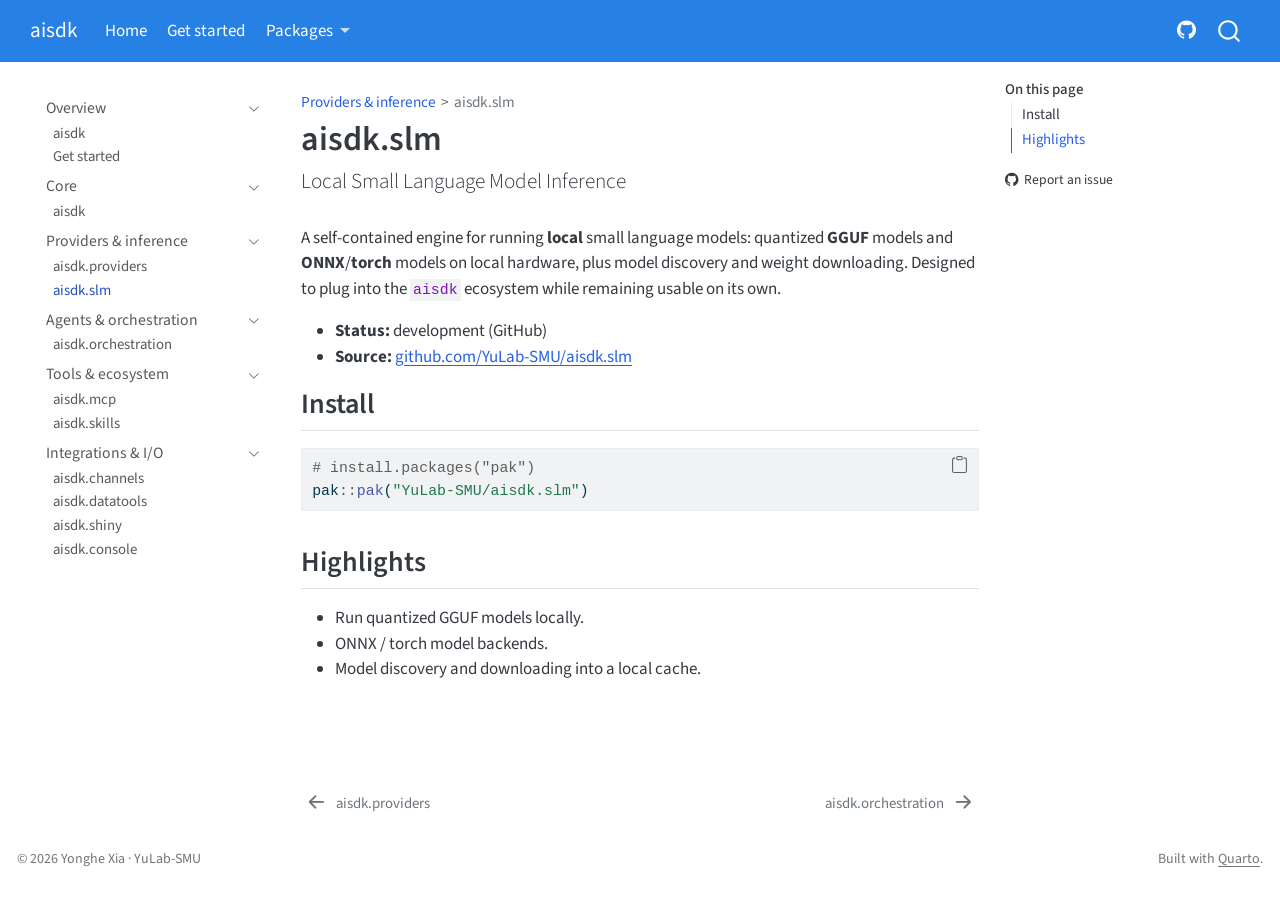
<file: packages/aisdk.slm.html>
<!DOCTYPE html>
<html xmlns="http://www.w3.org/1999/xhtml" lang="en" xml:lang="en"><head>

<meta charset="utf-8">
<meta name="generator" content="quarto-1.9.38">

<meta name="viewport" content="width=device-width, initial-scale=1.0, user-scalable=yes">


<title>aisdk.slm – aisdk</title>
<style>
/* Default styles provided by pandoc.
** See https://pandoc.org/MANUAL.html#variables-for-html for config info.
*/
code{white-space: pre-wrap;}
span.smallcaps{font-variant: small-caps;}
div.columns{display: flex; gap: min(4vw, 1.5em);}
div.column{flex: auto; overflow-x: auto;}
div.hanging-indent{margin-left: 1.5em; text-indent: -1.5em;}
ul.task-list{list-style: none;}
ul.task-list li input[type="checkbox"] {
  width: 0.8em;
  margin: 0 0.8em 0.2em -1em; /* quarto-specific, see https://github.com/quarto-dev/quarto-cli/issues/4556 */ 
  vertical-align: middle;
}
/* CSS for syntax highlighting */
html { -webkit-text-size-adjust: 100%; }
pre > code.sourceCode { white-space: pre; position: relative; }
pre > code.sourceCode > span { display: inline-block; line-height: 1.25; }
pre > code.sourceCode > span:empty { height: 1.2em; }
.sourceCode { overflow: visible; }
code.sourceCode > span { color: inherit; text-decoration: inherit; }
div.sourceCode { margin: 1em 0; }
pre.sourceCode { margin: 0; }
@media screen {
div.sourceCode { overflow: auto; }
}
@media print {
pre > code.sourceCode { white-space: pre-wrap; }
pre > code.sourceCode > span { text-indent: -5em; padding-left: 5em; }
}
pre.numberSource code
  { counter-reset: source-line 0; }
pre.numberSource code > span
  { position: relative; left: -4em; counter-increment: source-line; }
pre.numberSource code > span > a:first-child::before
  { content: counter(source-line);
    position: relative; left: -1em; text-align: right; vertical-align: baseline;
    border: none; display: inline-block;
    -webkit-touch-callout: none; -webkit-user-select: none;
    -khtml-user-select: none; -moz-user-select: none;
    -ms-user-select: none; user-select: none;
    padding: 0 4px; width: 4em;
  }
pre.numberSource { margin-left: 3em;  padding-left: 4px; }
div.sourceCode
  {   }
@media screen {
pre > code.sourceCode > span > a:first-child::before { text-decoration: underline; }
}
</style>


<script src="../site_libs/quarto-nav/quarto-nav.js"></script>
<script src="../site_libs/quarto-nav/headroom.min.js"></script>
<script src="../site_libs/clipboard/clipboard.min.js"></script>
<script src="../site_libs/quarto-search/autocomplete.umd.js"></script>
<script src="../site_libs/quarto-search/fuse.min.js"></script>
<script src="../site_libs/quarto-search/quarto-search.js"></script>
<meta name="quarto:offset" content="../">
<link href="../packages/aisdk.orchestration.html" rel="next">
<link href="../packages/aisdk.providers.html" rel="prev">
<script src="../site_libs/quarto-html/quarto.js" type="module"></script>
<script src="../site_libs/quarto-html/tabsets/tabsets.js" type="module"></script>
<script src="../site_libs/quarto-html/popper.min.js"></script>
<script src="../site_libs/quarto-html/tippy.umd.min.js"></script>
<script src="../site_libs/quarto-html/anchor.min.js"></script>
<link href="../site_libs/quarto-html/tippy.css" rel="stylesheet">
<link href="../site_libs/quarto-html/quarto-syntax-highlighting-15634bcf2e68342d4ad2dfa704d543f6.css" rel="stylesheet" id="quarto-text-highlighting-styles">
<script src="../site_libs/bootstrap/bootstrap.min.js"></script>
<link href="../site_libs/bootstrap/bootstrap-icons.css" rel="stylesheet">
<link href="../site_libs/bootstrap/bootstrap-e16872440047994247dd28c82fe9c6b4.min.css" rel="stylesheet" append-hash="true" id="quarto-bootstrap" data-mode="light">
<script id="quarto-search-options" type="application/json">{
  "location": "navbar",
  "copy-button": false,
  "collapse-after": 3,
  "panel-placement": "end",
  "type": "overlay",
  "limit": 50,
  "keyboard-shortcut": [
    "f",
    "/",
    "s"
  ],
  "show-item-context": false,
  "language": {
    "search-no-results-text": "No results",
    "search-matching-documents-text": "matching documents",
    "search-copy-link-title": "Copy link to search",
    "search-hide-matches-text": "Hide additional matches",
    "search-more-match-text": "more match in this document",
    "search-more-matches-text": "more matches in this document",
    "search-clear-button-title": "Clear",
    "search-text-placeholder": "",
    "search-detached-cancel-button-title": "Cancel",
    "search-submit-button-title": "Submit",
    "search-label": "Search"
  }
}</script>


</head>

<body class="nav-sidebar floating nav-fixed quarto-light">

<div id="quarto-search-results"></div>
  <header id="quarto-header" class="headroom fixed-top">
    <nav class="navbar navbar-expand-lg " data-bs-theme="dark">
      <div class="navbar-container container-fluid">
      <div class="navbar-brand-container mx-auto">
    <a class="navbar-brand" href="../index.html">
    <span class="navbar-title">aisdk</span>
    </a>
  </div>
            <div id="quarto-search" class="" title="Search"></div>
          <button class="navbar-toggler" type="button" data-bs-toggle="collapse" data-bs-target="#navbarCollapse" aria-controls="navbarCollapse" role="menu" aria-expanded="false" aria-label="Toggle navigation" onclick="if (window.quartoToggleHeadroom) { window.quartoToggleHeadroom(); }">
  <span class="navbar-toggler-icon"></span>
</button>
          <div class="collapse navbar-collapse" id="navbarCollapse">
            <ul class="navbar-nav navbar-nav-scroll me-auto">
  <li class="nav-item">
    <a class="nav-link active" href="../index.html" aria-current="page"> 
<span class="menu-text">Home</span></a>
  </li>  
  <li class="nav-item">
    <a class="nav-link" href="../getting-started.html"> 
<span class="menu-text">Get started</span></a>
  </li>  
  <li class="nav-item dropdown ">
    <a class="nav-link dropdown-toggle" href="#" id="nav-menu-packages" role="link" data-bs-toggle="dropdown" aria-expanded="false">
 <span class="menu-text">Packages</span>
    </a>
    <ul class="dropdown-menu" aria-labelledby="nav-menu-packages">    
        <li>
    <a class="dropdown-item" href="../packages/aisdk.html">
 <span class="dropdown-text">aisdk — core</span></a>
  </li>  
        <li><hr class="dropdown-divider"></li>
        <li>
    <a class="dropdown-item" href="../packages/aisdk.providers.html">
 <span class="dropdown-text">aisdk.providers — provider adapters</span></a>
  </li>  
        <li>
    <a class="dropdown-item" href="../packages/aisdk.slm.html">
 <span class="dropdown-text">aisdk.slm — local inference</span></a>
  </li>  
        <li><hr class="dropdown-divider"></li>
        <li>
    <a class="dropdown-item" href="../packages/aisdk.orchestration.html">
 <span class="dropdown-text">aisdk.orchestration — multi-agent</span></a>
  </li>  
        <li>
    <a class="dropdown-item" href="../packages/aisdk.mcp.html">
 <span class="dropdown-text">aisdk.mcp — MCP client/server</span></a>
  </li>  
        <li>
    <a class="dropdown-item" href="../packages/aisdk.skills.html">
 <span class="dropdown-text">aisdk.skills — skill ecosystem</span></a>
  </li>  
        <li><hr class="dropdown-divider"></li>
        <li>
    <a class="dropdown-item" href="../packages/aisdk.channels.html">
 <span class="dropdown-text">aisdk.channels — messaging</span></a>
  </li>  
        <li>
    <a class="dropdown-item" href="../packages/aisdk.datatools.html">
 <span class="dropdown-text">aisdk.datatools — charts &amp; reports</span></a>
  </li>  
        <li>
    <a class="dropdown-item" href="../packages/aisdk.shiny.html">
 <span class="dropdown-text">aisdk.shiny — web UI</span></a>
  </li>  
        <li>
    <a class="dropdown-item" href="../packages/aisdk.console.html">
 <span class="dropdown-text">aisdk.console — terminal UI</span></a>
  </li>  
    </ul>
  </li>
</ul>
            <ul class="navbar-nav navbar-nav-scroll ms-auto">
  <li class="nav-item compact">
    <a class="nav-link" href="https://github.com/YuLab-SMU/aisdk"> <i class="bi bi-github" role="img" aria-label="GitHub">
</i> 
<span class="menu-text"></span></a>
  </li>  
</ul>
          </div> <!-- /navcollapse -->
            <div class="quarto-navbar-tools">
</div>
      </div> <!-- /container-fluid -->
    </nav>
  <nav class="quarto-secondary-nav">
    <div class="container-fluid d-flex">
      <button type="button" class="quarto-btn-toggle btn" data-bs-toggle="collapse" role="button" data-bs-target=".quarto-sidebar-collapse-item" aria-controls="quarto-sidebar" aria-expanded="false" aria-label="Toggle sidebar navigation" onclick="if (window.quartoToggleHeadroom) { window.quartoToggleHeadroom(); }">
        <i class="bi bi-layout-text-sidebar-reverse"></i>
      </button>
        <nav class="quarto-page-breadcrumbs" aria-label="breadcrumb"><ol class="breadcrumb"><li class="breadcrumb-item"><a href="../packages/aisdk.providers.html">Providers &amp; inference</a></li><li class="breadcrumb-item"><a href="../packages/aisdk.slm.html">aisdk.slm</a></li></ol></nav>
        <a class="flex-grow-1" role="navigation" data-bs-toggle="collapse" data-bs-target=".quarto-sidebar-collapse-item" aria-controls="quarto-sidebar" aria-expanded="false" aria-label="Toggle sidebar navigation" onclick="if (window.quartoToggleHeadroom) { window.quartoToggleHeadroom(); }">      
        </a>
    </div>
  </nav>
</header>
<!-- content -->
<div id="quarto-content" class="quarto-container page-columns page-rows-contents page-layout-article page-navbar">
<!-- sidebar -->
  <nav id="quarto-sidebar" class="sidebar collapse collapse-horizontal quarto-sidebar-collapse-item sidebar-navigation floating overflow-auto">
    <div class="sidebar-menu-container"> 
    <ul class="list-unstyled mt-1">
        <li class="sidebar-item sidebar-item-section">
      <div class="sidebar-item-container"> 
            <a class="sidebar-item-text sidebar-link text-start" data-bs-toggle="collapse" data-bs-target="#quarto-sidebar-section-1" role="navigation" aria-expanded="true">
 <span class="menu-text">Overview</span></a>
          <a class="sidebar-item-toggle text-start" data-bs-toggle="collapse" data-bs-target="#quarto-sidebar-section-1" role="navigation" aria-expanded="true" aria-label="Toggle section">
            <i class="bi bi-chevron-right ms-2"></i>
          </a> 
      </div>
      <ul id="quarto-sidebar-section-1" class="collapse list-unstyled sidebar-section depth1 show">  
          <li class="sidebar-item">
  <div class="sidebar-item-container"> 
  <a href="../index.html" class="sidebar-item-text sidebar-link">
 <span class="menu-text">aisdk</span></a>
  </div>
</li>
          <li class="sidebar-item">
  <div class="sidebar-item-container"> 
  <a href="../getting-started.html" class="sidebar-item-text sidebar-link">
 <span class="menu-text">Get started</span></a>
  </div>
</li>
      </ul>
  </li>
        <li class="sidebar-item sidebar-item-section">
      <div class="sidebar-item-container"> 
            <a class="sidebar-item-text sidebar-link text-start" data-bs-toggle="collapse" data-bs-target="#quarto-sidebar-section-2" role="navigation" aria-expanded="true">
 <span class="menu-text">Core</span></a>
          <a class="sidebar-item-toggle text-start" data-bs-toggle="collapse" data-bs-target="#quarto-sidebar-section-2" role="navigation" aria-expanded="true" aria-label="Toggle section">
            <i class="bi bi-chevron-right ms-2"></i>
          </a> 
      </div>
      <ul id="quarto-sidebar-section-2" class="collapse list-unstyled sidebar-section depth1 show">  
          <li class="sidebar-item">
  <div class="sidebar-item-container"> 
  <a href="../packages/aisdk.html" class="sidebar-item-text sidebar-link">
 <span class="menu-text">aisdk</span></a>
  </div>
</li>
      </ul>
  </li>
        <li class="sidebar-item sidebar-item-section">
      <div class="sidebar-item-container"> 
            <a class="sidebar-item-text sidebar-link text-start" data-bs-toggle="collapse" data-bs-target="#quarto-sidebar-section-3" role="navigation" aria-expanded="true">
 <span class="menu-text">Providers &amp; inference</span></a>
          <a class="sidebar-item-toggle text-start" data-bs-toggle="collapse" data-bs-target="#quarto-sidebar-section-3" role="navigation" aria-expanded="true" aria-label="Toggle section">
            <i class="bi bi-chevron-right ms-2"></i>
          </a> 
      </div>
      <ul id="quarto-sidebar-section-3" class="collapse list-unstyled sidebar-section depth1 show">  
          <li class="sidebar-item">
  <div class="sidebar-item-container"> 
  <a href="../packages/aisdk.providers.html" class="sidebar-item-text sidebar-link">
 <span class="menu-text">aisdk.providers</span></a>
  </div>
</li>
          <li class="sidebar-item">
  <div class="sidebar-item-container"> 
  <a href="../packages/aisdk.slm.html" class="sidebar-item-text sidebar-link active">
 <span class="menu-text">aisdk.slm</span></a>
  </div>
</li>
      </ul>
  </li>
        <li class="sidebar-item sidebar-item-section">
      <div class="sidebar-item-container"> 
            <a class="sidebar-item-text sidebar-link text-start" data-bs-toggle="collapse" data-bs-target="#quarto-sidebar-section-4" role="navigation" aria-expanded="true">
 <span class="menu-text">Agents &amp; orchestration</span></a>
          <a class="sidebar-item-toggle text-start" data-bs-toggle="collapse" data-bs-target="#quarto-sidebar-section-4" role="navigation" aria-expanded="true" aria-label="Toggle section">
            <i class="bi bi-chevron-right ms-2"></i>
          </a> 
      </div>
      <ul id="quarto-sidebar-section-4" class="collapse list-unstyled sidebar-section depth1 show">  
          <li class="sidebar-item">
  <div class="sidebar-item-container"> 
  <a href="../packages/aisdk.orchestration.html" class="sidebar-item-text sidebar-link">
 <span class="menu-text">aisdk.orchestration</span></a>
  </div>
</li>
      </ul>
  </li>
        <li class="sidebar-item sidebar-item-section">
      <div class="sidebar-item-container"> 
            <a class="sidebar-item-text sidebar-link text-start" data-bs-toggle="collapse" data-bs-target="#quarto-sidebar-section-5" role="navigation" aria-expanded="true">
 <span class="menu-text">Tools &amp; ecosystem</span></a>
          <a class="sidebar-item-toggle text-start" data-bs-toggle="collapse" data-bs-target="#quarto-sidebar-section-5" role="navigation" aria-expanded="true" aria-label="Toggle section">
            <i class="bi bi-chevron-right ms-2"></i>
          </a> 
      </div>
      <ul id="quarto-sidebar-section-5" class="collapse list-unstyled sidebar-section depth1 show">  
          <li class="sidebar-item">
  <div class="sidebar-item-container"> 
  <a href="../packages/aisdk.mcp.html" class="sidebar-item-text sidebar-link">
 <span class="menu-text">aisdk.mcp</span></a>
  </div>
</li>
          <li class="sidebar-item">
  <div class="sidebar-item-container"> 
  <a href="../packages/aisdk.skills.html" class="sidebar-item-text sidebar-link">
 <span class="menu-text">aisdk.skills</span></a>
  </div>
</li>
      </ul>
  </li>
        <li class="sidebar-item sidebar-item-section">
      <div class="sidebar-item-container"> 
            <a class="sidebar-item-text sidebar-link text-start" data-bs-toggle="collapse" data-bs-target="#quarto-sidebar-section-6" role="navigation" aria-expanded="true">
 <span class="menu-text">Integrations &amp; I/O</span></a>
          <a class="sidebar-item-toggle text-start" data-bs-toggle="collapse" data-bs-target="#quarto-sidebar-section-6" role="navigation" aria-expanded="true" aria-label="Toggle section">
            <i class="bi bi-chevron-right ms-2"></i>
          </a> 
      </div>
      <ul id="quarto-sidebar-section-6" class="collapse list-unstyled sidebar-section depth1 show">  
          <li class="sidebar-item">
  <div class="sidebar-item-container"> 
  <a href="../packages/aisdk.channels.html" class="sidebar-item-text sidebar-link">
 <span class="menu-text">aisdk.channels</span></a>
  </div>
</li>
          <li class="sidebar-item">
  <div class="sidebar-item-container"> 
  <a href="../packages/aisdk.datatools.html" class="sidebar-item-text sidebar-link">
 <span class="menu-text">aisdk.datatools</span></a>
  </div>
</li>
          <li class="sidebar-item">
  <div class="sidebar-item-container"> 
  <a href="../packages/aisdk.shiny.html" class="sidebar-item-text sidebar-link">
 <span class="menu-text">aisdk.shiny</span></a>
  </div>
</li>
          <li class="sidebar-item">
  <div class="sidebar-item-container"> 
  <a href="../packages/aisdk.console.html" class="sidebar-item-text sidebar-link">
 <span class="menu-text">aisdk.console</span></a>
  </div>
</li>
      </ul>
  </li>
    </ul>
    </div>
</nav>
<div id="quarto-sidebar-glass" class="quarto-sidebar-collapse-item" data-bs-toggle="collapse" data-bs-target=".quarto-sidebar-collapse-item"></div>
<!-- margin-sidebar -->
    <div id="quarto-margin-sidebar" class="sidebar margin-sidebar">
        <nav id="TOC" role="doc-toc" class="toc-active">
    <h2 id="toc-title">On this page</h2>
   
  <ul>
  <li><a href="#install" id="toc-install" class="nav-link active" data-scroll-target="#install">Install</a></li>
  <li><a href="#highlights" id="toc-highlights" class="nav-link" data-scroll-target="#highlights">Highlights</a></li>
  </ul>
<div class="toc-actions"><ul><li><a href="https://github.com/YuLab-SMU/aisdk-docs/issues/new" class="toc-action"><i class="bi bi-github"></i>Report an issue</a></li></ul></div></nav>
    </div>
<!-- main -->
<main class="content" id="quarto-document-content">

<header id="title-block-header" class="quarto-title-block default"><nav class="quarto-page-breadcrumbs quarto-title-breadcrumbs d-none d-lg-block" aria-label="breadcrumb"><ol class="breadcrumb"><li class="breadcrumb-item"><a href="../packages/aisdk.providers.html">Providers &amp; inference</a></li><li class="breadcrumb-item"><a href="../packages/aisdk.slm.html">aisdk.slm</a></li></ol></nav>
<div class="quarto-title">
<h1 class="title">aisdk.slm</h1>
<p class="subtitle lead">Local Small Language Model Inference</p>
</div>



<div class="quarto-title-meta">

    
  
    
  </div>
  


</header>


<p>A self-contained engine for running <strong>local</strong> small language models: quantized <strong>GGUF</strong> models and <strong>ONNX</strong>/<strong>torch</strong> models on local hardware, plus model discovery and weight downloading. Designed to plug into the <code>aisdk</code> ecosystem while remaining usable on its own.</p>
<ul>
<li><strong>Status:</strong> development (GitHub)</li>
<li><strong>Source:</strong> <a href="https://github.com/YuLab-SMU/aisdk.slm">github.com/YuLab-SMU/aisdk.slm</a></li>
</ul>
<section id="install" class="level2">
<h2 class="anchored" data-anchor-id="install">Install</h2>
<div class="code-copy-outer-scaffold"><div class="sourceCode" id="cb1"><pre class="sourceCode r code-with-copy"><code class="sourceCode r"><span id="cb1-1"><a href="#cb1-1" aria-hidden="true" tabindex="-1"></a><span class="co"># install.packages("pak")</span></span>
<span id="cb1-2"><a href="#cb1-2" aria-hidden="true" tabindex="-1"></a>pak<span class="sc">::</span><span class="fu">pak</span>(<span class="st">"YuLab-SMU/aisdk.slm"</span>)</span></code></pre></div><button title="Copy to Clipboard" class="code-copy-button"><i class="bi"></i></button></div>
</section>
<section id="highlights" class="level2">
<h2 class="anchored" data-anchor-id="highlights">Highlights</h2>
<ul>
<li>Run quantized GGUF models locally.</li>
<li>ONNX / torch model backends.</li>
<li>Model discovery and downloading into a local cache.</li>
</ul>


</section>

</main> <!-- /main -->
<script id="quarto-html-after-body" type="application/javascript">
  window.document.addEventListener("DOMContentLoaded", function (event) {
    const icon = "";
    const anchorJS = new window.AnchorJS();
    anchorJS.options = {
      placement: 'right',
      icon: icon
    };
    anchorJS.add('.anchored');
    const isCodeAnnotation = (el) => {
      for (const clz of el.classList) {
        if (clz.startsWith('code-annotation-')) {                     
          return true;
        }
      }
      return false;
    }
    const onCopySuccess = function(e) {
      // button target
      const button = e.trigger;
      // don't keep focus
      button.blur();
      // flash "checked"
      button.classList.add('code-copy-button-checked');
      var currentTitle = button.getAttribute("title");
      button.setAttribute("title", "Copied!");
      let tooltip;
      if (window.bootstrap) {
        button.setAttribute("data-bs-toggle", "tooltip");
        button.setAttribute("data-bs-placement", "left");
        button.setAttribute("data-bs-title", "Copied!");
        tooltip = new bootstrap.Tooltip(button, 
          { trigger: "manual", 
            customClass: "code-copy-button-tooltip",
            offset: [0, -8]});
        tooltip.show();    
      }
      setTimeout(function() {
        if (tooltip) {
          tooltip.hide();
          button.removeAttribute("data-bs-title");
          button.removeAttribute("data-bs-toggle");
          button.removeAttribute("data-bs-placement");
        }
        button.setAttribute("title", currentTitle);
        button.classList.remove('code-copy-button-checked');
      }, 1000);
      // clear code selection
      e.clearSelection();
    }
    const getTextToCopy = function(trigger) {
      const outerScaffold = trigger.parentElement.cloneNode(true);
      const codeEl = outerScaffold.querySelector('code');
      for (const childEl of codeEl.children) {
        if (isCodeAnnotation(childEl)) {
          childEl.remove();
        }
      }
      return codeEl.innerText;
    }
    const clipboard = new window.ClipboardJS('.code-copy-button:not([data-in-quarto-modal])', {
      text: getTextToCopy
    });
    clipboard.on('success', onCopySuccess);
    if (window.document.getElementById('quarto-embedded-source-code-modal')) {
      const clipboardModal = new window.ClipboardJS('.code-copy-button[data-in-quarto-modal]', {
        text: getTextToCopy,
        container: window.document.getElementById('quarto-embedded-source-code-modal')
      });
      clipboardModal.on('success', onCopySuccess);
    }
      var localhostRegex = new RegExp(/^(?:http|https):\/\/localhost\:?[0-9]*\//);
      var mailtoRegex = new RegExp(/^mailto:/);
        var filterRegex = new RegExp("https:\/\/yulab-smu\.top\/aisdk-docs\/");
      var isInternal = (href) => {
          return filterRegex.test(href) || localhostRegex.test(href) || mailtoRegex.test(href);
      }
      // Inspect non-navigation links and adorn them if external
     var links = window.document.querySelectorAll('a[href]:not(.nav-link):not(.navbar-brand):not(.toc-action):not(.sidebar-link):not(.sidebar-item-toggle):not(.pagination-link):not(.no-external):not([aria-hidden]):not(.dropdown-item):not(.quarto-navigation-tool):not(.about-link)');
      for (var i=0; i<links.length; i++) {
        const link = links[i];
        if (!isInternal(link.href)) {
          // undo the damage that might have been done by quarto-nav.js in the case of
          // links that we want to consider external
          if (link.dataset.originalHref !== undefined) {
            link.href = link.dataset.originalHref;
          }
        }
      }
    function tippyHover(el, contentFn, onTriggerFn, onUntriggerFn) {
      const config = {
        allowHTML: true,
        maxWidth: 500,
        delay: 100,
        arrow: false,
        appendTo: function(el) {
            return el.parentElement;
        },
        interactive: true,
        interactiveBorder: 10,
        theme: 'quarto',
        placement: 'bottom-start',
      };
      if (contentFn) {
        config.content = contentFn;
      }
      if (onTriggerFn) {
        config.onTrigger = onTriggerFn;
      }
      if (onUntriggerFn) {
        config.onUntrigger = onUntriggerFn;
      }
      window.tippy(el, config); 
    }
    const noterefs = window.document.querySelectorAll('a[role="doc-noteref"]');
    for (var i=0; i<noterefs.length; i++) {
      const ref = noterefs[i];
      tippyHover(ref, function() {
        // use id or data attribute instead here
        let href = ref.getAttribute('data-footnote-href') || ref.getAttribute('href');
        try { href = new URL(href).hash; } catch {}
        const id = href.replace(/^#\/?/, "");
        const note = window.document.getElementById(id);
        if (note) {
          return note.innerHTML;
        } else {
          return "";
        }
      });
    }
    const xrefs = window.document.querySelectorAll('a.quarto-xref');
    const processXRef = (id, note) => {
      // Strip column container classes
      const stripColumnClz = (el) => {
        el.classList.remove("page-full", "page-columns");
        if (el.children) {
          for (const child of el.children) {
            stripColumnClz(child);
          }
        }
      }
      stripColumnClz(note)
      if (id === null || id.startsWith('sec-')) {
        // Special case sections, only their first couple elements
        const container = document.createElement("div");
        if (note.children && note.children.length > 2) {
          container.appendChild(note.children[0].cloneNode(true));
          for (let i = 1; i < note.children.length; i++) {
            const child = note.children[i];
            if (child.tagName === "P" && child.innerText === "") {
              continue;
            } else {
              container.appendChild(child.cloneNode(true));
              break;
            }
          }
          if (window.Quarto?.typesetMath) {
            window.Quarto.typesetMath(container);
          }
          return container.innerHTML
        } else {
          if (window.Quarto?.typesetMath) {
            window.Quarto.typesetMath(note);
          }
          return note.innerHTML;
        }
      } else {
        // Remove any anchor links if they are present
        const anchorLink = note.querySelector('a.anchorjs-link');
        if (anchorLink) {
          anchorLink.remove();
        }
        if (window.Quarto?.typesetMath) {
          window.Quarto.typesetMath(note);
        }
        if (note.classList.contains("callout")) {
          return note.outerHTML;
        } else {
          return note.innerHTML;
        }
      }
    }
    for (var i=0; i<xrefs.length; i++) {
      const xref = xrefs[i];
      tippyHover(xref, undefined, function(instance) {
        instance.disable();
        let url = xref.getAttribute('href');
        let hash = undefined; 
        if (url.startsWith('#')) {
          hash = url;
        } else {
          try { hash = new URL(url).hash; } catch {}
        }
        if (hash) {
          const id = hash.replace(/^#\/?/, "");
          const note = window.document.getElementById(id);
          if (note !== null) {
            try {
              const html = processXRef(id, note.cloneNode(true));
              instance.setContent(html);
            } finally {
              instance.enable();
              instance.show();
            }
          } else {
            // See if we can fetch this
            fetch(url.split('#')[0])
            .then(res => res.text())
            .then(html => {
              const parser = new DOMParser();
              const htmlDoc = parser.parseFromString(html, "text/html");
              const note = htmlDoc.getElementById(id);
              if (note !== null) {
                const html = processXRef(id, note);
                instance.setContent(html);
              } 
            }).finally(() => {
              instance.enable();
              instance.show();
            });
          }
        } else {
          // See if we can fetch a full url (with no hash to target)
          // This is a special case and we should probably do some content thinning / targeting
          fetch(url)
          .then(res => res.text())
          .then(html => {
            const parser = new DOMParser();
            const htmlDoc = parser.parseFromString(html, "text/html");
            const note = htmlDoc.querySelector('main.content');
            if (note !== null) {
              // This should only happen for chapter cross references
              // (since there is no id in the URL)
              // remove the first header
              if (note.children.length > 0 && note.children[0].tagName === "HEADER") {
                note.children[0].remove();
              }
              const html = processXRef(null, note);
              instance.setContent(html);
            } 
          }).finally(() => {
            instance.enable();
            instance.show();
          });
        }
      }, function(instance) {
      });
    }
        let selectedAnnoteEl;
        const selectorForAnnotation = ( cell, annotation) => {
          let cellAttr = 'data-code-cell="' + cell + '"';
          let lineAttr = 'data-code-annotation="' +  annotation + '"';
          const selector = 'span[' + cellAttr + '][' + lineAttr + ']';
          return selector;
        }
        const selectCodeLines = (annoteEl) => {
          const doc = window.document;
          const targetCell = annoteEl.getAttribute("data-target-cell");
          const targetAnnotation = annoteEl.getAttribute("data-target-annotation");
          const annoteSpan = window.document.querySelector(selectorForAnnotation(targetCell, targetAnnotation));
          const lines = annoteSpan.getAttribute("data-code-lines").split(",");
          const lineIds = lines.map((line) => {
            return targetCell + "-" + line;
          })
          let top = null;
          let height = null;
          let parent = null;
          if (lineIds.length > 0) {
              //compute the position of the single el (top and bottom and make a div)
              const el = window.document.getElementById(lineIds[0]);
              top = el.offsetTop;
              height = el.offsetHeight;
              parent = el.parentElement.parentElement;
            if (lineIds.length > 1) {
              const lastEl = window.document.getElementById(lineIds[lineIds.length - 1]);
              const bottom = lastEl.offsetTop + lastEl.offsetHeight;
              height = bottom - top;
            }
            if (top !== null && height !== null && parent !== null) {
              // cook up a div (if necessary) and position it 
              let div = window.document.getElementById("code-annotation-line-highlight");
              if (div === null) {
                div = window.document.createElement("div");
                div.setAttribute("id", "code-annotation-line-highlight");
                div.style.position = 'absolute';
                parent.appendChild(div);
              }
              div.style.top = top - 2 + "px";
              div.style.height = height + 4 + "px";
              div.style.left = 0;
              let gutterDiv = window.document.getElementById("code-annotation-line-highlight-gutter");
              if (gutterDiv === null) {
                gutterDiv = window.document.createElement("div");
                gutterDiv.setAttribute("id", "code-annotation-line-highlight-gutter");
                gutterDiv.style.position = 'absolute';
                const codeCell = window.document.getElementById(targetCell);
                const gutter = codeCell.querySelector('.code-annotation-gutter');
                gutter.appendChild(gutterDiv);
              }
              gutterDiv.style.top = top - 2 + "px";
              gutterDiv.style.height = height + 4 + "px";
            }
            selectedAnnoteEl = annoteEl;
          }
        };
        const unselectCodeLines = () => {
          const elementsIds = ["code-annotation-line-highlight", "code-annotation-line-highlight-gutter"];
          elementsIds.forEach((elId) => {
            const div = window.document.getElementById(elId);
            if (div) {
              div.remove();
            }
          });
          selectedAnnoteEl = undefined;
        };
          // Handle positioning of the toggle
      window.addEventListener(
        "resize",
        throttle(() => {
          elRect = undefined;
          if (selectedAnnoteEl) {
            selectCodeLines(selectedAnnoteEl);
          }
        }, 10)
      );
      function throttle(fn, ms) {
      let throttle = false;
      let timer;
        return (...args) => {
          if(!throttle) { // first call gets through
              fn.apply(this, args);
              throttle = true;
          } else { // all the others get throttled
              if(timer) clearTimeout(timer); // cancel #2
              timer = setTimeout(() => {
                fn.apply(this, args);
                timer = throttle = false;
              }, ms);
          }
        };
      }
        // Attach click handler to the DT
        const annoteDls = window.document.querySelectorAll('dt[data-target-cell]');
        for (const annoteDlNode of annoteDls) {
          annoteDlNode.addEventListener('click', (event) => {
            const clickedEl = event.target;
            if (clickedEl !== selectedAnnoteEl) {
              unselectCodeLines();
              const activeEl = window.document.querySelector('dt[data-target-cell].code-annotation-active');
              if (activeEl) {
                activeEl.classList.remove('code-annotation-active');
              }
              selectCodeLines(clickedEl);
              clickedEl.classList.add('code-annotation-active');
            } else {
              // Unselect the line
              unselectCodeLines();
              clickedEl.classList.remove('code-annotation-active');
            }
          });
        }
    const findCites = (el) => {
      const parentEl = el.parentElement;
      if (parentEl) {
        const cites = parentEl.dataset.cites;
        if (cites) {
          return {
            el,
            cites: cites.split(' ')
          };
        } else {
          return findCites(el.parentElement)
        }
      } else {
        return undefined;
      }
    };
    var bibliorefs = window.document.querySelectorAll('a[role="doc-biblioref"]');
    for (var i=0; i<bibliorefs.length; i++) {
      const ref = bibliorefs[i];
      const citeInfo = findCites(ref);
      if (citeInfo) {
        tippyHover(citeInfo.el, function() {
          var popup = window.document.createElement('div');
          citeInfo.cites.forEach(function(cite) {
            var citeDiv = window.document.createElement('div');
            citeDiv.classList.add('hanging-indent');
            citeDiv.classList.add('csl-entry');
            var biblioDiv = window.document.getElementById('ref-' + cite);
            if (biblioDiv) {
              citeDiv.innerHTML = biblioDiv.innerHTML;
            }
            popup.appendChild(citeDiv);
          });
          return popup.innerHTML;
        });
      }
    }
  });
  </script>
<nav class="page-navigation">
  <div class="nav-page nav-page-previous">
      <a href="../packages/aisdk.providers.html" class="pagination-link" aria-label="aisdk.providers">
        <i class="bi bi-arrow-left-short"></i> <span class="nav-page-text">aisdk.providers</span>
      </a>          
  </div>
  <div class="nav-page nav-page-next">
      <a href="../packages/aisdk.orchestration.html" class="pagination-link" aria-label="aisdk.orchestration">
        <span class="nav-page-text">aisdk.orchestration</span> <i class="bi bi-arrow-right-short"></i>
      </a>
  </div>
</nav>
</div> <!-- /content -->
<footer class="footer">
  <div class="nav-footer">
    <div class="nav-footer-left">
<p>© 2026 Yonghe Xia · YuLab-SMU</p>
</div>   
    <div class="nav-footer-center">
      &nbsp;
    <div class="toc-actions d-sm-block d-md-none"><ul><li><a href="https://github.com/YuLab-SMU/aisdk-docs/issues/new" class="toc-action"><i class="bi bi-github"></i>Report an issue</a></li></ul></div></div>
    <div class="nav-footer-right">
<p>Built with <a href="https://quarto.org">Quarto</a>.</p>
</div>
  </div>
</footer>




</body></html>
</file>
<file: site_libs/quarto-html/tippy.css>
.tippy-box[data-animation=fade][data-state=hidden]{opacity:0}[data-tippy-root]{max-width:calc(100vw - 10px)}.tippy-box{position:relative;background-color:#333;color:#fff;border-radius:4px;font-size:14px;line-height:1.4;white-space:normal;outline:0;transition-property:transform,visibility,opacity}.tippy-box[data-placement^=top]>.tippy-arrow{bottom:0}.tippy-box[data-placement^=top]>.tippy-arrow:before{bottom:-7px;left:0;border-width:8px 8px 0;border-top-color:initial;transform-origin:center top}.tippy-box[data-placement^=bottom]>.tippy-arrow{top:0}.tippy-box[data-placement^=bottom]>.tippy-arrow:before{top:-7px;left:0;border-width:0 8px 8px;border-bottom-color:initial;transform-origin:center bottom}.tippy-box[data-placement^=left]>.tippy-arrow{right:0}.tippy-box[data-placement^=left]>.tippy-arrow:before{border-width:8px 0 8px 8px;border-left-color:initial;right:-7px;transform-origin:center left}.tippy-box[data-placement^=right]>.tippy-arrow{left:0}.tippy-box[data-placement^=right]>.tippy-arrow:before{left:-7px;border-width:8px 8px 8px 0;border-right-color:initial;transform-origin:center right}.tippy-box[data-inertia][data-state=visible]{transition-timing-function:cubic-bezier(.54,1.5,.38,1.11)}.tippy-arrow{width:16px;height:16px;color:#333}.tippy-arrow:before{content:"";position:absolute;border-color:transparent;border-style:solid}.tippy-content{position:relative;padding:5px 9px;z-index:1}
</file>
<file: site_libs/quarto-html/quarto-syntax-highlighting-15634bcf2e68342d4ad2dfa704d543f6.css>
/* quarto syntax highlight colors */
:root {
  --quarto-hl-ot-color: #003B4F;
  --quarto-hl-at-color: #657422;
  --quarto-hl-ss-color: #20794D;
  --quarto-hl-an-color: #5E5E5E;
  --quarto-hl-fu-color: #4758AB;
  --quarto-hl-st-color: #20794D;
  --quarto-hl-cf-color: #003B4F;
  --quarto-hl-op-color: #5E5E5E;
  --quarto-hl-er-color: #AD0000;
  --quarto-hl-bn-color: #AD0000;
  --quarto-hl-al-color: #AD0000;
  --quarto-hl-va-color: #111111;
  --quarto-hl-bu-color: inherit;
  --quarto-hl-ex-color: inherit;
  --quarto-hl-pp-color: #AD0000;
  --quarto-hl-in-color: #5E5E5E;
  --quarto-hl-vs-color: #20794D;
  --quarto-hl-wa-color: #5E5E5E;
  --quarto-hl-do-color: #5E5E5E;
  --quarto-hl-im-color: #00769E;
  --quarto-hl-ch-color: #20794D;
  --quarto-hl-dt-color: #AD0000;
  --quarto-hl-fl-color: #AD0000;
  --quarto-hl-co-color: #5E5E5E;
  --quarto-hl-cv-color: #5E5E5E;
  --quarto-hl-cn-color: #8f5902;
  --quarto-hl-sc-color: #5E5E5E;
  --quarto-hl-dv-color: #AD0000;
  --quarto-hl-kw-color: #003B4F;
}

/* other quarto variables */
:root {
  --quarto-font-monospace: SFMono-Regular, Menlo, Monaco, Consolas, "Liberation Mono", "Courier New", monospace;
}

/* syntax highlight based on Pandoc's rules */
pre > code.sourceCode > span {
  color: #003B4F;
}

code.sourceCode > span {
  color: #003B4F;
}

div.sourceCode,
div.sourceCode pre.sourceCode {
  color: #003B4F;
}

/* Normal */
code span {
  color: #003B4F;
}

/* Alert */
code span.al {
  color: #AD0000;
  font-style: inherit;
}

/* Annotation */
code span.an {
  color: #5E5E5E;
  font-style: inherit;
}

/* Attribute */
code span.at {
  color: #657422;
  font-style: inherit;
}

/* BaseN */
code span.bn {
  color: #AD0000;
  font-style: inherit;
}

/* BuiltIn */
code span.bu {
  font-style: inherit;
}

/* ControlFlow */
code span.cf {
  color: #003B4F;
  font-weight: bold;
  font-style: inherit;
}

/* Char */
code span.ch {
  color: #20794D;
  font-style: inherit;
}

/* Constant */
code span.cn {
  color: #8f5902;
  font-style: inherit;
}

/* Comment */
code span.co {
  color: #5E5E5E;
  font-style: inherit;
}

/* CommentVar */
code span.cv {
  color: #5E5E5E;
  font-style: italic;
}

/* Documentation */
code span.do {
  color: #5E5E5E;
  font-style: italic;
}

/* DataType */
code span.dt {
  color: #AD0000;
  font-style: inherit;
}

/* DecVal */
code span.dv {
  color: #AD0000;
  font-style: inherit;
}

/* Error */
code span.er {
  color: #AD0000;
  font-style: inherit;
}

/* Extension */
code span.ex {
  font-style: inherit;
}

/* Float */
code span.fl {
  color: #AD0000;
  font-style: inherit;
}

/* Function */
code span.fu {
  color: #4758AB;
  font-style: inherit;
}

/* Import */
code span.im {
  color: #00769E;
  font-style: inherit;
}

/* Information */
code span.in {
  color: #5E5E5E;
  font-style: inherit;
}

/* Keyword */
code span.kw {
  color: #003B4F;
  font-weight: bold;
  font-style: inherit;
}

/* Operator */
code span.op {
  color: #5E5E5E;
  font-style: inherit;
}

/* Other */
code span.ot {
  color: #003B4F;
  font-style: inherit;
}

/* Preprocessor */
code span.pp {
  color: #AD0000;
  font-style: inherit;
}

/* SpecialChar */
code span.sc {
  color: #5E5E5E;
  font-style: inherit;
}

/* SpecialString */
code span.ss {
  color: #20794D;
  font-style: inherit;
}

/* String */
code span.st {
  color: #20794D;
  font-style: inherit;
}

/* Variable */
code span.va {
  color: #111111;
  font-style: inherit;
}

/* VerbatimString */
code span.vs {
  color: #20794D;
  font-style: inherit;
}

/* Warning */
code span.wa {
  color: #5E5E5E;
  font-style: italic;
}

.prevent-inlining {
  content: "</";
}

/*# sourceMappingURL=f23921c56f73e400b49028c9186a1aa0.css.map */
</file>
